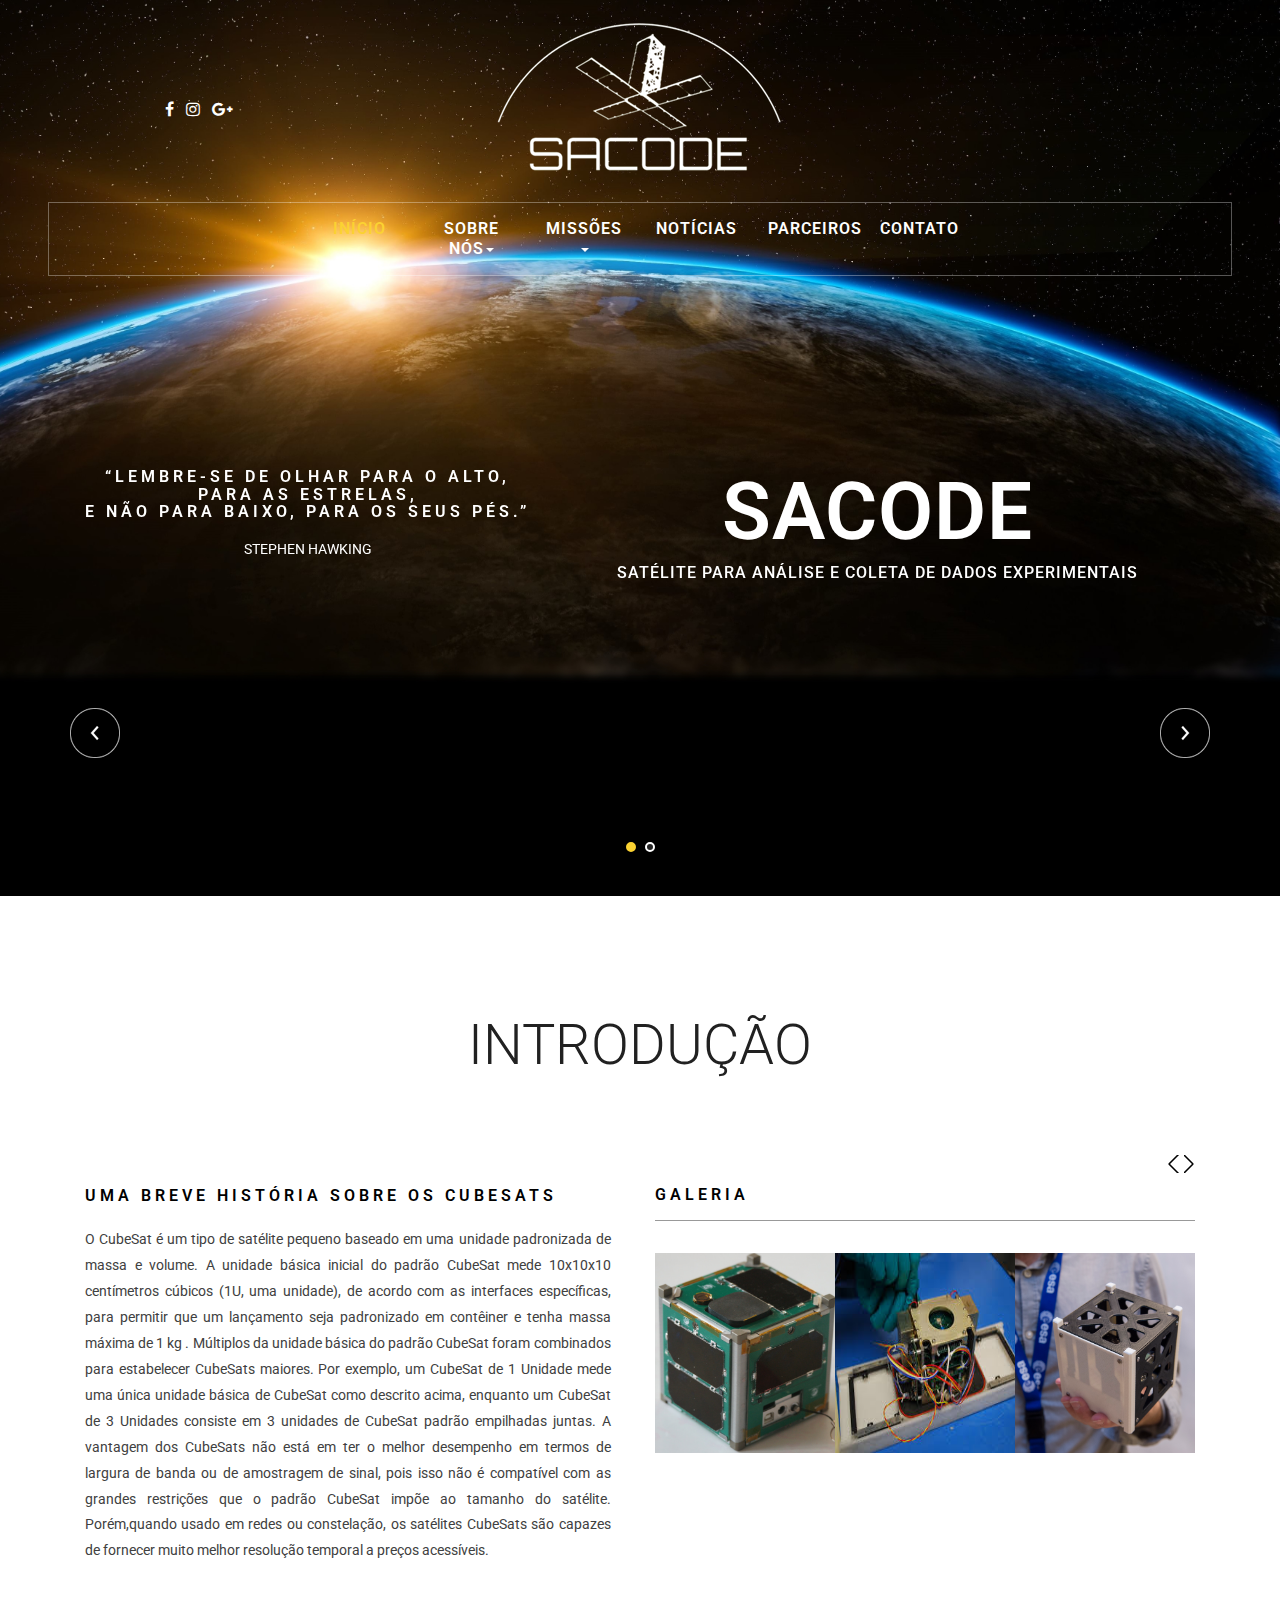
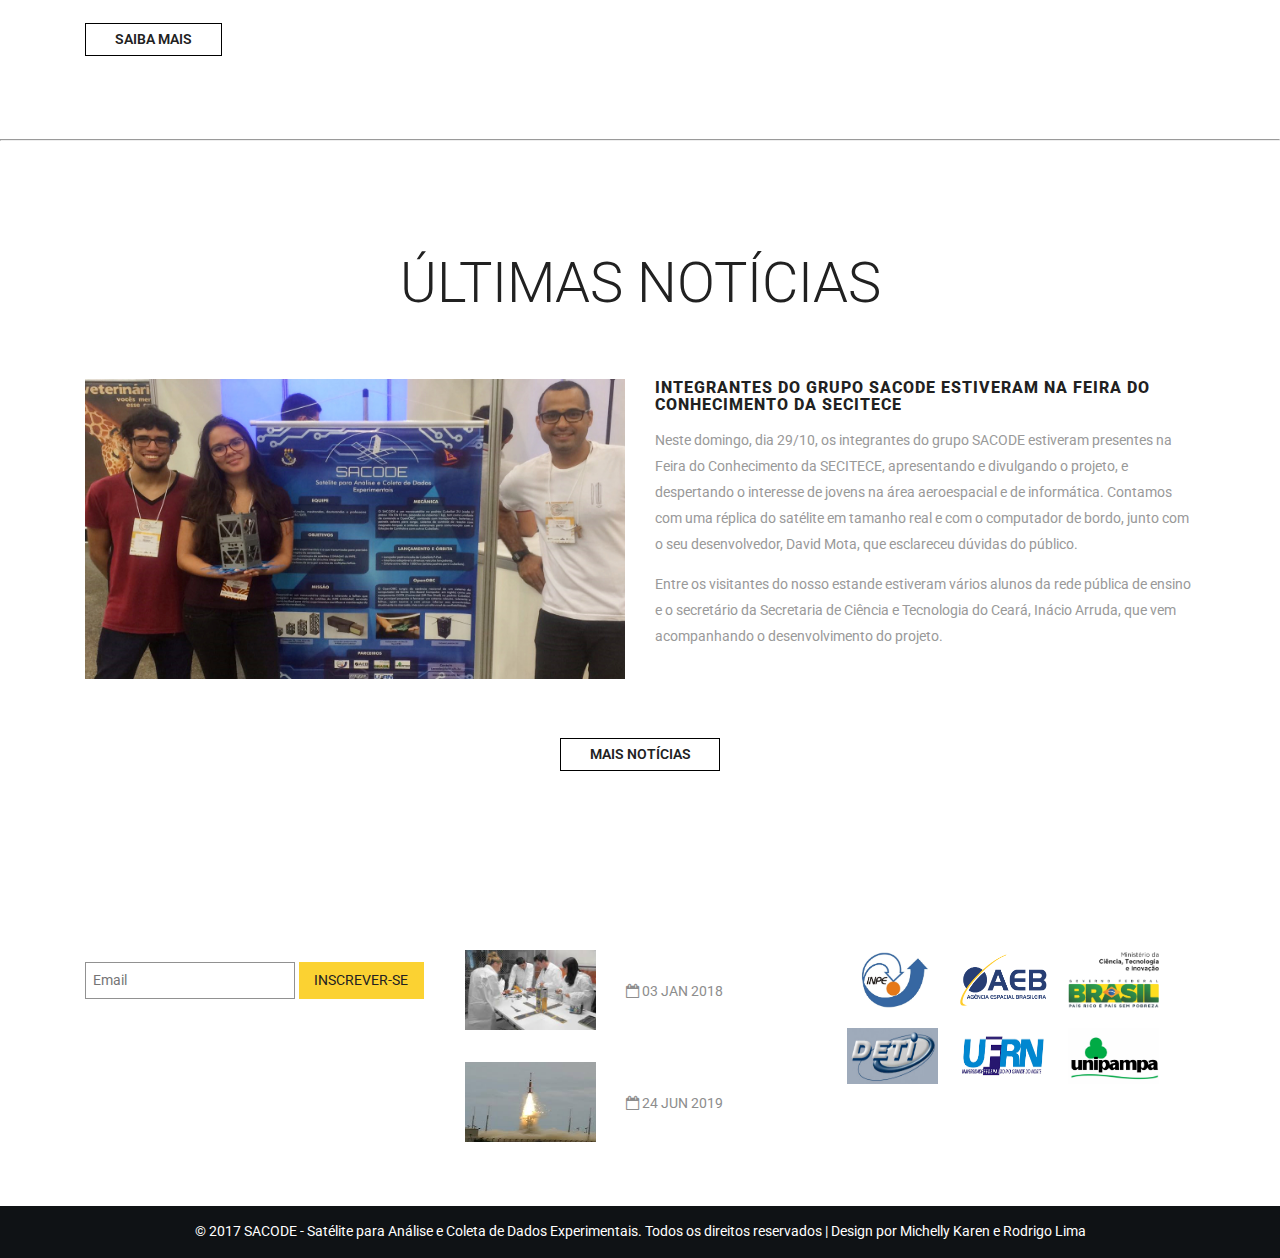
<file: SACODE/index.html>
<!DOCTYPE html>
<html lang="pt">
<head>
<!-- Google Tag Manager -->
<script>(function(w,d,s,l,i){w[l]=w[l]||[];w[l].push({'gtm.start':
new Date().getTime(),event:'gtm.js'});var f=d.getElementsByTagName(s)[0],
j=d.createElement(s),dl=l!='dataLayer'?'&l='+l:'';j.async=true;j.src=
'https://www.googletagmanager.com/gtm.js?id='+i+dl;f.parentNode.insertBefore(j,f);
})(window,document,'script','dataLayer','GTM-N66FXZ2');</script>
<!-- End Google Tag Manager -->
<script>
  (function(i,s,o,g,r,a,m){i['GoogleAnalyticsObject']=r;i[r]=i[r]||function(){
  (i[r].q=i[r].q||[]).push(arguments)},i[r].l=1*new Date();a=s.createElement(o),
  m=s.getElementsByTagName(o)[0];a.async=1;a.src=g;m.parentNode.insertBefore(a,m)
  })(window,document,'script','https://www.google-analytics.com/analytics.js','ga');

  ga('create', 'UA-104449611-1', 'auto');
  ga('send', 'pageview');

</script>
<title>SACODE - Satélite para Análise e Coleta de Dados Experimentais</title>
<link rel="icon" type="image/png" href="images/i.png" />
<meta name="viewport" content="width=device-width, initial-scale=1">
<meta charset="utf-8">
<meta name="keywords" content="SACODE, Satélite, Nano, NANOSATÉLITE, Lesc, Deti, CONASAT, NANOSAT"/>
<script type="application/-javascript"> addEventListener("load", function() { setTimeout(hideURLbar, 0); }, false); function hideURLbar(){ window.scrollTo(0,1); } </script>
<!-- bootstrap-css -->
<link href="css/bootstrap.css" rel="stylesheet" type="text/css" media="all" />
<!--// bootstrap-css -->
<!-- css -->
<link rel="stylesheet" href="css/style.css" type="text/css" media="all" />
<!--// css -->
<!-- font-awesome noticias -->
<link href="css/font-awesome.css" rel="stylesheet"> 
<!-- //font-awesome noticias -->
<link rel="stylesheet" href="css/flexslider.css" type="text/css" media="all" property="" /> 
<!-- font -->
<link href="//fonts.googleapis.com/css?family=Pacifico" rel="stylesheet">
<link href="//fonts.googleapis.com/css?family=Roboto:100,100i,300,300i,400,400i,500,500i,700,700i,900,900i" rel="stylesheet">
<!-- //font -->
<script src="js/jquery-1.11.1.min.js"></script>
<script src="js/bootstrap.js"></script>
<script type="text/javascript">
	jQuery(document).ready(function($) {
		$(".scroll").click(function(event){		
			event.preventDefault();
			$('html,body').animate({scrollTop:$(this.hash).offset().top},1000);
		});
	});
</script> 

</head>
<body>
	<!-- Google Tag Manager (noscript) -->
	<noscript><iframe src="https://www.googletagmanager.com/ns.html?id=GTM-N66FXZ2"
	height="0" width="0" style="display:none;visibility:hidden"></iframe></noscript>
	<!-- End Google Tag Manager (noscript) -->
	<div class="banner">
		<div class="header-top-grids">
			<div class="header">
					<div class="header-left">
						<div class="agileinfo-social-grids">
							<ul>
								<li><a href="https://www.facebook.com/sacode.lesc.ufc/?ref=br_rs" target="_blank"><i class="fa fa-facebook"></i></a></li>
								<li><a href="https://www.instagram.com/sacode.ufc/" target="_blank"><i class="fa fa-instagram"></i></a></li>
								<li><a href="mailto:sacode@lesc.ufc.br" target="_blank"><i class="fa fa-google-plus"></i></a></li>
								
							</ul>
						</div>
						<div class="logo">
						
								<a href="index.html"><img src="images/111.png"></a>
							
						</div>
						<div class="clearfix"> </div>
					</div>
			</div>
			<div class="top-nav">
				<div class="top-nav-info">
						<nav class="navbar navbar-default">
								<div class="navbar-header">
									<button type="button" class="navbar-toggle collapsed" data-toggle="collapse" data-target="#bs-example-navbar-collapse-1">
										<span class="sr-only">Toggle navigation</span>
										<span class="icon-bar"></span>
										<span class="icon-bar"></span>
										<span class="icon-bar"></span>
									</button>
								</div>
							
							<div class="collapse navbar-collapse" id="bs-example-navbar-collapse-1">
								<ul class="nav navbar-nav">
									<li><a class="active" href="index.html">INÍCIO</a></li>
									<li class="dropdown">
										<a href="membros.html" class="dropdown-toggle" data-hover="Pages" data-toggle="dropdown">SOBRE NÓS<b class="caret"></b></a>
										<ul class="dropdown-menu">
											<li><a href="historia.html">HISTÓRIA</a></li>
											<li><a href="membros.html">MEMBROS</a></li>
										</ul>
									</li>
									<li class="dropdown">
									<a href="missoes.html" class="dropdown-toggle" data-hover="Pages" data-toggle="dropdown">MISSÕES<b class="caret"></b></a>
										<ul class="dropdown-menu">
											<li><a href="contador.html">CONTAGEM REGRESSIVA</a></li>
											<li><a href="objetivos.html">PROJETOS</a></li>
										</ul>
									</li>
									<li><a href="noticias.html">NOTÍCIAS</a></li>
									<li><a href="parceiros.html">PARCEIROS</a></li>									
									<li><a href="contato.html">CONTATO</a></li>
								</ul>	
								<div class="clearfix"> </div>
							</div>
						</nav>		
				</div>
			</div>
		</div>
		<div class="header-bottom">
				<!-- sacode-slider -->
				<div class="sacode-slider">
					<div class="container">
						<div class="slider">
							<div class="callbacks_container">
								<ul class="rslides callbacks callbacks1" id="slider4">
									<li>	
										<div class="wthree-banner-grids">
											<div class="col-md-5 agileinfo-banner-right">
												<h5>“Lembre-se de olhar para o alto, para as estrelas, <br>e não para baixo, para os seus pés.”</h5>
												<p>Stephen Hawking</p>
											</div>
											<div class="col-md-7 agileits-banner-left">
												<h3>SACODE</h3>
												<h4>Satélite para Análise e Coleta de Dados Experimentais</h4>
											</div>
											<div class="clearfix"> </div>
										</div>
										<div class="banner-border"> </div>
									</li>
									<li>	
										<div class="wthree-banner-grids">
											<div class="col-md-5 agileinfo-banner-right">
												<h5>“Com o passar do tempo, esses artefatos se tornaram um padrão tecnológico espacial e abriram caminho para aplicações cientificas.”</h5>
												<p>Otávio Durão (Coordenador Inpe)</p>
											</div>
											<div class="col-md-7 agileits-banner-left">
												<h3>NANOSATÉLITE</h3>
												<h4>Satélite <br>na palma da mão </h4>
											</div>
											<div class="clearfix"> </div>
										</div>
										<div class="banner-border"> </div>
									</li>
								</ul>
							</div>
							<script src="js/responsiveslides.min.js"></script>
							<script>
								// You can also use "$(window).load(function() {"
								$(function () {
								  // Slideshow 4
								  $("#slider4").responsiveSlides({
									auto: true,
									pager:true,
									nav:true,
									speed: 600,
									namespace: "callbacks",
									before: function () {
									  $('.events').append("<li>before event fired.</li>");
									},
									after: function () {
									  $('.events').append("<li>after event fired.</li>");
									}
								  });
							
								});
							 </script>
							<!--banner Slider starts Here-->
						</div>
					</div>
				</div>
				<!-- //sacode-slider -->
		</div>
	</div>
	<!-- //banner -->
	<!-- historia us --> 
	<div class="historia-sacode">
		<div class="container">	
		<br>
			<div class="agileits-heading">
				<h2>Introdução</h2>
			</div>
			<br>
			<div class="historia-top-grids">
				<div class="col-md-6 s-historia-left">
					<h3>Uma breve história sobre os CubeSats</h3>
						<p align="justify" >O CubeSat é um tipo de satélite pequeno baseado em uma unidade padronizada de massa e volume.
						A unidade básica inicial do padrão CubeSat mede 10x10x10 centímetros cúbicos (1U, uma
						unidade), de acordo com as interfaces específicas, para permitir que um lançamento seja
						padronizado em contêiner e tenha massa máxima de 1 kg . Múltiplos da unidade básica do padrão
						CubeSat foram combinados para estabelecer CubeSats maiores. Por exemplo, um CubeSat de 1
						Unidade mede uma única unidade básica de CubeSat como descrito acima, enquanto um CubeSat
						de 3 Unidades consiste em 3 unidades de CubeSat padrão empilhadas juntas. 
						A vantagem dos CubeSats não está em ter o melhor desempenho
						em termos de largura de banda ou de amostragem de sinal, pois isso não é compatível
						com as grandes restrições que o padrão CubeSat impõe ao tamanho do satélite. Porém,quando usado
						em redes ou constelação, os satélites CubeSats são capazes de fornecer
						muito melhor resolução temporal a preços acessíveis.
						</p>
					<div class="sl-button">
						<a href="historia.html">Saiba Mais</a>
					</div>
				</div>


				<div class="col-md-6 agileits_updates_grid_right">
					<br>
					<h3>Galeria</h3>
					<ul id="flexiselDemo1">			
						<li>
							<img src="images/sat1.jpeg" alt=""  style="width:200px;height:200px;"/>
						</li>
						<li>
							<img src="images/sat2.jpg" alt=""  style="width:200px;height:200px;"/>
						</li>
						<li>
							<img src="images/sat6.jpg" alt="" style="width:200px;height:200px;"/>
						</li>
						<li>
							<img src="images/sat4.jpg" alt="" style="width:200px;height:200px;"/>
						</li>
						<li>
							<img src="images/sat5.jpg" alt="" style="width:200px;height:200px;"/>
						</li>
						<li>
							<img src="images/sat3.jpg" alt="" style="width:200px;height:200px;"/>
						</li>
					</ul>
					
				</div>
				<div class="clearfix"> </div>
			</div>
		</div>
	</div>
	<hr>
	<div class="services-bottom">
		<div class="container">
			<div class="agileits-heading">
				<h3>Últimas notícias</h3>
			</div>
			<div class="wthree-services-bottom-grids">
				<div class="col-md-6 wthree-services-left">
					<img src="images/n17.jpg" alt="" style="width:380x;height:300px;"/>
				</div>
				<div class="col-md-6 wthree-services-right">
					<div class="wthree-services-right-top">
						<a target="_blank" href="https://www.facebook.com/sacode.lesc.ufc/photos/pcb.448342942226431/448342868893105/?type=3">	<h4>Integrantes do grupo SACODE estiveram na Feira do Conhecimento da SECITECE</h4>
						</a>
						<p>Neste domingo, dia 29/10, os integrantes do grupo SACODE estiveram presentes na Feira do Conhecimento da SECITECE, apresentando e divulgando o projeto, e despertando o interesse de jovens na área aeroespacial e de informática. Contamos com uma réplica do satélite em tamanho real e com o computador de bordo, junto com o seu desenvolvedor, David Mota, que esclareceu dúvidas do público. </p> <p>Entre os visitantes do nosso estande estiveram vários alunos da rede pública de ensino e o secretário da Secretaria de Ciência e Tecnologia do Ceará, Inácio Arruda, que vem acompanhando o desenvolvimento do projeto.

 						</p>
					</div>
				</div>
				<div class="clearfix"> </div>
				<center><div class="sl-button">
						<a href="noticias.html">Mais Notícias</a>
				</div></center>
			</div>
		</div>
	</div>
	<!-- //services-bottom -->
	<!-- footer -->
	<footer class="jarallax">
		<div class="container">
			<div class="agile-footer-grids">
				<div class="col-md-4 agile-footer-grid">
					<h4></h4>
					<div class="agile-footer-info">
						<p> </p>
						<h5>Inscreva-se</h5>
						<form action="#" method="post">
							<input type="email" name="Email" placeholder="Email" required="">
							<input type="submit" value="Inscrever-se">
						</form>
					</div>
				</div>
				<div class="col-md-4 agile-footer-grid">
					<h4>Eventos previstos</h4>
					<div class="agile-post-grids">
						<div class="agile-post-grid">
							<div class="col-md-5 agile-post-left">
								<a href="noticias.html">
									<img src="images/Missao1.jpg" alt="" style="width:100x;height:80px;">
								</a>
							</div>
							<div class="col-md-7 agile-post-right">
								<h5><a href="noticias.html">Montagem do satélite</a></h5>
								<p><i class="fa fa-calendar-o" aria-hidden="true"></i> 03 Jan 2018</p>
							</div>
							<div class="clearfix"> </div>
						</div>
						<div class="agile-post-grid">
							<div class="col-md-5 agile-post-left">
								<a href="noticias.html">
									<img src="images/Missao2.jpg" alt="" style="width:100x;height:80px;">
								</a>
							</div>
							<div class="col-md-7 agile-post-right">
								<h5><a href="noticias.html">Lançamento</a></h5>
								<p><i class="fa fa-calendar-o" aria-hidden="true"></i> 24 Jun 2019</p>
							</div>
							<div class="clearfix"> </div>
						</div>
					</div>
				</div>
				<div class="col-md-4 agile-footer-grid">
					<h4>Principais Parceiros</h4>
					<div class="popular-grids">
						<div class="popular-grid">
							<a href="parceiros.html"><img src="images/Parceiro1.jpeg" alt="" style="width:150x;height:60px;"></a>
						</div>
						<div class="popular-grid">
							<a href="parceiros.html"><img src="images/Parceiro2.jpeg" alt="" style="width:150x;height:60px;"></a>
						</div>
						<div class="popular-grid">
							<a href="parceiros.html"><img src="images/Parceiro3.jpeg" alt="" style="width:150x;height:60px;"></a>
						</div>
						<div class="clearfix"> </div>
					</div>
					<div class="popular-grids">
						<div class="popular-grid">
							<a href="parceiros.html"><img src="images/Parceiro4.jpeg" alt="" style="width:150x;height:60px;"></a>
						</div>
						<div class="popular-grid">
							<a href="parceiros.html"><img src="images/Parceiro5.jpeg" alt="" style="width:150x;height:60px;"></a>
						</div>
						<div class="popular-grid">
							<a href="parceiros.html"><img src="images/Parceiro6.jpeg" alt="" style="width:150x;height:60px;"></a>
						</div>
						<div class="clearfix"> </div>
					</div>
				</div>
				<div class="clearfix"> </div>
			</div>
		</div>
	</footer>
	<!-- //footer -->
	<!-- copyright -->
	<div class="agileits-sacode">
		<div class="container">
			<p>© 2017 SACODE - Satélite para Análise e Coleta de Dados Experimentais. Todos os direitos reservados | Design por <a href="https://www.facebook.com/michelly.karen.com.br" target="_blank" onClick="javascript:window.open('http://facebook.com/rlima1941')"> Michelly Karen e Rodrigo Lima</a></p>
		</div>
	</div>
	<!-- //copyright -->

	<script src="js/responsiveslides.min.js"></script>
	<script src="js/jarallax.js"></script>
	<script src="js/SmoothScroll.min.js"></script>
	<script type="text/javascript">
		/* init Jarallax */
		$('.jarallax').jarallax({
			speed: 0.5,
			imgWidth: 1366,
			imgHeight: 768
		})
	</script>
	<script type="text/javascript" src="js/move-top.js"></script>
	<script type="text/javascript" src="js/easing.js"></script>
	<!-- here stars scrolling icon -->
	<script type="text/javascript">
		$(document).ready(function() {
			/*
				var defaults = {
				containerID: 'toTop', // fading element id
				containerHoverID: 'toTopHover', // fading element hover id
				scrollSpeed: 1200,
				easingType: 'linear' 
				};
			*/
								
			$().UItoTop({ easingType: 'easeOutQuart' });
								
			});
	</script>
	<!-- //here ends scrolling icon -->
	 <script type="text/javascript">
							$(window).load(function() {
								$("#flexiselDemo1").flexisel({
									visibleItems:3,
									animationSpeed: 1000,
									autoPlay: true,
									autoPlaySpeed: 3000,    		
									pauseOnHover: true,
									enableResponsiveBreakpoints: true,
									responsiveBreakpoints: { 
										portrait: { 
											changePoint:480,
											visibleItems: 1
										}, 
										landscape: { 
											changePoint:640,
											visibleItems:2
										},
										tablet: { 
											changePoint:768,
											visibleItems: 3
										}
									}
								});
								
							});
					</script>
					<script type="text/javascript" src="js/jquery.flexisel.js"></script>
</body>	
</html>
</file>
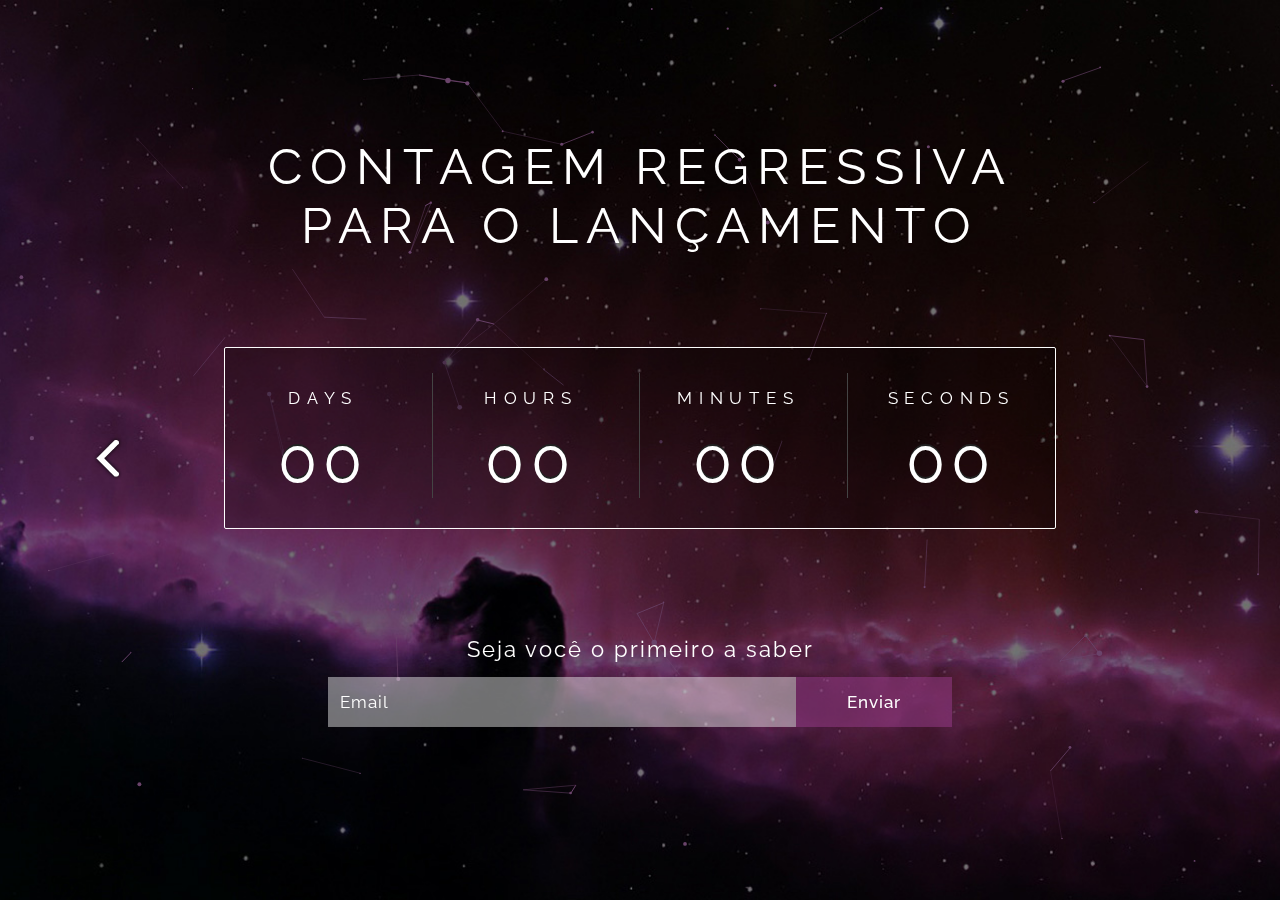
<file: SACODE/contador.html>
<!DOCTYPE html>
<!-- Html -->
<html lang="pt">
<!-- Head -->
<head>
<title>SACODE: Contagem Regressiva</title>
<link rel="icon" type="image/png" href="images/i.png" />
	<!-- Meta tags -->
		<meta name="viewport" content="width=device-width, initial-scale=1" />
		<meta http-equiv="Content-Type" content="text/html; charset=utf-8" />
		<meta name="keywords" content="Awesome Coming Soon Widget Responsive Widget, Audio and Video players, Login Form Web Template, Flat Pricing Tables, Flat Drop-Downs, Sign-Up Web Templates, Flat Web Templates, Login Sign-up Responsive Web Template, Smartphone Compatible Web Template, Free Web Designs for Nokia, Samsung, LG, Sony Ericsson, Motorola Web Design" />
		<script type="application/x-javascript"> addEventListener("load", function() { setTimeout(hideURLbar, 0); }, false); function hideURLbar(){ window.scrollTo(0,1); } </script>
	<!-- Meta tags -->
		<link href="css/cstyle.css" rel="stylesheet" type="text/css" media="all" /><!-- stylesheet -->      
		<script type="text/javascript" src="js/cjquery-2.1.4.min.js"></script><!-- Supportive-JavaScript -->
	<!--fonts-->
		<link href="//fonts.googleapis.com/css?family=Raleway:100,100i,200,200i,300,300i,400,400i,500,500i,600,600i,700,700i,800,800i,900,900i&subset=latin-ext" rel="stylesheet">
	<!--/fonts-->
</head>
<!-- //Head -->
<!-- Body -->
  <body>


	<!-- main-section -->
		<div class="container demo-1">
			<div class="content">


			
				<div id="large-header" class="large-header">
					<canvas id="myCanvas"></canvas>

					<div class="main-title">
					 	<div class="botaovoltar">
							<a href="index.html"> <img src="images/prev.png"> </a>
						</div>
						<h1>CONTAGEM REGRESSIVA PARA O LANÇAMENTO</h1>
						<div class="demo2"></div>
						<!--newsletter-->
						<div class="contador-newsletter">
						<h2>Seja você o primeiro a saber</h2>
						  <form action="#" method="post">
							<input type="email" name="email" required="" placeholder="Email" />
							<input type="submit" value="Enviar" />
							<div class="clear"></div>
						  </form>
						</div>
					<!--//newsletter-->
				
					</div>

				</div>

			</div>
		</div>
		<!-- /main-section -->
	<!-- Counter required files -->
		<link rel='stylesheet' href='css/dscountdown.css' type='text/css' media='all' />
		<script type="text/javascript" src="js/cdscountdown.min.js"></script>
		<script src="js/demo-2.js"></script>
		<script>
			jQuery(document).ready(function($){						
				$('.demo2').dsCountDown({
					endDate: new Date("July 24, 2019 23:59:00"),
					theme: 'black'
					});								
			});
		</script>
	<!-- //Counter required files -->
	<!-- particles effect -->
		<script src="js/particles.min.js"></script>
		<script>
		  window.onload = function() {
			Particles.init({
			  selector: '#myCanvas',
			  color: '#6a446b',
			  connectParticles: true,
			  minDistance: 70
			});
		  };
		</script>
	<!-- //particles effect -->
  </body>
<!-- //Body -->
</html>
<!-- //Html -->
</file>
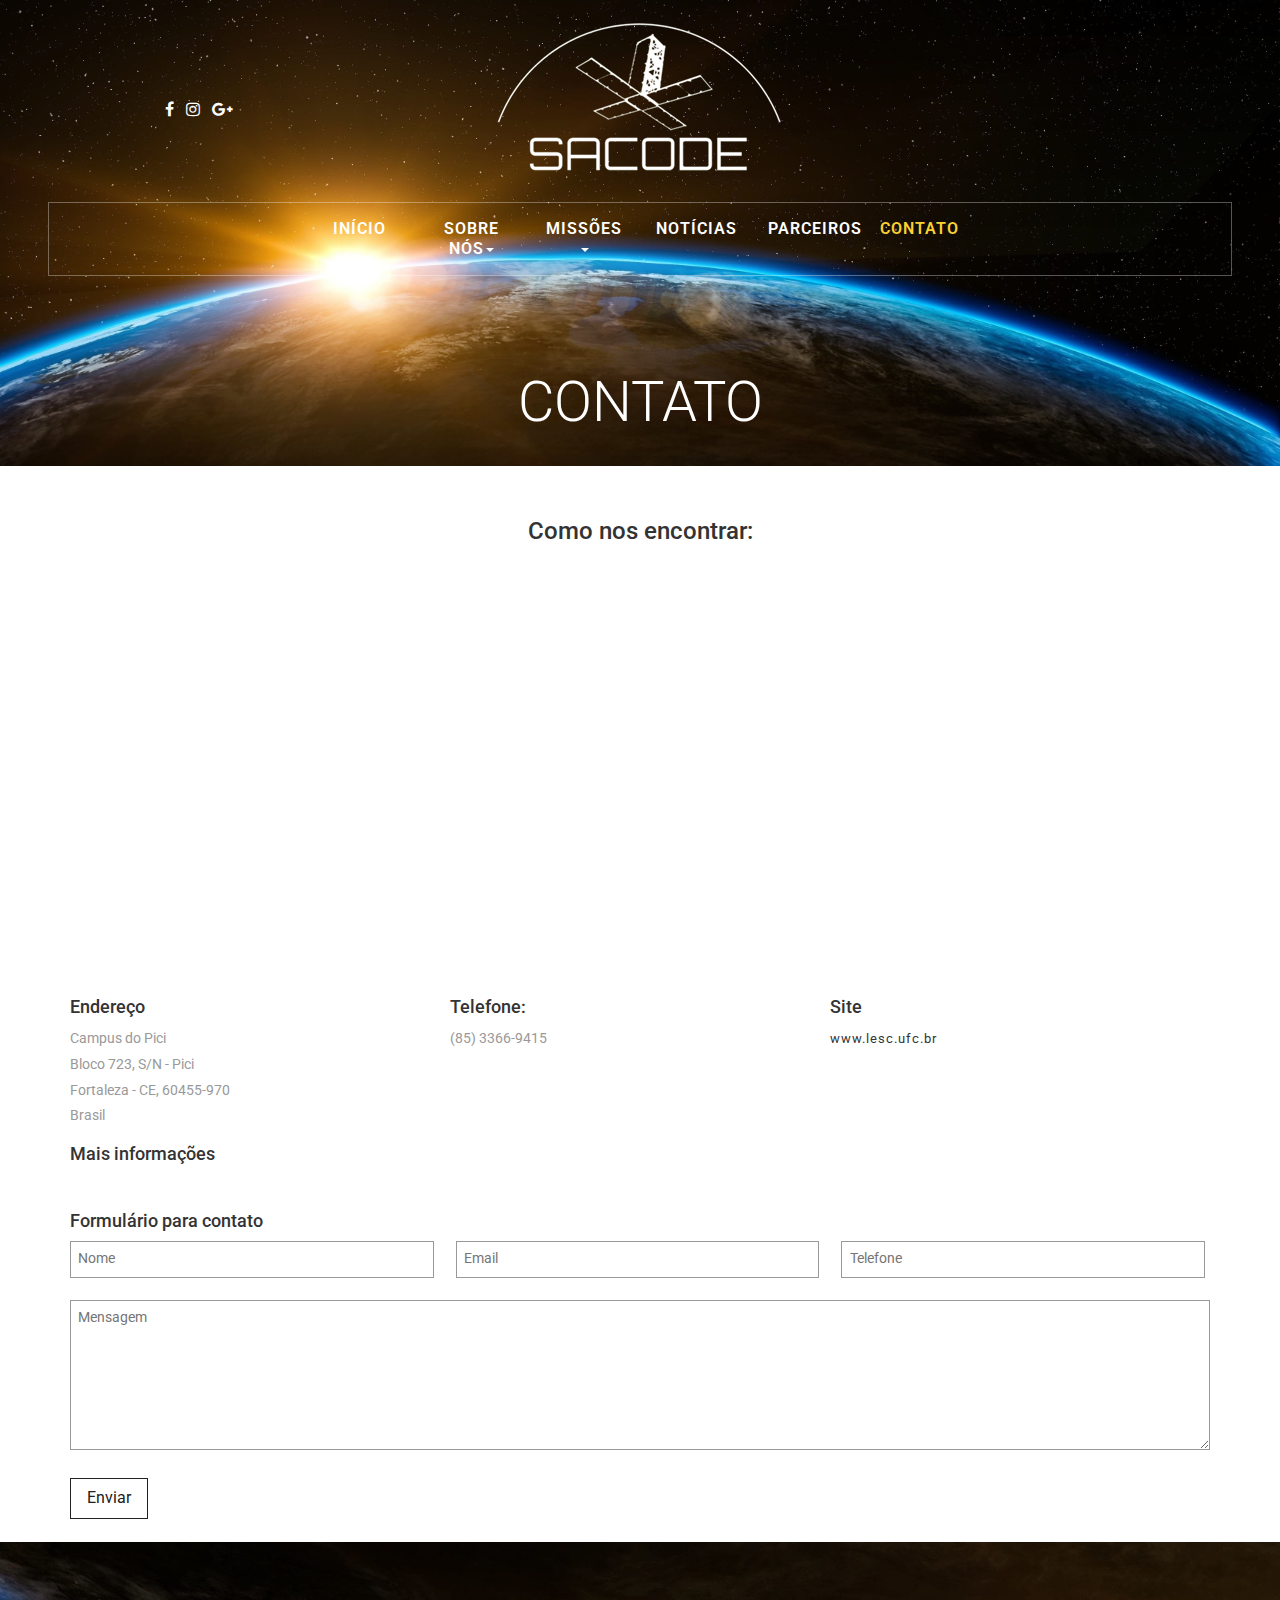
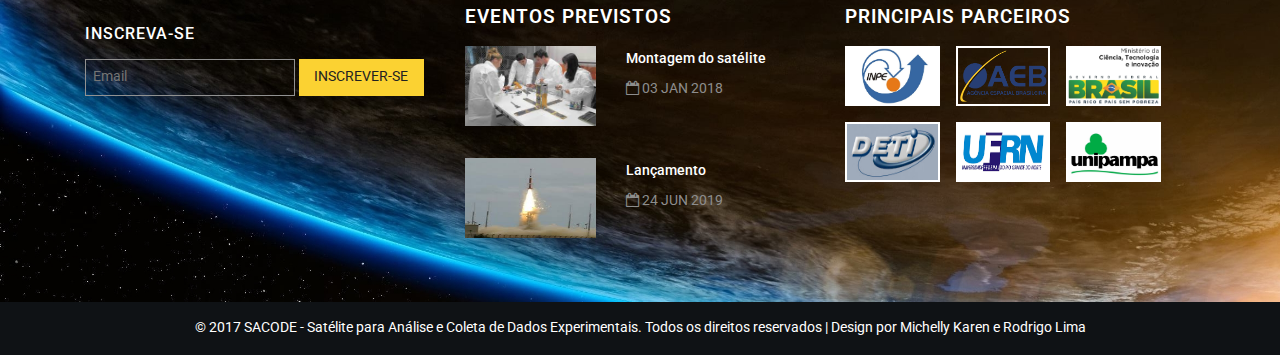
<file: SACODE/contato.html>
<!DOCTYPE html>
<html lang="pt">
<head>

<script>
  (function(i,s,o,g,r,a,m){i['GoogleAnalyticsObject']=r;i[r]=i[r]||function(){
  (i[r].q=i[r].q||[]).push(arguments)},i[r].l=1*new Date();a=s.createElement(o),
  m=s.getElementsByTagName(o)[0];a.async=1;a.src=g;m.parentNode.insertBefore(a,m)
  })(window,document,'script','https://www.google-analytics.com/analytics.js','ga');

  ga('create', 'UA-104449611-1', 'auto');
  ga('send', 'pageview');

</script>
<title>SACODE - Satélite para Análise e Coleta de Dados Experimentais</title>
<link rel="icon" type="image/png" href="images/i.png" />
<meta name="viewport" content="width=device-width, initial-scale=1">
<meta charset="utf-8">
<meta name="keywords" content="SACODE, Satélite, Nano, NANOSATÉLITE, Lesc, Deti, CONASAT, NANOSAT"/>
<script type="application/x-javascript"> addEventListener("load", function() { setTimeout(hideURLbar, 0); }, false); function hideURLbar(){ window.scrollTo(0,1); } </script>
<!-- bootstrap-css -->
<link href="css/bootstrap.css" rel="stylesheet" type="text/css" media="all" />
<!--// bootstrap-css -->
<!-- css -->
<link rel="stylesheet" href="css/style.css" type="text/css" media="all" />
<!--// css -->
<!-- font-awesome noticias -->
<link href="css/font-awesome.css" rel="stylesheet"> 
<!-- //font-awesome noticias -->
<!-- font -->
<link href="//fonts.googleapis.com/css?family=Pacifico" rel="stylesheet">
<link href="//fonts.googleapis.com/css?family=Roboto:100,100i,300,300i,400,400i,500,500i,700,700i,900,900i" rel="stylesheet">
<!-- //font -->
<script src="js/jquery-1.11.1.min.js"></script>
<script src="js/bootstrap.js"></script>
<script type="text/javascript">
	jQuery(document).ready(function($) {
		$(".scroll").click(function(event){		
			event.preventDefault();
			$('html,body').animate({scrollTop:$(this.hash).offset().top},1000);
		});
	});
</script> 

</head>
<body>
	<div class="banner">
		<div class="header-top-grids">
			<div class="header">
					<div class="header-left">
						<div class="agileinfo-social-grids">
							<ul>
								<li><a href="https://www.facebook.com/sacode.lesc.ufc/?ref=br_rs" target="_blank"><i class="fa fa-facebook"></i></a></li>
								<li><a href="https://www.instagram.com/sacode.ufc/" target="_blank"><i class="fa fa-instagram"></i></a></li>
								<li><a href="mailto:sacode@lesc.ufc.br" target="_blank"><i class="fa fa-google-plus"></i></a></li>
							</ul>
						</div>
						<div class="logo">
						
								<a href="index.html"><img src="images/111.png"></a>
							
						</div>
						
						<div class="clearfix"> </div>
					</div>
			</div>
			<div class="top-nav">
				<div class="top-nav-info">
						<nav class="navbar navbar-default">
								<div class="navbar-header">
									<button type="button" class="navbar-toggle collapsed" data-toggle="collapse" data-target="#bs-example-navbar-collapse-1">
										<span class="sr-only">Toggle navigation</span>
										<span class="icon-bar"></span>
										<span class="icon-bar"></span>
										<span class="icon-bar"></span>
									</button>
								</div>
							<!-- Collect the nav links, forms, and other content for toggling -->
							<div class="collapse navbar-collapse" id="bs-example-navbar-collapse-1">
								<ul class="nav navbar-nav">
									<li><a href="index.html">INÍCIO</a></li>
									<li class="dropdown">
										<a href="membros.html" class="dropdown-toggle" data-hover="Pages" data-toggle="dropdown">SOBRE NÓS<b class="caret"></b></a>
										<ul class="dropdown-menu">
											<li><a href="historia.html">HISTÓRIA</a></li>
											<li><a href="membros.html">MEMBROS</a></li>
										</ul>
									</li>
									<li class="dropdown">
									<a href="missoes.html" class="dropdown-toggle" data-hover="Pages" data-toggle="dropdown">MISSÕES<b class="caret"></b></a>
										<ul class="dropdown-menu">
											<li><a href="contador.html">CONTAGEM REGRESSIVA</a></li>
											<li><a href="objetivos.html">PROJETOS</a></li>
										</ul>
									</li>
									<li><a href="noticias.html">NOTÍCIAS</a></li>
									<li><a href="parceiros.html">PARCEIROS</a></li>									
									<li><a class="active" href="contato.html">CONTATO</a></li>
								</ul>	
								<div class="clearfix"> </div>
							</div>	
						</nav>		
				</div>
			</div>
		</div>

		<div class="header-bottom">
			<div class="container">
				<div class="wthree-heading">
					<h2>CONTATO</h2>
				</div>
			</div>
		</div>
	</div>
	<!-- //banner -->
	<!-- contato -->
	<div class="contato">
		<div class="container">
			<div class="map">
				<h3><center>Como nos encontrar:</center></h3>
				<iframe src="https://www.google.com/maps/embed?pb=!1m14!1m8!1m3!1d15925.197983176628!2d-38.577938!3d-3.7447964!3m2!1i1024!2i768!4f13.1!3m3!1m2!1s0x0%3A0x3d1d81477aa6093f!2sLESC+-+Laborat%C3%B3rio+de+Engenharia+de+Sistemas+de+Computa%C3%A7%C3%A3o+-+UFC!5e0!3m2!1spt-BR!2sbr!4v1496255646214" width="600" height="450" frameborder="0" style="border:0" allowfullscreen></iframe>
			</div>
			
			<div class="address">
				<div class="col-sm-4 address-grids">
					<h4>Endereço</h4>
					<ul>
						<li><p>Campus do Pici<br>
							   Bloco 723, S/N - Pici<br>
							   Fortaleza - CE, 60455-970<br>
							   Brasil
						</li>
					</ul>
				</div>
				<div class="col-sm-4 address-grids">
					<h4>Telefone:</h4>
					<p>(85) 3366-9415</p>
				</div>
				<div class="col-sm-4 address-grids">
					<h4>Site</h4>
					<p><a href="https://www.lesc.ufc.br">www.lesc.ufc.br</a></p>
				</div>
				<div class="clearfix"> </div>
			</div>
			
			<div class="contato-infom">
				<h4>Mais informações</h4>
			</div>	
			<div class="contact-form">
				<h4>Formulário para contato</h4>
				<form action="#" method="post">
					<input type="text" placeholder="Nome" required="">
					<input type="email" placeholder="Email" required="">
					<input type="text" placeholder="Telefone" required="">
					<textarea placeholder="Mensagem" required=""></textarea>
					<button class="btn1">Enviar</button>
				</form>
			</div>
		</div>
	</div><br>
	<!-- //contato -->
	<!-- footer -->
	<footer class="jarallax">
		<div class="container">
			<div class="agile-footer-grids">
				<div class="col-md-4 agile-footer-grid">
					<h4></h4>
					<div class="agile-footer-info">
						<p> </p>
						<h5>Inscreva-se</h5>
						<form action="#" method="post">
							<input type="email" name="Email" placeholder="Email" required="">
							<input type="submit" value="Inscrever-se">
						</form>
					</div>
				</div>
				<div class="col-md-4 agile-footer-grid">
					<h4>Eventos previstos</h4>
					<div class="agile-post-grids">
						<div class="agile-post-grid">
							<div class="col-md-5 agile-post-left">
								<a href="noticias.html">
									<img src="images/Missao1.jpg" alt="" style="width:100x;height:80px;">
								</a>
							</div>
							<div class="col-md-7 agile-post-right">
								<h5><a href="noticias.html">Montagem do satélite</a></h5>
								<p><i class="fa fa-calendar-o" aria-hidden="true"></i> 03 Jan 2018</p>
							</div>
							<div class="clearfix"> </div>
						</div>
						<div class="agile-post-grid">
							<div class="col-md-5 agile-post-left">
								<a href="noticias.html">
									<img src="images/Missao2.jpg" alt="" style="width:100x;height:80px;">
								</a>
							</div>
							<div class="col-md-7 agile-post-right">
								<h5><a href="noticias.html">Lançamento</a></h5>
								<p><i class="fa fa-calendar-o" aria-hidden="true"></i> 24 Jun 2019</p>
							</div>
							<div class="clearfix"> </div>
						</div>
					</div>
				</div>
				<div class="col-md-4 agile-footer-grid">
					<h4>Principais Parceiros</h4>
					<div class="popular-grids">
						<div class="popular-grid">
							<a href="parceiros.html"><img src="images/Parceiro1.jpeg" alt="" style="width:150x;height:60px;"></a>
						</div>
						<div class="popular-grid">
							<a href="parceiros.html"><img src="images/Parceiro2.jpeg" alt="" style="width:150x;height:60px;"></a>
						</div>
						<div class="popular-grid">
							<a href="parceiros.html"><img src="images/Parceiro3.jpeg" alt="" style="width:150x;height:60px;"></a>
						</div>
						<div class="clearfix"> </div>
					</div>
					<div class="popular-grids">
						<div class="popular-grid">
							<a href="parceiros.html"><img src="images/Parceiro4.jpeg" alt="" style="width:150x;height:60px;"></a>
						</div>
						<div class="popular-grid">
							<a href="parceiros.html"><img src="images/Parceiro5.jpeg" alt="" style="width:150x;height:60px;"></a>
						</div>
						<div class="popular-grid">
							<a href="parceiros.html"><img src="images/Parceiro6.jpeg" alt="" style="width:150x;height:60px;"></a>
						</div>
						<div class="clearfix"> </div>
					</div>
				</div>
				<div class="clearfix"> </div>
			</div>
		</div>
	</footer>
	<!-- //footer -->
	<!-- copyright -->
	<div class="agileits-sacode">
		<div class="container">
			<p>© 2017 SACODE - Satélite para Análise e Coleta de Dados Experimentais. Todos os direitos reservados | Design por <a>Michelly Karen e Rodrigo Lima</a></p>
		</div>
	</div>
	<!-- //copyright -->
	<script src="js/SmoothScroll.min.js"></script>
	<script type="text/javascript" src="js/move-top.js"></script>
	<script type="text/javascript" src="js/easing.js"></script>
	<!-- here stars scrolling icon -->
	<script type="text/javascript">
		$(document).ready(function() {
			/*
				var defaults = {
				containerID: 'toTop', // fading element id
				containerHoverID: 'toTopHover', // fading element hover id
				scrollSpeed: 1200,
				easingType: 'linear' 
				};
			*/
								
			$().UItoTop({ easingType: 'easeOutQuart' });
								
			});
	</script>
	<!-- //here ends scrolling icon -->
</body>	
</html>
</file>
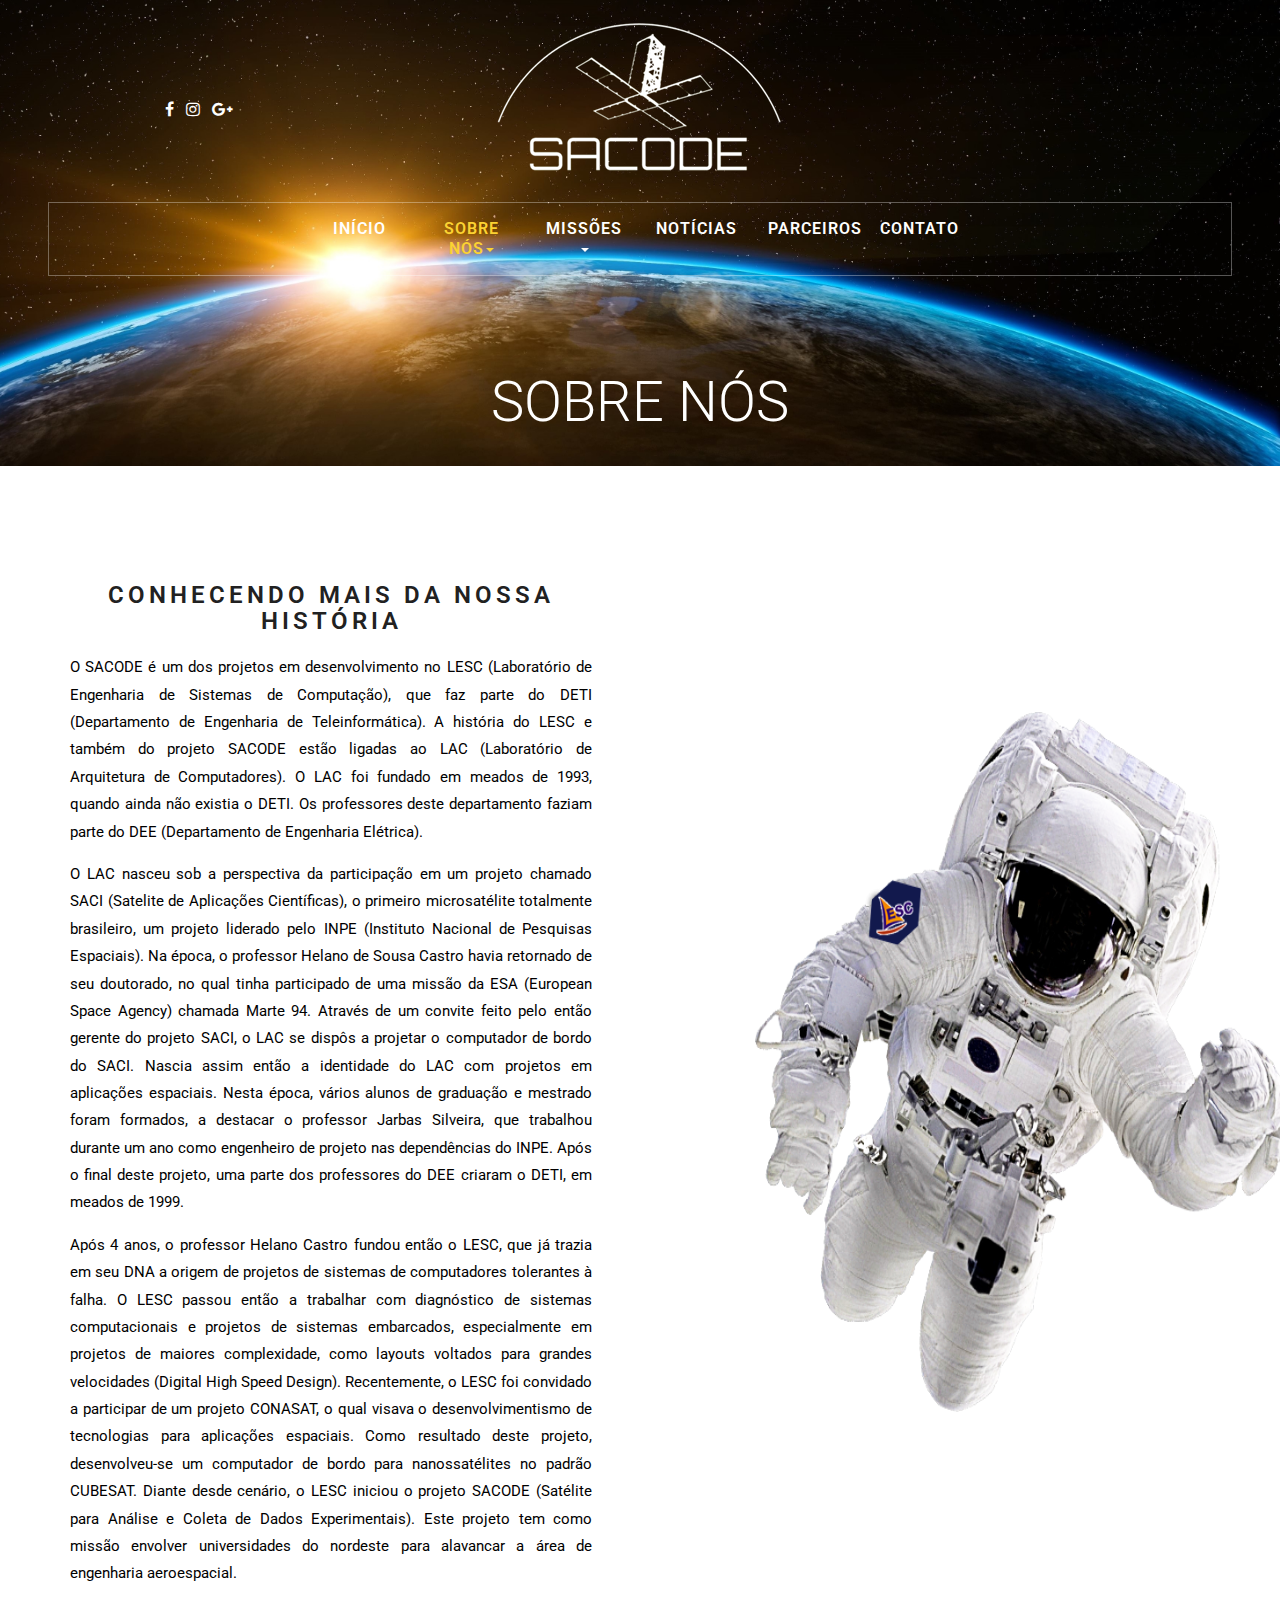
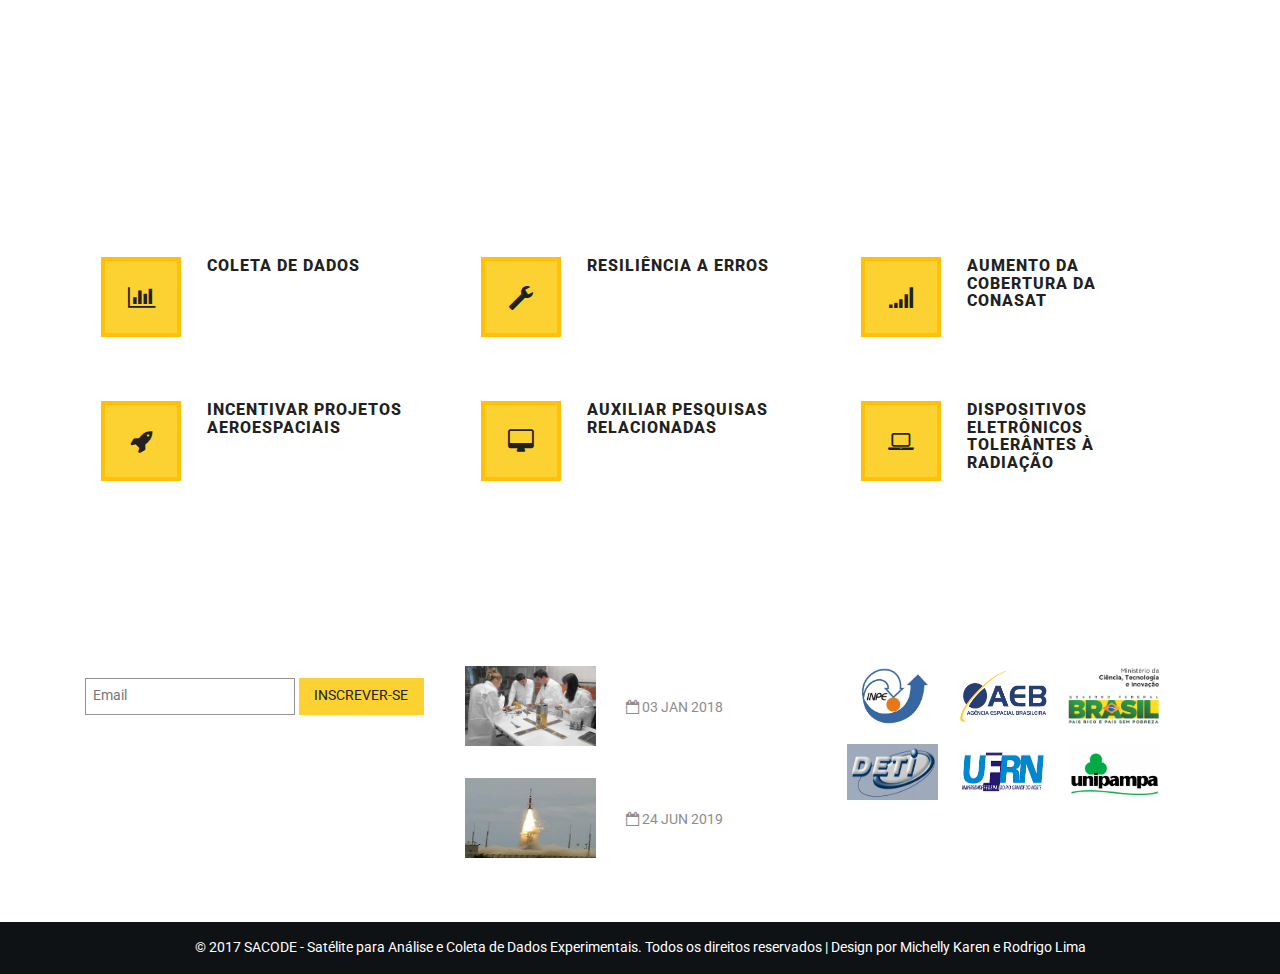
<file: SACODE/historia.html>
<!DOCTYPE html>
<html lang="pt">
<head>

<script>
  (function(i,s,o,g,r,a,m){i['GoogleAnalyticsObject']=r;i[r]=i[r]||function(){
  (i[r].q=i[r].q||[]).push(arguments)},i[r].l=1*new Date();a=s.createElement(o),
  m=s.getElementsByTagName(o)[0];a.async=1;a.src=g;m.parentNode.insertBefore(a,m)
  })(window,document,'script','https://www.google-analytics.com/analytics.js','ga');

  ga('create', 'UA-104449611-1', 'auto');
  ga('send', 'pageview');

</script>
<title>SACODE - Satélite para Análise e Coleta de Dados Experimentais</title>
<link rel="icon" type="image/png" href="images/i.png" />
<meta name="viewport" content="width=device-width, initial-scale=1">
<meta charset="utf-8">
<meta name="keywords" content="SACODE, Satélite, Nano, NANOSATÉLITE, Lesc, Deti, CONASAT, NANOSAT"/>
<script type="application/x-javascript"> addEventListener("load", function() { setTimeout(hideURLbar, 0); }, false); function hideURLbar(){ window.scrollTo(0,1); } </script>
<!-- bootstrap-css -->
<link href="css/bootstrap.css" rel="stylesheet" type="text/css" media="all" />
<!--// bootstrap-css -->
<!-- css -->
<link rel="stylesheet" href="css/style.css" type="text/css" media="all" />
<!--// css -->
<!-- font-awesome noticias -->
<link href="css/font-awesome.css" rel="stylesheet"> 
<!-- //font-awesome noticias -->
<!-- font -->
<link href="//fonts.googleapis.com/css?family=Pacifico" rel="stylesheet">
<link href="//fonts.googleapis.com/css?family=Roboto:100,100i,300,300i,400,400i,500,500i,700,700i,900,900i" rel="stylesheet">
<!-- //font -->
<script src="js/jquery-1.11.1.min.js"></script>
<script src="js/bootstrap.js"></script>
<script type="text/javascript">
	jQuery(document).ready(function($) {
		$(".scroll").click(function(event){		
			event.preventDefault();
			$('html,body').animate({scrollTop:$(this.hash).offset().top},1000);
		});
	});
</script> 

</head>
<body>
<!-- banner -->
	<div class="banner">
		<div class="header-top-grids">
			<div class="header">
					<div class="header-left">
						<div class="agileinfo-social-grids">
							<ul>
								<li><a href="https://www.facebook.com/sacode.lesc.ufc/?ref=br_rs" target="_blank"><i class="fa fa-facebook"></i></a></li>
								<li><a href="https://www.instagram.com/sacode.ufc/" target="_blank"><i class="fa fa-instagram"></i></a></li>
								<li><a href="mailto:sacode@lesc.ufc.br" target="_blank"><i class="fa fa-google-plus"></i></a></li>
							</ul>
						</div>
						<div class="logo">
						
								<a href="index.html"><img src="images/111.png"></a>
							
						</div>
						
						<div class="clearfix"> </div>
					</div>
			</div>
			<div class="top-nav">
				<div class="top-nav-info">
						<nav class="navbar navbar-default">
								<div class="navbar-header">
									<button type="button" class="navbar-toggle collapsed" data-toggle="collapse" data-target="#bs-example-navbar-collapse-1">
										<span class="sr-only">Toggle navigation</span>
										<span class="icon-bar"></span>
										<span class="icon-bar"></span>
										<span class="icon-bar"></span>
									</button>
								</div>
							<!-- Collect the nav links, forms, and other content for toggling -->
							<div class="collapse navbar-collapse" id="bs-example-navbar-collapse-1">
								<ul class="nav navbar-nav">
									<li><a href="index.html">INÍCIO</a></li>
									<li class="dropdown">
										<a class="active" href="membros.html" class="dropdown-toggle" data-hover="Pages" data-toggle="dropdown">SOBRE NÓS<b class="caret"></b></a>
										<ul class="dropdown-menu">
											<li><a href="historia.html">HISTÓRIA</a></li>
											<li><a href="membros.html">MEMBROS</a></li>
										</ul>
									</li>
									<li class="dropdown">
									<a href="missoes.html" class="dropdown-toggle" data-hover="Pages" data-toggle="dropdown">MISSÕES<b class="caret"></b></a>
										<ul class="dropdown-menu">
											<li><a href="contador.html">CONTAGEM REGRESSIVA</a></li>
											<li><a href="objetivos.html">PROJETOS</a></li>
										</ul>
									</li>
									<li><a href="noticias.html">NOTÍCIAS</a></li>
									<li><a href="parceiros.html">PARCEIROS</a></li>									
									<li><a href="contato.html">CONTATO</a></li>
								</ul>	
								<div class="clearfix"> </div>
							</div>	
						</nav>		
				</div>
			</div>
		</div>
		<div class="header-bottom">
			<div class="container">
				<div class="wthree-heading">
					<h2>SOBRE NÓS</h2>
				</div>
			</div>
		</div>
	</div>
	<!-- //banner -->
	<!-- historia -->
	<!-- courses -->
	<div class="courses">
		<div class="container"> 
			<div class="agileits_sacode_team_grids sls_courses_grids">
				<div class="col-md-6 sls_banner_bottom_left sls_courses_left">
						<div class="sls_courses_left_grid">
							<h2>Conhecendo mais da nossa história</h2>
							<p>O SACODE é um dos projetos em desenvolvimento no LESC (Laboratório de Engenharia de Sistemas de Computação), que faz parte do DETI (Departamento de Engenharia de Teleinformática). A história do LESC e também do projeto SACODE estão ligadas ao LAC (Laboratório de Arquitetura de Computadores). O LAC foi fundado em meados de 1993, quando ainda não existia o DETI. Os professores deste departamento faziam parte do DEE (Departamento de Engenharia Elétrica). </p><p>O LAC nasceu sob a perspectiva da participação em um projeto chamado SACI (Satelite de Aplicações Científicas), o primeiro microsatélite totalmente brasileiro, um projeto liderado pelo INPE (Instituto Nacional de Pesquisas Espaciais). Na época, o professor Helano de Sousa Castro havia retornado de seu doutorado, no qual tinha participado de uma missão da ESA (European Space Agency) chamada Marte 94. Através de um convite feito pelo então gerente do projeto SACI, o LAC se dispôs a projetar o computador de bordo do SACI. Nascia assim então a identidade do LAC com projetos em aplicações espaciais. Nesta época, vários alunos de graduação e mestrado foram formados, a destacar o professor Jarbas Silveira, que trabalhou durante um ano como engenheiro de projeto nas dependências do INPE. Após o final deste projeto, uma parte dos professores do DEE criaram o DETI, em meados de 1999. </p><p>Após 4 anos, o professor Helano Castro fundou então o LESC, que já trazia em seu DNA a origem de projetos de sistemas de computadores tolerantes à falha. O LESC passou então a trabalhar com diagnóstico de sistemas computacionais e projetos de sistemas embarcados, especialmente em projetos de maiores complexidade, como layouts voltados para grandes velocidades (Digital High Speed Design). Recentemente, o LESC foi convidado a participar de um projeto CONASAT, o qual visava o desenvolvimentismo de tecnologias para aplicações espaciais. Como resultado deste projeto, desenvolveu-se um computador de bordo para nanossatélites no padrão CUBESAT. Diante desde cenário, o LESC iniciou o projeto SACODE (Satélite para Análise e Coleta de Dados Experimentais). Este projeto tem como missão envolver universidades do nordeste para alavancar a área de engenharia aeroespacial.</p>
						</div>
						
						
					</div>
				</div>
				<div class="col-md-6 agileits_courses_right">
					<img src="images/astronauta.png" alt=" " class="img-responsive">
				</div>
				<div class="clearfix"> </div>
			</div>
		</div>
	</div>
	<!-- //courses -->
	<!-- features -->
	<div class="features jarallax">
		<div class="container">
			<div class="agileits-heading features-heading">
				<h3>NOSSOS OBJETIVOS</h3>
			</div>
			<div class="s_agileits_features_grids">
				<div class="col-md-4 s_agileits_features_grid">
					<div class="agileits_sacode_features_grid">
						<div class="col-xs-4 agileits_sacode_features_gridl">
							<div class="agile_feature_grid">
								<i class="fa fa-bar-chart-o" aria-hidden="true"></i>
							</div>
						</div>
						<div class="col-xs-8 agileits_sacode_features_gridr">
							<h4>COLETA DE DADOS</h4>
							<p></p>
						</div>
						<div class="clearfix"> </div>
					</div>
				</div>
				<div class="col-md-4 s_agileits_features_grid">
					<div class="agileits_sacode_features_grid">
						<div class="col-xs-4 agileits_sacode_features_gridl">
							<div class="agile_feature_grid">
								<i class="glyphicon glyphicon-wrench" aria-hidden="true"></i>
							</div>
						</div>
						<div class="col-xs-8 agileits_sacode_features_gridr">
							<h4>RESILIÊNCIA A ERROS</h4>
							<p></p>
						</div>
						<div class="clearfix"> </div>
					</div>
				</div>
				<div class="col-md-4 s_agileits_features_grid">
					<div class="agileits_sacode_features_grid">
						<div class="col-xs-4 agileits_sacode_features_gridl">
							<div class="agile_feature_grid">
								<i class="fa fa-signal" aria-hidden="true"></i>
							</div>
						</div>
						<div class="col-xs-8 agileits_sacode_features_gridr">
							<h4>AUMENTO DA COBERTURA DA CONASAT</h4>
							<p></p>
						</div>
						<div class="clearfix"> </div>
					</div>
				</div>
				<div class="col-md-4 s_agileits_features_grid">
					<div class="agileits_sacode_features_grid">
						<div class="col-xs-4 agileits_sacode_features_gridl">
							<div class="agile_feature_grid">
								<i class="fa fa-rocket" aria-hidden="true"></i>
							</div>
						</div>
						<div class="col-xs-8 agileits_sacode_features_gridr">
							<h4>INCENTIVAR PROJETOS AEROESPACIAIS</h4>
							<p></p>
						</div>
						<div class="clearfix"> </div>
					</div>
				</div>
				<div class="col-md-4 s_agileits_features_grid">
					<div class="agileits_sacode_features_grid">
						<div class="col-xs-4 agileits_sacode_features_gridl">
							<div class="agile_feature_grid">
								<i class="fa fa-desktop" aria-hidden="true"></i>
							</div>
						</div>
						<div class="col-xs-8 agileits_sacode_features_gridr">
							<h4>AUXILIAR PESQUISAS RELACIONADAS</h4>
							<p></p>
						</div>
						<div class="clearfix"> </div>
					</div>
				</div>
				<div class="col-md-4 s_agileits_features_grid">
					<div class="agileits_sacode_features_grid">
						<div class="col-xs-4 agileits_sacode_features_gridl">
							<div class="agile_feature_grid">
								<i class="fa fa-laptop" aria-hidden="true"></i>
							</div>
						</div>
						<div class="col-xs-8 agileits_sacode_features_gridr">
							<h4>DISPOSITIVOS ELETRÔNICOS TOLERÂNTES À RADIAÇÃO</h4>
							<p></p>
						</div>
						<div class="clearfix"> </div>
					</div>
				</div>
				<div class="clearfix"> </div>
			</div>
		</div>
	</div>
	<!-- //features -->
	<!-- team -->
	<!-- //team -->
	<!-- //historia -->
	
	<!-- footer -->
	<footer class="jarallax">
		<div class="container">
			<div class="agile-footer-grids">
				<div class="col-md-4 agile-footer-grid">
					<h4> </h4>
					<div class="agile-footer-info">
						<p> </p>
						<h5>Inscreva-se</h5>
						<form action="#" method="post">
							<input type="email" name="Email" placeholder="Email" required="">
							<input type="submit" value="Inscrever-se">
						</form>
					</div>
				</div>
				<div class="col-md-4 agile-footer-grid">
					<h4>Eventos previstos</h4>
					<div class="agile-post-grids">
						<div class="agile-post-grid">
							<div class="col-md-5 agile-post-left">
								<a href="#">
									<img src="images/Missao1.jpg" alt="" style="width:100x;height:80px;">
								</a>
							</div>
							<div class="col-md-7 agile-post-right">
								<h5><a href="noticias.html">Montagem do satélite</a></h5>
								<p><i class="fa fa-calendar-o" aria-hidden="true"></i> 03 Jan 2018</p>
							</div>
							<div class="clearfix"> </div>
						</div>
						<div class="agile-post-grid">
							<div class="col-md-5 agile-post-left">
								<a href="#">
									<img src="images/Missao2.jpg" alt="" style="width:100x;height:80px;">
								</a>
							</div>
							<div class="col-md-7 agile-post-right">
								<h5><a href="#">Lançamento</a></h5>
								<p><i class="fa fa-calendar-o" aria-hidden="true"></i> 24 Jun 2019</p>
							</div>
							<div class="clearfix"> </div>
						</div>
					</div>
				</div>
				<div class="col-md-4 agile-footer-grid">
					<h4>Principais Parceiros</h4>
					<div class="popular-grids">
						<div class="popular-grid">
							<a href="parceiros.html"><img src="images/Parceiro1.jpeg" alt="" style="width:150x;height:60px;"></a>
						</div>
						<div class="popular-grid">
							<a href="parceiros.html"><img src="images/Parceiro2.jpeg" alt="" style="width:150x;height:60px;"></a>
						</div>
						<div class="popular-grid">
							<a href="parceiros.html"><img src="images/Parceiro3.jpeg" alt="" style="width:150x;height:60px;"></a>
						</div>
						<div class="clearfix"> </div>
					</div>
					<div class="popular-grids">
						<div class="popular-grid">
							<a href="parceiros.html"><img src="images/Parceiro4.jpeg" alt="" style="width:150x;height:60px;"></a>
						</div>
						<div class="popular-grid">
							<a href="parceiros.html"><img src="images/Parceiro5.jpeg" alt="" style="width:150x;height:60px;"></a>
						</div>
						<div class="popular-grid">
							<a href="parceiros.html"><img src="images/Parceiro6.jpeg" alt="" style="width:150x;height:60px;"></a>
						</div>
						<div class="clearfix"> </div>
					</div>
				</div>
				<div class="clearfix"> </div>
			</div>
		</div>
	</footer>
	<!-- //footer -->
	<!-- copyright -->
	<div class="agileits-sacode">
		<div class="container">
			<p>© 2017 SACODE - Satélite para Análise e Coleta de Dados Experimentais. Todos os direitos reservados | Design por <a>Michelly Karen e Rodrigo Lima</a></p>
		</div>
	</div>
	<!-- //copyright -->
	<script src="js/jarallax.js"></script>
	<script src="js/SmoothScroll.min.js"></script>
	<script type="text/javascript">
		/* init Jarallax */
		$('.jarallax').jarallax({
			speed: 0.5,
			imgWidth: 1366,
			imgHeight: 768
		})
	</script>
	<script type="text/javascript" src="js/move-top.js"></script>
	<script type="text/javascript" src="js/easing.js"></script>
	<!-- here stars scrolling icon -->
	<script type="text/javascript">
		$(document).ready(function() {
			/*
				var defaults = {
				containerID: 'toTop', // fading element id
				containerHoverID: 'toTopHover', // fading element hover id
				scrollSpeed: 1200,
				easingType: 'linear' 
				};
			*/
								
			$().UItoTop({ easingType: 'easeOutQuart' });
								
			});
	</script>
	<!-- //here ends scrolling icon -->
</body>	
</html>
</file>
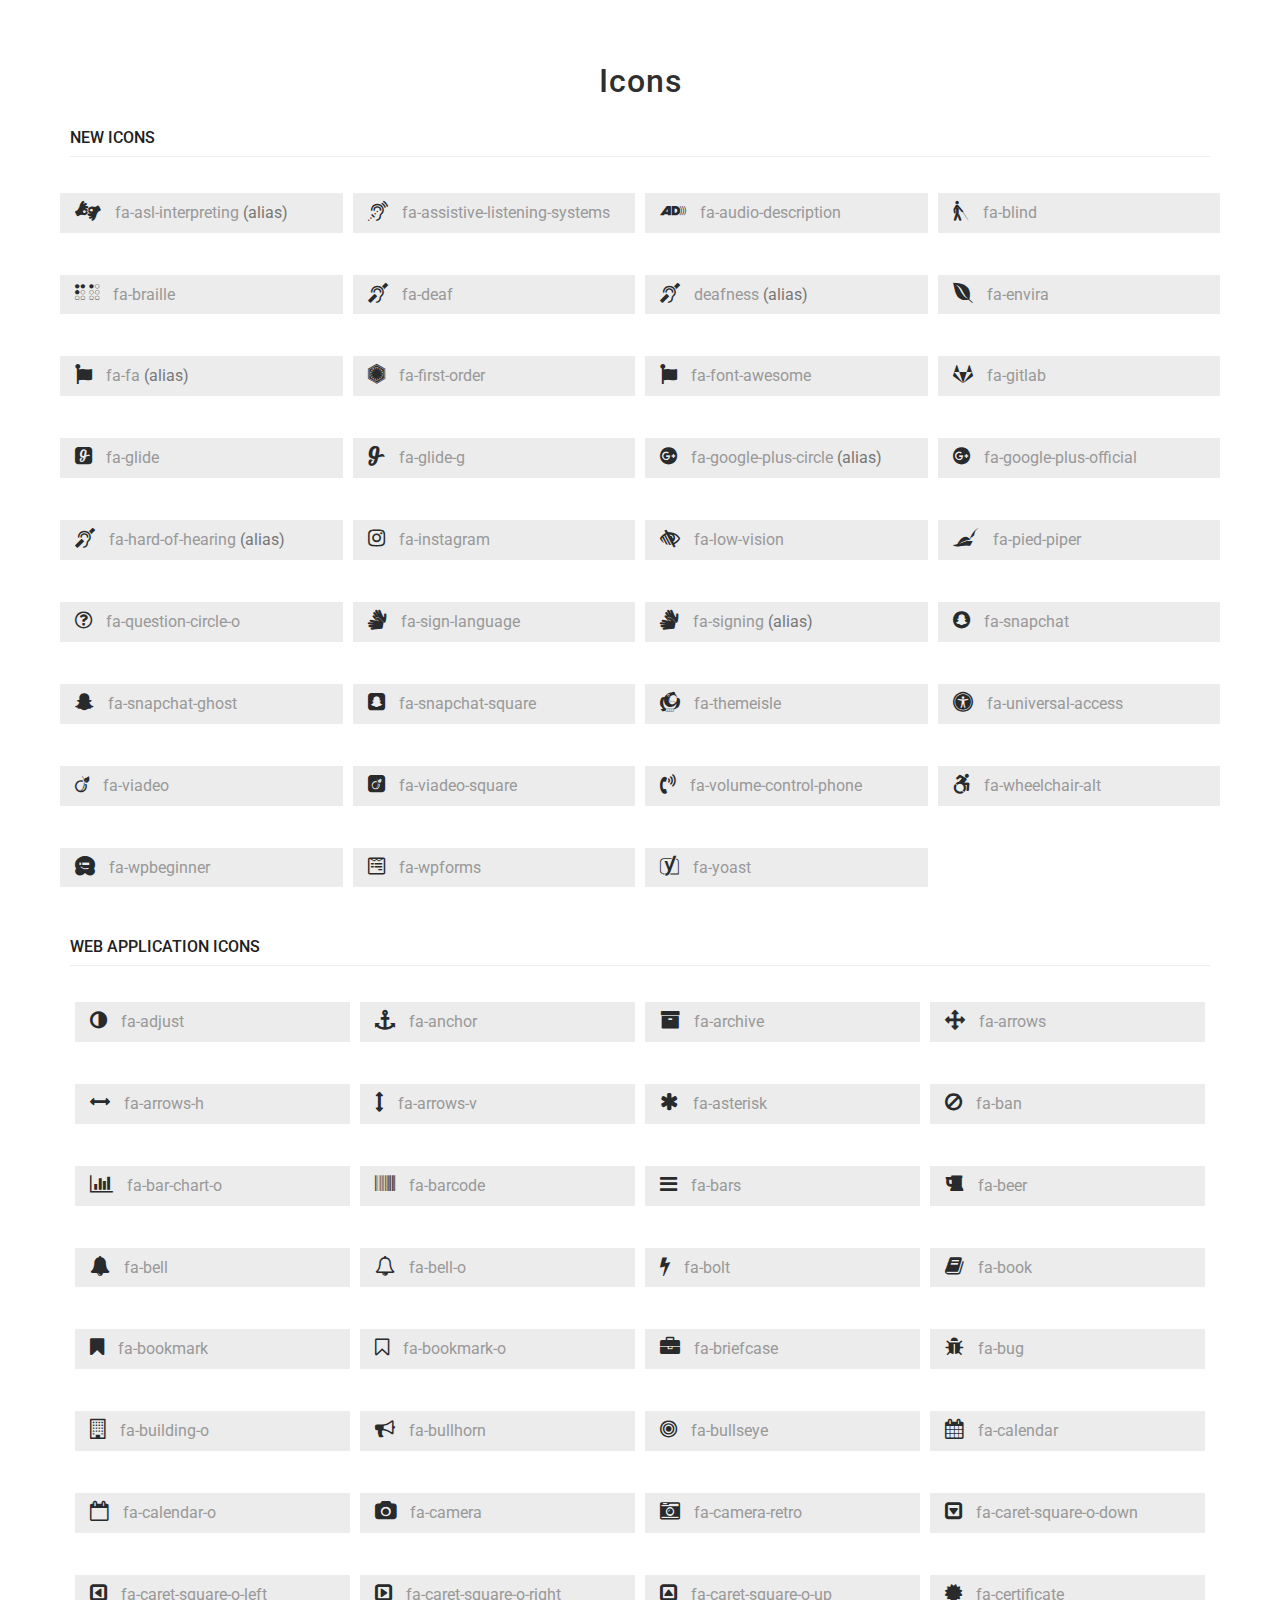
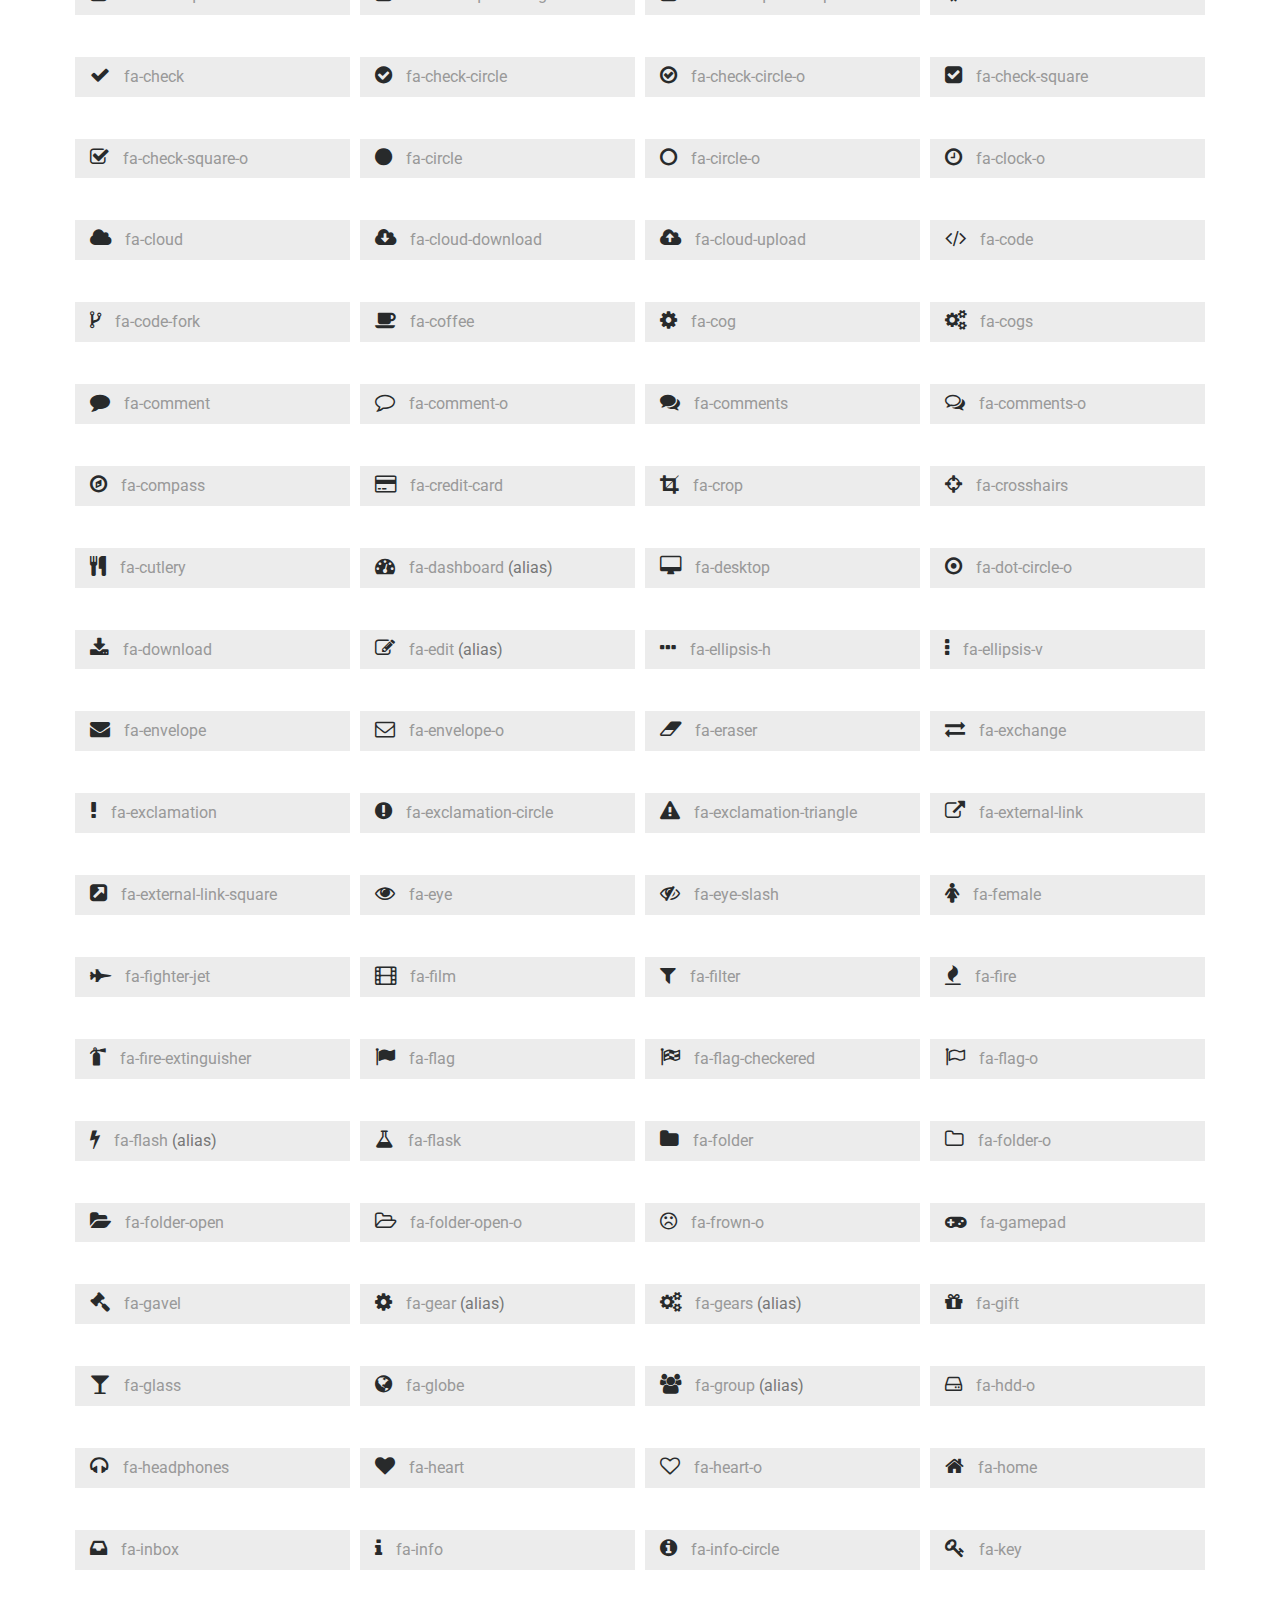
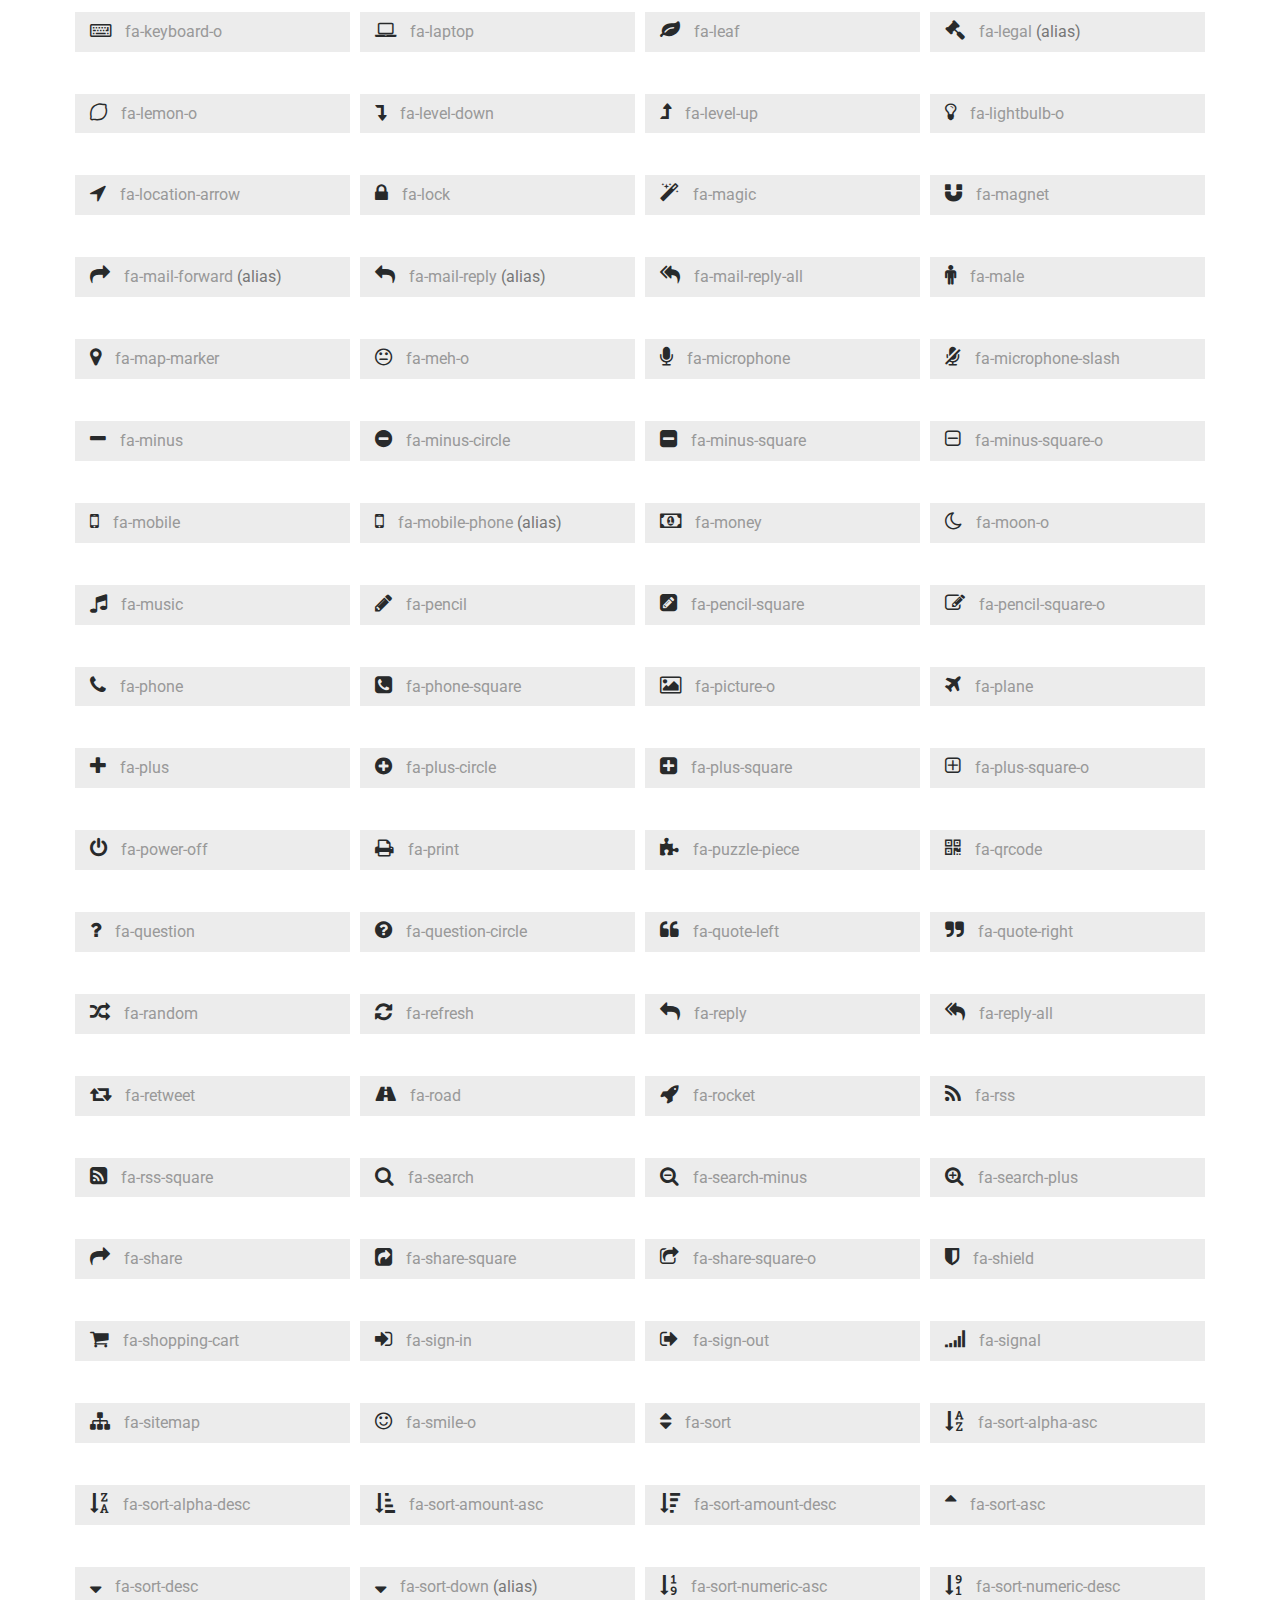
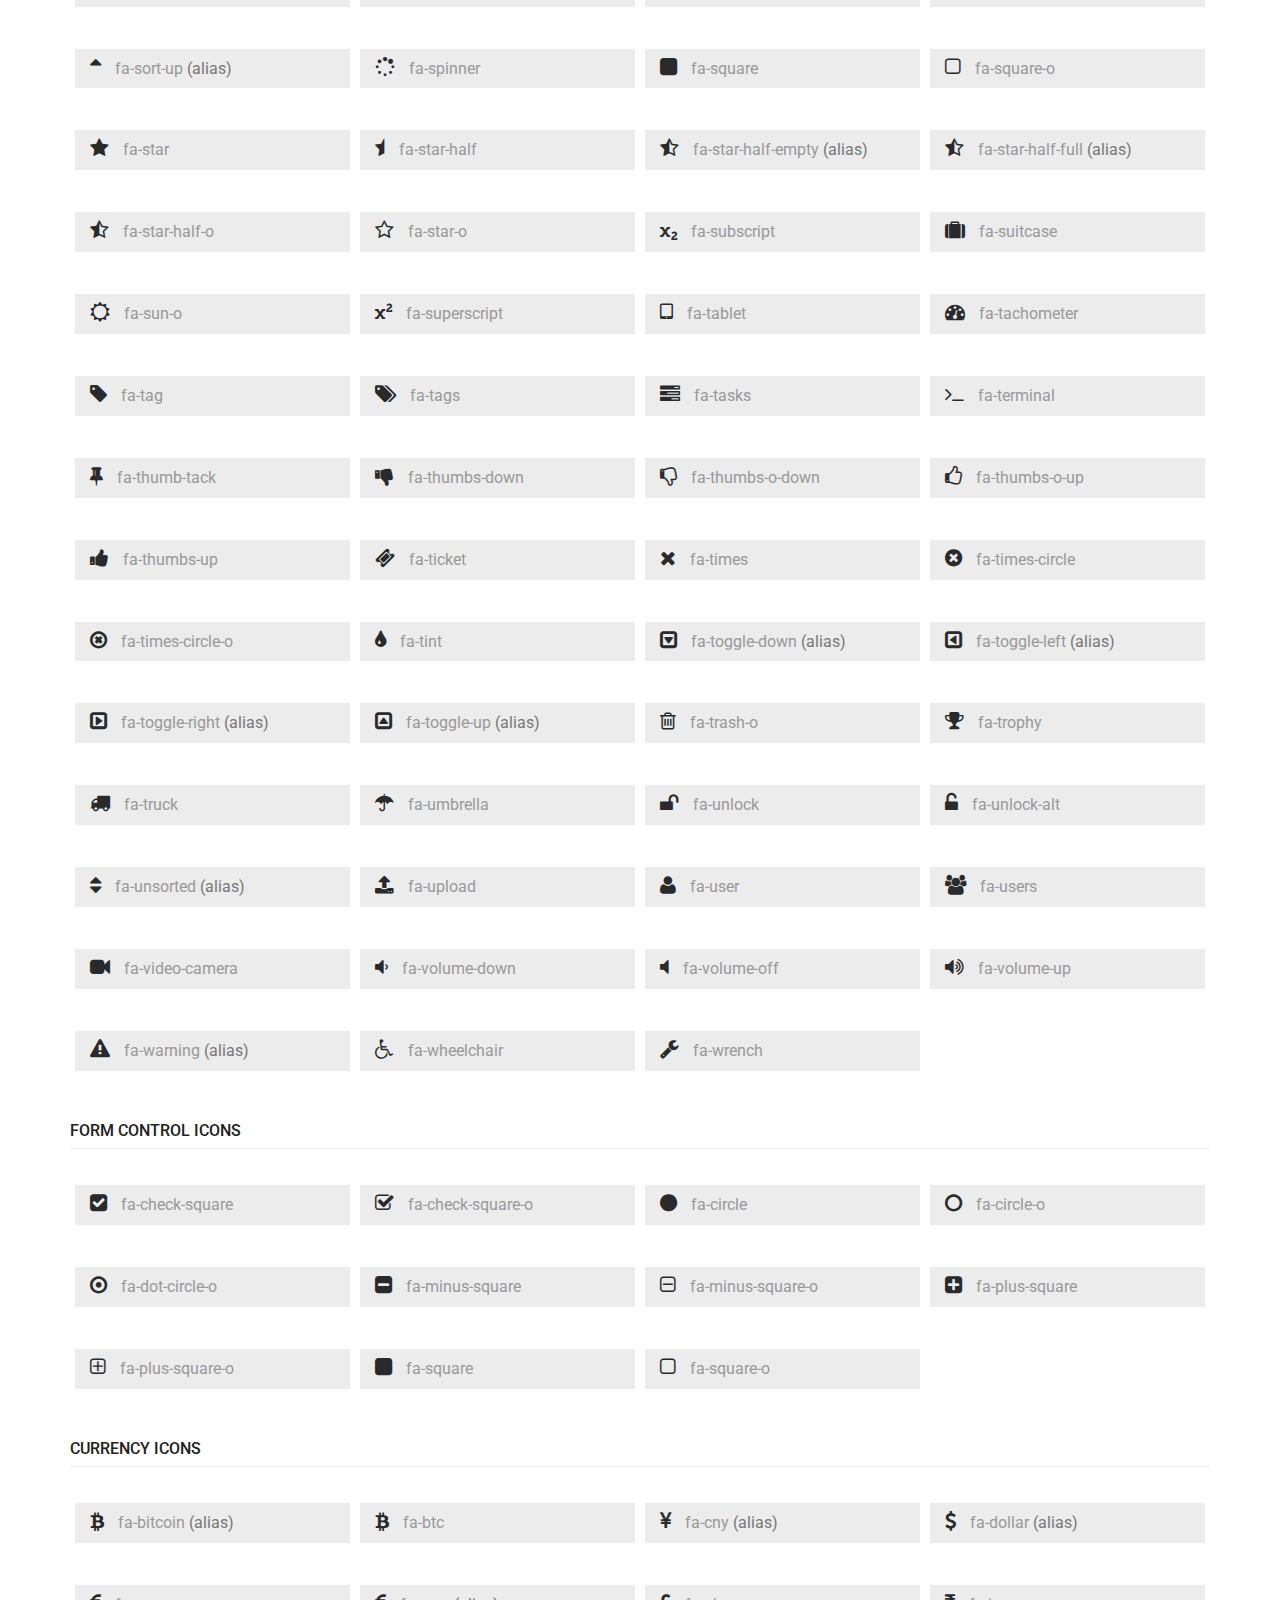
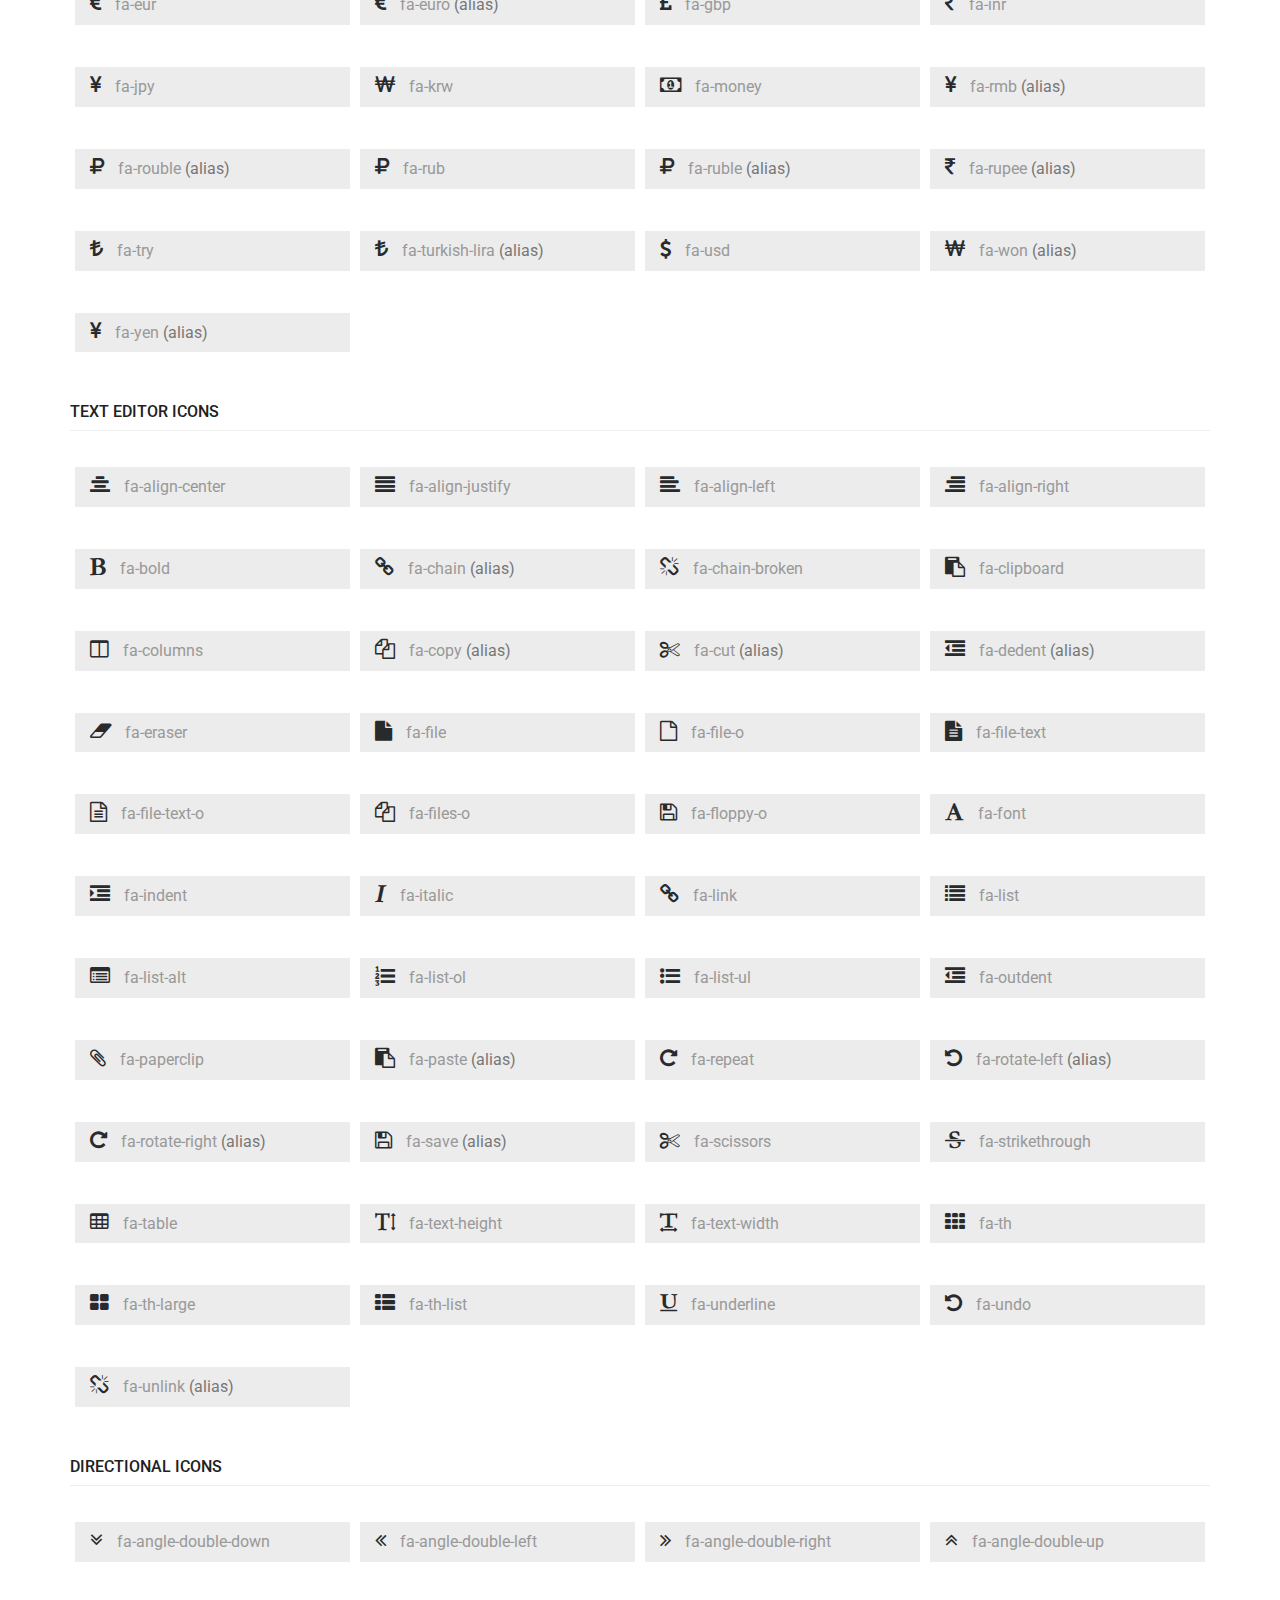
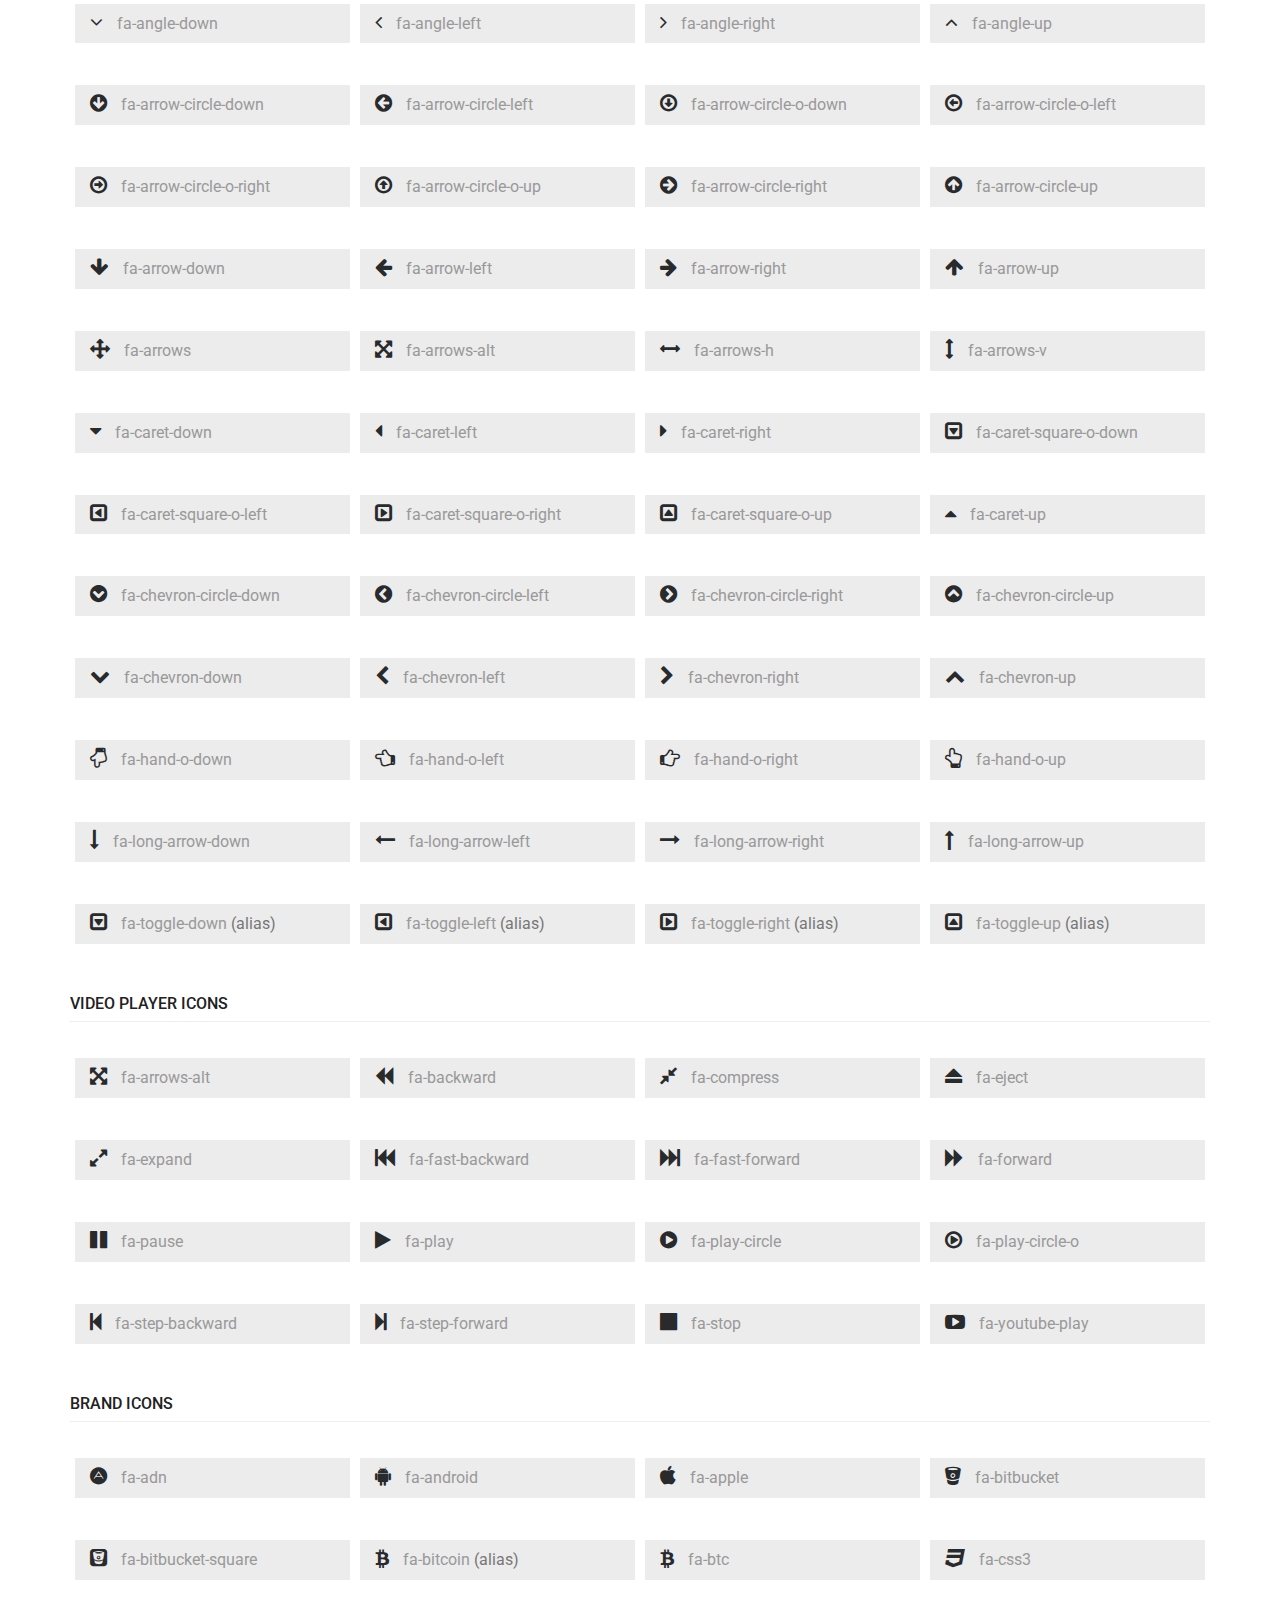
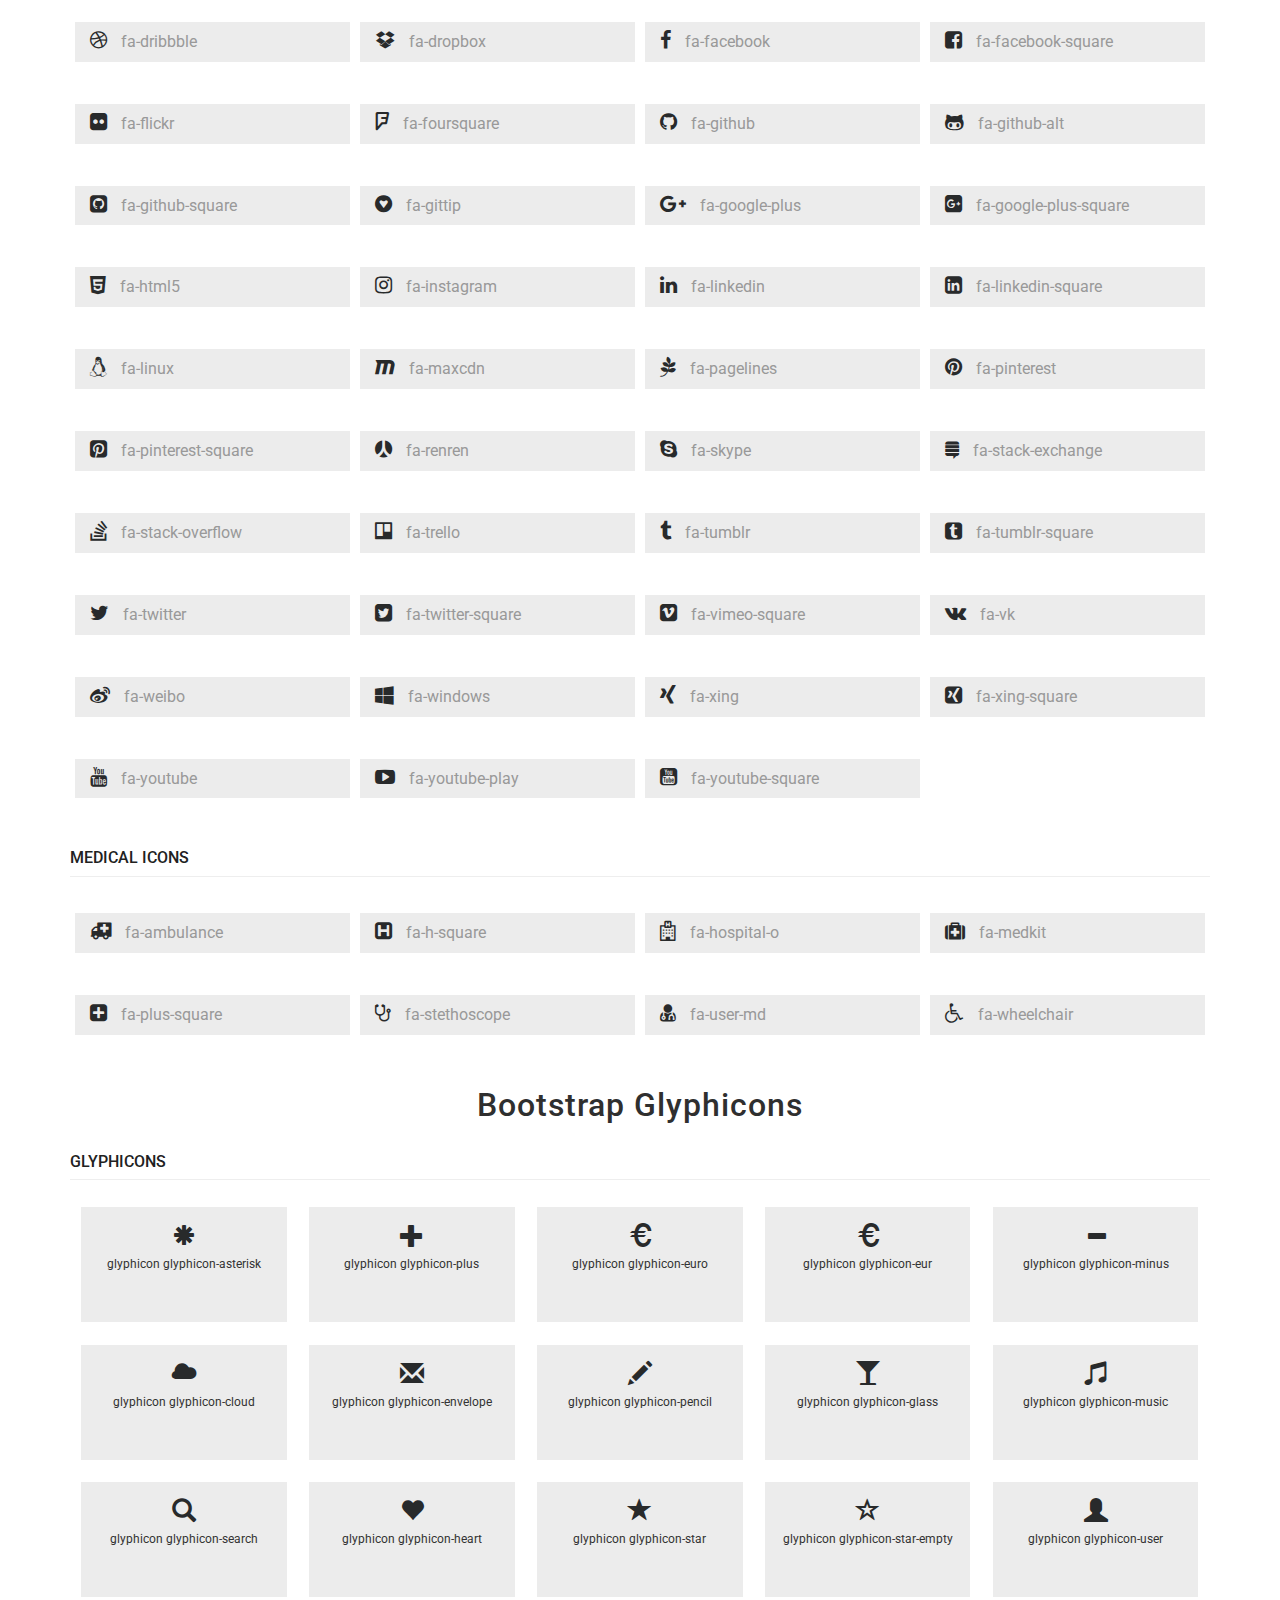
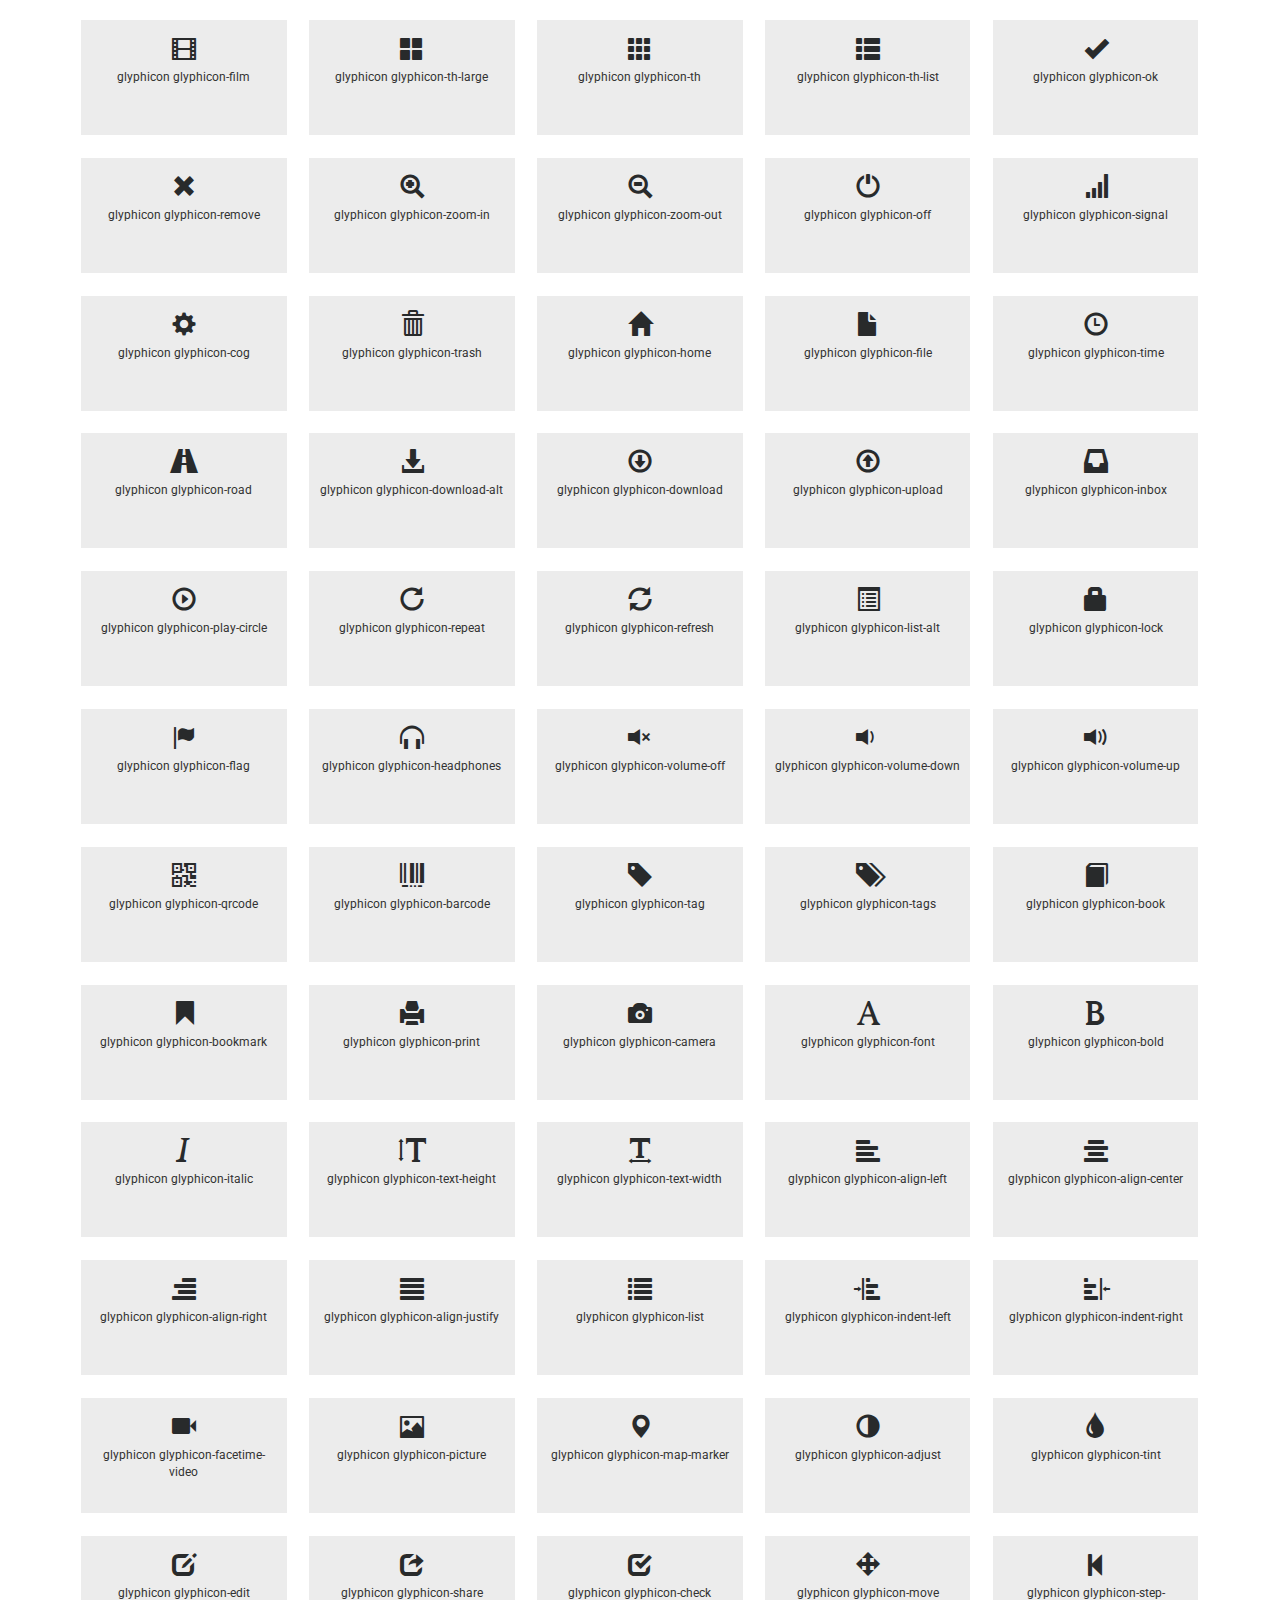
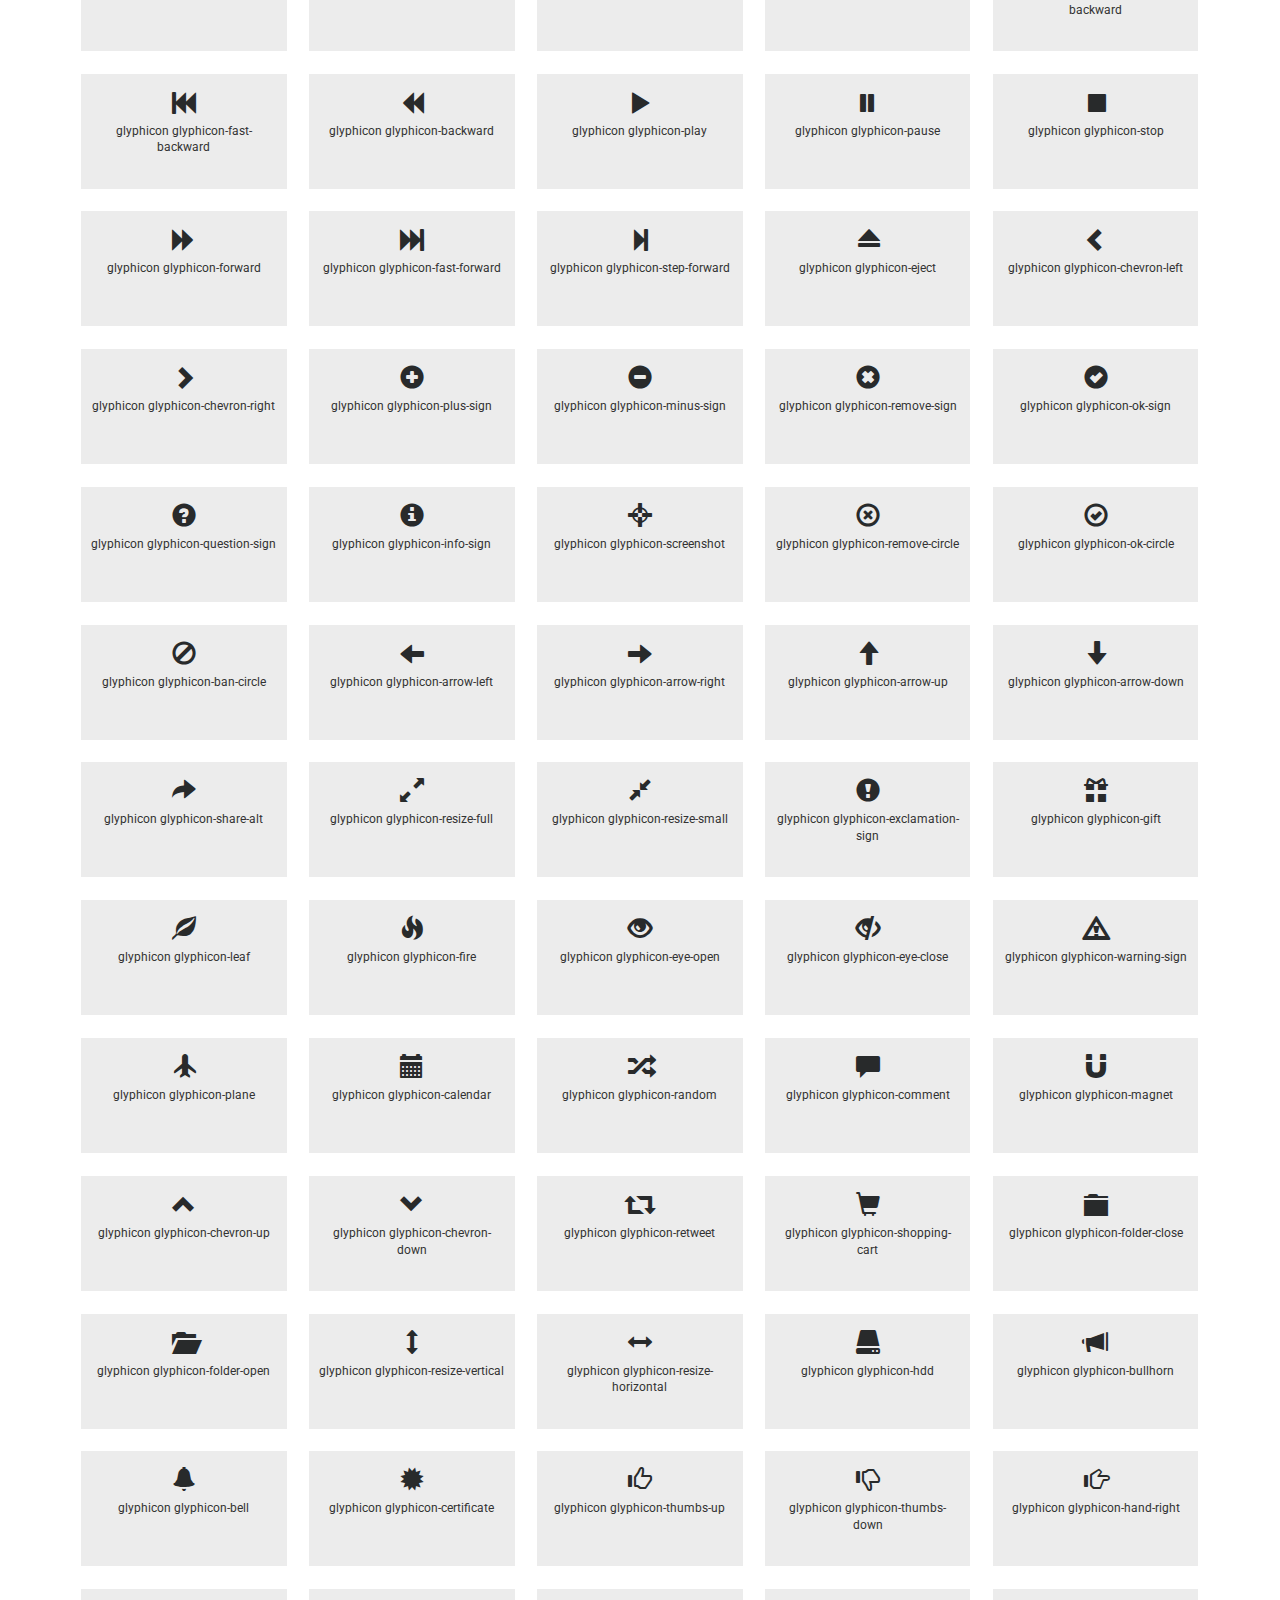
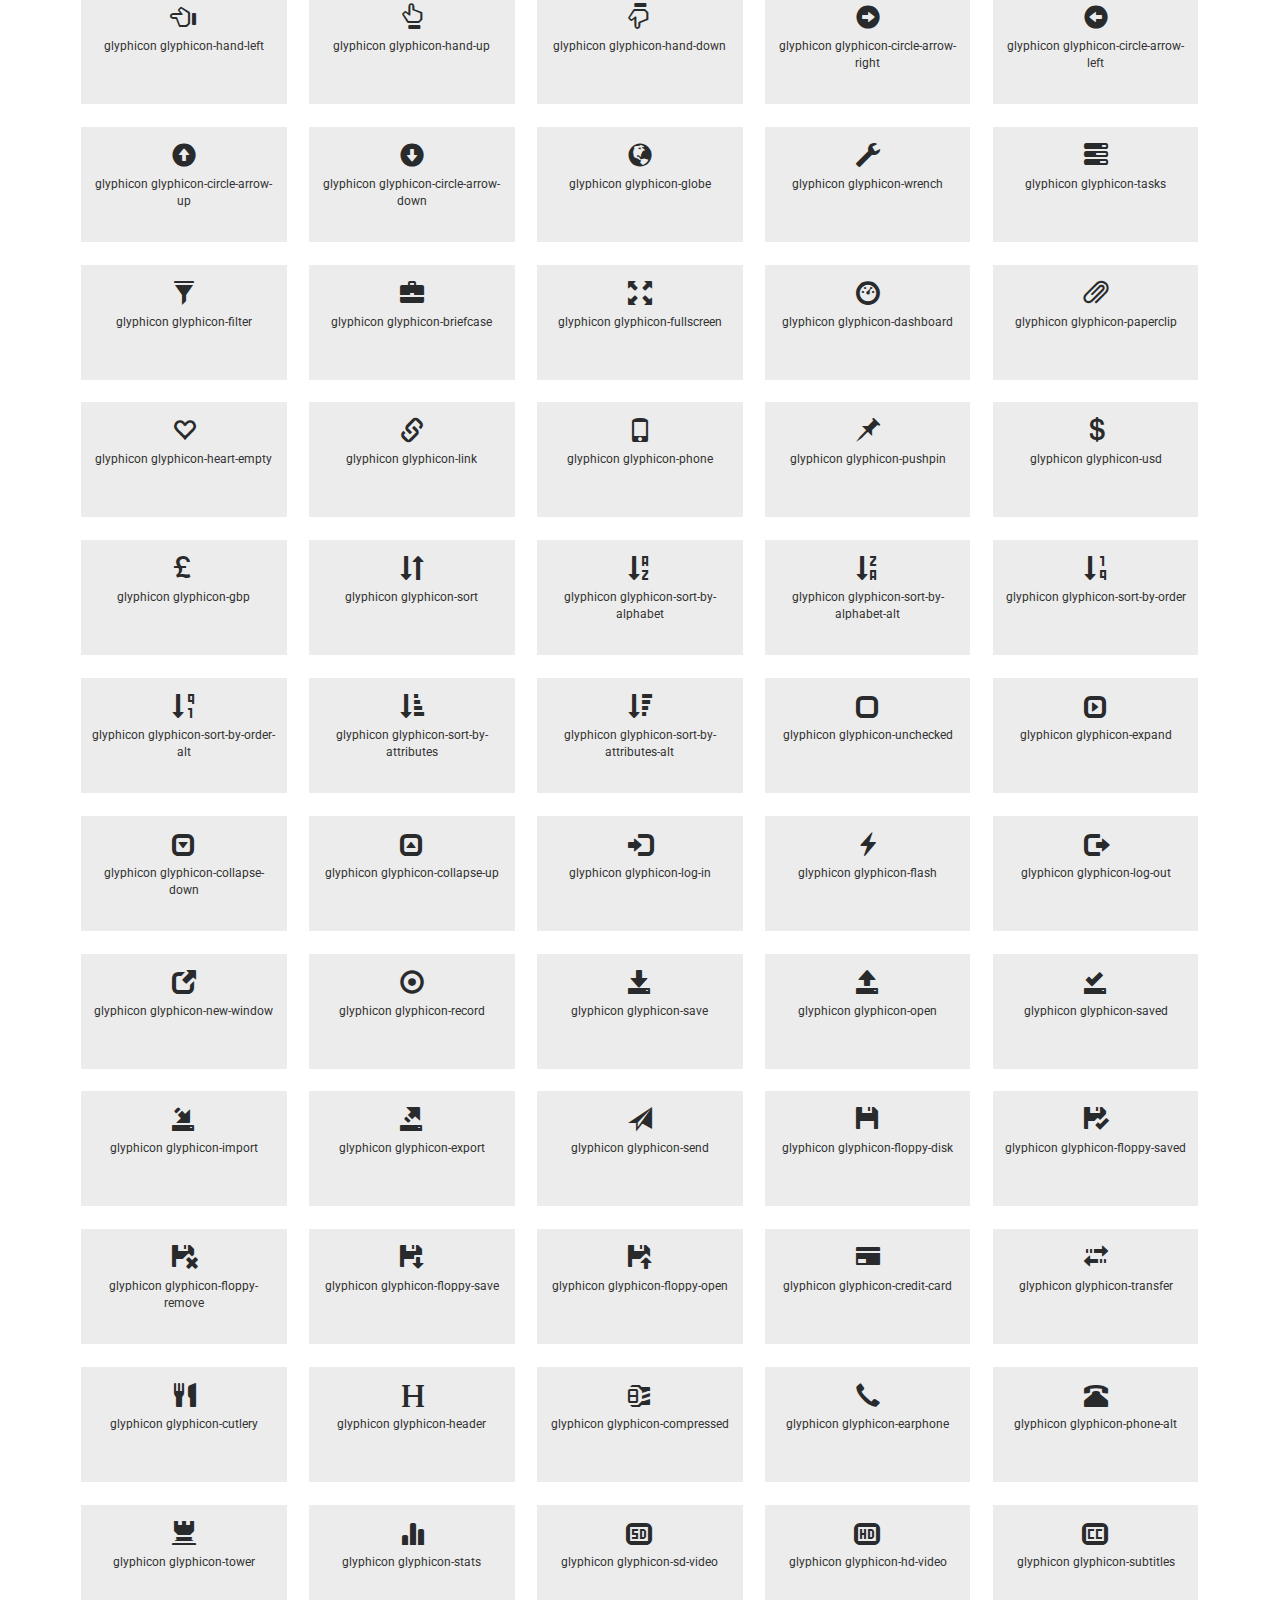
<file: SACODE/icons.html>
<!DOCTYPE html>
<html lang="pt">
<head>
<title></title>
<meta name="viewport" content="width=device-width, initial-scale=1">
<meta charset="utf-8">
<meta name="keywords" content="Work Ability Responsive web template, Bootstrap Web Templates, Flat Web Templates, Android Compatible web template, 
Smartphone Compatible web template, free webdesigns for Nokia, Samsung, LG, SonyEricsson, Motorola web design" />
<script type="application/x-javascript"> addEventListener("load", function() { setTimeout(hideURLbar, 0); }, false); function hideURLbar(){ window.scrollTo(0,1); } </script>
<!-- bootstrap-css -->
<link href="css/bootstrap.css" rel="stylesheet" type="text/css" media="all" />
<!--// bootstrap-css -->
<!-- css -->
<link rel="stylesheet" href="css/style.css" type="text/css" media="all" />
<!--// css -->
<!-- font-awesome icons -->
<link href="css/font-awesome.css" rel="stylesheet"> 
<!-- //font-awesome icons -->
<!-- font -->
<link href="//fonts.googleapis.com/css?family=Pacifico" rel="stylesheet">
<link href="//fonts.googleapis.com/css?family=Roboto:100,100i,300,300i,400,400i,500,500i,700,700i,900,900i" rel="stylesheet">
<!-- //font -->
<script src="js/jquery-1.11.1.min.js"></script>
<script src="js/bootstrap.js"></script>
<script type="text/javascript">
	jQuery(document).ready(function($) {
		$(".scroll").click(function(event){		
			event.preventDefault();
			$('html,body').animate({scrollTop:$(this.hash).offset().top},1000);
		});
	});
</script> 

</head>
<body>
	<!-- banner -->
	
	<!-- //banner -->
	<!-- icons -->
	<div class="codes icons main-grid-border">
		<div class="container"> 
			<div class="grid_3 grid_4 w3_agileits_icons_page">
						<div class="icons">
							<h3 class="agileits-icons-title">Icons</h3>
							 <section id="new">
								  <h3 class="page-header page-header icon-subheading">New Icons </h3>							  

								  <div class="row fontawesome-icon-list">
									
									
									  <div class="icon-box col-md-3 col-sm-4"><a class="agile-icon" href="#"><i class="fa fa-asl-interpreting" aria-hidden="true"></i> fa-asl-interpreting <span class="text-muted">(alias)</span></a></div>
									
									  <div class="icon-box col-md-3 col-sm-4"><a class="agile-icon" href="#"><i class="fa fa-assistive-listening-systems" aria-hidden="true"></i> fa-assistive-listening-systems</a></div>
									
									  <div class="icon-box col-md-3 col-sm-4"><a class="agile-icon" href="#"><i class="fa fa-audio-description" aria-hidden="true"></i> fa-audio-description</a></div>
									
									  <div class="icon-box col-md-3 col-sm-4"><a class="agile-icon" href="#"><i class="fa fa-blind" aria-hidden="true"></i> fa-blind</a></div>
									
									  <div class="icon-box col-md-3 col-sm-4"><a class="agile-icon" href="#"><i class="fa fa-braille" aria-hidden="true"></i> fa-braille</a></div>
									
									  <div class="icon-box col-md-3 col-sm-4"><a class="agile-icon" href="#"><i class="fa fa-deaf" aria-hidden="true"></i> fa-deaf</a></div>
									
									  <div class="icon-box col-md-3 col-sm-4"><a class="agile-icon" href="#"><i class="fa fa-deafness" aria-hidden="true"></i> deafness <span class="text-muted">(alias)</span></a></div>
									
									  <div class="icon-box col-md-3 col-sm-4"><a class="agile-icon" href="#"><i class="fa fa-envira" aria-hidden="true"></i> fa-envira</a></div>
									
									  <div class="icon-box col-md-3 col-sm-4"><a class="agile-icon" href="#"><i class="fa fa-fa" aria-hidden="true"></i> fa-fa <span class="text-muted">(alias)</span></a></div>
									
									  <div class="icon-box col-md-3 col-sm-4"><a class="agile-icon" href="#"><i class="fa fa-first-order" aria-hidden="true"></i> fa-first-order</a></div>
									
									  <div class="icon-box col-md-3 col-sm-4"><a class="agile-icon" href="#"><i class="fa fa-font-awesome" aria-hidden="true"></i> fa-font-awesome</a></div>
									
									  <div class="icon-box col-md-3 col-sm-4"><a class="agile-icon" href="#"><i class="fa fa-gitlab" aria-hidden="true"></i> fa-gitlab</a></div>
									
									  <div class="icon-box col-md-3 col-sm-4"><a class="agile-icon" href="#"><i class="fa fa-glide" aria-hidden="true"></i> fa-glide</a></div>
									
									  <div class="icon-box col-md-3 col-sm-4"><a class="agile-icon" href="#"><i class="fa fa-glide-g" aria-hidden="true"></i> fa-glide-g</a></div>
									
									  <div class="icon-box col-md-3 col-sm-4"><a class="agile-icon" href="#"><i class="fa fa-google-plus-circle" aria-hidden="true"></i> fa-google-plus-circle <span class="text-muted">(alias)</span></a></div>
									
									  <div class="icon-box col-md-3 col-sm-4"><a class="agile-icon" href="#"><i class="fa fa-google-plus-official" aria-hidden="true"></i> fa-google-plus-official</a></div>
									
									  <div class="icon-box col-md-3 col-sm-4"><a class="agile-icon" href="#"><i class="fa fa-hard-of-hearing" aria-hidden="true"></i> fa-hard-of-hearing <span class="text-muted">(alias)</span></a></div>
									
									  <div class="icon-box col-md-3 col-sm-4"><a class="agile-icon" href="#"><i class="fa fa-instagram" aria-hidden="true"></i> fa-instagram</a></div>
									
									  <div class="icon-box col-md-3 col-sm-4"><a class="agile-icon" href="#"><i class="fa fa-low-vision" aria-hidden="true"></i> fa-low-vision</a></div>
									
									  <div class="icon-box col-md-3 col-sm-4"><a class="agile-icon" href="#"><i class="fa fa-pied-piper" aria-hidden="true"></i> fa-pied-piper</a></div>
									
									  <div class="icon-box col-md-3 col-sm-4"><a class="agile-icon" href="#"><i class="fa fa-question-circle-o" aria-hidden="true"></i> fa-question-circle-o</a></div>
									
									  <div class="icon-box col-md-3 col-sm-4"><a class="agile-icon" href="#"><i class="fa fa-sign-language" aria-hidden="true"></i> fa-sign-language</a></div>
									
									  <div class="icon-box col-md-3 col-sm-4"><a class="agile-icon" href="#"><i class="fa fa-signing" aria-hidden="true"></i> fa-signing <span class="text-muted">(alias)</span></a></div>
									
									  <div class="icon-box col-md-3 col-sm-4"><a class="agile-icon" href="#"><i class="fa fa-snapchat" aria-hidden="true"></i> fa-snapchat</a></div>
									
									  <div class="icon-box col-md-3 col-sm-4"><a class="agile-icon" href="#"><i class="fa fa-snapchat-ghost" aria-hidden="true"></i> fa-snapchat-ghost</a></div>
									
									  <div class="icon-box col-md-3 col-sm-4"><a class="agile-icon" href="#"><i class="fa fa-snapchat-square" aria-hidden="true"></i> fa-snapchat-square</a></div>
									
									  <div class="icon-box col-md-3 col-sm-4"><a class="agile-icon" href="#"><i class="fa fa-themeisle" aria-hidden="true"></i> fa-themeisle</a></div>
									
									  <div class="icon-box col-md-3 col-sm-4"><a class="agile-icon" href="#"><i class="fa fa-universal-access" aria-hidden="true"></i> fa-universal-access</a></div>
									
									  <div class="icon-box col-md-3 col-sm-4"><a class="agile-icon" href="#"><i class="fa fa-viadeo" aria-hidden="true"></i> fa-viadeo</a></div>
									
									  <div class="icon-box col-md-3 col-sm-4"><a class="agile-icon" href="#"><i class="fa fa-viadeo-square" aria-hidden="true"></i> fa-viadeo-square</a></div>
									
									  <div class="icon-box col-md-3 col-sm-4"><a class="agile-icon" href="#"><i class="fa fa-volume-control-phone" aria-hidden="true"></i> fa-volume-control-phone</a></div>
									
									  <div class="icon-box col-md-3 col-sm-4"><a class="agile-icon" href="#"><i class="fa fa-wheelchair-alt" aria-hidden="true"></i> fa-wheelchair-alt</a></div>
									
									  <div class="icon-box col-md-3 col-sm-4"><a class="agile-icon" href="#"><i class="fa fa-wpbeginner" aria-hidden="true"></i> fa-wpbeginner</a></div>
									
									  <div class="icon-box col-md-3 col-sm-4"><a class="agile-icon" href="#"><i class="fa fa-wpforms" aria-hidden="true"></i> fa-wpforms</a></div>
									
									  <div class="icon-box col-md-3 col-sm-4"><a class="agile-icon" href="#"><i class="fa fa-yoast" aria-hidden="true"></i> fa-yoast</a></div>
									
								  </div>

								</section>
							<div class="section group">
									<div class="box"> 
										<div class="title ">
											<h3 class="page-header icon-subheading">Web Application Icons</h3>
										</div>
										<div class="box_content"> 
											<div class="fontawesome-icon-list"> 
												<div class="icon-box col-md-3 col-sm-4"><a class="agile-icon" href="#"><i class="fa fa-adjust"></i> fa-adjust</a></div>
										
												<div class="icon-box col-md-3 col-sm-4"><a class="agile-icon" href="#"><i class="fa fa-anchor"></i> fa-anchor</a></div>
										
												<div class="icon-box col-md-3 col-sm-4"><a class="agile-icon" href="#"><i class="fa fa-archive"></i> fa-archive</a></div>
										
												<div class="icon-box col-md-3 col-sm-4"><a class="agile-icon" href="#"><i class="fa fa-arrows"></i> fa-arrows</a></div>
										
												<div class="icon-box col-md-3 col-sm-4"><a class="agile-icon" href="#"><i class="fa fa-arrows-h"></i> fa-arrows-h</a></div>
										
												<div class="icon-box col-md-3 col-sm-4"><a class="agile-icon" href="#"><i class="fa fa-arrows-v"></i> fa-arrows-v</a></div>
										
												<div class="icon-box col-md-3 col-sm-4"><a class="agile-icon" href="#"><i class="fa fa-asterisk"></i> fa-asterisk</a></div>
										
												<div class="icon-box col-md-3 col-sm-4"><a class="agile-icon" href="#"><i class="fa fa-ban"></i> fa-ban</a></div>
										
												<div class="icon-box col-md-3 col-sm-4"><a class="agile-icon" href="#"><i class="fa fa-bar-chart-o"></i> fa-bar-chart-o</a></div>
										
												<div class="icon-box col-md-3 col-sm-4"><a class="agile-icon" href="#"><i class="fa fa-barcode"></i> fa-barcode</a></div>
										
												<div class="icon-box col-md-3 col-sm-4"><a class="agile-icon" href="#"><i class="fa fa-bars"></i> fa-bars</a></div>
										
												<div class="icon-box col-md-3 col-sm-4"><a class="agile-icon" href="#"><i class="fa fa-beer"></i> fa-beer</a></div>
										
												<div class="icon-box col-md-3 col-sm-4"><a class="agile-icon" href="#"><i class="fa fa-bell"></i> fa-bell</a></div>
										
												<div class="icon-box col-md-3 col-sm-4"><a class="agile-icon" href="#"><i class="fa fa-bell-o"></i> fa-bell-o</a></div>
										
												<div class="icon-box col-md-3 col-sm-4"><a class="agile-icon" href="#"><i class="fa fa-bolt"></i> fa-bolt</a></div>
										
												<div class="icon-box col-md-3 col-sm-4"><a class="agile-icon" href="#"><i class="fa fa-book"></i> fa-book</a></div>
										
												<div class="icon-box col-md-3 col-sm-4"><a class="agile-icon" href="#"><i class="fa fa-bookmark"></i> fa-bookmark</a></div>
										
												<div class="icon-box col-md-3 col-sm-4"><a class="agile-icon" href="#"><i class="fa fa-bookmark-o"></i> fa-bookmark-o</a></div>
										
												<div class="icon-box col-md-3 col-sm-4"><a class="agile-icon" href="#"><i class="fa fa-briefcase"></i> fa-briefcase</a></div>
										
												<div class="icon-box col-md-3 col-sm-4"><a class="agile-icon" href="#"><i class="fa fa-bug"></i> fa-bug</a></div>
										
												<div class="icon-box col-md-3 col-sm-4"><a class="agile-icon" href="#"><i class="fa fa-building-o"></i> fa-building-o</a></div>
										
												<div class="icon-box col-md-3 col-sm-4"><a class="agile-icon" href="#"><i class="fa fa-bullhorn"></i> fa-bullhorn</a></div>
										
												<div class="icon-box col-md-3 col-sm-4"><a class="agile-icon" href="#"><i class="fa fa-bullseye"></i> fa-bullseye</a></div>
										
												<div class="icon-box col-md-3 col-sm-4"><a class="agile-icon" href="#"><i class="fa fa-calendar"></i> fa-calendar</a></div>
										
												<div class="icon-box col-md-3 col-sm-4"><a class="agile-icon" href="#"><i class="fa fa-calendar-o"></i> fa-calendar-o</a></div>
										
												<div class="icon-box col-md-3 col-sm-4"><a class="agile-icon" href="#"><i class="fa fa-camera"></i> fa-camera</a></div>
										
												<div class="icon-box col-md-3 col-sm-4"><a class="agile-icon" href="#"><i class="fa fa-camera-retro"></i> fa-camera-retro</a></div>
										
												<div class="icon-box col-md-3 col-sm-4"><a class="agile-icon" href="#"><i class="fa fa-caret-square-o-down"></i> fa-caret-square-o-down</a></div>
										
												<div class="icon-box col-md-3 col-sm-4"><a class="agile-icon" href="#"><i class="fa fa-caret-square-o-left"></i> fa-caret-square-o-left</a></div>
										
												<div class="icon-box col-md-3 col-sm-4"><a class="agile-icon" href="#"><i class="fa fa-caret-square-o-right"></i> fa-caret-square-o-right</a></div>
										
												<div class="icon-box col-md-3 col-sm-4"><a class="agile-icon" href="#"><i class="fa fa-caret-square-o-up"></i> fa-caret-square-o-up</a></div>
										
												<div class="icon-box col-md-3 col-sm-4"><a class="agile-icon" href="#"><i class="fa fa-certificate"></i> fa-certificate</a></div>
										
												<div class="icon-box col-md-3 col-sm-4"><a class="agile-icon" href="#"><i class="fa fa-check"></i> fa-check</a></div>
										
												<div class="icon-box col-md-3 col-sm-4"><a class="agile-icon" href="#"><i class="fa fa-check-circle"></i> fa-check-circle</a></div>
										
												<div class="icon-box col-md-3 col-sm-4"><a class="agile-icon" href="#"><i class="fa fa-check-circle-o"></i> fa-check-circle-o</a></div>
										
												<div class="icon-box col-md-3 col-sm-4"><a class="agile-icon" href="#"><i class="fa fa-check-square"></i> fa-check-square</a></div>
										
												<div class="icon-box col-md-3 col-sm-4"><a class="agile-icon" href="#"><i class="fa fa-check-square-o"></i> fa-check-square-o</a></div>
										
												<div class="icon-box col-md-3 col-sm-4"><a class="agile-icon" href="#"><i class="fa fa-circle"></i> fa-circle</a></div>
										
												<div class="icon-box col-md-3 col-sm-4"><a class="agile-icon" href="#"><i class="fa fa-circle-o"></i> fa-circle-o</a></div>
										
												<div class="icon-box col-md-3 col-sm-4"><a class="agile-icon" href="#"><i class="fa fa-clock-o"></i> fa-clock-o</a></div>
										
												<div class="icon-box col-md-3 col-sm-4"><a class="agile-icon" href="#"><i class="fa fa-cloud"></i> fa-cloud</a></div>
										
												<div class="icon-box col-md-3 col-sm-4"><a class="agile-icon" href="#"><i class="fa fa-cloud-download"></i> fa-cloud-download</a></div>
										
												<div class="icon-box col-md-3 col-sm-4"><a class="agile-icon" href="#"><i class="fa fa-cloud-upload"></i> fa-cloud-upload</a></div>
										
												<div class="icon-box col-md-3 col-sm-4"><a class="agile-icon" href="#"><i class="fa fa-code"></i> fa-code</a></div>
										
												<div class="icon-box col-md-3 col-sm-4"><a class="agile-icon" href="#"><i class="fa fa-code-fork"></i> fa-code-fork</a></div>
										
												<div class="icon-box col-md-3 col-sm-4"><a class="agile-icon" href="#"><i class="fa fa-coffee"></i> fa-coffee</a></div>
										
												<div class="icon-box col-md-3 col-sm-4"><a class="agile-icon" href="#"><i class="fa fa-cog"></i> fa-cog</a></div>
										
												<div class="icon-box col-md-3 col-sm-4"><a class="agile-icon" href="#"><i class="fa fa-cogs"></i> fa-cogs</a></div>
										
												<div class="icon-box col-md-3 col-sm-4"><a class="agile-icon" href="#"><i class="fa fa-comment"></i> fa-comment</a></div>
										
												<div class="icon-box col-md-3 col-sm-4"><a class="agile-icon" href="#"><i class="fa fa-comment-o"></i> fa-comment-o</a></div>
										
												<div class="icon-box col-md-3 col-sm-4"><a class="agile-icon" href="#"><i class="fa fa-comments"></i> fa-comments</a></div>
										
												<div class="icon-box col-md-3 col-sm-4"><a class="agile-icon" href="#"><i class="fa fa-comments-o"></i> fa-comments-o</a></div>
										
												<div class="icon-box col-md-3 col-sm-4"><a class="agile-icon" href="#"><i class="fa fa-compass"></i> fa-compass</a></div>
										
												<div class="icon-box col-md-3 col-sm-4"><a class="agile-icon" href="#"><i class="fa fa-credit-card"></i> fa-credit-card</a></div>
										
												<div class="icon-box col-md-3 col-sm-4"><a class="agile-icon" href="#"><i class="fa fa-crop"></i> fa-crop</a></div>
										
												<div class="icon-box col-md-3 col-sm-4"><a class="agile-icon" href="#"><i class="fa fa-crosshairs"></i> fa-crosshairs</a></div>
										
												<div class="icon-box col-md-3 col-sm-4"><a class="agile-icon" href="#"><i class="fa fa-cutlery"></i> fa-cutlery</a></div>
										
												<div class="icon-box col-md-3 col-sm-4"><a class="agile-icon" href="#"><i class="fa fa-dashboard"></i> fa-dashboard <span class="text-muted">(alias)</span></a></div>
										
												<div class="icon-box col-md-3 col-sm-4"><a class="agile-icon" href="#"><i class="fa fa-desktop"></i> fa-desktop</a></div>
										
												<div class="icon-box col-md-3 col-sm-4"><a class="agile-icon" href="#"><i class="fa fa-dot-circle-o"></i> fa-dot-circle-o</a></div>
										
												<div class="icon-box col-md-3 col-sm-4"><a class="agile-icon" href="#"><i class="fa fa-download"></i> fa-download</a></div>
										
												<div class="icon-box col-md-3 col-sm-4"><a class="agile-icon" href="#"><i class="fa fa-edit"></i> fa-edit <span class="text-muted">(alias)</span></a></div>
										
												<div class="icon-box col-md-3 col-sm-4"><a class="agile-icon" href="#"><i class="fa fa-ellipsis-h"></i> fa-ellipsis-h</a></div>
										
												<div class="icon-box col-md-3 col-sm-4"><a class="agile-icon" href="#"><i class="fa fa-ellipsis-v"></i> fa-ellipsis-v</a></div>
										
												<div class="icon-box col-md-3 col-sm-4"><a class="agile-icon" href="#"><i class="fa fa-envelope"></i> fa-envelope</a></div>
										
												<div class="icon-box col-md-3 col-sm-4"><a class="agile-icon" href="#"><i class="fa fa-envelope-o"></i> fa-envelope-o</a></div>
										
												<div class="icon-box col-md-3 col-sm-4"><a class="agile-icon" href="#"><i class="fa fa-eraser"></i> fa-eraser</a></div>
										
												<div class="icon-box col-md-3 col-sm-4"><a class="agile-icon" href="#"><i class="fa fa-exchange"></i> fa-exchange</a></div>
										
												<div class="icon-box col-md-3 col-sm-4"><a class="agile-icon" href="#"><i class="fa fa-exclamation"></i> fa-exclamation</a></div>
										
												<div class="icon-box col-md-3 col-sm-4"><a class="agile-icon" href="#"><i class="fa fa-exclamation-circle"></i> fa-exclamation-circle</a></div>
										
												<div class="icon-box col-md-3 col-sm-4"><a class="agile-icon" href="#"><i class="fa fa-exclamation-triangle"></i> fa-exclamation-triangle</a></div>
										
												<div class="icon-box col-md-3 col-sm-4"><a class="agile-icon" href="#"><i class="fa fa-external-link"></i> fa-external-link</a></div>
										
												<div class="icon-box col-md-3 col-sm-4"><a class="agile-icon" href="#"><i class="fa fa-external-link-square"></i> fa-external-link-square</a></div>
										
												<div class="icon-box col-md-3 col-sm-4"><a class="agile-icon" href="#"><i class="fa fa-eye"></i> fa-eye</a></div>
										
												<div class="icon-box col-md-3 col-sm-4"><a class="agile-icon" href="#"><i class="fa fa-eye-slash"></i> fa-eye-slash</a></div>
										
												<div class="icon-box col-md-3 col-sm-4"><a class="agile-icon" href="#"><i class="fa fa-female"></i> fa-female</a></div>
										
												<div class="icon-box col-md-3 col-sm-4"><a class="agile-icon" href="#"><i class="fa fa-fighter-jet"></i> fa-fighter-jet</a></div>
										
												<div class="icon-box col-md-3 col-sm-4"><a class="agile-icon" href="#"><i class="fa fa-film"></i> fa-film</a></div>
										
												<div class="icon-box col-md-3 col-sm-4"><a class="agile-icon" href="#"><i class="fa fa-filter"></i> fa-filter</a></div>
										
												<div class="icon-box col-md-3 col-sm-4"><a class="agile-icon" href="#"><i class="fa fa-fire"></i> fa-fire</a></div>
										
												<div class="icon-box col-md-3 col-sm-4"><a class="agile-icon" href="#"><i class="fa fa-fire-extinguisher"></i> fa-fire-extinguisher</a></div>
										
												<div class="icon-box col-md-3 col-sm-4"><a class="agile-icon" href="#"><i class="fa fa-flag"></i> fa-flag</a></div>
										
												<div class="icon-box col-md-3 col-sm-4"><a class="agile-icon" href="#"><i class="fa fa-flag-checkered"></i> fa-flag-checkered</a></div>
										
												<div class="icon-box col-md-3 col-sm-4"><a class="agile-icon" href="#"><i class="fa fa-flag-o"></i> fa-flag-o</a></div>
										
												<div class="icon-box col-md-3 col-sm-4"><a class="agile-icon" href="#"><i class="fa fa-flash"></i> fa-flash <span class="text-muted">(alias)</span></a></div>
										
												<div class="icon-box col-md-3 col-sm-4"><a class="agile-icon" href="#"><i class="fa fa-flask"></i> fa-flask</a></div>
										
												<div class="icon-box col-md-3 col-sm-4"><a class="agile-icon" href="#"><i class="fa fa-folder"></i> fa-folder</a></div>
										
												<div class="icon-box col-md-3 col-sm-4"><a class="agile-icon" href="#"><i class="fa fa-folder-o"></i> fa-folder-o</a></div>
										
												<div class="icon-box col-md-3 col-sm-4"><a class="agile-icon" href="#"><i class="fa fa-folder-open"></i> fa-folder-open</a></div>
										
												<div class="icon-box col-md-3 col-sm-4"><a class="agile-icon" href="#"><i class="fa fa-folder-open-o"></i> fa-folder-open-o</a></div>
										
												<div class="icon-box col-md-3 col-sm-4"><a class="agile-icon" href="#"><i class="fa fa-frown-o"></i> fa-frown-o</a></div>
										
												<div class="icon-box col-md-3 col-sm-4"><a class="agile-icon" href="#"><i class="fa fa-gamepad"></i> fa-gamepad</a></div>
										
												<div class="icon-box col-md-3 col-sm-4"><a class="agile-icon" href="#"><i class="fa fa-gavel"></i> fa-gavel</a></div>
										
												<div class="icon-box col-md-3 col-sm-4"><a class="agile-icon" href="#"><i class="fa fa-gear"></i> fa-gear <span class="text-muted">(alias)</span></a></div>
										
												<div class="icon-box col-md-3 col-sm-4"><a class="agile-icon" href="#"><i class="fa fa-gears"></i> fa-gears <span class="text-muted">(alias)</span></a></div>
										
												<div class="icon-box col-md-3 col-sm-4"><a class="agile-icon" href="#"><i class="fa fa-gift"></i> fa-gift</a></div>
										
												<div class="icon-box col-md-3 col-sm-4"><a class="agile-icon" href="#"><i class="fa fa-glass"></i> fa-glass</a></div>
										
												<div class="icon-box col-md-3 col-sm-4"><a class="agile-icon" href="#"><i class="fa fa-globe"></i> fa-globe</a></div>
										
												<div class="icon-box col-md-3 col-sm-4"><a class="agile-icon" href="#"><i class="fa fa-group"></i> fa-group <span class="text-muted">(alias)</span></a></div>
										
												<div class="icon-box col-md-3 col-sm-4"><a class="agile-icon" href="#"><i class="fa fa-hdd-o"></i> fa-hdd-o</a></div>
										
												<div class="icon-box col-md-3 col-sm-4"><a class="agile-icon" href="#"><i class="fa fa-headphones"></i> fa-headphones</a></div>
										
												<div class="icon-box col-md-3 col-sm-4"><a class="agile-icon" href="#"><i class="fa fa-heart"></i> fa-heart</a></div>
										
												<div class="icon-box col-md-3 col-sm-4"><a class="agile-icon" href="#"><i class="fa fa-heart-o"></i> fa-heart-o</a></div>
										
												<div class="icon-box col-md-3 col-sm-4"><a class="agile-icon" href="#"><i class="fa fa-home"></i> fa-home</a></div>
										
												<div class="icon-box col-md-3 col-sm-4"><a class="agile-icon" href="#"><i class="fa fa-inbox"></i> fa-inbox</a></div>
										
												<div class="icon-box col-md-3 col-sm-4"><a class="agile-icon" href="#"><i class="fa fa-info"></i> fa-info</a></div>
										
												<div class="icon-box col-md-3 col-sm-4"><a class="agile-icon" href="#info-circle"><i class="fa fa-info-circle"></i> fa-info-circle</a></div>
										
												<div class="icon-box col-md-3 col-sm-4"><a class="agile-icon" href="#key"><i class="fa fa-key"></i> fa-key</a></div>
										
												<div class="icon-box col-md-3 col-sm-4"><a class="agile-icon" href="#keyboard-o"><i class="fa fa-keyboard-o"></i> fa-keyboard-o</a></div>
										
												<div class="icon-box col-md-3 col-sm-4"><a class="agile-icon" href="#laptop"><i class="fa fa-laptop"></i> fa-laptop</a></div>
										
												<div class="icon-box col-md-3 col-sm-4"><a class="agile-icon" href="#leaf"><i class="fa fa-leaf"></i> fa-leaf</a></div>
										
												<div class="icon-box col-md-3 col-sm-4"><a class="agile-icon" href="#gavel"><i class="fa fa-legal"></i> fa-legal <span class="text-muted">(alias)</span></a></div>
										
												<div class="icon-box col-md-3 col-sm-4"><a class="agile-icon" href="#lemon-o"><i class="fa fa-lemon-o"></i> fa-lemon-o</a></div>
										
												<div class="icon-box col-md-3 col-sm-4"><a class="agile-icon" href="#level-down"><i class="fa fa-level-down"></i> fa-level-down</a></div>
										
												<div class="icon-box col-md-3 col-sm-4"><a class="agile-icon" href="#level-up"><i class="fa fa-level-up"></i> fa-level-up</a></div>
										
												<div class="icon-box col-md-3 col-sm-4"><a class="agile-icon" href="#lightbulb-o"><i class="fa fa-lightbulb-o"></i> fa-lightbulb-o</a></div>
										
												<div class="icon-box col-md-3 col-sm-4"><a class="agile-icon" href="#location-arrow"><i class="fa fa-location-arrow"></i> fa-location-arrow</a></div>
										
												<div class="icon-box col-md-3 col-sm-4"><a class="agile-icon" href="#lock"><i class="fa fa-lock"></i> fa-lock</a></div>
										
												<div class="icon-box col-md-3 col-sm-4"><a class="agile-icon" href="#magic"><i class="fa fa-magic"></i> fa-magic</a></div>
										
												<div class="icon-box col-md-3 col-sm-4"><a class="agile-icon" href="#magnet"><i class="fa fa-magnet"></i> fa-magnet</a></div>
										
												<div class="icon-box col-md-3 col-sm-4"><a class="agile-icon" href="#share"><i class="fa fa-mail-forward"></i> fa-mail-forward <span class="text-muted">(alias)</span></a></div>
										
												<div class="icon-box col-md-3 col-sm-4"><a class="agile-icon" href="#reply"><i class="fa fa-mail-reply"></i> fa-mail-reply <span class="text-muted">(alias)</span></a></div>
										
												<div class="icon-box col-md-3 col-sm-4"><a class="agile-icon" href="#mail-reply-all"><i class="fa fa-mail-reply-all"></i> fa-mail-reply-all</a></div>
										
												<div class="icon-box col-md-3 col-sm-4"><a class="agile-icon" href="#male"><i class="fa fa-male"></i> fa-male</a></div>
										
												<div class="icon-box col-md-3 col-sm-4"><a class="agile-icon" href="#map-marker"><i class="fa fa-map-marker"></i> fa-map-marker</a></div>
										
												<div class="icon-box col-md-3 col-sm-4"><a class="agile-icon" href="#meh-o"><i class="fa fa-meh-o"></i> fa-meh-o</a></div>
										
												<div class="icon-box col-md-3 col-sm-4"><a class="agile-icon" href="#microphone"><i class="fa fa-microphone"></i> fa-microphone</a></div>
										
												<div class="icon-box col-md-3 col-sm-4"><a class="agile-icon" href="#microphone-slash"><i class="fa fa-microphone-slash"></i> fa-microphone-slash</a></div>
										
												<div class="icon-box col-md-3 col-sm-4"><a class="agile-icon" href="#minus"><i class="fa fa-minus"></i> fa-minus</a></div>
										
												<div class="icon-box col-md-3 col-sm-4"><a class="agile-icon" href="#minus-circle"><i class="fa fa-minus-circle"></i> fa-minus-circle</a></div>
										
												<div class="icon-box col-md-3 col-sm-4"><a class="agile-icon" href="#minus-square"><i class="fa fa-minus-square"></i> fa-minus-square</a></div>
										
												<div class="icon-box col-md-3 col-sm-4"><a class="agile-icon" href="#minus-square-o"><i class="fa fa-minus-square-o"></i> fa-minus-square-o</a></div>
										
												<div class="icon-box col-md-3 col-sm-4"><a class="agile-icon" href="#mobile"><i class="fa fa-mobile"></i> fa-mobile</a></div>
										
												<div class="icon-box col-md-3 col-sm-4"><a class="agile-icon" href="#mobile"><i class="fa fa-mobile-phone"></i> fa-mobile-phone <span class="text-muted">(alias)</span></a></div>
										
												<div class="icon-box col-md-3 col-sm-4"><a class="agile-icon" href="#money"><i class="fa fa-money"></i> fa-money</a></div>
										
												<div class="icon-box col-md-3 col-sm-4"><a class="agile-icon" href="#moon-o"><i class="fa fa-moon-o"></i> fa-moon-o</a></div>
										
												<div class="icon-box col-md-3 col-sm-4"><a class="agile-icon" href="#music"><i class="fa fa-music"></i> fa-music</a></div>
										
												<div class="icon-box col-md-3 col-sm-4"><a class="agile-icon" href="#pencil"><i class="fa fa-pencil"></i> fa-pencil</a></div>
										
												<div class="icon-box col-md-3 col-sm-4"><a class="agile-icon" href="#pencil-square"><i class="fa fa-pencil-square"></i> fa-pencil-square</a></div>
										
												<div class="icon-box col-md-3 col-sm-4"><a class="agile-icon" href="#pencil-square-o"><i class="fa fa-pencil-square-o"></i> fa-pencil-square-o</a></div>
										
												<div class="icon-box col-md-3 col-sm-4"><a class="agile-icon" href="#phone"><i class="fa fa-phone"></i> fa-phone</a></div>
										
												<div class="icon-box col-md-3 col-sm-4"><a class="agile-icon" href="#phone-square"><i class="fa fa-phone-square"></i> fa-phone-square</a></div>
										
												<div class="icon-box col-md-3 col-sm-4"><a class="agile-icon" href="#picture-o"><i class="fa fa-picture-o"></i> fa-picture-o</a></div>
										
												<div class="icon-box col-md-3 col-sm-4"><a class="agile-icon" href="#plane"><i class="fa fa-plane"></i> fa-plane</a></div>
										
												<div class="icon-box col-md-3 col-sm-4"><a class="agile-icon" href="#plus"><i class="fa fa-plus"></i> fa-plus</a></div>
										
												<div class="icon-box col-md-3 col-sm-4"><a class="agile-icon" href="#plus-circle"><i class="fa fa-plus-circle"></i> fa-plus-circle</a></div>
										
												<div class="icon-box col-md-3 col-sm-4"><a class="agile-icon" href="#plus-square"><i class="fa fa-plus-square"></i> fa-plus-square</a></div>
										
												<div class="icon-box col-md-3 col-sm-4"><a class="agile-icon" href="#plus-square-o"><i class="fa fa-plus-square-o"></i> fa-plus-square-o</a></div>
										
												<div class="icon-box col-md-3 col-sm-4"><a class="agile-icon" href="#power-off"><i class="fa fa-power-off"></i> fa-power-off</a></div>
										
												<div class="icon-box col-md-3 col-sm-4"><a class="agile-icon" href="#print"><i class="fa fa-print"></i> fa-print</a></div>
										
												<div class="icon-box col-md-3 col-sm-4"><a class="agile-icon" href="#puzzle-piece"><i class="fa fa-puzzle-piece"></i> fa-puzzle-piece</a></div>
										
												<div class="icon-box col-md-3 col-sm-4"><a class="agile-icon" href="#qrcode"><i class="fa fa-qrcode"></i> fa-qrcode</a></div>
										
												<div class="icon-box col-md-3 col-sm-4"><a class="agile-icon" href="#question"><i class="fa fa-question"></i> fa-question</a></div>
										
												<div class="icon-box col-md-3 col-sm-4"><a class="agile-icon" href="#question-circle"><i class="fa fa-question-circle"></i> fa-question-circle</a></div>
										
												<div class="icon-box col-md-3 col-sm-4"><a class="agile-icon" href="#quote-left"><i class="fa fa-quote-left"></i> fa-quote-left</a></div>
										
												<div class="icon-box col-md-3 col-sm-4"><a class="agile-icon" href="#quote-right"><i class="fa fa-quote-right"></i> fa-quote-right</a></div>
										
												<div class="icon-box col-md-3 col-sm-4"><a class="agile-icon" href="#random"><i class="fa fa-random"></i> fa-random</a></div>
										
												<div class="icon-box col-md-3 col-sm-4"><a class="agile-icon" href="#refresh"><i class="fa fa-refresh"></i> fa-refresh</a></div>
										
												<div class="icon-box col-md-3 col-sm-4"><a class="agile-icon" href="#reply"><i class="fa fa-reply"></i> fa-reply</a></div>
										
												<div class="icon-box col-md-3 col-sm-4"><a class="agile-icon" href="#reply-all"><i class="fa fa-reply-all"></i> fa-reply-all</a></div>
										
												<div class="icon-box col-md-3 col-sm-4"><a class="agile-icon" href="#retweet"><i class="fa fa-retweet"></i> fa-retweet</a></div>
										
												<div class="icon-box col-md-3 col-sm-4"><a class="agile-icon" href="#road"><i class="fa fa-road"></i> fa-road</a></div>
										
												<div class="icon-box col-md-3 col-sm-4"><a class="agile-icon" href="#rocket"><i class="fa fa-rocket"></i> fa-rocket</a></div>
										
												<div class="icon-box col-md-3 col-sm-4"><a class="agile-icon" href="#rss"><i class="fa fa-rss"></i> fa-rss</a></div>
										
												<div class="icon-box col-md-3 col-sm-4"><a class="agile-icon" href="#rss-square"><i class="fa fa-rss-square"></i> fa-rss-square</a></div>
										
												<div class="icon-box col-md-3 col-sm-4"><a class="agile-icon" href="#search"><i class="fa fa-search"></i> fa-search</a></div>
										
												<div class="icon-box col-md-3 col-sm-4"><a class="agile-icon" href="#search-minus"><i class="fa fa-search-minus"></i> fa-search-minus</a></div>
										
												<div class="icon-box col-md-3 col-sm-4"><a class="agile-icon" href="#search-plus"><i class="fa fa-search-plus"></i> fa-search-plus</a></div>
										
												<div class="icon-box col-md-3 col-sm-4"><a class="agile-icon" href="#share"><i class="fa fa-share"></i> fa-share</a></div>
										
												<div class="icon-box col-md-3 col-sm-4"><a class="agile-icon" href="#share-square"><i class="fa fa-share-square"></i> fa-share-square</a></div>
										
												<div class="icon-box col-md-3 col-sm-4"><a class="agile-icon" href="#share-square-o"><i class="fa fa-share-square-o"></i> fa-share-square-o</a></div>
										
												<div class="icon-box col-md-3 col-sm-4"><a class="agile-icon" href="#shield"><i class="fa fa-shield"></i> fa-shield</a></div>
										
												<div class="icon-box col-md-3 col-sm-4"><a class="agile-icon" href="#shopping-cart"><i class="fa fa-shopping-cart"></i> fa-shopping-cart</a></div>
										
												<div class="icon-box col-md-3 col-sm-4"><a class="agile-icon" href="#sign-in"><i class="fa fa-sign-in"></i> fa-sign-in</a></div>
										
												<div class="icon-box col-md-3 col-sm-4"><a class="agile-icon" href="#sign-out"><i class="fa fa-sign-out"></i> fa-sign-out</a></div>
										
												<div class="icon-box col-md-3 col-sm-4"><a class="agile-icon" href="#signal"><i class="fa fa-signal"></i> fa-signal</a></div>
										
												<div class="icon-box col-md-3 col-sm-4"><a class="agile-icon" href="#sitemap"><i class="fa fa-sitemap"></i> fa-sitemap</a></div>
										
												<div class="icon-box col-md-3 col-sm-4"><a class="agile-icon" href="#smile-o"><i class="fa fa-smile-o"></i> fa-smile-o</a></div>
										
												<div class="icon-box col-md-3 col-sm-4"><a class="agile-icon" href="#sort"><i class="fa fa-sort"></i> fa-sort</a></div>
										
												<div class="icon-box col-md-3 col-sm-4"><a class="agile-icon" href="#sort-alpha-asc"><i class="fa fa-sort-alpha-asc"></i> fa-sort-alpha-asc</a></div>
										
												<div class="icon-box col-md-3 col-sm-4"><a class="agile-icon" href="#sort-alpha-desc"><i class="fa fa-sort-alpha-desc"></i> fa-sort-alpha-desc</a></div>
										
												<div class="icon-box col-md-3 col-sm-4"><a class="agile-icon" href="#sort-amount-asc"><i class="fa fa-sort-amount-asc"></i> fa-sort-amount-asc</a></div>
										
												<div class="icon-box col-md-3 col-sm-4"><a class="agile-icon" href="#sort-amount-desc"><i class="fa fa-sort-amount-desc"></i> fa-sort-amount-desc</a></div>
										
												<div class="icon-box col-md-3 col-sm-4"><a class="agile-icon" href="#sort-asc"><i class="fa fa-sort-asc"></i> fa-sort-asc</a></div>
										
												<div class="icon-box col-md-3 col-sm-4"><a class="agile-icon" href="#sort-desc"><i class="fa fa-sort-desc"></i> fa-sort-desc</a></div>
										
												<div class="icon-box col-md-3 col-sm-4"><a class="agile-icon" href="#sort-asc"><i class="fa fa-sort-down"></i> fa-sort-down <span class="text-muted">(alias)</span></a></div>
										
												<div class="icon-box col-md-3 col-sm-4"><a class="agile-icon" href="#sort-numeric-asc"><i class="fa fa-sort-numeric-asc"></i> fa-sort-numeric-asc</a></div>
										
												<div class="icon-box col-md-3 col-sm-4"><a class="agile-icon" href="#sort-numeric-desc"><i class="fa fa-sort-numeric-desc"></i> fa-sort-numeric-desc</a></div>
										
												<div class="icon-box col-md-3 col-sm-4"><a class="agile-icon" href="#sort-desc"><i class="fa fa-sort-up"></i> fa-sort-up <span class="text-muted">(alias)</span></a></div>
										
												<div class="icon-box col-md-3 col-sm-4"><a class="agile-icon" href="#spinner"><i class="fa fa-spinner"></i> fa-spinner</a></div>
										
												<div class="icon-box col-md-3 col-sm-4"><a class="agile-icon" href="#square"><i class="fa fa-square"></i> fa-square</a></div>
										
												<div class="icon-box col-md-3 col-sm-4"><a class="agile-icon" href="#square-o"><i class="fa fa-square-o"></i> fa-square-o</a></div>
										
												<div class="icon-box col-md-3 col-sm-4"><a class="agile-icon" href="#star"><i class="fa fa-star"></i> fa-star</a></div>
										
												<div class="icon-box col-md-3 col-sm-4"><a class="agile-icon" href="#star-half"><i class="fa fa-star-half"></i> fa-star-half</a></div>
										
												<div class="icon-box col-md-3 col-sm-4"><a class="agile-icon" href="#star-half-o"><i class="fa fa-star-half-empty"></i> fa-star-half-empty <span class="text-muted">(alias)</span></a></div>
										
												<div class="icon-box col-md-3 col-sm-4"><a class="agile-icon" href="#star-half-o"><i class="fa fa-star-half-full"></i> fa-star-half-full <span class="text-muted">(alias)</span></a></div>
										
												<div class="icon-box col-md-3 col-sm-4"><a class="agile-icon" href="#star-half-o"><i class="fa fa-star-half-o"></i> fa-star-half-o</a></div>
										
												<div class="icon-box col-md-3 col-sm-4"><a class="agile-icon" href="#star-o"><i class="fa fa-star-o"></i> fa-star-o</a></div>
										
												<div class="icon-box col-md-3 col-sm-4"><a class="agile-icon" href="#subscript"><i class="fa fa-subscript"></i> fa-subscript</a></div>
										
												<div class="icon-box col-md-3 col-sm-4"><a class="agile-icon" href="#suitcase"><i class="fa fa-suitcase"></i> fa-suitcase</a></div>
										
												<div class="icon-box col-md-3 col-sm-4"><a class="agile-icon" href="#sun-o"><i class="fa fa-sun-o"></i> fa-sun-o</a></div>
										
												<div class="icon-box col-md-3 col-sm-4"><a class="agile-icon" href="#superscript"><i class="fa fa-superscript"></i> fa-superscript</a></div>
										
												<div class="icon-box col-md-3 col-sm-4"><a class="agile-icon" href="#tablet"><i class="fa fa-tablet"></i> fa-tablet</a></div>
										
												<div class="icon-box col-md-3 col-sm-4"><a class="agile-icon" href="#tachometer"><i class="fa fa-tachometer"></i> fa-tachometer</a></div>
										
												<div class="icon-box col-md-3 col-sm-4"><a class="agile-icon" href="#tag"><i class="fa fa-tag"></i> fa-tag</a></div>
										
												<div class="icon-box col-md-3 col-sm-4"><a class="agile-icon" href="#tags"><i class="fa fa-tags"></i> fa-tags</a></div>
										
												<div class="icon-box col-md-3 col-sm-4"><a class="agile-icon" href="#tasks"><i class="fa fa-tasks"></i> fa-tasks</a></div>
										
												<div class="icon-box col-md-3 col-sm-4"><a class="agile-icon" href="#terminal"><i class="fa fa-terminal"></i> fa-terminal</a></div>
										
												<div class="icon-box col-md-3 col-sm-4"><a class="agile-icon" href="#thumb-tack"><i class="fa fa-thumb-tack"></i> fa-thumb-tack</a></div>
										
												<div class="icon-box col-md-3 col-sm-4"><a class="agile-icon" href="#thumbs-down"><i class="fa fa-thumbs-down"></i> fa-thumbs-down</a></div>
										
												<div class="icon-box col-md-3 col-sm-4"><a class="agile-icon" href="#thumbs-o-down"><i class="fa fa-thumbs-o-down"></i> fa-thumbs-o-down</a></div>
										
												<div class="icon-box col-md-3 col-sm-4"><a class="agile-icon" href="#thumbs-o-up"><i class="fa fa-thumbs-o-up"></i> fa-thumbs-o-up</a></div>
										
												<div class="icon-box col-md-3 col-sm-4"><a class="agile-icon" href="#thumbs-up"><i class="fa fa-thumbs-up"></i> fa-thumbs-up</a></div>
										
												<div class="icon-box col-md-3 col-sm-4"><a class="agile-icon" href="#ticket"><i class="fa fa-ticket"></i> fa-ticket</a></div>
										
												<div class="icon-box col-md-3 col-sm-4"><a class="agile-icon" href="#times"><i class="fa fa-times"></i> fa-times</a></div>
										
												<div class="icon-box col-md-3 col-sm-4"><a class="agile-icon" href="#times-circle"><i class="fa fa-times-circle"></i> fa-times-circle</a></div>
										
												<div class="icon-box col-md-3 col-sm-4"><a class="agile-icon" href="#times-circle-o"><i class="fa fa-times-circle-o"></i> fa-times-circle-o</a></div>
										
												<div class="icon-box col-md-3 col-sm-4"><a class="agile-icon" href="#tint"><i class="fa fa-tint"></i> fa-tint</a></div>
										
												<div class="icon-box col-md-3 col-sm-4"><a class="agile-icon" href="#caret-square-o-down"><i class="fa fa-toggle-down"></i> fa-toggle-down <span class="text-muted">(alias)</span></a></div>
										
												<div class="icon-box col-md-3 col-sm-4"><a class="agile-icon" href="#caret-square-o-left"><i class="fa fa-toggle-left"></i> fa-toggle-left <span class="text-muted">(alias)</span></a></div>
										
												<div class="icon-box col-md-3 col-sm-4"><a class="agile-icon" href="#caret-square-o-right"><i class="fa fa-toggle-right"></i> fa-toggle-right <span class="text-muted">(alias)</span></a></div>
										
												<div class="icon-box col-md-3 col-sm-4"><a class="agile-icon" href="#caret-square-o-up"><i class="fa fa-toggle-up"></i> fa-toggle-up <span class="text-muted">(alias)</span></a></div>
										
												<div class="icon-box col-md-3 col-sm-4"><a class="agile-icon" href="#trash-o"><i class="fa fa-trash-o"></i> fa-trash-o</a></div>
										
												<div class="icon-box col-md-3 col-sm-4"><a class="agile-icon" href="#trophy"><i class="fa fa-trophy"></i> fa-trophy</a></div>
										
												<div class="icon-box col-md-3 col-sm-4"><a class="agile-icon" href="#truck"><i class="fa fa-truck"></i> fa-truck</a></div>
										
												<div class="icon-box col-md-3 col-sm-4"><a class="agile-icon" href="#umbrella"><i class="fa fa-umbrella"></i> fa-umbrella</a></div>
										
												<div class="icon-box col-md-3 col-sm-4"><a class="agile-icon" href="#unlock"><i class="fa fa-unlock"></i> fa-unlock</a></div>
										
												<div class="icon-box col-md-3 col-sm-4"><a class="agile-icon" href="#unlock-alt"><i class="fa fa-unlock-alt"></i> fa-unlock-alt</a></div>
										
												<div class="icon-box col-md-3 col-sm-4"><a class="agile-icon" href="#sort"><i class="fa fa-unsorted"></i> fa-unsorted <span class="text-muted">(alias)</span></a></div>
										
												<div class="icon-box col-md-3 col-sm-4"><a class="agile-icon" href="#upload"><i class="fa fa-upload"></i> fa-upload</a></div>
										
												<div class="icon-box col-md-3 col-sm-4"><a class="agile-icon" href="#user"><i class="fa fa-user"></i> fa-user</a></div>
										
												<div class="icon-box col-md-3 col-sm-4"><a class="agile-icon" href="#users"><i class="fa fa-users"></i> fa-users</a></div>
										
												<div class="icon-box col-md-3 col-sm-4"><a class="agile-icon" href="#video-camera"><i class="fa fa-video-camera"></i> fa-video-camera</a></div>
										
												<div class="icon-box col-md-3 col-sm-4"><a class="agile-icon" href="#volume-down"><i class="fa fa-volume-down"></i> fa-volume-down</a></div>
										
												<div class="icon-box col-md-3 col-sm-4"><a class="agile-icon" href="#volume-off"><i class="fa fa-volume-off"></i> fa-volume-off</a></div>
										
												<div class="icon-box col-md-3 col-sm-4"><a class="agile-icon" href="#volume-up"><i class="fa fa-volume-up"></i> fa-volume-up</a></div>
										
												<div class="icon-box col-md-3 col-sm-4"><a class="agile-icon" href="#exclamation-triangle"><i class="fa fa-warning"></i> fa-warning <span class="text-muted">(alias)</span></a></div>
										
												<div class="icon-box col-md-3 col-sm-4"><a class="agile-icon" href="#wheelchair"><i class="fa fa-wheelchair"></i> fa-wheelchair</a></div>
										
												<div class="icon-box col-md-3 col-sm-4"><a class="agile-icon" href="#wrench"><i class="fa fa-wrench"></i> fa-wrench</a></div>
												<div class="clearfix"></div>
											</div> 
											<div class="title margin-top">
												<h3 class="page-header icon-subheading">Form Control Icons</h3>
											</div>
											<div class="box_content">
												<div class="fontawesome-icon-list"> 
													<div class="icon-box col-md-3 col-sm-4"><a class="agile-icon" href="#check-square"><i class="fa fa-check-square"></i> fa-check-square</a></div>
									
													<div class="icon-box col-md-3 col-sm-4"><a class="agile-icon" href="#check-square-o"><i class="fa fa-check-square-o"></i> fa-check-square-o</a></div>
									
													<div class="icon-box col-md-3 col-sm-4"><a class="agile-icon" href="#circle"><i class="fa fa-circle"></i> fa-circle</a></div>
									
													<div class="icon-box col-md-3 col-sm-4"><a class="agile-icon" href="#circle-o"><i class="fa fa-circle-o"></i> fa-circle-o</a></div>
									
													<div class="icon-box col-md-3 col-sm-4"><a class="agile-icon" href="#dot-circle-o"><i class="fa fa-dot-circle-o"></i> fa-dot-circle-o</a></div>
									
													<div class="icon-box col-md-3 col-sm-4"><a class="agile-icon" href="#minus-square"><i class="fa fa-minus-square"></i> fa-minus-square</a></div>
									
													<div class="icon-box col-md-3 col-sm-4"><a class="agile-icon" href="#minus-square-o"><i class="fa fa-minus-square-o"></i> fa-minus-square-o</a></div>
									
													<div class="icon-box col-md-3 col-sm-4"><a class="agile-icon" href="#plus-square"><i class="fa fa-plus-square"></i> fa-plus-square</a></div>
									
													<div class="icon-box col-md-3 col-sm-4"><a class="agile-icon" href="#plus-square-o"><i class="fa fa-plus-square-o"></i> fa-plus-square-o</a></div>
									
													<div class="icon-box col-md-3 col-sm-4"><a class="agile-icon" href="#square"><i class="fa fa-square"></i> fa-square</a></div>
									
													<div class="icon-box col-md-3 col-sm-4"><a class="agile-icon" href="#square-o"><i class="fa fa-square-o"></i> fa-square-o</a></div>
													<div class="clearfix"></div>
												</div>
											</div> 
											<div class="title  margin-top">
												<h3 class="page-header icon-subheading">Currency Icons</h3>
											</div>
											<div class="box_content">
												<div class="fontawesome-icon-list">
													<div class="icon-box col-md-3 col-sm-4"><a class="agile-icon" href="#btc"><i class="fa fa-bitcoin"></i> fa-bitcoin <span class="text-muted">(alias)</span></a></div>
									
													<div class="icon-box col-md-3 col-sm-4"><a class="agile-icon" href="#btc"><i class="fa fa-btc"></i> fa-btc</a></div>
									
													<div class="icon-box col-md-3 col-sm-4"><a class="agile-icon" href="#jpy"><i class="fa fa-cny"></i> fa-cny <span class="text-muted">(alias)</span></a></div>
									
													<div class="icon-box col-md-3 col-sm-4"><a class="agile-icon" href="#usd"><i class="fa fa-dollar"></i> fa-dollar <span class="text-muted">(alias)</span></a></div>
									
													<div class="icon-box col-md-3 col-sm-4"><a class="agile-icon" href="#eur"><i class="fa fa-eur"></i> fa-eur</a></div>
									
													<div class="icon-box col-md-3 col-sm-4"><a class="agile-icon" href="#eur"><i class="fa fa-euro"></i> fa-euro <span class="text-muted">(alias)</span></a></div>
									
													<div class="icon-box col-md-3 col-sm-4"><a class="agile-icon" href="#gbp"><i class="fa fa-gbp"></i> fa-gbp</a></div>
									
													<div class="icon-box col-md-3 col-sm-4"><a class="agile-icon" href="#inr"><i class="fa fa-inr"></i> fa-inr</a></div>
									
													<div class="icon-box col-md-3 col-sm-4"><a class="agile-icon" href="#jpy"><i class="fa fa-jpy"></i> fa-jpy</a></div>
									
													<div class="icon-box col-md-3 col-sm-4"><a class="agile-icon" href="#krw"><i class="fa fa-krw"></i> fa-krw</a></div>
									
													<div class="icon-box col-md-3 col-sm-4"><a class="agile-icon" href="#money"><i class="fa fa-money"></i> fa-money</a></div>
									
													<div class="icon-box col-md-3 col-sm-4"><a class="agile-icon" href="#jpy"><i class="fa fa-rmb"></i> fa-rmb <span class="text-muted">(alias)</span></a></div>
									
													<div class="icon-box col-md-3 col-sm-4"><a class="agile-icon" href="#rub"><i class="fa fa-rouble"></i> fa-rouble <span class="text-muted">(alias)</span></a></div>
									
													<div class="icon-box col-md-3 col-sm-4"><a class="agile-icon" href="#rub"><i class="fa fa-rub"></i> fa-rub</a></div>
									
													<div class="icon-box col-md-3 col-sm-4"><a class="agile-icon" href="#rub"><i class="fa fa-ruble"></i> fa-ruble <span class="text-muted">(alias)</span></a></div>
									
													<div class="icon-box col-md-3 col-sm-4"><a class="agile-icon" href="#inr"><i class="fa fa-rupee"></i> fa-rupee <span class="text-muted">(alias)</span></a></div>
									
													<div class="icon-box col-md-3 col-sm-4"><a class="agile-icon" href="#try"><i class="fa fa-try"></i> fa-try</a></div>
									
													<div class="icon-box col-md-3 col-sm-4"><a class="agile-icon" href="#try"><i class="fa fa-turkish-lira"></i> fa-turkish-lira <span class="text-muted">(alias)</span></a></div>
									
													<div class="icon-box col-md-3 col-sm-4"><a class="agile-icon" href="#usd"><i class="fa fa-usd"></i> fa-usd</a></div>
									
													<div class="icon-box col-md-3 col-sm-4"><a class="agile-icon" href="#krw"><i class="fa fa-won"></i> fa-won <span class="text-muted">(alias)</span></a></div>
									
													<div class="icon-box col-md-3 col-sm-4"><a class="agile-icon" href="#jpy"><i class="fa fa-yen"></i> fa-yen <span class="text-muted">(alias)</span></a></div>
													<div class="clearfix"></div>
												</div>
											</div> 
											<div class="title margin-top">
												 <h3 class="page-header icon-subheading">Text Editor Icons</h3>
											</div>
											<div class="box_content">
												<div class="fontawesome-icon-list">
													<div class="icon-box col-md-3 col-sm-4"><a class="agile-icon" href="#align-center"><i class="fa fa-align-center"></i> fa-align-center</a></div>
									
													<div class="icon-box col-md-3 col-sm-4"><a class="agile-icon" href="#align-justify"><i class="fa fa-align-justify"></i> fa-align-justify</a></div>
									
													<div class="icon-box col-md-3 col-sm-4"><a class="agile-icon" href="#align-left"><i class="fa fa-align-left"></i> fa-align-left</a></div>
									
													<div class="icon-box col-md-3 col-sm-4"><a class="agile-icon" href="#align-right"><i class="fa fa-align-right"></i> fa-align-right</a></div>
									
													<div class="icon-box col-md-3 col-sm-4"><a class="agile-icon" href="#bold"><i class="fa fa-bold"></i> fa-bold</a></div>
									
													<div class="icon-box col-md-3 col-sm-4"><a class="agile-icon" href="#link"><i class="fa fa-chain"></i> fa-chain <span class="text-muted">(alias)</span></a></div>
									
													<div class="icon-box col-md-3 col-sm-4"><a class="agile-icon" href="#chain-broken"><i class="fa fa-chain-broken"></i> fa-chain-broken</a></div>
									
													<div class="icon-box col-md-3 col-sm-4"><a class="agile-icon" href="#clipboard"><i class="fa fa-clipboard"></i> fa-clipboard</a></div>
									
													<div class="icon-box col-md-3 col-sm-4"><a class="agile-icon" href="#columns"><i class="fa fa-columns"></i> fa-columns</a></div>
									
													<div class="icon-box col-md-3 col-sm-4"><a class="agile-icon" href="#files-o"><i class="fa fa-copy"></i> fa-copy <span class="text-muted">(alias)</span></a></div>
									
													<div class="icon-box col-md-3 col-sm-4"><a class="agile-icon" href="#scissors"><i class="fa fa-cut"></i> fa-cut <span class="text-muted">(alias)</span></a></div>
									
													<div class="icon-box col-md-3 col-sm-4"><a class="agile-icon" href="#outdent"><i class="fa fa-dedent"></i> fa-dedent <span class="text-muted">(alias)</span></a></div>
									
													<div class="icon-box col-md-3 col-sm-4"><a class="agile-icon" href="#eraser"><i class="fa fa-eraser"></i> fa-eraser</a></div>
									
													<div class="icon-box col-md-3 col-sm-4"><a class="agile-icon" href="#file"><i class="fa fa-file"></i> fa-file</a></div>
									
													<div class="icon-box col-md-3 col-sm-4"><a class="agile-icon" href="#file-o"><i class="fa fa-file-o"></i> fa-file-o</a></div>
									
													<div class="icon-box col-md-3 col-sm-4"><a class="agile-icon" href="#file-text"><i class="fa fa-file-text"></i> fa-file-text</a></div>
									
													<div class="icon-box col-md-3 col-sm-4"><a class="agile-icon" href="#file-text-o"><i class="fa fa-file-text-o"></i> fa-file-text-o</a></div>
									
													<div class="icon-box col-md-3 col-sm-4"><a class="agile-icon" href="#files-o"><i class="fa fa-files-o"></i> fa-files-o</a></div>
									
													<div class="icon-box col-md-3 col-sm-4"><a class="agile-icon" href="#floppy-o"><i class="fa fa-floppy-o"></i> fa-floppy-o</a></div>
									
													<div class="icon-box col-md-3 col-sm-4"><a class="agile-icon" href="#font"><i class="fa fa-font"></i> fa-font</a></div>
									
													<div class="icon-box col-md-3 col-sm-4"><a class="agile-icon" href="#indent"><i class="fa fa-indent"></i> fa-indent</a></div>
									
													<div class="icon-box col-md-3 col-sm-4"><a class="agile-icon" href="#italic"><i class="fa fa-italic"></i> fa-italic</a></div>
									
													<div class="icon-box col-md-3 col-sm-4"><a class="agile-icon" href="#link"><i class="fa fa-link"></i> fa-link</a></div>
									
													<div class="icon-box col-md-3 col-sm-4"><a class="agile-icon" href="#list"><i class="fa fa-list"></i> fa-list</a></div>
									
													<div class="icon-box col-md-3 col-sm-4"><a class="agile-icon" href="#list-alt"><i class="fa fa-list-alt"></i> fa-list-alt</a></div>
									
													<div class="icon-box col-md-3 col-sm-4"><a class="agile-icon" href="#list-ol"><i class="fa fa-list-ol"></i> fa-list-ol</a></div>
									
													<div class="icon-box col-md-3 col-sm-4"><a class="agile-icon" href="#list-ul"><i class="fa fa-list-ul"></i> fa-list-ul</a></div>
									
													<div class="icon-box col-md-3 col-sm-4"><a class="agile-icon" href="#outdent"><i class="fa fa-outdent"></i> fa-outdent</a></div>
									
													<div class="icon-box col-md-3 col-sm-4"><a class="agile-icon" href="#paperclip"><i class="fa fa-paperclip"></i> fa-paperclip</a></div>
									
													<div class="icon-box col-md-3 col-sm-4"><a class="agile-icon" href="#clipboard"><i class="fa fa-paste"></i> fa-paste <span class="text-muted">(alias)</span></a></div>
									
													<div class="icon-box col-md-3 col-sm-4"><a class="agile-icon" href="#repeat"><i class="fa fa-repeat"></i> fa-repeat</a></div>
									
													<div class="icon-box col-md-3 col-sm-4"><a class="agile-icon" href="#undo"><i class="fa fa-rotate-left"></i> fa-rotate-left <span class="text-muted">(alias)</span></a></div>
									
													<div class="icon-box col-md-3 col-sm-4"><a class="agile-icon" href="#repeat"><i class="fa fa-rotate-right"></i> fa-rotate-right <span class="text-muted">(alias)</span></a></div>
									
													<div class="icon-box col-md-3 col-sm-4"><a class="agile-icon" href="#floppy-o"><i class="fa fa-save"></i> fa-save <span class="text-muted">(alias)</span></a></div>
									
													<div class="icon-box col-md-3 col-sm-4"><a class="agile-icon" href="#scissors"><i class="fa fa-scissors"></i> fa-scissors</a></div>
									
													<div class="icon-box col-md-3 col-sm-4"><a class="agile-icon" href="#strikethrough"><i class="fa fa-strikethrough"></i> fa-strikethrough</a></div>
									
													<div class="icon-box col-md-3 col-sm-4"><a class="agile-icon" href="#table"><i class="fa fa-table"></i> fa-table</a></div>
									
													<div class="icon-box col-md-3 col-sm-4"><a class="agile-icon" href="#text-height"><i class="fa fa-text-height"></i> fa-text-height</a></div>
									
													<div class="icon-box col-md-3 col-sm-4"><a class="agile-icon" href="#text-width"><i class="fa fa-text-width"></i> fa-text-width</a></div>
									
													<div class="icon-box col-md-3 col-sm-4"><a class="agile-icon" href="#th"><i class="fa fa-th"></i> fa-th</a></div>
									
													<div class="icon-box col-md-3 col-sm-4"><a class="agile-icon" href="#th-large"><i class="fa fa-th-large"></i> fa-th-large</a></div>
									
													<div class="icon-box col-md-3 col-sm-4"><a class="agile-icon" href="#th-list"><i class="fa fa-th-list"></i> fa-th-list</a></div>
									
													<div class="icon-box col-md-3 col-sm-4"><a class="agile-icon" href="#underline"><i class="fa fa-underline"></i> fa-underline</a></div>
									
													<div class="icon-box col-md-3 col-sm-4"><a class="agile-icon" href="#undo"><i class="fa fa-undo"></i> fa-undo</a></div>
									
													<div class="icon-box col-md-3 col-sm-4"><a class="agile-icon" href="#chain-broken"><i class="fa fa-unlink"></i> fa-unlink <span class="text-muted">(alias)</span></a></div>
													<div class="clearfix"></div>
												</div>
											</div> 
											<div class="title margin-top">
												<h3 class="page-header icon-subheading">Directional Icons</h3>
											</div>
											<div class="box_content">
												<div class="fontawesome-icon-list">
													<div class="icon-box col-md-3 col-sm-4"><a class="agile-icon" href="#angle-double-down"><i class="fa fa-angle-double-down"></i> fa-angle-double-down</a></div>
									
													<div class="icon-box col-md-3 col-sm-4"><a class="agile-icon" href="#angle-double-left"><i class="fa fa-angle-double-left"></i> fa-angle-double-left</a></div>
									
													<div class="icon-box col-md-3 col-sm-4"><a class="agile-icon" href="#angle-double-right"><i class="fa fa-angle-double-right"></i> fa-angle-double-right</a></div>
									
													<div class="icon-box col-md-3 col-sm-4"><a class="agile-icon" href="#angle-double-up"><i class="fa fa-angle-double-up"></i> fa-angle-double-up</a></div>
									
													<div class="icon-box col-md-3 col-sm-4"><a class="agile-icon" href="#angle-down"><i class="fa fa-angle-down"></i> fa-angle-down</a></div>
									
													<div class="icon-box col-md-3 col-sm-4"><a class="agile-icon" href="#angle-left"><i class="fa fa-angle-left"></i> fa-angle-left</a></div>
									
													<div class="icon-box col-md-3 col-sm-4"><a class="agile-icon" href="#angle-right"><i class="fa fa-angle-right"></i> fa-angle-right</a></div>
									
													<div class="icon-box col-md-3 col-sm-4"><a class="agile-icon" href="#angle-up"><i class="fa fa-angle-up"></i> fa-angle-up</a></div>
									
													<div class="icon-box col-md-3 col-sm-4"><a class="agile-icon" href="#arrow-circle-down"><i class="fa fa-arrow-circle-down"></i> fa-arrow-circle-down</a></div>
									
													<div class="icon-box col-md-3 col-sm-4"><a class="agile-icon" href="#arrow-circle-left"><i class="fa fa-arrow-circle-left"></i> fa-arrow-circle-left</a></div>
									
													<div class="icon-box col-md-3 col-sm-4"><a class="agile-icon" href="#arrow-circle-o-down"><i class="fa fa-arrow-circle-o-down"></i> fa-arrow-circle-o-down</a></div>
									
													<div class="icon-box col-md-3 col-sm-4"><a class="agile-icon" href="#arrow-circle-o-left"><i class="fa fa-arrow-circle-o-left"></i> fa-arrow-circle-o-left</a></div>
									
													<div class="icon-box col-md-3 col-sm-4"><a class="agile-icon" href="#arrow-circle-o-right"><i class="fa fa-arrow-circle-o-right"></i> fa-arrow-circle-o-right</a></div>
									
													<div class="icon-box col-md-3 col-sm-4"><a class="agile-icon" href="#arrow-circle-o-up"><i class="fa fa-arrow-circle-o-up"></i> fa-arrow-circle-o-up</a></div>
									
													<div class="icon-box col-md-3 col-sm-4"><a class="agile-icon" href="#arrow-circle-right"><i class="fa fa-arrow-circle-right"></i> fa-arrow-circle-right</a></div>
									
													<div class="icon-box col-md-3 col-sm-4"><a class="agile-icon" href="#arrow-circle-up"><i class="fa fa-arrow-circle-up"></i> fa-arrow-circle-up</a></div>
									
													<div class="icon-box col-md-3 col-sm-4"><a class="agile-icon" href="#arrow-down"><i class="fa fa-arrow-down"></i> fa-arrow-down</a></div>
									
													<div class="icon-box col-md-3 col-sm-4"><a class="agile-icon" href="#arrow-left"><i class="fa fa-arrow-left"></i> fa-arrow-left</a></div>
									
													<div class="icon-box col-md-3 col-sm-4"><a class="agile-icon" href="#arrow-right"><i class="fa fa-arrow-right"></i> fa-arrow-right</a></div>
									
													<div class="icon-box col-md-3 col-sm-4"><a class="agile-icon" href="#arrow-up"><i class="fa fa-arrow-up"></i> fa-arrow-up</a></div>
									
													<div class="icon-box col-md-3 col-sm-4"><a class="agile-icon" href="#arrows"><i class="fa fa-arrows"></i> fa-arrows</a></div>
									
													<div class="icon-box col-md-3 col-sm-4"><a class="agile-icon" href="#arrows-alt"><i class="fa fa-arrows-alt"></i> fa-arrows-alt</a></div>
									
													<div class="icon-box col-md-3 col-sm-4"><a class="agile-icon" href="#arrows-h"><i class="fa fa-arrows-h"></i> fa-arrows-h</a></div>
									
													<div class="icon-box col-md-3 col-sm-4"><a class="agile-icon" href="#arrows-v"><i class="fa fa-arrows-v"></i> fa-arrows-v</a></div>
									
													<div class="icon-box col-md-3 col-sm-4"><a class="agile-icon" href="#caret-down"><i class="fa fa-caret-down"></i> fa-caret-down</a></div>
									
													<div class="icon-box col-md-3 col-sm-4"><a class="agile-icon" href="#caret-left"><i class="fa fa-caret-left"></i> fa-caret-left</a></div>
									
													<div class="icon-box col-md-3 col-sm-4"><a class="agile-icon" href="#caret-right"><i class="fa fa-caret-right"></i> fa-caret-right</a></div>
									
													<div class="icon-box col-md-3 col-sm-4"><a class="agile-icon" href="#caret-square-o-down"><i class="fa fa-caret-square-o-down"></i> fa-caret-square-o-down</a></div>
									
													<div class="icon-box col-md-3 col-sm-4"><a class="agile-icon" href="#caret-square-o-left"><i class="fa fa-caret-square-o-left"></i> fa-caret-square-o-left</a></div>
									
													<div class="icon-box col-md-3 col-sm-4"><a class="agile-icon" href="#caret-square-o-right"><i class="fa fa-caret-square-o-right"></i> fa-caret-square-o-right</a></div>
									
													<div class="icon-box col-md-3 col-sm-4"><a class="agile-icon" href="#caret-square-o-up"><i class="fa fa-caret-square-o-up"></i> fa-caret-square-o-up</a></div>
									
													<div class="icon-box col-md-3 col-sm-4"><a class="agile-icon" href="#caret-up"><i class="fa fa-caret-up"></i> fa-caret-up</a></div>
									
													<div class="icon-box col-md-3 col-sm-4"><a class="agile-icon" href="#chevron-circle-down"><i class="fa fa-chevron-circle-down"></i> fa-chevron-circle-down</a></div>
									
													<div class="icon-box col-md-3 col-sm-4"><a class="agile-icon" href="#chevron-circle-left"><i class="fa fa-chevron-circle-left"></i> fa-chevron-circle-left</a></div>
									
													<div class="icon-box col-md-3 col-sm-4"><a class="agile-icon" href="#chevron-circle-right"><i class="fa fa-chevron-circle-right"></i> fa-chevron-circle-right</a></div>
									
													<div class="icon-box col-md-3 col-sm-4"><a class="agile-icon" href="#chevron-circle-up"><i class="fa fa-chevron-circle-up"></i> fa-chevron-circle-up</a></div>
									
													<div class="icon-box col-md-3 col-sm-4"><a class="agile-icon" href="#chevron-down"><i class="fa fa-chevron-down"></i> fa-chevron-down</a></div>
									
													<div class="icon-box col-md-3 col-sm-4"><a class="agile-icon" href="#chevron-left"><i class="fa fa-chevron-left"></i> fa-chevron-left</a></div>
									
													<div class="icon-box col-md-3 col-sm-4"><a class="agile-icon" href="#chevron-right"><i class="fa fa-chevron-right"></i> fa-chevron-right</a></div>
									
													<div class="icon-box col-md-3 col-sm-4"><a class="agile-icon" href="#chevron-up"><i class="fa fa-chevron-up"></i> fa-chevron-up</a></div>
									
													<div class="icon-box col-md-3 col-sm-4"><a class="agile-icon" href="#hand-o-down"><i class="fa fa-hand-o-down"></i> fa-hand-o-down</a></div>
									
													<div class="icon-box col-md-3 col-sm-4"><a class="agile-icon" href="#hand-o-left"><i class="fa fa-hand-o-left"></i> fa-hand-o-left</a></div>
									
													<div class="icon-box col-md-3 col-sm-4"><a class="agile-icon" href="#hand-o-right"><i class="fa fa-hand-o-right"></i> fa-hand-o-right</a></div>
									
													<div class="icon-box col-md-3 col-sm-4"><a class="agile-icon" href="#hand-o-up"><i class="fa fa-hand-o-up"></i> fa-hand-o-up</a></div>
									
													<div class="icon-box col-md-3 col-sm-4"><a class="agile-icon" href="#long-arrow-down"><i class="fa fa-long-arrow-down"></i> fa-long-arrow-down</a></div>
									
													<div class="icon-box col-md-3 col-sm-4"><a class="agile-icon" href="#long-arrow-left"><i class="fa fa-long-arrow-left"></i> fa-long-arrow-left</a></div>
									
													<div class="icon-box col-md-3 col-sm-4"><a class="agile-icon" href="#long-arrow-right"><i class="fa fa-long-arrow-right"></i> fa-long-arrow-right</a></div>
									
													<div class="icon-box col-md-3 col-sm-4"><a class="agile-icon" href="#long-arrow-up"><i class="fa fa-long-arrow-up"></i> fa-long-arrow-up</a></div>
									
													<div class="icon-box col-md-3 col-sm-4"><a class="agile-icon" href="#caret-square-o-down"><i class="fa fa-toggle-down"></i> fa-toggle-down <span class="text-muted">(alias)</span></a></div>
									
													<div class="icon-box col-md-3 col-sm-4"><a class="agile-icon" href="#caret-square-o-left"><i class="fa fa-toggle-left"></i> fa-toggle-left <span class="text-muted">(alias)</span></a></div>
									
													<div class="icon-box col-md-3 col-sm-4"><a class="agile-icon" href="#caret-square-o-right"><i class="fa fa-toggle-right"></i> fa-toggle-right <span class="text-muted">(alias)</span></a></div>
									
													<div class="icon-box col-md-3 col-sm-4"><a class="agile-icon" href="#caret-square-o-up"><i class="fa fa-toggle-up"></i> fa-toggle-up <span class="text-muted">(alias)</span></a></div>
													<div class="clearfix"></div>
												</div>
											</div>	
										   
											<div class="title margin-top">
												 <h3 class="page-header icon-subheading">Video Player Icons</h3>
											</div>
										   <div class="box_content">
											<div class="fontawesome-icon-list">
													<div class="icon-box col-md-3 col-sm-4"><a class="agile-icon" href="#arrows-alt"><i class="fa fa-arrows-alt"></i> fa-arrows-alt</a></div>
									
													<div class="icon-box col-md-3 col-sm-4"><a class="agile-icon" href="#backward"><i class="fa fa-backward"></i> fa-backward</a></div>
									
													<div class="icon-box col-md-3 col-sm-4"><a class="agile-icon" href="#compress"><i class="fa fa-compress"></i> fa-compress</a></div>
									
													<div class="icon-box col-md-3 col-sm-4"><a class="agile-icon" href="#eject"><i class="fa fa-eject"></i> fa-eject</a></div>
									
													<div class="icon-box col-md-3 col-sm-4"><a class="agile-icon" href="#expand"><i class="fa fa-expand"></i> fa-expand</a></div>
									
													<div class="icon-box col-md-3 col-sm-4"><a class="agile-icon" href="#fast-backward"><i class="fa fa-fast-backward"></i> fa-fast-backward</a></div>
									
													<div class="icon-box col-md-3 col-sm-4"><a class="agile-icon" href="#fast-forward"><i class="fa fa-fast-forward"></i> fa-fast-forward</a></div>
									
													<div class="icon-box col-md-3 col-sm-4"><a class="agile-icon" href="#forward"><i class="fa fa-forward"></i> fa-forward</a></div>
									
													<div class="icon-box col-md-3 col-sm-4"><a class="agile-icon" href="#pause"><i class="fa fa-pause"></i> fa-pause</a></div>
									
													<div class="icon-box col-md-3 col-sm-4"><a class="agile-icon" href="#play"><i class="fa fa-play"></i> fa-play</a></div>
									
													<div class="icon-box col-md-3 col-sm-4"><a class="agile-icon" href="#play-circle"><i class="fa fa-play-circle"></i> fa-play-circle</a></div>
									
													<div class="icon-box col-md-3 col-sm-4"><a class="agile-icon" href="#play-circle-o"><i class="fa fa-play-circle-o"></i> fa-play-circle-o</a></div>
									
													<div class="icon-box col-md-3 col-sm-4"><a class="agile-icon" href="#step-backward"><i class="fa fa-step-backward"></i> fa-step-backward</a></div>
									
													<div class="icon-box col-md-3 col-sm-4"><a class="agile-icon" href="#step-forward"><i class="fa fa-step-forward"></i> fa-step-forward</a></div>
									
													<div class="icon-box col-md-3 col-sm-4"><a class="agile-icon" href="#stop"><i class="fa fa-stop"></i> fa-stop</a></div>
									
													<div class="icon-box col-md-3 col-sm-4"><a class="agile-icon" href="#youtube-play"><i class="fa fa-youtube-play"></i> fa-youtube-play</a></div>
													<div class="clearfix"></div>
												</div>
											</div> 
											<div class="title margin-top">
												<h3 class="page-header icon-subheading">Brand Icons</h3>
											</div>
											<div class="box_content">
												<div class="fontawesome-icon-list">
													<div class="icon-box col-md-3 col-sm-4"><a class="agile-icon" href="#adn"><i class="fa fa-adn"></i> fa-adn</a></div>
									
													<div class="icon-box col-md-3 col-sm-4"><a class="agile-icon" href="#android"><i class="fa fa-android"></i> fa-android</a></div>
									
													<div class="icon-box col-md-3 col-sm-4"><a class="agile-icon" href="#apple"><i class="fa fa-apple"></i> fa-apple</a></div>
									
													<div class="icon-box col-md-3 col-sm-4"><a class="agile-icon" href="#bitbucket"><i class="fa fa-bitbucket"></i> fa-bitbucket</a></div>
									
													<div class="icon-box col-md-3 col-sm-4"><a class="agile-icon" href="#bitbucket-square"><i class="fa fa-bitbucket-square"></i> fa-bitbucket-square</a></div>
									
													<div class="icon-box col-md-3 col-sm-4"><a class="agile-icon" href="#btc"><i class="fa fa-bitcoin"></i> fa-bitcoin <span class="text-muted">(alias)</span></a></div>
									
													<div class="icon-box col-md-3 col-sm-4"><a class="agile-icon" href="#btc"><i class="fa fa-btc"></i> fa-btc</a></div>
									
													<div class="icon-box col-md-3 col-sm-4"><a class="agile-icon" href="#css3"><i class="fa fa-css3"></i> fa-css3</a></div>
									
													<div class="icon-box col-md-3 col-sm-4"><a class="agile-icon" href="#dribbble"><i class="fa fa-dribbble"></i> fa-dribbble</a></div>
									
													<div class="icon-box col-md-3 col-sm-4"><a class="agile-icon" href="#dropbox"><i class="fa fa-dropbox"></i> fa-dropbox</a></div>
									
													<div class="icon-box col-md-3 col-sm-4"><a class="agile-icon" href="#facebook"><i class="fa fa-facebook"></i> fa-facebook</a></div>
									
													<div class="icon-box col-md-3 col-sm-4"><a class="agile-icon" href="#facebook-square"><i class="fa fa-facebook-square"></i> fa-facebook-square</a></div>
									
													<div class="icon-box col-md-3 col-sm-4"><a class="agile-icon" href="#flickr"><i class="fa fa-flickr"></i> fa-flickr</a></div>
									
													<div class="icon-box col-md-3 col-sm-4"><a class="agile-icon" href="#foursquare"><i class="fa fa-foursquare"></i> fa-foursquare</a></div>
									
													<div class="icon-box col-md-3 col-sm-4"><a class="agile-icon" href="#github"><i class="fa fa-github"></i> fa-github</a></div>
									
													<div class="icon-box col-md-3 col-sm-4"><a class="agile-icon" href="#github-alt"><i class="fa fa-github-alt"></i> fa-github-alt</a></div>
									
													<div class="icon-box col-md-3 col-sm-4"><a class="agile-icon" href="#github-square"><i class="fa fa-github-square"></i> fa-github-square</a></div>
									
													<div class="icon-box col-md-3 col-sm-4"><a class="agile-icon" href="#gittip"><i class="fa fa-gittip"></i> fa-gittip</a></div>
									
													<div class="icon-box col-md-3 col-sm-4"><a class="agile-icon" href="#google-plus"><i class="fa fa-google-plus"></i> fa-google-plus</a></div>
									
													<div class="icon-box col-md-3 col-sm-4"><a class="agile-icon" href="#google-plus-square"><i class="fa fa-google-plus-square"></i> fa-google-plus-square</a></div>
									
													<div class="icon-box col-md-3 col-sm-4"><a class="agile-icon" href="#html5"><i class="fa fa-html5"></i> fa-html5</a></div>
									
													<div class="icon-box col-md-3 col-sm-4"><a class="agile-icon" href="#instagram"><i class="fa fa-instagram"></i> fa-instagram</a></div>
									
													<div class="icon-box col-md-3 col-sm-4"><a class="agile-icon" href="#linkedin"><i class="fa fa-linkedin"></i> fa-linkedin</a></div>
									
													<div class="icon-box col-md-3 col-sm-4"><a class="agile-icon" href="#linkedin-square"><i class="fa fa-linkedin-square"></i> fa-linkedin-square</a></div>
									
													<div class="icon-box col-md-3 col-sm-4"><a class="agile-icon" href="#linux"><i class="fa fa-linux"></i> fa-linux</a></div>
									
													<div class="icon-box col-md-3 col-sm-4"><a class="agile-icon" href="#maxcdn"><i class="fa fa-maxcdn"></i> fa-maxcdn</a></div>
									
													<div class="icon-box col-md-3 col-sm-4"><a class="agile-icon" href="#pagelines"><i class="fa fa-pagelines"></i> fa-pagelines</a></div>
									
													<div class="icon-box col-md-3 col-sm-4"><a class="agile-icon" href="#pinterest"><i class="fa fa-pinterest"></i> fa-pinterest</a></div>
									
													<div class="icon-box col-md-3 col-sm-4"><a class="agile-icon" href="#pinterest-square"><i class="fa fa-pinterest-square"></i> fa-pinterest-square</a></div>
									
													<div class="icon-box col-md-3 col-sm-4"><a class="agile-icon" href="#renren"><i class="fa fa-renren"></i> fa-renren</a></div>
									
													<div class="icon-box col-md-3 col-sm-4"><a class="agile-icon" href="#skype"><i class="fa fa-skype"></i> fa-skype</a></div>
									
													<div class="icon-box col-md-3 col-sm-4"><a class="agile-icon" href="#stack-exchange"><i class="fa fa-stack-exchange"></i> fa-stack-exchange</a></div>
									
													<div class="icon-box col-md-3 col-sm-4"><a class="agile-icon" href="#stack-overflow"><i class="fa fa-stack-overflow"></i> fa-stack-overflow</a></div>
									
													<div class="icon-box col-md-3 col-sm-4"><a class="agile-icon" href="#trello"><i class="fa fa-trello"></i> fa-trello</a></div>
									
													<div class="icon-box col-md-3 col-sm-4"><a class="agile-icon" href="#tumblr"><i class="fa fa-tumblr"></i> fa-tumblr</a></div>
									
													<div class="icon-box col-md-3 col-sm-4"><a class="agile-icon" href="#tumblr-square"><i class="fa fa-tumblr-square"></i> fa-tumblr-square</a></div>
									
													<div class="icon-box col-md-3 col-sm-4"><a class="agile-icon" href="#twitter"><i class="fa fa-twitter"></i> fa-twitter</a></div>
									
													<div class="icon-box col-md-3 col-sm-4"><a class="agile-icon" href="#twitter-square"><i class="fa fa-twitter-square"></i> fa-twitter-square</a></div>
									
													<div class="icon-box col-md-3 col-sm-4"><a class="agile-icon" href="#vimeo-square"><i class="fa fa-vimeo-square"></i> fa-vimeo-square</a></div>
									
													<div class="icon-box col-md-3 col-sm-4"><a class="agile-icon" href="#vk"><i class="fa fa-vk"></i> fa-vk</a></div>
									
													<div class="icon-box col-md-3 col-sm-4"><a class="agile-icon" href="#weibo"><i class="fa fa-weibo"></i> fa-weibo</a></div>
									
													<div class="icon-box col-md-3 col-sm-4"><a class="agile-icon" href="#windows"><i class="fa fa-windows"></i> fa-windows</a></div>
									
													<div class="icon-box col-md-3 col-sm-4"><a class="agile-icon" href="#xing"><i class="fa fa-xing"></i> fa-xing</a></div>
									
													<div class="icon-box col-md-3 col-sm-4"><a class="agile-icon" href="#xing-square"><i class="fa fa-xing-square"></i> fa-xing-square</a></div>
									
													<div class="icon-box col-md-3 col-sm-4"><a class="agile-icon" href="#youtube"><i class="fa fa-youtube"></i> fa-youtube</a></div>
									
													<div class="icon-box col-md-3 col-sm-4"><a class="agile-icon" href="#youtube-play"><i class="fa fa-youtube-play"></i> fa-youtube-play</a></div>
									
													<div class="icon-box col-md-3 col-sm-4"><a class="agile-icon" href="#youtube-square"><i class="fa fa-youtube-square"></i> fa-youtube-square</a></div>
													<div class="clearfix"></div>
												</div>
											</div> 
											<div class="title margin-top">
												<h3 class="page-header icon-subheading">Medical Icons</h3>
											</div>
											<div class="box_content">
												<div class="fontawesome-icon-list">
													<div class="icon-box col-md-3 col-sm-4"><a class="agile-icon" href="#ambulance"><i class="fa fa-ambulance"></i> fa-ambulance</a></div>
									
													<div class="icon-box col-md-3 col-sm-4"><a class="agile-icon" href="#h-square"><i class="fa fa-h-square"></i> fa-h-square</a></div>
									
													<div class="icon-box col-md-3 col-sm-4"><a class="agile-icon" href="#hospital-o"><i class="fa fa-hospital-o"></i> fa-hospital-o</a></div>
									
													<div class="icon-box col-md-3 col-sm-4"><a class="agile-icon" href="#medkit"><i class="fa fa-medkit"></i> fa-medkit</a></div>
									
													<div class="icon-box col-md-3 col-sm-4"><a class="agile-icon" href="#plus-square"><i class="fa fa-plus-square"></i> fa-plus-square</a></div>
									
													<div class="icon-box col-md-3 col-sm-4"><a class="agile-icon" href="#stethoscope"><i class="fa fa-stethoscope"></i> fa-stethoscope</a></div>
									
													<div class="icon-box col-md-3 col-sm-4"><a class="agile-icon" href="#user-md"><i class="fa fa-user-md"></i> fa-user-md</a></div>
									
													<div class="icon-box col-md-3 col-sm-4"><a class="agile-icon" href="#wheelchair"><i class="fa fa-wheelchair"></i> fa-wheelchair</a></div>
													<div class="clearfix"></div>
												</div>
											</div>   
										</div>
									</div>
							</div> 
						</div>
					</div>
					<div class="grid_3 grid_4">
						<h3 class="agileits-icons-title">Bootstrap Glyphicons</h3>
						<h3 class="page-header icon-subheading">Glyphicons</h3>
						<div class="bs-glyphicons"> 
						<ul class="bs-glyphicons-list"> 
						<li> <span class="glyphicon glyphicon-asterisk" aria-hidden="true"></span> <span class="glyphicon-class">glyphicon glyphicon-asterisk</span> </li> 
						<li> <span class="glyphicon glyphicon-plus" aria-hidden="true"></span> <span class="glyphicon-class">glyphicon glyphicon-plus</span> </li> 
						<li> <span class="glyphicon glyphicon-euro" aria-hidden="true"></span> <span class="glyphicon-class">glyphicon glyphicon-euro</span> </li> 
						<li> <span class="glyphicon glyphicon-eur" aria-hidden="true"></span> <span class="glyphicon-class">glyphicon glyphicon-eur</span> </li>
						<li> <span class="glyphicon glyphicon-minus" aria-hidden="true"></span> <span class="glyphicon-class">glyphicon glyphicon-minus</span> </li> <li> <span class="glyphicon glyphicon-cloud" aria-hidden="true"></span> <span class="glyphicon-class">glyphicon glyphicon-cloud</span> </li> <li> <span class="glyphicon glyphicon-envelope" aria-hidden="true"></span> <span class="glyphicon-class">glyphicon glyphicon-envelope</span> </li> <li> <span class="glyphicon glyphicon-pencil" aria-hidden="true"></span> <span class="glyphicon-class">glyphicon glyphicon-pencil</span> </li> <li> <span class="glyphicon glyphicon-glass" aria-hidden="true"></span> <span class="glyphicon-class">glyphicon glyphicon-glass</span> </li> <li> <span class="glyphicon glyphicon-music" aria-hidden="true"></span> <span class="glyphicon-class">glyphicon glyphicon-music</span> </li> <li> <span class="glyphicon glyphicon-search" aria-hidden="true"></span> <span class="glyphicon-class">glyphicon glyphicon-search</span> </li> <li> <span class="glyphicon glyphicon-heart" aria-hidden="true"></span> <span class="glyphicon-class">glyphicon glyphicon-heart</span> </li> <li> <span class="glyphicon glyphicon-star" aria-hidden="true"></span> <span class="glyphicon-class">glyphicon glyphicon-star</span> </li> <li> <span class="glyphicon glyphicon-star-empty" aria-hidden="true"></span> <span class="glyphicon-class">glyphicon glyphicon-star-empty</span> </li> <li> <span class="glyphicon glyphicon-user" aria-hidden="true"></span> <span class="glyphicon-class">glyphicon glyphicon-user</span> </li> <li> <span class="glyphicon glyphicon-film" aria-hidden="true"></span> <span class="glyphicon-class">glyphicon glyphicon-film</span> </li> <li> <span class="glyphicon glyphicon-th-large" aria-hidden="true"></span> <span class="glyphicon-class">glyphicon glyphicon-th-large</span> </li> <li> <span class="glyphicon glyphicon-th" aria-hidden="true"></span> <span class="glyphicon-class">glyphicon glyphicon-th</span> </li> <li> <span class="glyphicon glyphicon-th-list" aria-hidden="true"></span> <span class="glyphicon-class">glyphicon glyphicon-th-list</span> </li> <li> <span class="glyphicon glyphicon-ok" aria-hidden="true"></span> <span class="glyphicon-class">glyphicon glyphicon-ok</span> </li> <li> <span class="glyphicon glyphicon-remove" aria-hidden="true"></span> <span class="glyphicon-class">glyphicon glyphicon-remove</span> </li> <li> <span class="glyphicon glyphicon-zoom-in" aria-hidden="true"></span> <span class="glyphicon-class">glyphicon glyphicon-zoom-in</span> </li> <li> <span class="glyphicon glyphicon-zoom-out" aria-hidden="true"></span> <span class="glyphicon-class">glyphicon glyphicon-zoom-out</span> </li> <li> <span class="glyphicon glyphicon-off" aria-hidden="true"></span> <span class="glyphicon-class">glyphicon glyphicon-off</span> </li> <li> <span class="glyphicon glyphicon-signal" aria-hidden="true"></span> <span class="glyphicon-class">glyphicon glyphicon-signal</span> </li> <li> <span class="glyphicon glyphicon-cog" aria-hidden="true"></span> <span class="glyphicon-class">glyphicon glyphicon-cog</span> </li> <li> <span class="glyphicon glyphicon-trash" aria-hidden="true"></span> <span class="glyphicon-class">glyphicon glyphicon-trash</span> </li> <li> <span class="glyphicon glyphicon-home" aria-hidden="true"></span> <span class="glyphicon-class">glyphicon glyphicon-home</span> </li> <li> <span class="glyphicon glyphicon-file" aria-hidden="true"></span> <span class="glyphicon-class">glyphicon glyphicon-file</span> </li> <li> <span class="glyphicon glyphicon-time" aria-hidden="true"></span> <span class="glyphicon-class">glyphicon glyphicon-time</span> </li> <li> <span class="glyphicon glyphicon-road" aria-hidden="true"></span> <span class="glyphicon-class">glyphicon glyphicon-road</span> </li> <li> <span class="glyphicon glyphicon-download-alt" aria-hidden="true"></span> <span class="glyphicon-class">glyphicon glyphicon-download-alt</span> </li> <li> <span class="glyphicon glyphicon-download" aria-hidden="true"></span> <span class="glyphicon-class">glyphicon glyphicon-download</span> </li> <li> <span class="glyphicon glyphicon-upload" aria-hidden="true"></span> <span class="glyphicon-class">glyphicon glyphicon-upload</span> </li> <li> <span class="glyphicon glyphicon-inbox" aria-hidden="true"></span> <span class="glyphicon-class">glyphicon glyphicon-inbox</span> </li> <li> <span class="glyphicon glyphicon-play-circle" aria-hidden="true"></span> <span class="glyphicon-class">glyphicon glyphicon-play-circle</span> </li> <li> <span class="glyphicon glyphicon-repeat" aria-hidden="true"></span> <span class="glyphicon-class">glyphicon glyphicon-repeat</span> </li> <li> <span class="glyphicon glyphicon-refresh" aria-hidden="true"></span> <span class="glyphicon-class">glyphicon glyphicon-refresh</span> </li> <li> <span class="glyphicon glyphicon-list-alt" aria-hidden="true"></span> <span class="glyphicon-class">glyphicon glyphicon-list-alt</span> </li> <li> <span class="glyphicon glyphicon-lock" aria-hidden="true"></span> <span class="glyphicon-class">glyphicon glyphicon-lock</span> </li> <li> <span class="glyphicon glyphicon-flag" aria-hidden="true"></span> <span class="glyphicon-class">glyphicon glyphicon-flag</span> </li> <li> <span class="glyphicon glyphicon-headphones" aria-hidden="true"></span> <span class="glyphicon-class">glyphicon glyphicon-headphones</span> </li> <li> <span class="glyphicon glyphicon-volume-off" aria-hidden="true"></span> <span class="glyphicon-class">glyphicon glyphicon-volume-off</span> </li> <li> <span class="glyphicon glyphicon-volume-down" aria-hidden="true"></span> <span class="glyphicon-class">glyphicon glyphicon-volume-down</span> </li> <li> <span class="glyphicon glyphicon-volume-up" aria-hidden="true"></span> <span class="glyphicon-class">glyphicon glyphicon-volume-up</span> </li> <li> <span class="glyphicon glyphicon-qrcode" aria-hidden="true"></span> <span class="glyphicon-class">glyphicon glyphicon-qrcode</span> </li> <li> <span class="glyphicon glyphicon-barcode" aria-hidden="true"></span> <span class="glyphicon-class">glyphicon glyphicon-barcode</span> </li> <li> <span class="glyphicon glyphicon-tag" aria-hidden="true"></span> <span class="glyphicon-class">glyphicon glyphicon-tag</span> </li> <li> <span class="glyphicon glyphicon-tags" aria-hidden="true"></span> <span class="glyphicon-class">glyphicon glyphicon-tags</span> </li> <li> <span class="glyphicon glyphicon-book" aria-hidden="true"></span> <span class="glyphicon-class">glyphicon glyphicon-book</span> </li> <li> <span class="glyphicon glyphicon-bookmark" aria-hidden="true"></span> <span class="glyphicon-class">glyphicon glyphicon-bookmark</span> </li> <li> <span class="glyphicon glyphicon-print" aria-hidden="true"></span> <span class="glyphicon-class">glyphicon glyphicon-print</span> </li> <li> <span class="glyphicon glyphicon-camera" aria-hidden="true"></span> <span class="glyphicon-class">glyphicon glyphicon-camera</span> </li> <li> <span class="glyphicon glyphicon-font" aria-hidden="true"></span> <span class="glyphicon-class">glyphicon glyphicon-font</span> </li> <li> <span class="glyphicon glyphicon-bold" aria-hidden="true"></span> <span class="glyphicon-class">glyphicon glyphicon-bold</span> </li> <li> <span class="glyphicon glyphicon-italic" aria-hidden="true"></span> <span class="glyphicon-class">glyphicon glyphicon-italic</span> </li> <li> <span class="glyphicon glyphicon-text-height" aria-hidden="true"></span> <span class="glyphicon-class">glyphicon glyphicon-text-height</span> </li> <li> <span class="glyphicon glyphicon-text-width" aria-hidden="true"></span> <span class="glyphicon-class">glyphicon glyphicon-text-width</span> </li> <li> <span class="glyphicon glyphicon-align-left" aria-hidden="true"></span> <span class="glyphicon-class">glyphicon glyphicon-align-left</span> </li> <li> <span class="glyphicon glyphicon-align-center" aria-hidden="true"></span> <span class="glyphicon-class">glyphicon glyphicon-align-center</span> </li> <li> <span class="glyphicon glyphicon-align-right" aria-hidden="true"></span> <span class="glyphicon-class">glyphicon glyphicon-align-right</span> </li> <li> <span class="glyphicon glyphicon-align-justify" aria-hidden="true"></span> <span class="glyphicon-class">glyphicon glyphicon-align-justify</span> </li> <li> <span class="glyphicon glyphicon-list" aria-hidden="true"></span> <span class="glyphicon-class">glyphicon glyphicon-list</span> </li> <li> <span class="glyphicon glyphicon-indent-left" aria-hidden="true"></span> <span class="glyphicon-class">glyphicon glyphicon-indent-left</span> </li> <li> <span class="glyphicon glyphicon-indent-right" aria-hidden="true"></span> <span class="glyphicon-class">glyphicon glyphicon-indent-right</span> </li> <li> <span class="glyphicon glyphicon-facetime-video" aria-hidden="true"></span> <span class="glyphicon-class">glyphicon glyphicon-facetime-video</span> </li> <li> <span class="glyphicon glyphicon-picture" aria-hidden="true"></span> <span class="glyphicon-class">glyphicon glyphicon-picture</span> </li> <li> <span class="glyphicon glyphicon-map-marker" aria-hidden="true"></span> <span class="glyphicon-class">glyphicon glyphicon-map-marker</span> </li> <li> <span class="glyphicon glyphicon-adjust" aria-hidden="true"></span> <span class="glyphicon-class">glyphicon glyphicon-adjust</span> </li> <li> <span class="glyphicon glyphicon-tint" aria-hidden="true"></span> <span class="glyphicon-class">glyphicon glyphicon-tint</span> </li> <li> <span class="glyphicon glyphicon-edit" aria-hidden="true"></span> <span class="glyphicon-class">glyphicon glyphicon-edit</span> </li> <li> <span class="glyphicon glyphicon-share" aria-hidden="true"></span> <span class="glyphicon-class">glyphicon glyphicon-share</span> </li> <li> <span class="glyphicon glyphicon-check" aria-hidden="true"></span> <span class="glyphicon-class">glyphicon glyphicon-check</span> </li> <li> <span class="glyphicon glyphicon-move" aria-hidden="true"></span> <span class="glyphicon-class">glyphicon glyphicon-move</span> </li> <li> <span class="glyphicon glyphicon-step-backward" aria-hidden="true"></span> <span class="glyphicon-class">glyphicon glyphicon-step-backward</span> </li> <li> <span class="glyphicon glyphicon-fast-backward" aria-hidden="true"></span> <span class="glyphicon-class">glyphicon glyphicon-fast-backward</span> </li> <li> <span class="glyphicon glyphicon-backward" aria-hidden="true"></span> <span class="glyphicon-class">glyphicon glyphicon-backward</span> </li> <li> <span class="glyphicon glyphicon-play" aria-hidden="true"></span> <span class="glyphicon-class">glyphicon glyphicon-play</span> </li> <li> <span class="glyphicon glyphicon-pause" aria-hidden="true"></span> <span class="glyphicon-class">glyphicon glyphicon-pause</span> </li> <li> <span class="glyphicon glyphicon-stop" aria-hidden="true"></span> <span class="glyphicon-class">glyphicon glyphicon-stop</span> </li> <li> <span class="glyphicon glyphicon-forward" aria-hidden="true"></span> <span class="glyphicon-class">glyphicon glyphicon-forward</span> </li> <li> <span class="glyphicon glyphicon-fast-forward" aria-hidden="true"></span> <span class="glyphicon-class">glyphicon glyphicon-fast-forward</span> </li> <li> <span class="glyphicon glyphicon-step-forward" aria-hidden="true"></span> <span class="glyphicon-class">glyphicon glyphicon-step-forward</span> </li> <li> <span class="glyphicon glyphicon-eject" aria-hidden="true"></span> <span class="glyphicon-class">glyphicon glyphicon-eject</span> </li> <li> <span class="glyphicon glyphicon-chevron-left" aria-hidden="true"></span> <span class="glyphicon-class">glyphicon glyphicon-chevron-left</span> </li> <li> <span class="glyphicon glyphicon-chevron-right" aria-hidden="true"></span> <span class="glyphicon-class">glyphicon glyphicon-chevron-right</span> </li> <li> <span class="glyphicon glyphicon-plus-sign" aria-hidden="true"></span> <span class="glyphicon-class">glyphicon glyphicon-plus-sign</span> </li> <li> <span class="glyphicon glyphicon-minus-sign" aria-hidden="true"></span> <span class="glyphicon-class">glyphicon glyphicon-minus-sign</span> </li> <li> <span class="glyphicon glyphicon-remove-sign" aria-hidden="true"></span> <span class="glyphicon-class">glyphicon glyphicon-remove-sign</span> </li> <li> <span class="glyphicon glyphicon-ok-sign" aria-hidden="true"></span> <span class="glyphicon-class">glyphicon glyphicon-ok-sign</span> </li> <li> <span class="glyphicon glyphicon-question-sign" aria-hidden="true"></span> <span class="glyphicon-class">glyphicon glyphicon-question-sign</span> </li> <li> <span class="glyphicon glyphicon-info-sign" aria-hidden="true"></span> <span class="glyphicon-class">glyphicon glyphicon-info-sign</span> </li> <li> <span class="glyphicon glyphicon-screenshot" aria-hidden="true"></span> <span class="glyphicon-class">glyphicon glyphicon-screenshot</span> </li> <li> <span class="glyphicon glyphicon-remove-circle" aria-hidden="true"></span> <span class="glyphicon-class">glyphicon glyphicon-remove-circle</span> </li> <li> <span class="glyphicon glyphicon-ok-circle" aria-hidden="true"></span> <span class="glyphicon-class">glyphicon glyphicon-ok-circle</span> </li> <li> <span class="glyphicon glyphicon-ban-circle" aria-hidden="true"></span> <span class="glyphicon-class">glyphicon glyphicon-ban-circle</span> </li> <li> <span class="glyphicon glyphicon-arrow-left" aria-hidden="true"></span> <span class="glyphicon-class">glyphicon glyphicon-arrow-left</span> </li> <li> <span class="glyphicon glyphicon-arrow-right" aria-hidden="true"></span> <span class="glyphicon-class">glyphicon glyphicon-arrow-right</span> </li> <li> <span class="glyphicon glyphicon-arrow-up" aria-hidden="true"></span> <span class="glyphicon-class">glyphicon glyphicon-arrow-up</span> </li> <li> <span class="glyphicon glyphicon-arrow-down" aria-hidden="true"></span> <span class="glyphicon-class">glyphicon glyphicon-arrow-down</span> </li> <li> <span class="glyphicon glyphicon-share-alt" aria-hidden="true"></span> <span class="glyphicon-class">glyphicon glyphicon-share-alt</span> </li> <li> <span class="glyphicon glyphicon-resize-full" aria-hidden="true"></span> <span class="glyphicon-class">glyphicon glyphicon-resize-full</span> </li> <li> <span class="glyphicon glyphicon-resize-small" aria-hidden="true"></span> <span class="glyphicon-class">glyphicon glyphicon-resize-small</span> </li> <li> <span class="glyphicon glyphicon-exclamation-sign" aria-hidden="true"></span> <span class="glyphicon-class">glyphicon glyphicon-exclamation-sign</span> </li> <li> <span class="glyphicon glyphicon-gift" aria-hidden="true"></span> <span class="glyphicon-class">glyphicon glyphicon-gift</span> </li> <li> <span class="glyphicon glyphicon-leaf" aria-hidden="true"></span> <span class="glyphicon-class">glyphicon glyphicon-leaf</span> </li> <li> <span class="glyphicon glyphicon-fire" aria-hidden="true"></span> <span class="glyphicon-class">glyphicon glyphicon-fire</span> </li> <li> <span class="glyphicon glyphicon-eye-open" aria-hidden="true"></span> <span class="glyphicon-class">glyphicon glyphicon-eye-open</span> </li> <li> <span class="glyphicon glyphicon-eye-close" aria-hidden="true"></span> <span class="glyphicon-class">glyphicon glyphicon-eye-close</span> </li> <li> <span class="glyphicon glyphicon-warning-sign" aria-hidden="true"></span> <span class="glyphicon-class">glyphicon glyphicon-warning-sign</span> </li> <li> <span class="glyphicon glyphicon-plane" aria-hidden="true"></span> <span class="glyphicon-class">glyphicon glyphicon-plane</span> </li> <li> <span class="glyphicon glyphicon-calendar" aria-hidden="true"></span> <span class="glyphicon-class">glyphicon glyphicon-calendar</span> </li> <li> <span class="glyphicon glyphicon-random" aria-hidden="true"></span> <span class="glyphicon-class">glyphicon glyphicon-random</span> </li> <li> <span class="glyphicon glyphicon-comment" aria-hidden="true"></span> <span class="glyphicon-class">glyphicon glyphicon-comment</span> </li> <li> <span class="glyphicon glyphicon-magnet" aria-hidden="true"></span> <span class="glyphicon-class">glyphicon glyphicon-magnet</span> </li> <li> <span class="glyphicon glyphicon-chevron-up" aria-hidden="true"></span> <span class="glyphicon-class">glyphicon glyphicon-chevron-up</span> </li> <li> <span class="glyphicon glyphicon-chevron-down" aria-hidden="true"></span> <span class="glyphicon-class">glyphicon glyphicon-chevron-down</span> </li> <li> <span class="glyphicon glyphicon-retweet" aria-hidden="true"></span> <span class="glyphicon-class">glyphicon glyphicon-retweet</span> </li> <li> <span class="glyphicon glyphicon-shopping-cart" aria-hidden="true"></span> <span class="glyphicon-class">glyphicon glyphicon-shopping-cart</span> </li> <li> <span class="glyphicon glyphicon-folder-close" aria-hidden="true"></span> <span class="glyphicon-class">glyphicon glyphicon-folder-close</span> </li> <li> <span class="glyphicon glyphicon-folder-open" aria-hidden="true"></span> <span class="glyphicon-class">glyphicon glyphicon-folder-open</span> </li> <li> <span class="glyphicon glyphicon-resize-vertical" aria-hidden="true"></span> <span class="glyphicon-class">glyphicon glyphicon-resize-vertical</span> </li> <li> <span class="glyphicon glyphicon-resize-horizontal" aria-hidden="true"></span> <span class="glyphicon-class">glyphicon glyphicon-resize-horizontal</span> </li> <li> <span class="glyphicon glyphicon-hdd" aria-hidden="true"></span> <span class="glyphicon-class">glyphicon glyphicon-hdd</span> </li> <li> <span class="glyphicon glyphicon-bullhorn" aria-hidden="true"></span> <span class="glyphicon-class">glyphicon glyphicon-bullhorn</span> </li> <li> <span class="glyphicon glyphicon-bell" aria-hidden="true"></span> <span class="glyphicon-class">glyphicon glyphicon-bell</span> </li> <li> <span class="glyphicon glyphicon-certificate" aria-hidden="true"></span> <span class="glyphicon-class">glyphicon glyphicon-certificate</span> </li> <li> <span class="glyphicon glyphicon-thumbs-up" aria-hidden="true"></span> <span class="glyphicon-class">glyphicon glyphicon-thumbs-up</span> </li> <li> <span class="glyphicon glyphicon-thumbs-down" aria-hidden="true"></span> <span class="glyphicon-class">glyphicon glyphicon-thumbs-down</span> </li> <li> <span class="glyphicon glyphicon-hand-right" aria-hidden="true"></span> <span class="glyphicon-class">glyphicon glyphicon-hand-right</span> </li> <li> <span class="glyphicon glyphicon-hand-left" aria-hidden="true"></span> <span class="glyphicon-class">glyphicon glyphicon-hand-left</span> </li> <li> <span class="glyphicon glyphicon-hand-up" aria-hidden="true"></span> <span class="glyphicon-class">glyphicon glyphicon-hand-up</span> </li> <li> <span class="glyphicon glyphicon-hand-down" aria-hidden="true"></span> <span class="glyphicon-class">glyphicon glyphicon-hand-down</span> </li> <li> <span class="glyphicon glyphicon-circle-arrow-right" aria-hidden="true"></span> <span class="glyphicon-class">glyphicon glyphicon-circle-arrow-right</span> </li> <li> <span class="glyphicon glyphicon-circle-arrow-left" aria-hidden="true"></span> <span class="glyphicon-class">glyphicon glyphicon-circle-arrow-left</span> </li> <li> <span class="glyphicon glyphicon-circle-arrow-up" aria-hidden="true"></span> <span class="glyphicon-class">glyphicon glyphicon-circle-arrow-up</span> </li> <li> <span class="glyphicon glyphicon-circle-arrow-down" aria-hidden="true"></span> <span class="glyphicon-class">glyphicon glyphicon-circle-arrow-down</span> </li> <li> <span class="glyphicon glyphicon-globe" aria-hidden="true"></span> <span class="glyphicon-class">glyphicon glyphicon-globe</span> </li> <li> <span class="glyphicon glyphicon-wrench" aria-hidden="true"></span> <span class="glyphicon-class">glyphicon glyphicon-wrench</span> </li> <li> <span class="glyphicon glyphicon-tasks" aria-hidden="true"></span> <span class="glyphicon-class">glyphicon glyphicon-tasks</span> </li> <li> <span class="glyphicon glyphicon-filter" aria-hidden="true"></span> <span class="glyphicon-class">glyphicon glyphicon-filter</span> </li> <li> <span class="glyphicon glyphicon-briefcase" aria-hidden="true"></span> <span class="glyphicon-class">glyphicon glyphicon-briefcase</span> </li> <li> <span class="glyphicon glyphicon-fullscreen" aria-hidden="true"></span> <span class="glyphicon-class">glyphicon glyphicon-fullscreen</span> </li> <li> <span class="glyphicon glyphicon-dashboard" aria-hidden="true"></span> <span class="glyphicon-class">glyphicon glyphicon-dashboard</span> </li> <li> <span class="glyphicon glyphicon-paperclip" aria-hidden="true"></span> <span class="glyphicon-class">glyphicon glyphicon-paperclip</span> </li> <li> <span class="glyphicon glyphicon-heart-empty" aria-hidden="true"></span> <span class="glyphicon-class">glyphicon glyphicon-heart-empty</span> </li> <li> <span class="glyphicon glyphicon-link" aria-hidden="true"></span> <span class="glyphicon-class">glyphicon glyphicon-link</span> </li> <li> <span class="glyphicon glyphicon-phone" aria-hidden="true"></span> <span class="glyphicon-class">glyphicon glyphicon-phone</span> </li> <li> <span class="glyphicon glyphicon-pushpin" aria-hidden="true"></span> <span class="glyphicon-class">glyphicon glyphicon-pushpin</span> </li> <li> <span class="glyphicon glyphicon-usd" aria-hidden="true"></span> <span class="glyphicon-class">glyphicon glyphicon-usd</span> </li> <li> <span class="glyphicon glyphicon-gbp" aria-hidden="true"></span> <span class="glyphicon-class">glyphicon glyphicon-gbp</span> </li> <li> <span class="glyphicon glyphicon-sort" aria-hidden="true"></span> <span class="glyphicon-class">glyphicon glyphicon-sort</span> </li> <li> <span class="glyphicon glyphicon-sort-by-alphabet" aria-hidden="true"></span> <span class="glyphicon-class">glyphicon glyphicon-sort-by-alphabet</span> </li> <li> <span class="glyphicon glyphicon-sort-by-alphabet-alt" aria-hidden="true"></span> <span class="glyphicon-class">glyphicon glyphicon-sort-by-alphabet-alt</span> </li> <li> <span class="glyphicon glyphicon-sort-by-order" aria-hidden="true"></span> <span class="glyphicon-class">glyphicon glyphicon-sort-by-order</span> </li> <li> <span class="glyphicon glyphicon-sort-by-order-alt" aria-hidden="true"></span> <span class="glyphicon-class">glyphicon glyphicon-sort-by-order-alt</span> </li> <li> <span class="glyphicon glyphicon-sort-by-attributes" aria-hidden="true"></span> <span class="glyphicon-class">glyphicon glyphicon-sort-by-attributes</span> </li> <li> <span class="glyphicon glyphicon-sort-by-attributes-alt" aria-hidden="true"></span> <span class="glyphicon-class">glyphicon glyphicon-sort-by-attributes-alt</span> </li> <li> <span class="glyphicon glyphicon-unchecked" aria-hidden="true"></span> <span class="glyphicon-class">glyphicon glyphicon-unchecked</span> </li> <li> <span class="glyphicon glyphicon-expand" aria-hidden="true"></span> <span class="glyphicon-class">glyphicon glyphicon-expand</span> </li> <li> <span class="glyphicon glyphicon-collapse-down" aria-hidden="true"></span> <span class="glyphicon-class">glyphicon glyphicon-collapse-down</span> </li> <li> <span class="glyphicon glyphicon-collapse-up" aria-hidden="true"></span> <span class="glyphicon-class">glyphicon glyphicon-collapse-up</span> </li> <li> <span class="glyphicon glyphicon-log-in" aria-hidden="true"></span> <span class="glyphicon-class">glyphicon glyphicon-log-in</span> </li> <li> <span class="glyphicon glyphicon-flash" aria-hidden="true"></span> <span class="glyphicon-class">glyphicon glyphicon-flash</span> </li> <li> <span class="glyphicon glyphicon-log-out" aria-hidden="true"></span> <span class="glyphicon-class">glyphicon glyphicon-log-out</span> </li> <li> <span class="glyphicon glyphicon-new-window" aria-hidden="true"></span> <span class="glyphicon-class">glyphicon glyphicon-new-window</span> </li> <li> <span class="glyphicon glyphicon-record" aria-hidden="true"></span> <span class="glyphicon-class">glyphicon glyphicon-record</span> </li> <li> <span class="glyphicon glyphicon-save" aria-hidden="true"></span> <span class="glyphicon-class">glyphicon glyphicon-save</span> </li> <li> <span class="glyphicon glyphicon-open" aria-hidden="true"></span> <span class="glyphicon-class">glyphicon glyphicon-open</span> </li> <li> <span class="glyphicon glyphicon-saved" aria-hidden="true"></span> <span class="glyphicon-class">glyphicon glyphicon-saved</span> </li> <li> <span class="glyphicon glyphicon-import" aria-hidden="true"></span> <span class="glyphicon-class">glyphicon glyphicon-import</span> </li> <li> <span class="glyphicon glyphicon-export" aria-hidden="true"></span> <span class="glyphicon-class">glyphicon glyphicon-export</span> </li> <li> <span class="glyphicon glyphicon-send" aria-hidden="true"></span> <span class="glyphicon-class">glyphicon glyphicon-send</span> </li> <li> <span class="glyphicon glyphicon-floppy-disk" aria-hidden="true"></span> <span class="glyphicon-class">glyphicon glyphicon-floppy-disk</span> </li> <li> <span class="glyphicon glyphicon-floppy-saved" aria-hidden="true"></span> <span class="glyphicon-class">glyphicon glyphicon-floppy-saved</span> </li> <li> <span class="glyphicon glyphicon-floppy-remove" aria-hidden="true"></span> <span class="glyphicon-class">glyphicon glyphicon-floppy-remove</span> </li> <li> <span class="glyphicon glyphicon-floppy-save" aria-hidden="true"></span> <span class="glyphicon-class">glyphicon glyphicon-floppy-save</span> </li> <li> <span class="glyphicon glyphicon-floppy-open" aria-hidden="true"></span> <span class="glyphicon-class">glyphicon glyphicon-floppy-open</span> </li> <li> <span class="glyphicon glyphicon-credit-card" aria-hidden="true"></span> <span class="glyphicon-class">glyphicon glyphicon-credit-card</span> </li> <li> <span class="glyphicon glyphicon-transfer" aria-hidden="true"></span> <span class="glyphicon-class">glyphicon glyphicon-transfer</span> </li> <li> <span class="glyphicon glyphicon-cutlery" aria-hidden="true"></span> <span class="glyphicon-class">glyphicon glyphicon-cutlery</span> </li> <li> <span class="glyphicon glyphicon-header" aria-hidden="true"></span> <span class="glyphicon-class">glyphicon glyphicon-header</span> </li> <li> <span class="glyphicon glyphicon-compressed" aria-hidden="true"></span> <span class="glyphicon-class">glyphicon glyphicon-compressed</span> </li> <li> <span class="glyphicon glyphicon-earphone" aria-hidden="true"></span> <span class="glyphicon-class">glyphicon glyphicon-earphone</span> </li> <li> <span class="glyphicon glyphicon-phone-alt" aria-hidden="true"></span> <span class="glyphicon-class">glyphicon glyphicon-phone-alt</span> </li> <li> <span class="glyphicon glyphicon-tower" aria-hidden="true"></span> <span class="glyphicon-class">glyphicon glyphicon-tower</span> </li> <li> <span class="glyphicon glyphicon-stats" aria-hidden="true"></span> <span class="glyphicon-class">glyphicon glyphicon-stats</span> </li> <li> <span class="glyphicon glyphicon-sd-video" aria-hidden="true"></span> <span class="glyphicon-class">glyphicon glyphicon-sd-video</span> </li> <li> <span class="glyphicon glyphicon-hd-video" aria-hidden="true"></span> <span class="glyphicon-class">glyphicon glyphicon-hd-video</span> </li> <li> <span class="glyphicon glyphicon-subtitles" aria-hidden="true"></span> <span class="glyphicon-class">glyphicon glyphicon-subtitles</span> </li> <li> <span class="glyphicon glyphicon-sound-stereo" aria-hidden="true"></span> <span class="glyphicon-class">glyphicon glyphicon-sound-stereo</span> </li> <li> <span class="glyphicon glyphicon-sound-dolby" aria-hidden="true"></span> <span class="glyphicon-class">glyphicon glyphicon-sound-dolby</span> </li> <li> <span class="glyphicon glyphicon-sound-5-1" aria-hidden="true"></span> <span class="glyphicon-class">glyphicon glyphicon-sound-5-1</span> </li> <li> <span class="glyphicon glyphicon-sound-6-1" aria-hidden="true"></span> <span class="glyphicon-class">glyphicon glyphicon-sound-6-1</span> </li> <li> <span class="glyphicon glyphicon-sound-7-1" aria-hidden="true"></span> <span class="glyphicon-class">glyphicon glyphicon-sound-7-1</span> </li> <li> <span class="glyphicon glyphicon-copyright-mark" aria-hidden="true"></span> <span class="glyphicon-class">glyphicon glyphicon-copyright-mark</span> </li> <li> <span class="glyphicon glyphicon-registration-mark" aria-hidden="true"></span> <span class="glyphicon-class">glyphicon glyphicon-registration-mark</span> </li> <li> <span class="glyphicon glyphicon-cloud-download" aria-hidden="true"></span> <span class="glyphicon-class">glyphicon glyphicon-cloud-download</span> </li> <li> <span class="glyphicon glyphicon-cloud-upload" aria-hidden="true"></span> <span class="glyphicon-class">glyphicon glyphicon-cloud-upload</span> </li> <li> <span class="glyphicon glyphicon-tree-conifer" aria-hidden="true"></span> <span class="glyphicon-class">glyphicon glyphicon-tree-conifer</span> </li> <li> <span class="glyphicon glyphicon-tree-deciduous" aria-hidden="true"></span> <span class="glyphicon-class">glyphicon glyphicon-tree-deciduous</span> </li> <li> <span class="glyphicon glyphicon-cd" aria-hidden="true"></span> <span class="glyphicon-class">glyphicon glyphicon-cd</span> </li> <li> <span class="glyphicon glyphicon-save-file" aria-hidden="true"></span> <span class="glyphicon-class">glyphicon glyphicon-save-file</span> </li> <li> <span class="glyphicon glyphicon-open-file" aria-hidden="true"></span> <span class="glyphicon-class">glyphicon glyphicon-open-file</span> </li> <li> <span class="glyphicon glyphicon-level-up" aria-hidden="true"></span> <span class="glyphicon-class">glyphicon glyphicon-level-up</span> </li> <li> <span class="glyphicon glyphicon-copy" aria-hidden="true"></span> <span class="glyphicon-class">glyphicon glyphicon-copy</span> </li> <li> <span class="glyphicon glyphicon-paste" aria-hidden="true"></span> <span class="glyphicon-class">glyphicon glyphicon-paste</span> </li> <li> <span class="glyphicon glyphicon-alert" aria-hidden="true"></span> <span class="glyphicon-class">glyphicon glyphicon-alert</span> </li> <li> <span class="glyphicon glyphicon-equalizer" aria-hidden="true"></span> <span class="glyphicon-class">glyphicon glyphicon-equalizer</span> </li> <li> <span class="glyphicon glyphicon-king" aria-hidden="true"></span> <span class="glyphicon-class">glyphicon glyphicon-king</span> </li> <li> <span class="glyphicon glyphicon-queen" aria-hidden="true"></span> <span class="glyphicon-class">glyphicon glyphicon-queen</span> </li> <li> <span class="glyphicon glyphicon-pawn" aria-hidden="true"></span> <span class="glyphicon-class">glyphicon glyphicon-pawn</span> </li> <li> <span class="glyphicon glyphicon-bishop" aria-hidden="true"></span> <span class="glyphicon-class">glyphicon glyphicon-bishop</span> </li> <li> <span class="glyphicon glyphicon-knight" aria-hidden="true"></span> <span class="glyphicon-class">glyphicon glyphicon-knight</span> </li> <li> <span class="glyphicon glyphicon-baby-formula" aria-hidden="true"></span> <span class="glyphicon-class">glyphicon glyphicon-baby-formula</span> </li> <li> <span class="glyphicon glyphicon-tent" aria-hidden="true"></span> <span class="glyphicon-class">glyphicon glyphicon-tent</span> </li> <li> <span class="glyphicon glyphicon-blackboard" aria-hidden="true"></span> <span class="glyphicon-class">glyphicon glyphicon-blackboard</span> </li> <li> <span class="glyphicon glyphicon-bed" aria-hidden="true"></span> <span class="glyphicon-class">glyphicon glyphicon-bed</span> </li> <li> <span class="glyphicon glyphicon-apple" aria-hidden="true"></span> <span class="glyphicon-class">glyphicon glyphicon-apple</span> </li> <li> <span class="glyphicon glyphicon-erase" aria-hidden="true"></span> <span class="glyphicon-class">glyphicon glyphicon-erase</span> </li> <li> <span class="glyphicon glyphicon-hourglass" aria-hidden="true"></span> <span class="glyphicon-class">glyphicon glyphicon-hourglass</span> </li> <li> <span class="glyphicon glyphicon-lamp" aria-hidden="true"></span> <span class="glyphicon-class">glyphicon glyphicon-lamp</span> </li> <li> <span class="glyphicon glyphicon-duplicate" aria-hidden="true"></span> <span class="glyphicon-class">glyphicon glyphicon-duplicate</span> </li> <li> <span class="glyphicon glyphicon-piggy-bank" aria-hidden="true"></span> <span class="glyphicon-class">glyphicon glyphicon-piggy-bank</span> </li> <li> <span class="glyphicon glyphicon-scissors" aria-hidden="true"></span> <span class="glyphicon-class">glyphicon glyphicon-scissors</span> </li> <li> <span class="glyphicon glyphicon-bitcoin" aria-hidden="true"></span> <span class="glyphicon-class">glyphicon glyphicon-bitcoin</span> </li> <li> <span class="glyphicon glyphicon-btc" aria-hidden="true"></span> <span class="glyphicon-class">glyphicon glyphicon-btc</span> </li> <li> <span class="glyphicon glyphicon-xbt" aria-hidden="true"></span> <span class="glyphicon-class">glyphicon glyphicon-xbt</span> </li> <li> <span class="glyphicon glyphicon-yen" aria-hidden="true"></span> <span class="glyphicon-class">glyphicon glyphicon-yen</span> </li> <li> <span class="glyphicon glyphicon-jpy" aria-hidden="true"></span> <span class="glyphicon-class">glyphicon glyphicon-jpy</span> </li> <li> <span class="glyphicon glyphicon-ruble" aria-hidden="true"></span> <span class="glyphicon-class">glyphicon glyphicon-ruble</span> </li> <li> <span class="glyphicon glyphicon-rub" aria-hidden="true"></span> <span class="glyphicon-class">glyphicon glyphicon-rub</span> </li> <li> <span class="glyphicon glyphicon-scale" aria-hidden="true"></span> <span class="glyphicon-class">glyphicon glyphicon-scale</span> </li> <li> <span class="glyphicon glyphicon-ice-lolly" aria-hidden="true"></span> <span class="glyphicon-class">glyphicon glyphicon-ice-lolly</span> </li> <li> <span class="glyphicon glyphicon-ice-lolly-tasted" aria-hidden="true"></span> <span class="glyphicon-class">glyphicon glyphicon-ice-lolly-tasted</span> </li> <li> <span class="glyphicon glyphicon-education" aria-hidden="true"></span> <span class="glyphicon-class">glyphicon glyphicon-education</span> </li> <li> <span class="glyphicon glyphicon-option-horizontal" aria-hidden="true"></span> <span class="glyphicon-class">glyphicon glyphicon-option-horizontal</span> </li> <li> <span class="glyphicon glyphicon-option-vertical" aria-hidden="true"></span> <span class="glyphicon-class">glyphicon glyphicon-option-vertical</span> </li> <li> <span class="glyphicon glyphicon-menu-hamburger" aria-hidden="true"></span> <span class="glyphicon-class">glyphicon glyphicon-menu-hamburger</span> </li> <li> <span class="glyphicon glyphicon-modal-window" aria-hidden="true"></span> <span class="glyphicon-class">glyphicon glyphicon-modal-window</span> </li> <li> <span class="glyphicon glyphicon-oil" aria-hidden="true"></span> <span class="glyphicon-class">glyphicon glyphicon-oil</span> </li> <li> <span class="glyphicon glyphicon-grain" aria-hidden="true"></span> <span class="glyphicon-class">glyphicon glyphicon-grain</span> </li> <li> <span class="glyphicon glyphicon-sunglasses" aria-hidden="true"></span> <span class="glyphicon-class">glyphicon glyphicon-sunglasses</span> </li> <li> <span class="glyphicon glyphicon-text-size" aria-hidden="true"></span> <span class="glyphicon-class">glyphicon glyphicon-text-size</span> </li> <li> <span class="glyphicon glyphicon-text-color" aria-hidden="true"></span> <span class="glyphicon-class">glyphicon glyphicon-text-color</span> </li> <li> <span class="glyphicon glyphicon-text-background" aria-hidden="true"></span> <span class="glyphicon-class">glyphicon glyphicon-text-background</span> </li> <li> <span class="glyphicon glyphicon-object-align-top" aria-hidden="true"></span> <span class="glyphicon-class">glyphicon glyphicon-object-align-top</span> </li> <li> <span class="glyphicon glyphicon-object-align-bottom" aria-hidden="true"></span> <span class="glyphicon-class">glyphicon glyphicon-object-align-bottom</span> </li> <li> <span class="glyphicon glyphicon-object-align-horizontal" aria-hidden="true"></span> <span class="glyphicon-class">glyphicon glyphicon-object-align-horizontal</span> </li> <li> <span class="glyphicon glyphicon-object-align-left" aria-hidden="true"></span> <span class="glyphicon-class">glyphicon glyphicon-object-align-left</span> </li> <li> <span class="glyphicon glyphicon-object-align-vertical" aria-hidden="true"></span> <span class="glyphicon-class">glyphicon glyphicon-object-align-vertical</span> </li> <li> <span class="glyphicon glyphicon-object-align-right" aria-hidden="true"></span> <span class="glyphicon-class">glyphicon glyphicon-object-align-right</span> </li> <li> <span class="glyphicon glyphicon-triangle-right" aria-hidden="true"></span> <span class="glyphicon-class">glyphicon glyphicon-triangle-right</span> </li> <li> <span class="glyphicon glyphicon-triangle-left" aria-hidden="true"></span> <span class="glyphicon-class">glyphicon glyphicon-triangle-left</span> </li> <li> <span class="glyphicon glyphicon-triangle-bottom" aria-hidden="true"></span> <span class="glyphicon-class">glyphicon glyphicon-triangle-bottom</span> </li> <li> <span class="glyphicon glyphicon-triangle-top" aria-hidden="true"></span> <span class="glyphicon-class">glyphicon glyphicon-triangle-top</span> </li> <li> <span class="glyphicon glyphicon-console" aria-hidden="true"></span> <span class="glyphicon-class">glyphicon glyphicon-console</span> </li> <li> <span class="glyphicon glyphicon-superscript" aria-hidden="true"></span> <span class="glyphicon-class">glyphicon glyphicon-superscript</span> </li> <li> <span class="glyphicon glyphicon-subscript" aria-hidden="true"></span> <span class="glyphicon-class">glyphicon glyphicon-subscript</span> </li> <li> <span class="glyphicon glyphicon-menu-left" aria-hidden="true"></span> <span class="glyphicon-class">glyphicon glyphicon-menu-left</span> </li> <li> <span class="glyphicon glyphicon-menu-right" aria-hidden="true"></span> <span class="glyphicon-class">glyphicon glyphicon-menu-right</span> </li> <li> <span class="glyphicon glyphicon-menu-down" aria-hidden="true"></span> <span class="glyphicon-class">glyphicon glyphicon-menu-down</span> </li> <li> <span class="glyphicon glyphicon-menu-up" aria-hidden="true"></span> <span class="glyphicon-class">glyphicon glyphicon-menu-up</span> </li> 
						<div class="clearfix"> </div>
						</ul> </div>
						
					</div>

		</div>	
	</div>
	<!-- //icons -->
	
	
	<!-- copyright -->
	<div class="agileits-w3layouts">
		<div class="container">
			<p>© 2017 Work Ability. All rights reserved.</p>
		</div>
	</div>
	<!-- //copyright -->
	<script src="js/SmoothScroll.min.js"></script>
	<script type="text/javascript" src="js/move-top.js"></script>
	<script type="text/javascript" src="js/easing.js"></script>
	<!-- here stars scrolling icon -->
	<script type="text/javascript">
		$(document).ready(function() {
			/*
				var defaults = {
				containerID: 'toTop', // fading element id
				containerHoverID: 'toTopHover', // fading element hover id
				scrollSpeed: 1200,
				easingType: 'linear' 
				};
			*/
								
			$().UItoTop({ easingType: 'easeOutQuart' });
								
			});
	</script>
	<!-- //here ends scrolling icon -->
</body>	
</html>
</file>
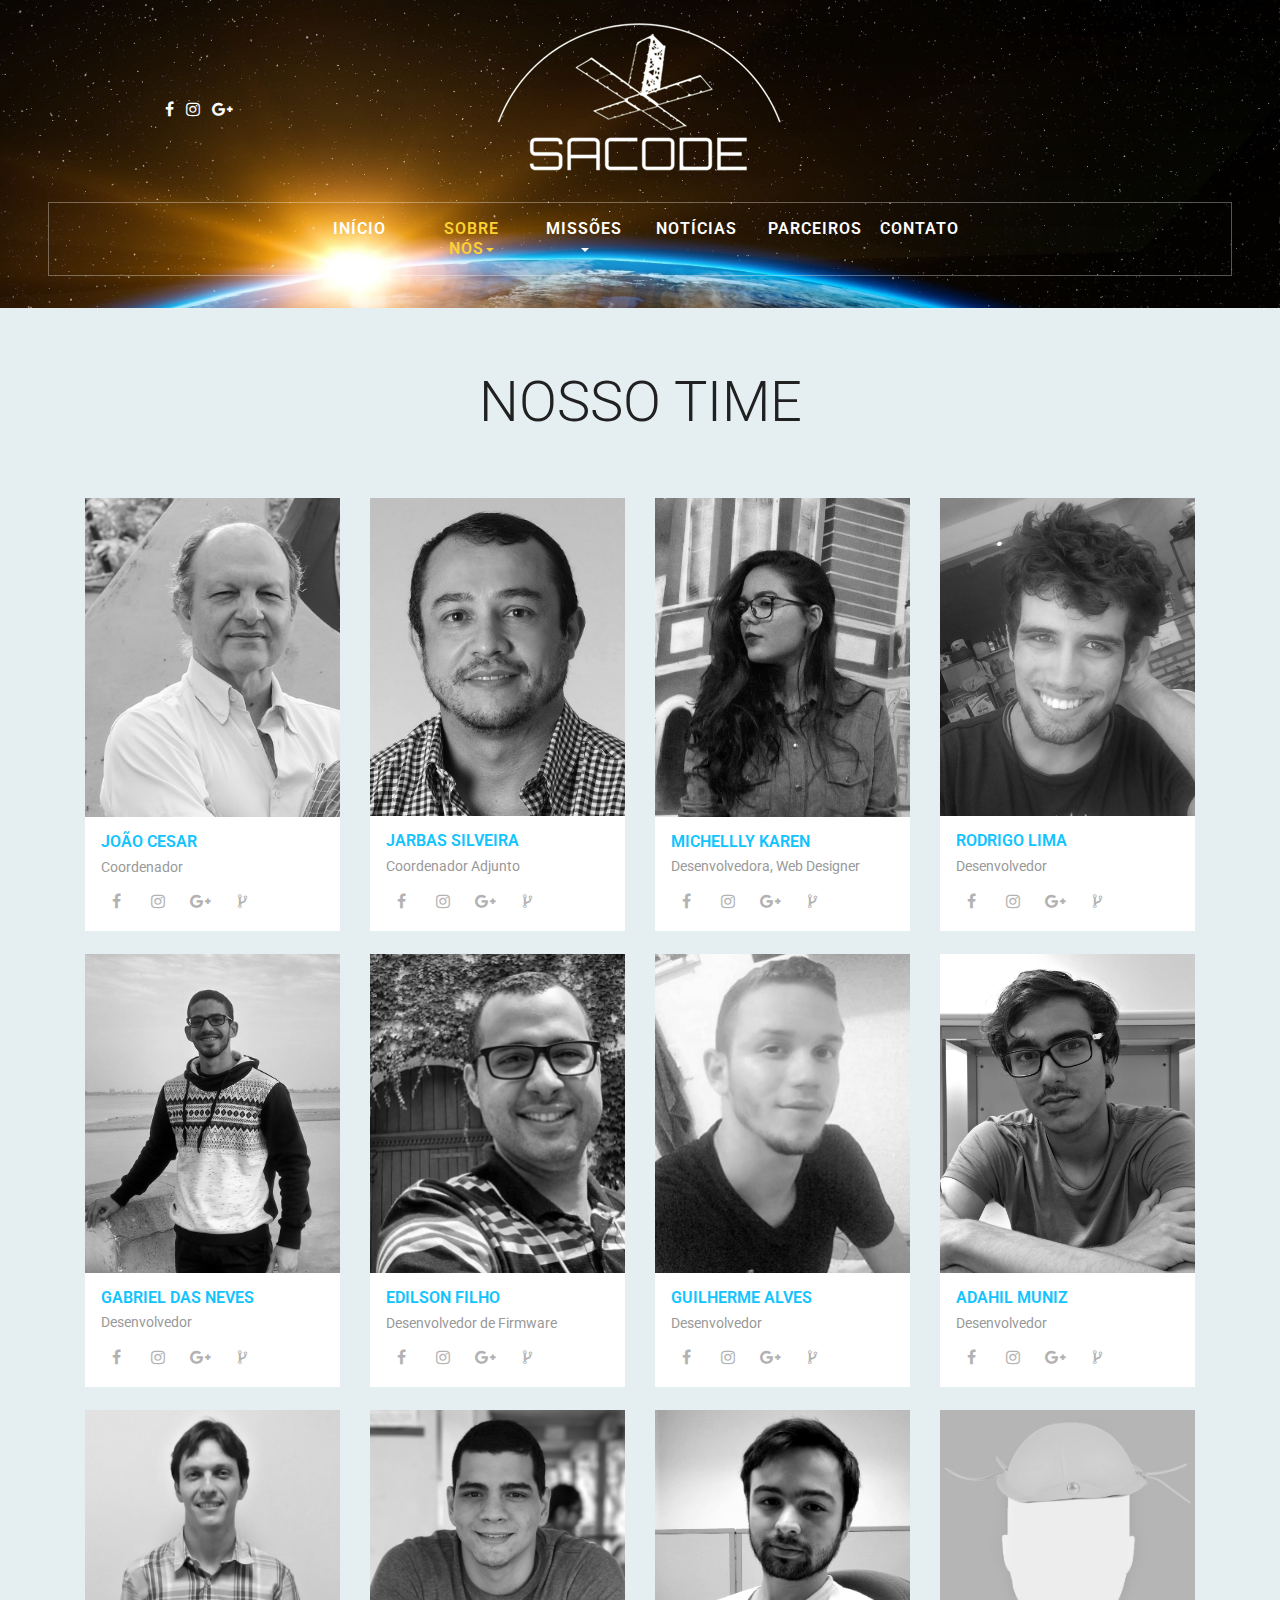
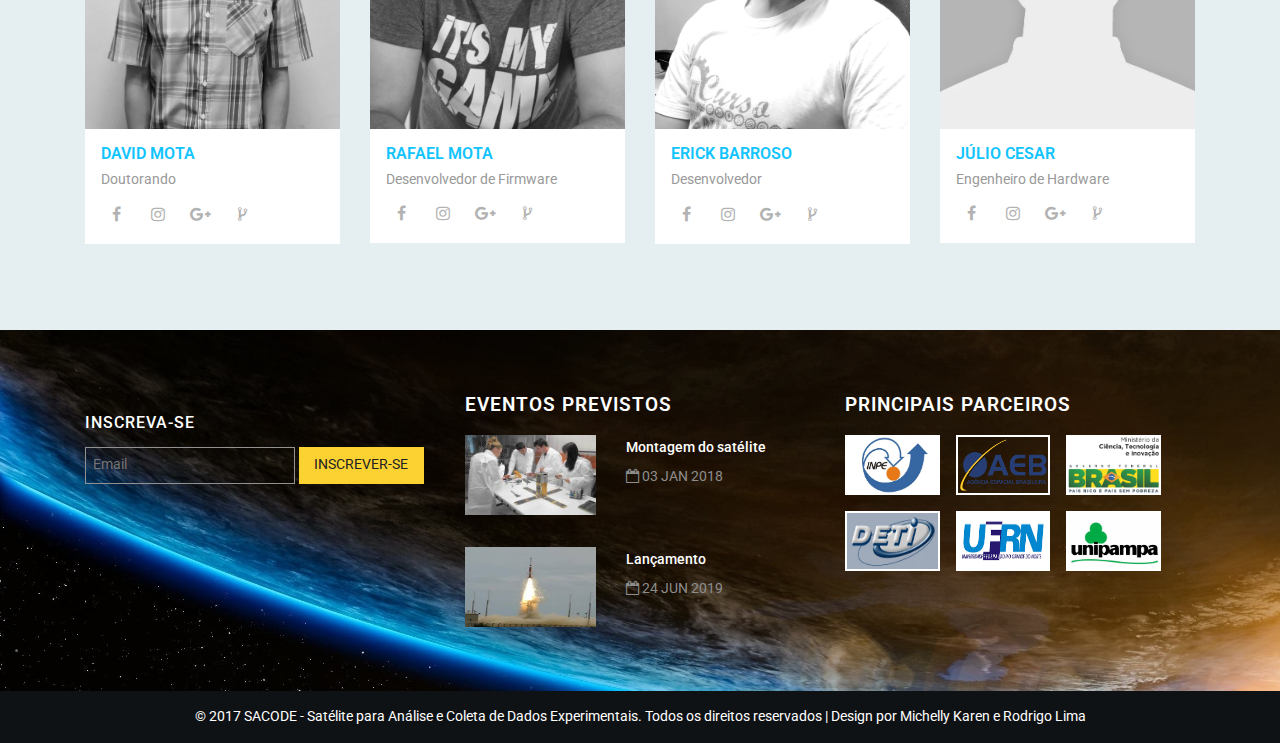
<file: SACODE/membros.html>
<!DOCTYPE html>
<html lang="pt">
<head>

<script>
  (function(i,s,o,g,r,a,m){i['GoogleAnalyticsObject']=r;i[r]=i[r]||function(){
  (i[r].q=i[r].q||[]).push(arguments)},i[r].l=1*new Date();a=s.createElement(o),
  m=s.getElementsByTagName(o)[0];a.async=1;a.src=g;m.parentNode.insertBefore(a,m)
  })(window,document,'script','https://www.google-analytics.com/analytics.js','ga');

  ga('create', 'UA-104449611-1', 'auto');
  ga('send', 'pageview');

</script>
<title>SACODE - Satélite para Análise e Coleta de Dados Experimentais</title>
<link rel="icon" type="image/png" href="images/i.png" />
<meta name="viewport" content="width=device-width, initial-scale=1">
<meta charset="utf-8">
<meta name="keywords" content="SACODE, Satélite, Nano, NANOSATÉLITE, Lesc, Deti, CONASAT, NANOSAT"/>
<script type="application/x-javascript"> addEventListener("load", function() { setTimeout(hideURLbar, 0); }, false); function hideURLbar(){ window.scrollTo(0,1); } </script>
<!-- bootstrap-css -->
<link href="css/bootstrap.css" rel="stylesheet" type="text/css" media="all" />
<!--// bootstrap-css -->
<!-- css -->
<link rel="stylesheet" href="css/style.css" type="text/css" media="all" />
<!--// css -->
<!-- font-awesome noticias -->
<link href="css/font-awesome.css" rel="stylesheet"> 
<!-- //font-awesome noticias -->
<!-- font -->
<link href="//fonts.googleapis.com/css?family=Pacifico" rel="stylesheet">
<link href="//fonts.googleapis.com/css?family=Roboto:100,100i,300,300i,400,400i,500,500i,700,700i,900,900i" rel="stylesheet">
<!-- //font -->
<script src="js/jquery-1.11.1.min.js"></script>
<script src="js/bootstrap.js"></script>
<script type="text/javascript">
	jQuery(document).ready(function($) {
		$(".scroll").click(function(event){		
			event.preventDefault();
			$('html,body').animate({scrollTop:$(this.hash).offset().top},1000);
		});
	});
</script> 

</head>
<body>
<div class="banner">
		<div class="header-top-grids">
			<div class="header">
					<div class="header-left">
						<div class="agileinfo-social-grids">
							<ul>
								<li><a href="https://www.facebook.com/sacode.lesc.ufc/?ref=br_rs" target="_blank"><i class="fa fa-facebook"></i></a></li>
								<li><a href="https://www.instagram.com/sacode.ufc/" target="_blank"><i class="fa fa-instagram"></i></a></li>
								<li><a href="mailto:sacode@lesc.ufc.br" target="_blank"><i class="fa fa-google-plus"></i></a></li>
							</ul>
						</div>
						<div class="logo">
						
								<a href="index.html"><img src="images/111.png"></a>
							
						</div>
						<div class="clearfix"> </div>
					</div>
			</div>
			<div class="top-nav">
				<div class="top-nav-info">
						<nav class="navbar navbar-default">
								<div class="navbar-header">
									<button type="button" class="navbar-toggle collapsed" data-toggle="collapse" data-target="#bs-example-navbar-collapse-1">
										<span class="sr-only">Toggle navigation</span>
										<span class="icon-bar"></span>
										<span class="icon-bar"></span>
										<span class="icon-bar"></span>
									</button>
								</div>
							<!-- Collect the nav links, forms, and other content for toggling -->
							<div class="collapse navbar-collapse" id="bs-example-navbar-collapse-1">
								<ul class="nav navbar-nav">
									<li><a href="index.html">INÍCIO</a></li>
									<li class="dropdown">
										<a class="active" href="membros.html" class="dropdown-toggle" data-hover="Pages" data-toggle="dropdown">SOBRE NÓS<b class="caret"></b></a>
										<ul class="dropdown-menu">
											<li><a href="historia.html">HISTÓRIA</a></li>
											<li><a href="membros.html">MEMBROS</a></li>
										</ul>
									</li>
									<li class="dropdown">
									<a href="missoes.html" class="dropdown-toggle" data-hover="Pages" data-toggle="dropdown">MISSÕES<b class="caret"></b></a>
										<ul class="dropdown-menu">
											<li><a href="contador.html">CONTAGEM REGRESSIVA</a></li>
											<li><a href="objetivos.html">PROJETOS</a></li>
										</ul>
									</li>
									<li><a href="noticias.html">NOTÍCIAS</a></li>
									<li><a href="parceiros.html">PARCEIROS</a></li>									
									<li><a href="contato.html">CONTATO</a></li>
								</ul>	
								<div class="clearfix"> </div>
							</div>
						</nav>		
				</div>
			</div>
		</div>

		
		</div>
	</div>
	<!-- //banner -->
	<!-- typography -->
	<div class="team" id="team">
		<div class="container">
			<div class="agileits-heading">
				<h3>NOSSO TIME</h3>
			</div>

			<div class="agileinfo-team-grids">

	
				<div class="col-md-3 wthree-team-grid ">
					<div class="threed">
						<img src="images/t15.jpg" alt="" class="img-membros">
					
						<div class="wthree-team-grid-info">
							<h4>JOÃO CESAR</h4>
							<p>Coordenador</p>
							<div class="team-social-grids">
								<ul>
									<li><a href="#"><i class="fa fa-facebook"></i></a></li>
									<li><a href="#"><i class="fa fa-instagram"></i></a></li>
									<li><a href="mailto:joao.mota@pq.cnpq.br" target="_blank" ><i class="fa fa-google-plus"></i></a></li>
									<li><a href="http://lattes.cnpq.br/3534665149331526" ><i class="fa fa-code-fork"></i></a></li>
								</ul>
							</div>
						</div>
					</div>
				</div>
				
			</div>

				<div class="col-md-3 wthree-team-grid">
					<div class="threed">
						<img src="images/t8.jpg" alt=""  class="img-membros">
						<div class="wthree-team-grid-info">
							<h4>JARBAS SILVEIRA</h4>
							<p>Coordenador Adjunto</p>
							<div class="team-social-grids">
								<ul>
									<li><a href="#" ><i class="fa fa-facebook"></i></a></li>
									<li><a href="#" ><i class="fa fa-instagram"></i></a></li>
									<li><a href="mailto:jarbassilveira@gmail.com" target="_blank"><i class="fa fa-google-plus"></i></a></li>
									<li><a href="http://lattes.cnpq.br/0406937598151848" target="_blank"><i class="fa fa-code-fork"></i></a></li>
								</ul>
							</div>
						</div>
					</div>	
				</div>					

				<div class="col-md-3 wthree-team-grid">
					<div class="threed">
						<img src="images/t1.jpg" alt="" class="img-membros">
						<div class="wthree-team-grid-info">
							<h4>MICHELLLY KAREN</h4>
							<p>Desenvolvedora, Web Designer</p>
							<div class="team-social-grids">
								<ul>
									<li><a href="https://www.facebook.com/michelly.karen.com.br" target="_blank"><i class="fa fa-facebook"></i></a></li>
									<li><a href="https://www.instagram.com/_michellyk/" target="_blank"><i class="fa fa-instagram"></i></a></li>
									<li><a href="mailto:michellykaren15@gmail.com" target="_blank"><i class="fa fa-google-plus"></i></a></li>
									<li><a href="https://www.linkedin.com/in/michelly-karen-952264b1/" target="_blank"><i class="fa fa-code-fork"></i></a></li>
								</ul>
							</div>
						</div>
					</div>	
				</div>	

				<div class="col-md-3 wthree-team-grid">
					<div class="threed">
						<img src="images/t9.jpg" alt="" class="img-membros">
						<div class="wthree-team-grid-info">
							<h4>RODRIGO LIMA</h4>
							<p>Desenvolvedor</p>
							<div class="team-social-grids">
								<ul>
									<li><a href="https://www.facebook.com/rlima1941"><i class="fa fa-facebook"></i></a></li>
									<li><a href="https://www.instagram.com/rodrigo_1941/"><i class="fa fa-instagram"></i></a></li>
									<li><a href="mailto:rlima9592@gmail.com"><i class="fa fa-google-plus"></i></a></li>
									<li><a href="http://lattes.cnpq.br/9365050048499790"><i class="fa fa-code-fork"></i></a></li>
								</ul>
							</div>
						</div>
					</div>	
				</div>	
				
				<div class="clearfix"> </div>
				<br> 

				<!-- -------------------end line 1------------------------ -->

				<div class="col-md-3 wthree-team-grid">
					<div class="threed">
						<img src="images/t4.jpg" alt="" class="img-membros">
						<div class="wthree-team-grid-info">
							<h4>GABRIEL DAS NEVES</h4>
							<p>Desenvolvedor</p>
							<div class="team-social-grids">
								<ul>
									<li><a href="https://www.facebook.com/gabriel.neves.9693" target="_blank"><i class="fa fa-facebook"></i></a></li>
									<li><a href="https://www.instagram.com/gabrieldasneves94/?hl=en" target="_blank"><i class="fa fa-instagram"></i></a></li>
									<li><a href="mailto:galvesdasneves@gmail.com" target="_blank"><i class="fa fa-google-plus"></i></a></li>
									<li><a href="https://www.linkedin.com/in/gabriel-alves-das-neves-19009b13b/" target="_blank"><i class="fa fa-code-fork"></i></a></li>
								</ul>
							</div>
						</div>
					</div>	
				</div>

				<div class="col-md-3 wthree-team-grid">
					<div class="threed">
						<img src="images/t5.jpg" alt="" class="img-membros">
						<div class="wthree-team-grid-info">
							<h4>EDILSON FILHO</h4>
							<p>Desenvolvedor de Firmware</p>
							<div class="team-social-grids">
								<ul>
									<li><a href="https://www.facebook.com/edilson.silva.96558?ref=br_rs" target="_blank"><i class="fa fa-facebook"></i></a></li>
									<li><a href="https://www.instagram.com/edilsonfilhosh/" target="_blank"><i class="fa fa-instagram"></i></a></li>
									<li><a href="mailto:edilsonfilhosh@gmail.com" target="_blank"><i class="fa fa-google-plus"></i></a></li>
									<li><a href="http://lattes.cnpq.br/3222974341657135" target="_blank"><i class="fa fa-code-fork"></i></a></li>
								</ul>
							</div>
						</div>
					</div>	
				</div>

				<div class="col-md-3 wthree-team-grid">
					<div class="threed">
						<img src="images/t7.jpg" alt="" class="img-membros">
						<div class="wthree-team-grid-info">
							<h4>GUILHERME ALVES</h4>
							<p>Desenvolvedor</p>
							<div class="team-social-grids">
								<ul>
									<li><a href="https://www.facebook.com/guilherme.alves.9" target="_blank"><i class="fa fa-facebook"></i></a></li>
									<li><a href="https://www.instagram.com/guilherme_alves16/" target="_blank"><i class="fa fa-instagram"></i></a></li>
									<li><a href="#" ><i class="fa fa-google-plus"></i></a></li>
									<li><a href="#" ><i class="fa fa-code-fork"></i></a></li>
								</ul>
							</div>
						</div>
					</div>	
				</div>
				
				<div class="col-md-3 wthree-team-grid">
					<div class="threed">
						<img src="images/t13.jpg" alt="" class="img-membros">
						<div class="wthree-team-grid-info">
							<h4>ADAHIL MUNIZ</h4>
							<p>Desenvolvedor</p>
							<div class="team-social-grids">
								<ul>
									<li><a href="#"><i class="fa fa-facebook"></i></a></li>
									<li><a href="#"><i class="fa fa-instagram"></i></a></li>
									<li><a href="mailto:adahilmuniz@hotmail.com"><i class="fa fa-google-plus"></i></a></li>
									<li><a href="http://lattes.cnpq.br/1574064435164611" target="_blank"><i class="fa fa-code-fork"></i></a></li>
								</ul>
							</div>
						</div>
					</div>	
				</div>

				<div class="clearfix"> </div>
				<br>

				<!-- -------------------end line 2------------------------ -->

				<div class="col-md-3 wthree-team-grid">
					<div class="threed">
						<img src="images/t10.jpg" alt="" class="img-membros">
						<div class="wthree-team-grid-info">
							<h4>DAVID MOTA</h4>
							<p>Doutorando</p>
							<div class="team-social-grids">
								<ul>
									<li><a href="#"><i class="fa fa-facebook"></i></a></li>
									<li><a href="#"><i class="fa fa-instagram"></i></a></li>
									<li><a href="mailto:davidfmmota@gmail.com" target="_blank"><i class="fa fa-google-plus"></i></a></li>
									<li><a href="http://lattes.cnpq.br/4412176691506301" target="_blank"><i class="fa fa-code-fork"></i></a></li>
								</ul>
							</div>
						</div>
					</div>	
				</div>

				<div class="col-md-3 wthree-team-grid">
					<div class="threed">
						<img src="images/t11.jpg" alt="" class="img-membros">
						<div class="wthree-team-grid-info">
							<h4>RAFAEL MOTA</h4>
							<p>Desenvolvedor de Firmware </p>
							<div class="team-social-grids">
								<ul>
									<li><a href="#"><i class="fa fa-facebook"></i></a></li>
									<li><a href="#"><i class="fa fa-instagram"></i></a></li>
									<li><a href="mailto:rafaelmota@lesc.ufc.br" target="_blank"><i class="fa fa-google-plus"></i></a></li>
									<li><a href="http://lattes.cnpq.br/5418890997535346" target="_blank"><i class="fa fa-code-fork"></i></a></li>
								</ul>
							</div>
						</div>
					</div>	
				</div>

				<div class="col-md-3 wthree-team-grid">
					<div class="threed">
						<img src="images/t16.jpg" alt="" class="img-membros">
						<div class="wthree-team-grid-info">
							<h4>ERICK BARROSO</h4>
							<p>Desenvolvedor</p>
							<div class="team-social-grids">
								<ul>
									<li><a href="https://www.facebook.com/erick.barroso.10" target="blank"><i class="fa fa-facebook"></i></a></li>
									<li><a href="https://www.instagram.com/erick_souza98/" target="blank"><i class="fa fa-instagram"></i></a></li>
									<li><a href="mailto:erickbarroso09@gmail.com" target="_blank" ><i class="fa fa-google-plus"></i></a></li>
									<li><a href="#" ><i class="fa fa-code-fork"></i></a></li>
								</ul>
							</div>
						</div>
					</div>	
				</div>
				

				<div class="col-md-3 wthree-team-grid">
					<div class="threed">
						<img src="images/t12.jpg" alt="" class="img-membros">
						<div class="wthree-team-grid-info">
							<h4>JÚLIO CESAR</h4>
							<p>Engenheiro de Hardware</p>
							<div class="team-social-grids">
								<ul>
									<li><a href="#"><i class="fa fa-facebook"></i></a></li>
									<li><a href="#"><i class="fa fa-instagram"></i></a></li>
									<li><a href="mailto:juliocesarsaf@gmail.com" target="_blank" ><i class="fa fa-google-plus"></i></a></li>
									<li><a href="http://lattes.cnpq.br/006306292660606" ><i class="fa fa-code-fork"></i></a></li>
								</ul>
							</div>
						</div>
					</div>	
				</div>

				<div class="clearfix"> </div>

				<br>

				<!-- -------------------end line 3------------------------ -->

			</div>
		</div>
	</div>
<!-- footer -->
<!-- footer -->
	<footer class="jarallax">
		<div class="container">
			<div class="agile-footer-grids">
				<div class="col-md-4 agile-footer-grid">
					<h4> </h4>
					<div class="agile-footer-info">
						<p> </p>
						<h5>Inscreva-se</h5>
						<form action="#" method="post">
							<input type="email" name="Email" placeholder="Email" required="">
							<input type="submit" value="Inscrever-se">
						</form>
					</div>
				</div>
				<div class="col-md-4 agile-footer-grid">
					<h4>Eventos previstos</h4>
					<div class="agile-post-grids">
						<div class="agile-post-grid">
							<div class="col-md-5 agile-post-left">
								<a href="noticias.html">
									<img src="images/Missao1.jpg" alt="" style="width:100x;height:80px;">
								</a>
							</div>
							<div class="col-md-7 agile-post-right">
								<h5><a href="noticias.html">Montagem do satélite</a></h5>
								<p><i class="fa fa-calendar-o" aria-hidden="true"></i> 03 Jan 2018</p>
							</div>
							<div class="clearfix"> </div>
						</div>
						<div class="agile-post-grid">
							<div class="col-md-5 agile-post-left">
								<a href="noticias.html">
									<img src="images/Missao2.jpg" alt="" style="width:100x;height:80px;">
								</a>
							</div>
							<div class="col-md-7 agile-post-right">
								<h5><a href="noticias.html">Lançamento</a></h5>
								<p><i class="fa fa-calendar-o" aria-hidden="true"></i> 24 Jun 2019</p>
							</div>
							<div class="clearfix"> </div>
						</div>
					</div>
				</div>
				<div class="col-md-4 agile-footer-grid">
					<h4>Principais Parceiros</h4>
					<div class="popular-grids">
						<div class="popular-grid">
							<a href="parceiros.html"><img src="images/Parceiro1.jpeg" alt="" style="width:150x;height:60px;"></a>
						</div>
						<div class="popular-grid">
							<a href="parceiros.html"><img src="images/Parceiro2.jpeg" alt="" style="width:150x;height:60px;"></a>
						</div>
						<div class="popular-grid">
							<a href="parceiros.html"><img src="images/Parceiro3.jpeg" alt="" style="width:150x;height:60px;"></a>
						</div>
						<div class="clearfix"> </div>
					</div>
					<div class="popular-grids">
						<div class="popular-grid">
							<a href="parceiros.html"><img src="images/Parceiro4.jpeg" alt="" style="width:150x;height:60px;"></a>
						</div>
						<div class="popular-grid">
							<a href="parceiros.html"><img src="images/Parceiro5.jpeg" alt="" style="width:150x;height:60px;"></a>
						</div>
						<div class="popular-grid">
							<a href="parceiros.html"><img src="images/Parceiro6.jpeg" alt="" style="width:150x;height:60px;"></a>
						</div>
						<div class="clearfix"> </div>
					</div>
				</div>
				<div class="clearfix"> </div>
			</div>
		</div>
	</footer>
	<!-- //footer -->
	<!-- copyright -->
	<div class="agileits-sacode">
		<div class="container">
			<p>© 2017 SACODE - Satélite para Análise e Coleta de Dados Experimentais. Todos os direitos reservados | Design por <a>Michelly Karen e Rodrigo Lima</a></p>
		</div>
	</div>
	<!-- //copyright -->
	<script src="js/SmoothScroll.min.js"></script>
	<script type="text/javascript" src="js/move-top.js"></script>
	<script type="text/javascript" src="js/easing.js"></script>
	<!-- here stars scrolling icon -->
	<script type="text/javascript">
		$(document).ready(function() {
			/*
				var defaults = {
				containerID: 'toTop', // fading element id
				containerHoverID: 'toTopHover', // fading element hover id
				scrollSpeed: 1200,
				easingType: 'linear' 
				};
			*/
								
			$().UItoTop({ easingType: 'easeOutQuart' });
								
			});
	</script>
	<!-- //here ends scrolling icon -->
</body>	
</html>
</file>
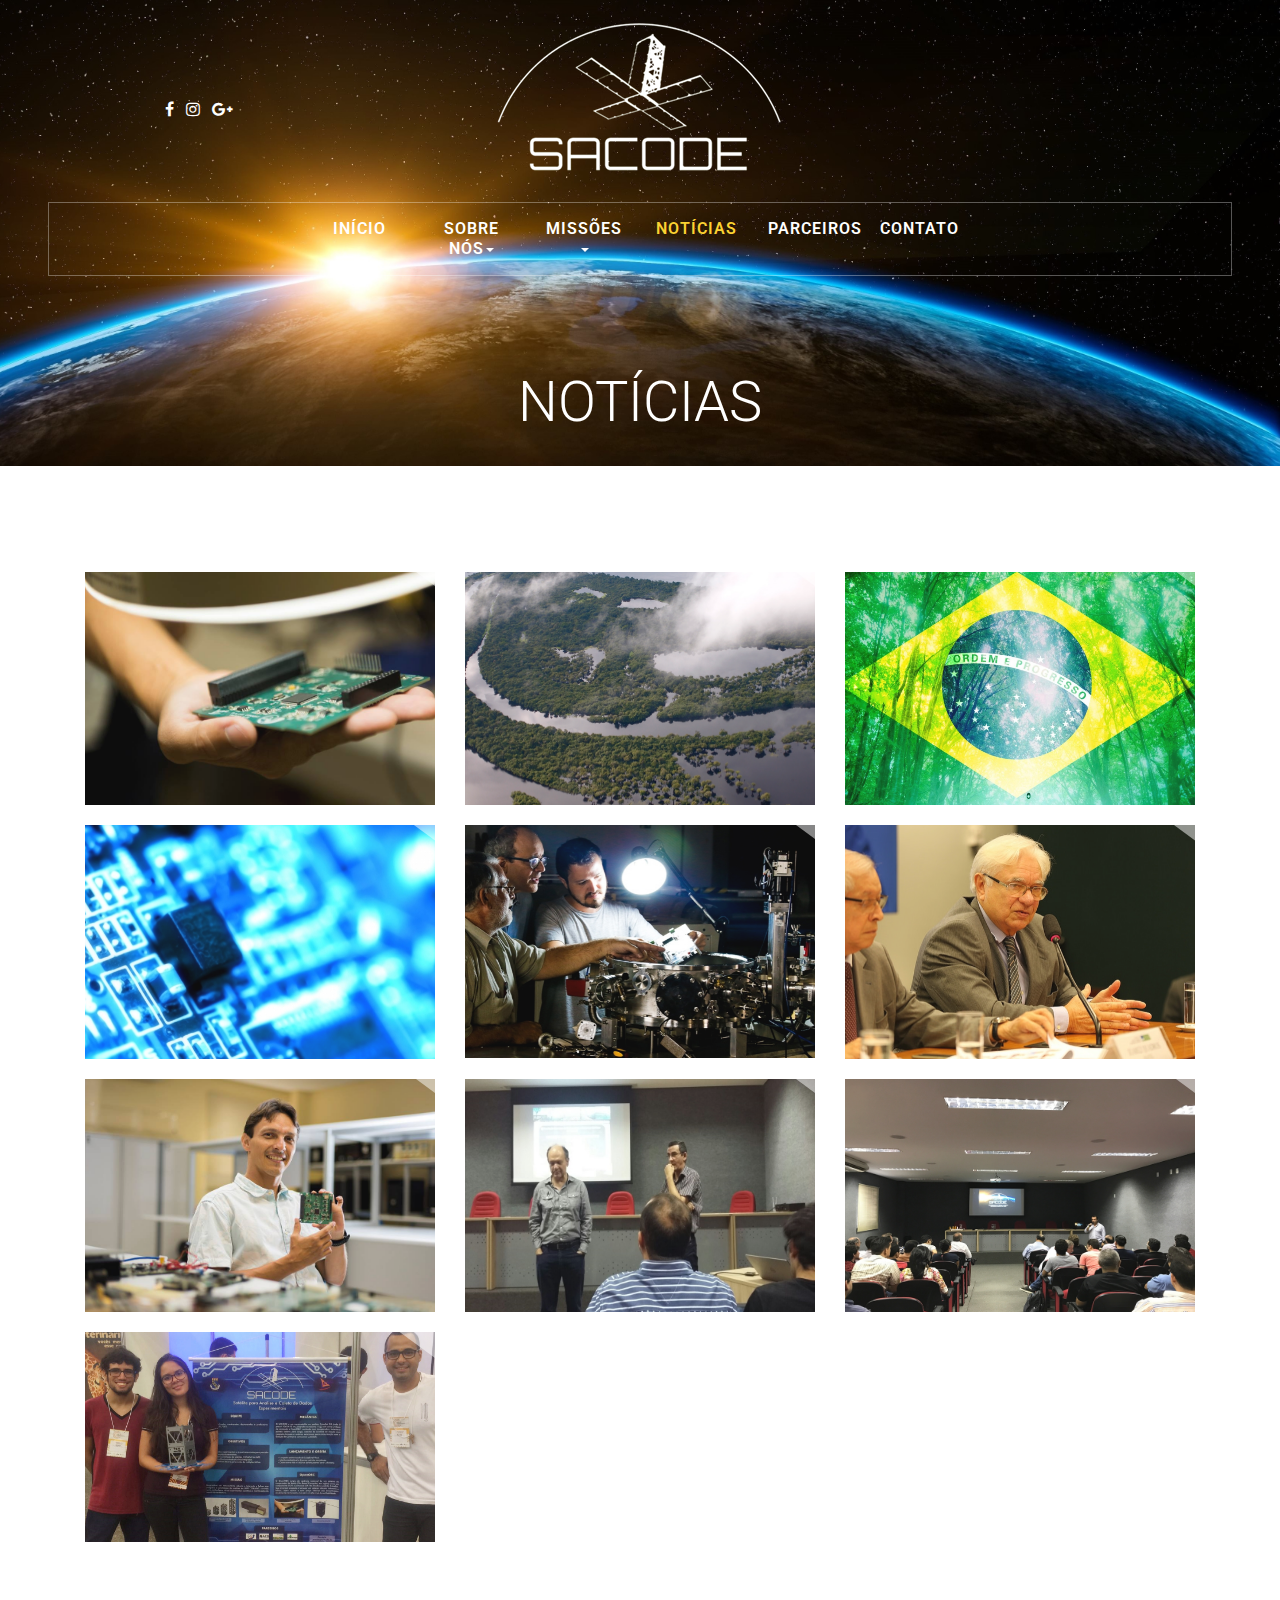
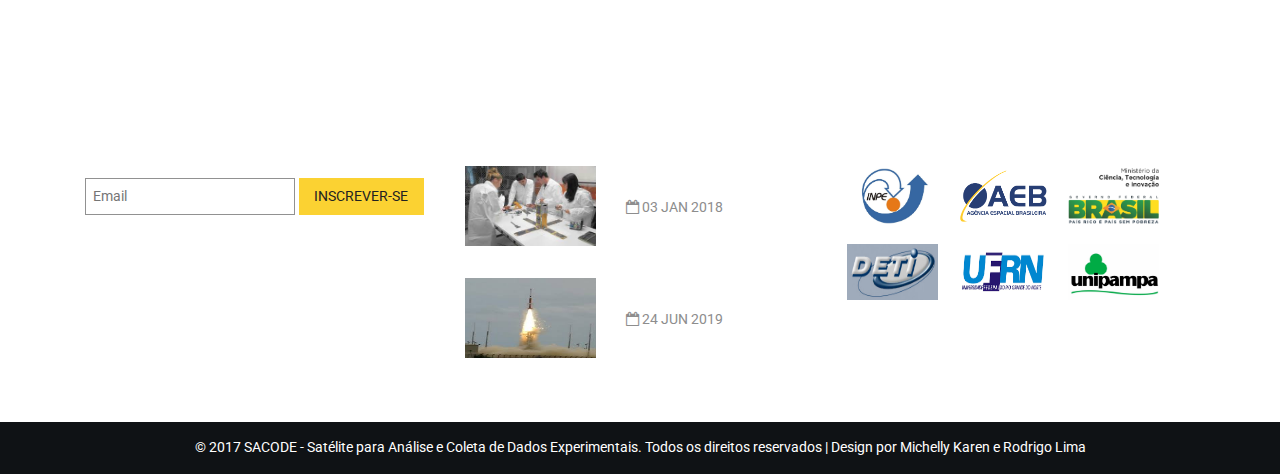
<file: SACODE/noticias.html>
<!DOCTYPE html>
<html lang="pt">
<head>
<title>SACODE - Satélite para Análise e Coleta de Dados Experimentais</title>
<link rel="icon" type="image/png" href="images/i.png" />
<meta name="viewport" content="width=device-width, initial-scale=1">
<meta charset="utf-8">

<meta name="keywords" content="SACODE, Satélite, Nano, NANOSATÉLITE, Lesc, Deti, CONASAT, NANOSAT"/>
<script type="application/x-javascript"> addEventListener("load", function() { setTimeout(hideURLbar, 0); }, false); function hideURLbar(){ window.scrollTo(0,1); } </script>
<!-- bootstrap-css -->
<link href="css/bootstrap.css" rel="stylesheet" type="text/css" media="all" />
<!--// bootstrap-css -->
<!-- css -->
<link rel="stylesheet" href="css/style.css" type="text/css" media="all" />
<!--// css -->
<!-- font-awesome noticias -->
<link href="css/font-awesome.css" rel="stylesheet"> 
<!-- //font-awesome noticias -->
<link rel="stylesheet" href="css/lightbox.css">
<!-- font -->
<link href="//fonts.googleapis.com/css?family=Pacifico" rel="stylesheet">
<link href="//fonts.googleapis.com/css?family=Roboto:100,100i,300,300i,400,400i,500,500i,700,700i,900,900i" rel="stylesheet">
<!-- //font -->
<script src="js/jquery-1.11.1.min.js"></script>
<script src="js/bootstrap.js"></script>
<script type="text/javascript">
	jQuery(document).ready(function($) {
		$(".scroll").click(function(event){		
			event.preventDefault();
			$('html,body').animate({scrollTop:$(this.hash).offset().top},1000);
		});
	});
</script> 

</head>
<body>
	<div class="banner">
		<div class="header-top-grids">
			<div class="header">
					<div class="header-left">
						<div class="agileinfo-social-grids">
							<ul>
								<li><a href="https://www.facebook.com/sacode.lesc.ufc/?ref=br_rs" target="_blank"><i class="fa fa-facebook"></i></a></li>
								<li><a href="https://www.instagram.com/sacode.ufc/" target="_blank"><i class="fa fa-instagram"></i></a></li>
								<li><a href="mailto:sacode@lesc.ufc.br" target="_blank"><i class="fa fa-google-plus"></i></a></li>
							</ul>
						</div>
						<div class="logo">
						
								<a href="index.html"><img src="images/111.png"></a>
							
						</div>
						
						<div class="clearfix"> </div>
					</div>
			</div>
			<div class="top-nav">
				<div class="top-nav-info">
						<nav class="navbar navbar-default">
								<div class="navbar-header">
									<button type="button" class="navbar-toggle collapsed" data-toggle="collapse" data-target="#bs-example-navbar-collapse-1">
										<span class="sr-only">Toggle navigation</span>
										<span class="icon-bar"></span>
										<span class="icon-bar"></span>
										<span class="icon-bar"></span>
									</button>
								</div>
							<!-- Collect the nav links, forms, and other content for toggling -->
							<div class="collapse navbar-collapse" id="bs-example-navbar-collapse-1">
								<ul class="nav navbar-nav">
									<li><a href="index.html">INÍCIO</a></li>
									<li class="dropdown">
										<a href="membros.html" class="dropdown-toggle" data-hover="Pages" data-toggle="dropdown">SOBRE NÓS<b class="caret"></b></a>
										<ul class="dropdown-menu">
											<li><a href="historia.html">HISTÓRIA</a></li>
											<li><a href="membros.html">MEMBROS</a></li>
										</ul>
									</li>
									<li class="dropdown">
									<a href="missoes.html" class="dropdown-toggle" data-hover="Pages" data-toggle="dropdown">MISSÕES<b class="caret"></b></a>
										<ul class="dropdown-menu">
											<li><a href="contador.html">CONTAGEM REGRESSIVA</a></li>
											<li><a href="objetivos.html">PROJETOS</a></li>
										</ul>
									</li>
									<li><a class="active" href="noticias.html">NOTÍCIAS</a></li>
									<li><a href="parceiros.html">PARCEIROS</a></li>									
									<li><a href="contato.html">CONTATO</a></li>
								</ul>	
								<div class="clearfix"> </div>
							</div>	
						</nav>		
				</div>
			</div>
		</div>

		<div class="header-bottom">
			<div class="container">
				<div class="wthree-heading">
					<h2>NOTÍCIAS</h2>
				</div>
			</div>
		</div>
	</div>
	<!-- //banner -->
	<!-- noticias -->
	<div class="noticias">
		<div class="container">
			<div class="noticias-grids">
					<div class="col-md-4 noticias-grid">
						<div class="grid">
							<figure class="effect-apollo">
								<a class="example-image-link" target="_blank" href="http://www.inpe.br/noticias/noticia.php?Cod_Noticia=4412"  data-title="Texto da notícia 1.">
									<img src="images/n00.jpg" alt="" />
									<figcaption>
										<p>Universidade constrói computador de bordo para nanossatélite em parceria com o INPE</p>
									</figcaption>
								</a>
							</figure>
						</div>
					</div>
					<div class="col-md-4 noticias-grid">
						<div class="grid">
							<figure class="effect-apollo">
								<a class="example-image-link" target="_blank" href="http://www.mcti.gov.br/noticia/-/asset_publisher/epbV0pr6eIS0/content/inpe-vai-usar-computador-de-bordo-feito-em-universidade-para-monitorar-meio-ambiente;jsessionid=FBC184FBF674952C8FCB3A727714FE3D.rima" data-title="Texto da notícia 2.">
									<img src="images/n0.jpg" alt="" />
									<figcaption>
										<p>Inpe vai usar computador de bordo feito em universidade para monitorar meio ambiente</p>
									</figcaption>	
								</a>
							</figure>
						</div>
					</div>
					<div class="col-md-4 noticias-grid">
						<div class="grid">
							<figure class="effect-apollo">
								<a class="example-image-link" target="_blank" href="http://www.brasil.gov.br/ciencia-e-tecnologia/2017/04/inpe-vai-usar-computador-de-bordo-para-monitorar-meio-ambiente"  data-title="Texto da notícia 3.">
									<img src="images/n2.jpg" alt="" />
									<figcaption>
										<p>Inpe vai usar computador de bordo para monitorar meio ambiente</p>
									</figcaption>		
								</a>
							</figure>
						</div>
					</div>
					<div class="col-md-4 noticias-grid">
						<div class="grid">
							<figure class="effect-apollo">
								<a class="example-image-link" target="_blank" href="http://www.inovacaotecnologica.com.br/noticias/noticia.php?artigo=brasileiros-constroem-computador-bordo-nanossatelites-codigo-aberto&id=010110170330#.WTGO8dy1uUk"  data-title="Texto da notícia 4">
									<img src="images/n3.jpg" alt="" />
									<figcaption>
										<p>Brasileiros constroem computador de bordo para nanossatélites em código aberto</p>
									</figcaption>	
								</a>
							</figure>
						</div>
					</div>
					<div class="col-md-4 noticias-grid">
						<div class="grid">
							<figure class="effect-apollo">
								<a class="example-image-link" target="_blank" href="http://jornal.usp.br/ciencias/tecnologia/cientistas-verificam-efeitos-de-raios-cosmicos-em-pecas-de-satelites/"  data-title="Texto da notícia 5">
									<img src="images/n4.jpg" alt="" />
									<figcaption>
										<p>Cientistas verificam efeitos de raios cósmicos em peças de satélites</p>
									</figcaption>	
								</a>
							</figure>
						</div>
					</div>
					<div class="col-md-4 noticias-grid">
						<div class="grid">
							<figure class="effect-apollo">
								<a class="example-image-link" target="_blank" href="http://www.aeb.gov.br/2017/04/" data-title="Texto da notícia 6">
									<img src="images/n5.jpg" alt="" />
									<figcaption>
										<p>Deputados lançam Frente Parlamentar para Modernização da Base de Alcântara</p>
									</figcaption>		
								</a>
							</figure>
						</div>
					</div>
					<div class="col-md-4 noticias-grid">
						<div class="grid">
							<figure class="effect-apollo">
								<a class="example-image-link" target="_blank" href="http://en.calameo.com/read/002883978a2880d2185a1" data-title="Texto da notícia 7">
									<img src="images/n6.jpg" alt="" />
									<figcaption>
										<p>Open OBC, um computador de bordo de baixo custo para nanossatélites</p>
									</figcaption>		
								</a>
							</figure>
						</div>
					</div>
					<div class="col-md-4 noticias-grid">
						<div class="grid">
							<figure class="effect-apollo">
								<a class="example-image-link" target="_blank" href="https://www.facebook.com/sacode.lesc.ufc/photos/a.428555047538554.1073741828.421487501578642/428554990871893/?type=3" data-title="Texto da notícia 7">
									<img src="images/n7.jpeg" alt="" />
									<figcaption>
										<p>Presidente da FUNCEME visita LESC e fala sobre possível parceria</p>
									</figcaption>		
								</a>
							</figure>
						</div>
					</div>
					<div class="col-md-4 noticias-grid">
						<div class="grid">
							<figure class="effect-apollo">
								<a class="example-image-link" target="_blank" href="https://www.facebook.com/sacode.lesc.ufc/photos/a.428555047538554.1073741828.421487501578642/446980375696021/?type=3" data-title="Texto da notícia 8">
									<img src="images/spaceday.jpeg" alt="" />
									<figcaption>
										<p>SpaceDay no LESC</p>
									</figcaption>		
								</a>
							</figure>
						</div>
					</div>
					<div class="col-md-4 noticias-grid">
						<div class="grid">
							<figure class="effect-apollo">
								<a class="example-image-link" target="_blank" href="https://www.facebook.com/sacode.lesc.ufc/photos/pcb.448342942226431/448342868893105/?type=3" data-title="Texto da notícia 9">
									<img src="images/n17.jpg" alt="" />
									<figcaption>
										<p>Integrantes do grupo SACODE estiveram na Feira do Conhecimento da SECITECE</p>
									</figcaption>		
								</a>
							</figure>
						</div>
					</div>
					<div class="clearfix"> </div>
					<br>
					<br>
					
					<script src="js/lightbox-plus-jquery.min.js"> </script>
			</div>
		</div>
	</div>
	<!-- //noticias -->

	<!-- footer -->
	<footer class="jarallax">
		<div class="container">
			<div class="agile-footer-grids">
				<div class="col-md-4 agile-footer-grid">
					<h4> </h4>
					<div class="agile-footer-info">
						<p> </p>
						<h5>Inscreva-se</h5>
						<form action="#" method="post">
							<input type="email" name="Email" placeholder="Email" required="">
							<input type="submit" value="Inscrever-se">
						</form>
					</div>
				</div>
				<div class="col-md-4 agile-footer-grid">
					<h4>Eventos previstos</h4>
					<div class="agile-post-grids">
						<div class="agile-post-grid">
							<div class="col-md-5 agile-post-left">
								<a href="noticias.html">
									<img src="images/Missao1.jpg" alt="" style="width:100x;height:80px;">
								</a>
							</div>
							<div class="col-md-7 agile-post-right">
								<h5><a href="noticias.html">Montagem do satélite</a></h5>
								<p><i class="fa fa-calendar-o" aria-hidden="true"></i> 03 Jan 2018</p>
							</div>
							<div class="clearfix"> </div>
						</div>
						<div class="agile-post-grid">
							<div class="col-md-5 agile-post-left">
								<a href="noticias.html">
									<img src="images/Missao2.jpg" alt="" style="width:100x;height:80px;">
								</a>
							</div>
							<div class="col-md-7 agile-post-right">
								<h5><a href="noticias.html">Lançamento</a></h5>
								<p><i class="fa fa-calendar-o" aria-hidden="true"></i> 24 Jun 2019</p>
							</div>
							<div class="clearfix"> </div>
						</div>
					</div>
				</div>
				<div class="col-md-4 agile-footer-grid">
					<h4>Principais Parceiros</h4>
					<div class="popular-grids">
						<div class="popular-grid">
							<a href="parceiros.html"><img src="images/Parceiro1.jpeg" alt="" style="width:150x;height:60px;"></a>
						</div>
						<div class="popular-grid">
							<a href="parceiros.html"><img src="images/Parceiro2.jpeg" alt="" style="width:150x;height:60px;"></a>
						</div>
						<div class="popular-grid">
							<a href="parceiros.html"><img src="images/Parceiro3.jpeg" alt="" style="width:150x;height:60px;"></a>
						</div>
						<div class="clearfix"> </div>
					</div>
					<div class="popular-grids">
						<div class="popular-grid">
							<a href="parceiros.html"><img src="images/Parceiro4.jpeg" alt="" style="width:150x;height:60px;"></a>
						</div>
						<div class="popular-grid">
							<a href="parceiros.html"><img src="images/Parceiro5.jpeg" alt="" style="width:150x;height:60px;"></a>
						</div>
						<div class="popular-grid">
							<a href="parceiros.html"><img src="images/Parceiro6.jpeg" alt="" style="width:150x;height:60px;"></a>
						</div>
						<div class="clearfix"> </div>
					</div>
				</div>
				<div class="clearfix"> </div>
			</div>
		</div>
	</footer>
	<!-- //footer -->
	<!-- copyright -->
	<div class="agileits-sacode">
		<div class="container">
			<p>© 2017 SACODE - Satélite para Análise e Coleta de Dados Experimentais. Todos os direitos reservados | Design por <a>Michelly Karen e Rodrigo Lima</a></p>
		</div>
	</div>
	<!-- //copyright -->
	<script src="js/jarallax.js"></script>
	<script src="js/SmoothScroll.min.js"></script>
	<script type="text/javascript">
		/* init Jarallax */
		$('.jarallax').jarallax({
			speed: 0.5,
			imgWidth: 1366,
			imgHeight: 768
		})
	</script>
	<script type="text/javascript" src="js/move-top.js"></script>
	<script type="text/javascript" src="js/easing.js"></script>
	<!-- here stars scrolling icon -->
	<script type="text/javascript">
		$(document).ready(function() {
			/*
				var defaults = {
				containerID: 'toTop', // fading element id
				containerHoverID: 'toTopHover', // fading element hover id
				scrollSpeed: 1200,
				easingType: 'linear' 
				};
			*/
								
			$().UItoTop({ easingType: 'easeOutQuart' });
								
			});
	</script>
	<!-- //here ends scrolling icon -->
</body>	
</html>
</file>
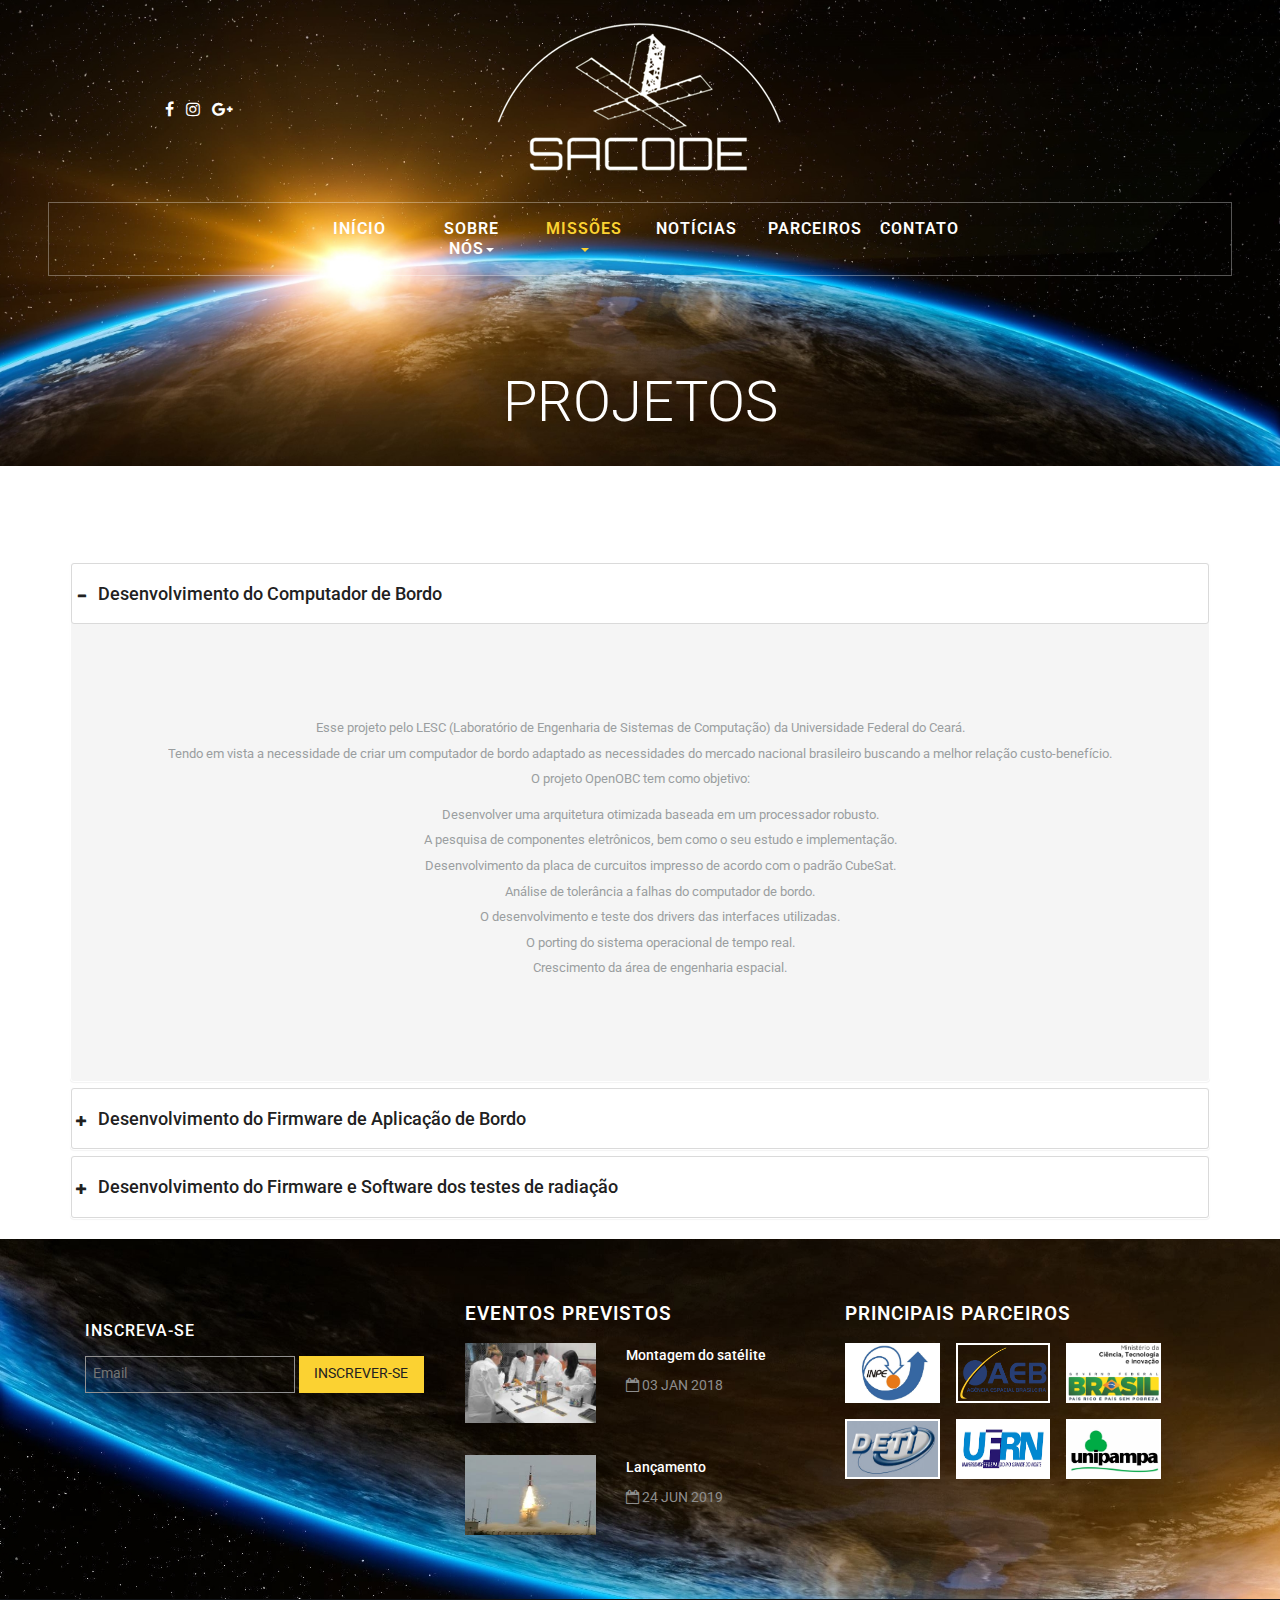
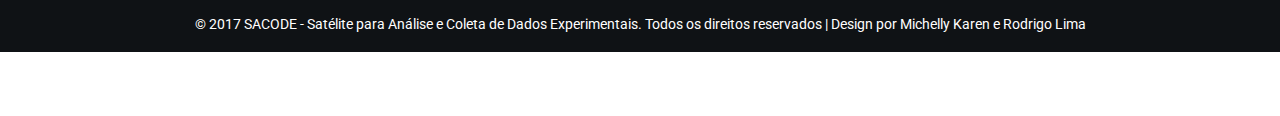
<file: SACODE/objetivos.html>
<!DOCTYPE html>
<html lang="pt">
<head>

<script>
  (function(i,s,o,g,r,a,m){i['GoogleAnalyticsObject']=r;i[r]=i[r]||function(){
  (i[r].q=i[r].q||[]).push(arguments)},i[r].l=1*new Date();a=s.createElement(o),
  m=s.getElementsByTagName(o)[0];a.async=1;a.src=g;m.parentNode.insertBefore(a,m)
  })(window,document,'script','https://www.google-analytics.com/analytics.js','ga');

  ga('create', 'UA-104449611-1', 'auto');
  ga('send', 'pageview');

</script>
<title>SACODE - Satélite para Análise e Coleta de Dados Experimentais</title>
<link rel="icon" type="image/png" href="images/i.png" />
<meta name="viewport" content="width=device-width, initial-scale=1">
<meta charset="utf-8">
<meta name="keywords" content="SACODE, Satélite, Nano, NANOSATÉLITE, Lesc, Deti, CONASAT, NANOSAT"/>
<script type="application/x-javascript"> addEventListener("load", function() { setTimeout(hideURLbar, 0); }, false); function hideURLbar(){ window.scrollTo(0,1); } </script>
<!-- bootstrap-css -->
<link href="css/bootstrap.css" rel="stylesheet" type="text/css" media="all" />
<!--// bootstrap-css -->
<!-- css -->
<link rel="stylesheet" href="css/style.css" type="text/css" media="all" />
<!--// css -->
<!-- font-awesome noticias -->
<link href="css/font-awesome.css" rel="stylesheet"> 
<!-- //font-awesome noticias -->
<!-- font -->
<link href="//fonts.googleapis.com/css?family=Pacifico" rel="stylesheet">
<link href="//fonts.googleapis.com/css?family=Roboto:100,100i,300,300i,400,400i,500,500i,700,700i,900,900i" rel="stylesheet">
<!-- //font -->
<script src="js/jquery-1.11.1.min.js"></script>
<script src="js/bootstrap.js"></script>
<script type="text/javascript">
	jQuery(document).ready(function($) {
		$(".scroll").click(function(event){		
			event.preventDefault();
			$('html,body').animate({scrollTop:$(this.hash).offset().top},1000);
		});
	});
</script> 

</head>
<body>
	<div class="banner">
		<div class="header-top-grids">
			<div class="header">
					<div class="header-left">
						<div class="agileinfo-social-grids">
							<ul>
								<li><a href="https://www.facebook.com/sacode.lesc.ufc/?ref=br_rs" target="_blank"><i class="fa fa-facebook"></i></a></li>
								<li><a href="https://www.instagram.com/sacode.ufc/" target="_blank"><i class="fa fa-instagram"></i></a></li>
								<li><a href="mailto:sacode@lesc.ufc.br" target="_blank"><i class="fa fa-google-plus"></i></a></li>
							</ul>
						</div>
						<div class="logo">
						
								<a href="index.html"><img src="images/111.png"></a>
							
						</div>
						
						<div class="clearfix"> </div>
					</div>
			</div>
			<div class="top-nav">
				<div class="top-nav-info">
						<nav class="navbar navbar-default">
								<div class="navbar-header">
									<button type="button" class="navbar-toggle collapsed" data-toggle="collapse" data-target="#bs-example-navbar-collapse-1">
										<span class="sr-only">Toggle navigation</span>
										<span class="icon-bar"></span>
										<span class="icon-bar"></span>
										<span class="icon-bar"></span>
									</button>
								</div>
							<!-- Collect the nav links, forms, and other content for toggling -->
							<div class="collapse navbar-collapse" id="bs-example-navbar-collapse-1">
								<ul class="nav navbar-nav">
									<li><a href="index.html">INÍCIO</a></li>
									<li class="dropdown">
										<a href="membros.html" class="dropdown-toggle" data-hover="Pages" data-toggle="dropdown">SOBRE NÓS<b class="caret"></b></a>
										<ul class="dropdown-menu">
											<li><a href="historia.html">HISTÓRIA</a></li>
											<li><a href="membros.html">MEMBROS</a></li>
										</ul>
									</li>
									<li class="dropdown">
									<a class="active" href="missoes.html" class="dropdown-toggle" data-hover="Pages" data-toggle="dropdown">MISSÕES<b class="caret"></b></a>
										<ul class="dropdown-menu">
											<li><a href="contador.html">CONTAGEM REGRESSIVA</a></li>
											<li><a href="objetivos.html">PROJETOS</a></li>
										</ul>
									</li>
									<li><a href="noticias.html">NOTÍCIAS</a></li>
									<li><a href="parceiros.html">PARCEIROS</a></li>									
									<li><a href="contato.html">CONTATO</a></li>
								</ul>	
								<div class="clearfix"> </div>
							</div>	
						</nav>		
				</div>
			</div>
		</div>

		<div class="header-bottom">
			<div class="container">
				<div class="wthree-heading">
					<h2>projetos</h2>
				</div>
			</div>
		</div>
	</div>
	<!-- //banner -->
		<div class="parceiros">
		<!-- container -->
		<div class="container">
			<div class="panel-group" id="accordion" role="tablist" aria-multiselectable="true">
					  <div class="panel panel-default">
						<div class="panel-heading" role="tab" id="headingOne">
						  <h4 class="panel-title asd">
							<h4 class="pa_italic" role="button" data-toggle="collapse" data-parent="#accordion" href="#collapseOne" aria-expanded="false" aria-controls="collapseOne">
							  <span class="glyphicon glyphicon-plus" aria-hidden="true"></span><i class="glyphicon glyphicon-minus" aria-hidden="true"></i>Desenvolvimento do Computador de Bordo
							</h4>
						  </h4>
						</div>
						<div id="collapseOne" class="panel-collapse collapse in" role="tabpanel" aria-labelledby="headingOne">
						  <div class="panel-body ">
							<p>Esse projeto pelo LESC (Laboratório de Engenharia de Sistemas de Computação) da Universidade Federal do Ceará.<br>
							Tendo em vista a necessidade de criar um computador de bordo adaptado as necessidades do mercado nacional brasileiro buscando a melhor relação custo-benefício. <br>
							O projeto OpenOBC tem como objetivo: 
								<ul class="nullpoint">
									<li>Desenvolver uma arquitetura otimizada baseada em um processador robusto.</li>
									<li>A pesquisa de componentes eletrônicos, bem como o seu estudo e implementação.</li>
									<li>Desenvolvimento da placa de curcuitos impresso de acordo com o padrão CubeSat.</li>
									<li>Análise de tolerância a falhas do computador de bordo.</li>
									<li>O desenvolvimento e teste dos drivers das interfaces utilizadas.</li>
									<li>O porting do sistema operacional de tempo real.</li>
									<li>Crescimento da área de engenharia espacial. </li>
								</ul>
							</p>

						  </div>
						</div>
					  </div>
					  <div class="panel panel-default">
						<div class="panel-heading" role="tab" id="headingTwo">
						  <h4 class="panel-title asd">
							<h4 class="pa_italic collapsed" role="button" data-toggle="collapse" data-parent="#accordion" href="#collapseTwo" aria-expanded="false" aria-controls="collapseTwo">
							  <span class="glyphicon glyphicon-plus" aria-hidden="true"></span><i class="glyphicon glyphicon-minus" aria-hidden="true"></i>Desenvolvimento do Firmware de Aplicação de Bordo
							</h4>
						  </h4>
						</div>
						<div id="collapseTwo" class="panel-collapse collapse" role="tabpanel" aria-labelledby="headingTwo">
						   <div class="panel-body ">
							<p> Para assegurar que a placa desenvolvida irá operar corretamente nas condições as quais ela será submetida no espaço,<br>
							é necessário um Firmware robusto e capaz de corrigir os eventuais erros que possam ser induzidos nos dados,<br>
							bem como erros induzidos no próprios software embarcado.<br>
							Além disso, ele precisa coordenar a comunicação em tempo real entre os diversos componentes eletrônicos do satélite,<br>além de controlar a navegação e posicionamento. 
							</p>

						  </div>
						</div>
					  </div>
					  <div class="panel panel-default">
						<div class="panel-heading" role="tab" id="headingThree">
						  <h4 class="panel-title asd">
							<h4 class="pa_italic collapsed" role="button" data-toggle="collapse" data-parent="#accordion" href="#collapseThree" aria-expanded="false" aria-controls="collapseThree">
							  <span class="glyphicon glyphicon-plus" aria-hidden="true"></span><i class="glyphicon glyphicon-minus" aria-hidden="true"></i>Desenvolvimento do Firmware e Software dos testes de radiação
							</h4>
						  </h4>
						</div>
						<div id="collapseThree" class="panel-collapse collapse" role="tabpanel" aria-labelledby="headingThree">
						   <div class="panel-body">
							<p> Para estudar o comportamento do OpenOBC quando for submetido às condições adversas que encontrará em órbita,<br>
							é imprescindível a realização de testes em ambientes controlados e, para obter e interpletar os resultados,<br>
							foi necessário desenvolver um software especializado, que é crucial para o sucesso da missão, pois ele permitirá<br>
							a correção de falhas encontradas ainda em solo, economizando tempo e materiais.  
							</p>
						  </div>
						</div>
					  </div>
				</div>
		<!-- //container -->
	</div>
	<!-- //parceiros -->
<!-- footer -->
	<footer class="jarallax">
		<div class="container">
			<div class="agile-footer-grids">
				<div class="col-md-4 agile-footer-grid">
					<h4> </h4>
					<div class="agile-footer-info">
						<p> </p>
						<h5>Inscreva-se</h5>
						<form action="#" method="post">
							<input type="email" name="Email" placeholder="Email" required="">
							<input type="submit" value="Inscrever-se">
						</form>
					</div>
				</div>
				<div class="col-md-4 agile-footer-grid">
					<h4>Eventos previstos</h4>
					<div class="agile-post-grids">
						<div class="agile-post-grid">
							<div class="col-md-5 agile-post-left">
								<a href="noticias.html">
									<img src="images/Missao1.jpg" alt="" style="width:100x;height:80px;">
								</a>
							</div>
							<div class="col-md-7 agile-post-right">
								<h5><a href="noticias.html">Montagem do satélite</a></h5>
								<p><i class="fa fa-calendar-o" aria-hidden="true"></i> 03 Jan 2018</p>
							</div>
							<div class="clearfix"> </div>
						</div>
						<div class="agile-post-grid">
							<div class="col-md-5 agile-post-left">
								<a href="noticias.html">
									<img src="images/Missao2.jpg" alt="" style="width:100x;height:80px;">
								</a>
							</div>
							<div class="col-md-7 agile-post-right">
								<h5><a href="noticias.html">Lançamento</a></h5>
								<p><i class="fa fa-calendar-o" aria-hidden="true"></i> 24 Jun 2019</p>
							</div>
							<div class="clearfix"> </div>
						</div>
					</div>
				</div>
				<div class="col-md-4 agile-footer-grid">
					<h4>Principais Parceiros</h4>
					<div class="popular-grids">
						<div class="popular-grid">
							<a href="parceiros.html"><img src="images/Parceiro1.jpeg" alt="" style="width:150x;height:60px;"></a>
						</div>
						<div class="popular-grid">
							<a href="parceiros.html"><img src="images/Parceiro2.jpeg" alt="" style="width:150x;height:60px;"></a>
						</div>
						<div class="popular-grid">
							<a href="parceiros.html"><img src="images/Parceiro3.jpeg" alt="" style="width:150x;height:60px;"></a>
						</div>
						<div class="clearfix"> </div>
					</div>
					<div class="popular-grids">
						<div class="popular-grid">
							<a href="parceiros.html"><img src="images/Parceiro4.jpeg" alt="" style="width:150x;height:60px;"></a>
						</div>
						<div class="popular-grid">
							<a href="parceiros.html"><img src="images/Parceiro5.jpeg" alt="" style="width:150x;height:60px;"></a>
						</div>
						<div class="popular-grid">
							<a href="parceiros.html"><img src="images/Parceiro6.jpeg" alt="" style="width:150x;height:60px;"></a>
						</div>
						<div class="clearfix"> </div>
					</div>
				</div>
				<div class="clearfix"> </div>
			</div>
		</div>
	</footer>
	<!-- //footer -->
	<!-- copyright -->
	<div class="agileits-sacode">
		<div class="container">
			<p>© 2017 SACODE - Satélite para Análise e Coleta de Dados Experimentais. Todos os direitos reservados | Design por <a>Michelly Karen e Rodrigo Lima</a></p>
		</div>
	</div>
	<!-- //copyright -->
	<script src="js/SmoothScroll.min.js"></script>
	<script type="text/javascript" src="js/move-top.js"></script>
	<script type="text/javascript" src="js/easing.js"></script>
	<!-- here stars scrolling icon -->
	<script type="text/javascript">
		$(document).ready(function() {
			/*
				var defaults = {
				containerID: 'toTop', // fading element id
				containerHoverID: 'toTopHover', // fading element hover id
				scrollSpeed: 1200,
				easingType: 'linear' 
				};
			*/
								
			$().UItoTop({ easingType: 'easeOutQuart' });
								
			});
	</script>
	<!-- //here ends scrolling icon -->
</body>	
</html>
</file>
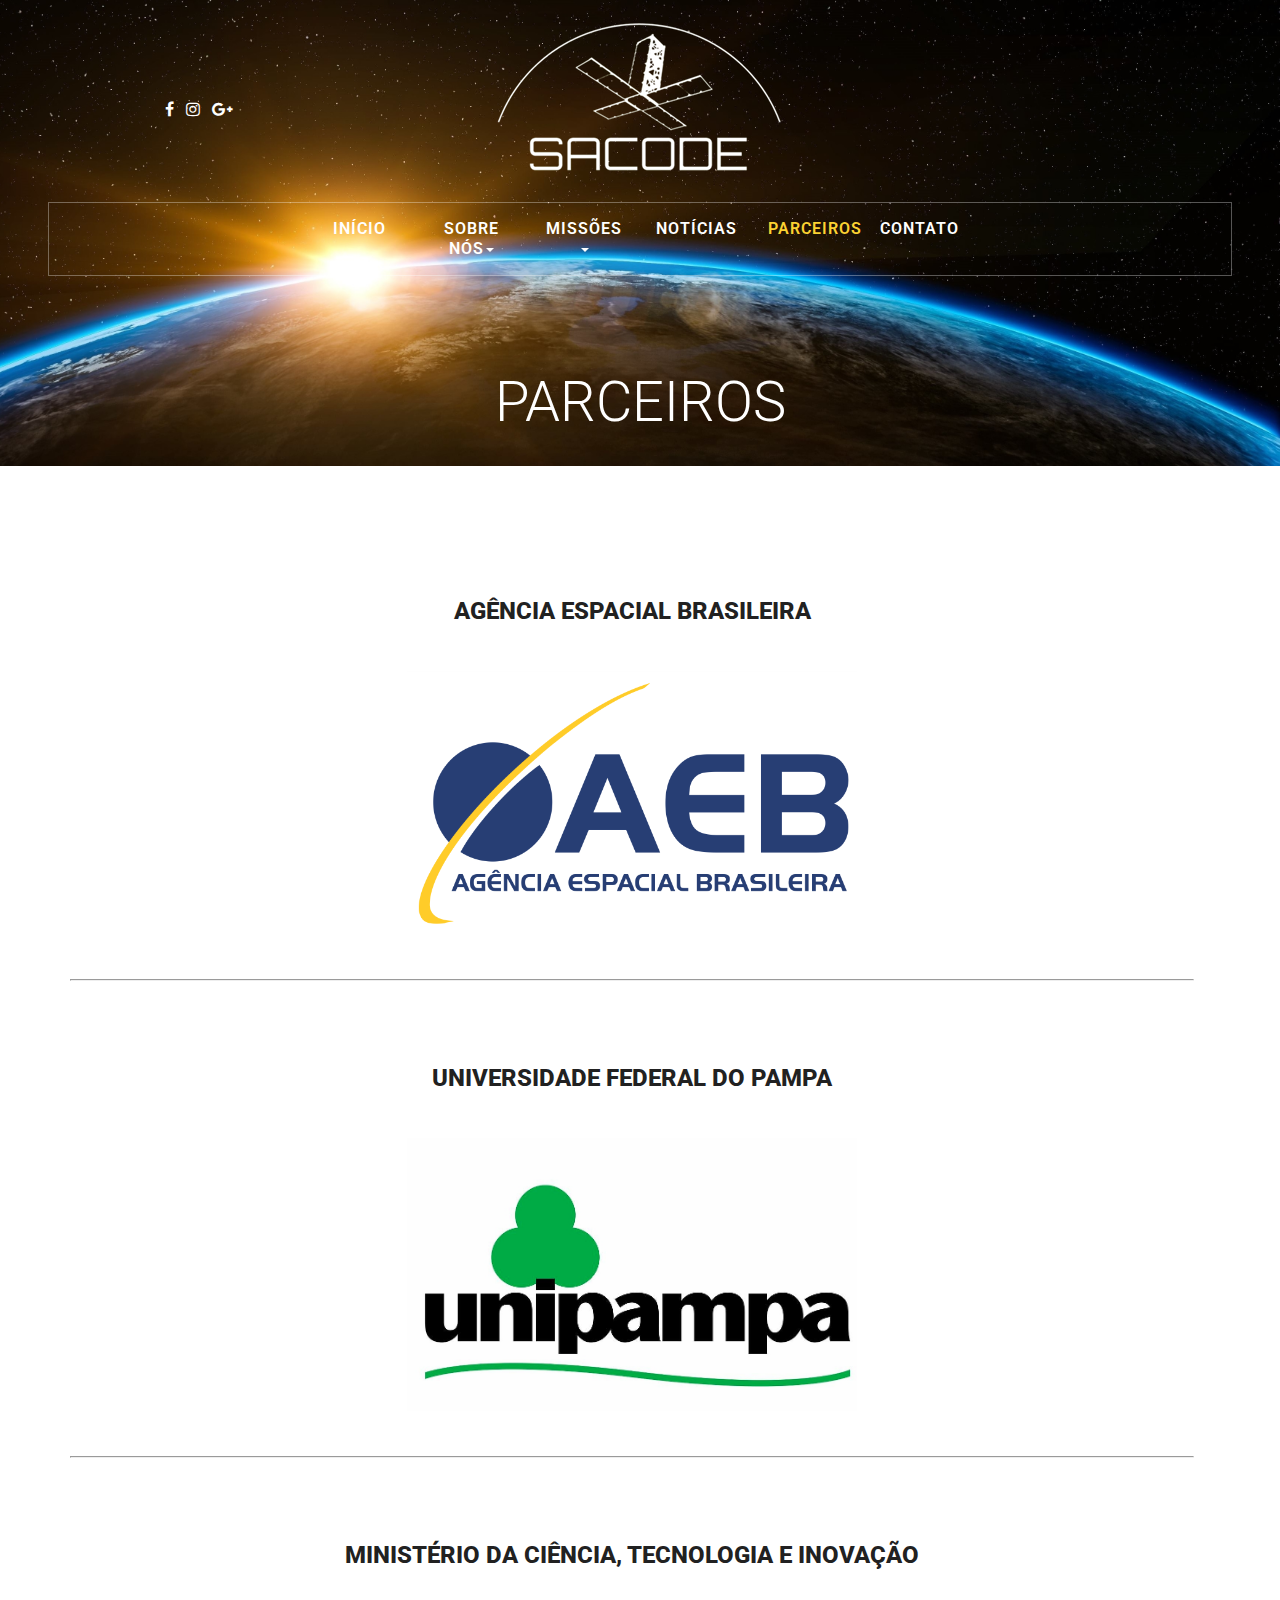
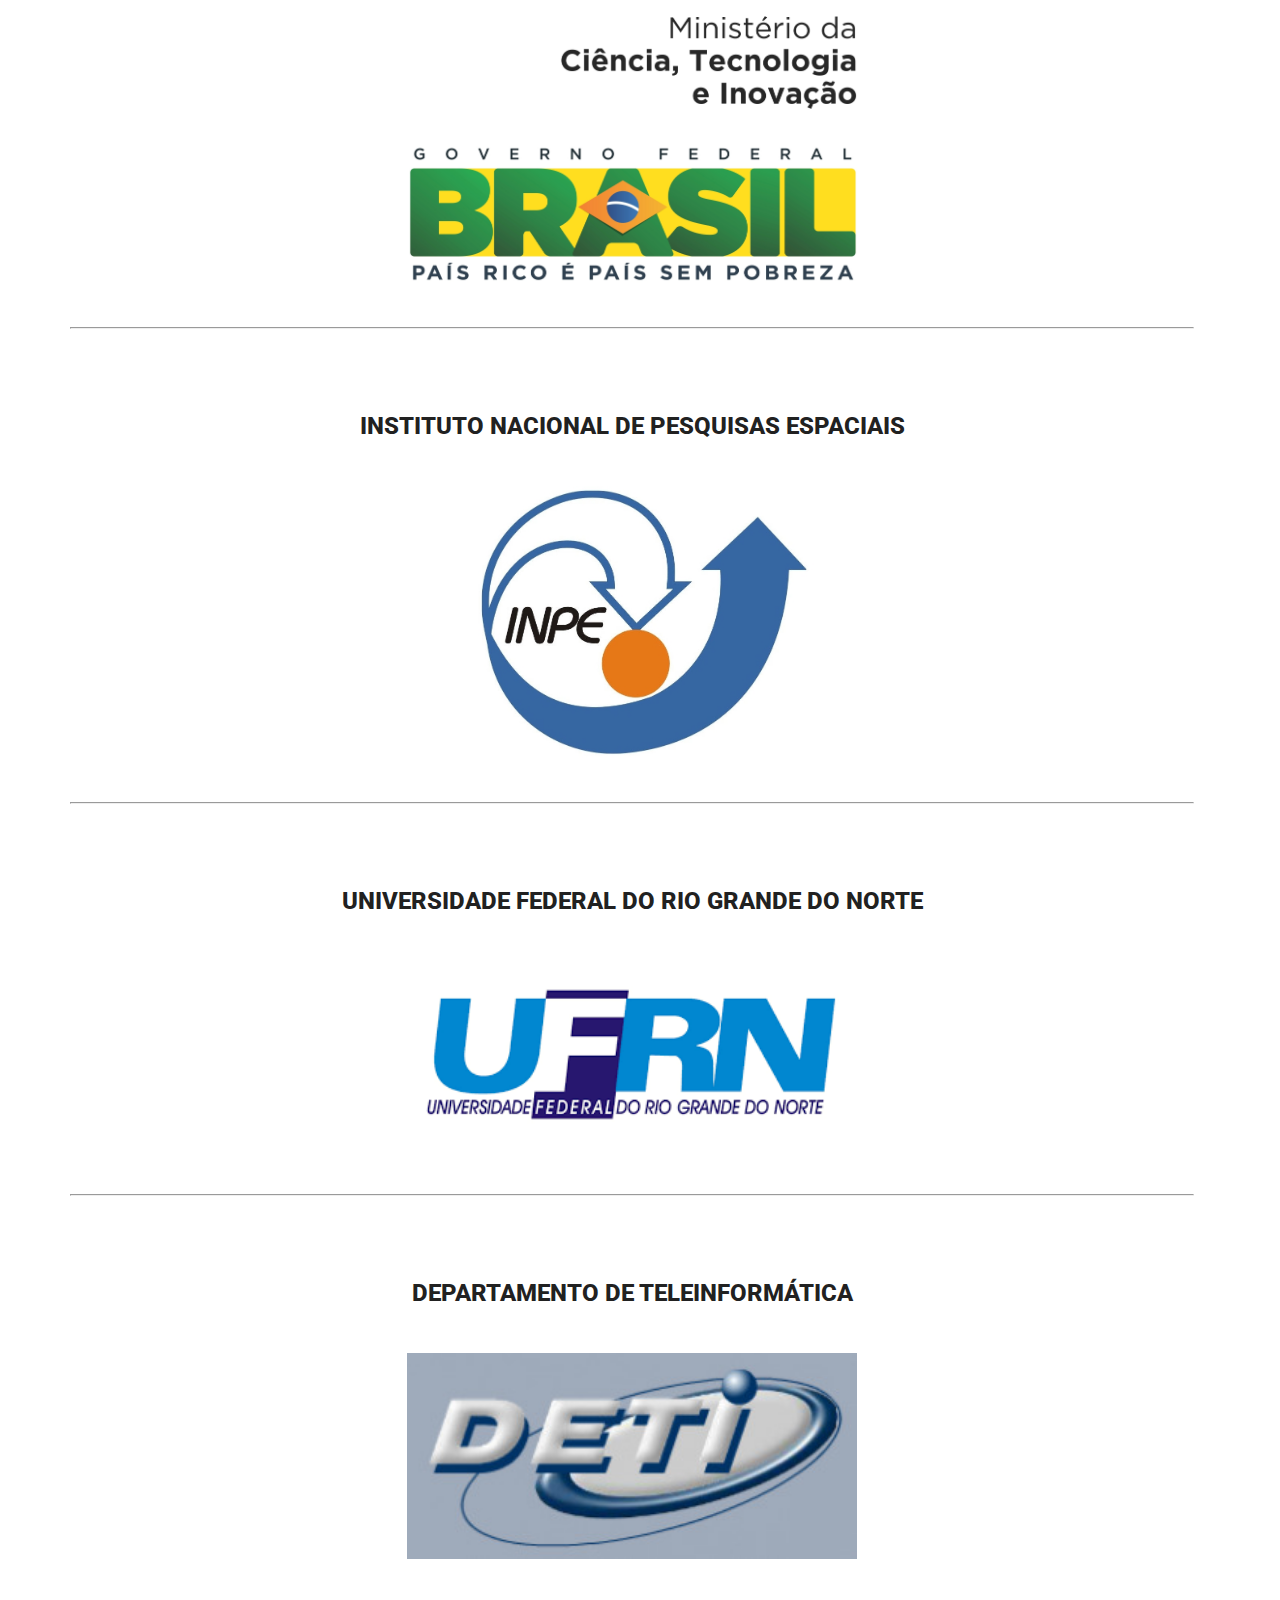
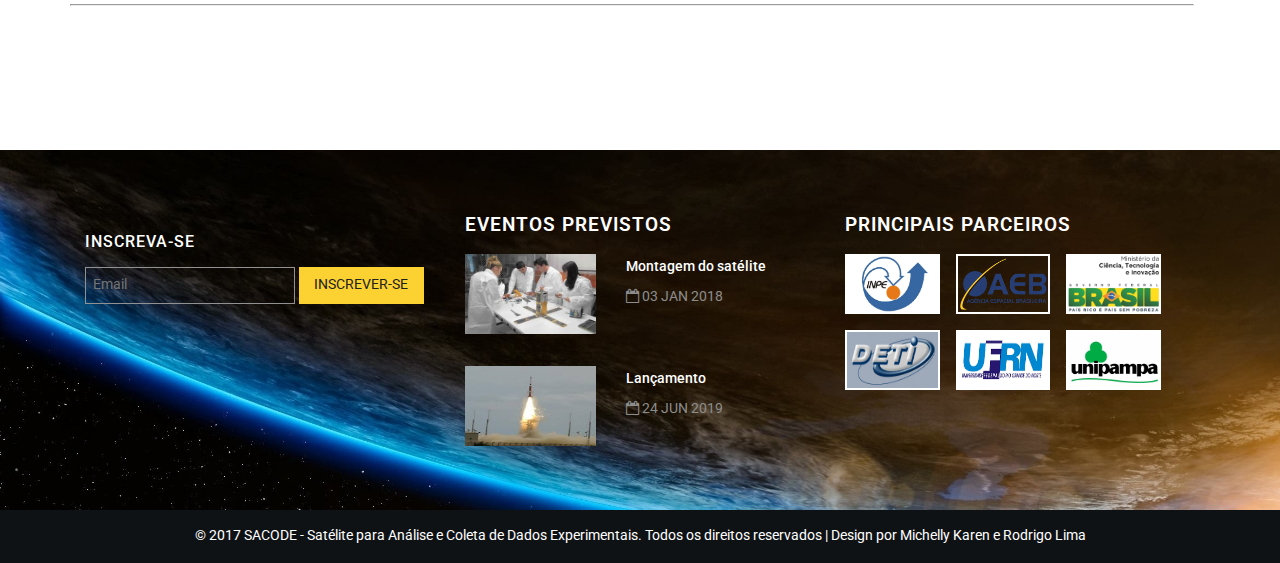
<file: SACODE/parceiros.html>
<!DOCTYPE html>
<html lang="pt">
<head>

<script>
  (function(i,s,o,g,r,a,m){i['GoogleAnalyticsObject']=r;i[r]=i[r]||function(){
  (i[r].q=i[r].q||[]).push(arguments)},i[r].l=1*new Date();a=s.createElement(o),
  m=s.getElementsByTagName(o)[0];a.async=1;a.src=g;m.parentNode.insertBefore(a,m)
  })(window,document,'script','https://www.google-analytics.com/analytics.js','ga');

  ga('create', 'UA-104449611-1', 'auto');
  ga('send', 'pageview');

</script>
<title>SACODE - Satélite para Análise e Coleta de Dados Experimentais</title>
<link rel="icon" type="image/png" href="images/i.png" />
<meta name="viewport" content="width=device-width, initial-scale=1">
<meta charset="utf-8">
<meta name="keywords" content="SACODE, Satélite, Nano, NANOSATÉLITE, Lesc, Deti, CONASAT, NANOSAT"/>
<script type="application/x-javascript"> addEventListener("load", function() { setTimeout(hideURLbar, 0); }, false); function hideURLbar(){ window.scrollTo(0,1); } </script>
<!-- bootstrap-css -->
<link href="css/bootstrap.css" rel="stylesheet" type="text/css" media="all" />
<!--// bootstrap-css -->
<!-- css -->
<link rel="stylesheet" href="css/style.css" type="text/css" media="all" />
<!--// css -->
<!-- font-awesome noticias -->
<link href="css/font-awesome.css" rel="stylesheet"> 
<!-- //font-awesome noticias -->
<!-- font -->
<link href="//fonts.googleapis.com/css?family=Pacifico" rel="stylesheet">
<link href="//fonts.googleapis.com/css?family=Roboto:100,100i,300,300i,400,400i,500,500i,700,700i,900,900i" rel="stylesheet">
<!-- //font -->
<script src="js/jquery-1.11.1.min.js"></script>
<script src="js/bootstrap.js"></script>
<script type="text/javascript">
	jQuery(document).ready(function($) {
		$(".scroll").click(function(event){		
			event.preventDefault();
			$('html,body').animate({scrollTop:$(this.hash).offset().top},1000);
		});
	});
</script> 

</head>
<body>
	<div class="banner">
		<div class="header-top-grids">
			<div class="header">
					<div class="header-left">
						<div class="agileinfo-social-grids">
							<ul>
								<li><a href="https://www.facebook.com/sacode.lesc.ufc/?ref=br_rs" target="_blank"><i class="fa fa-facebook"></i></a></li>
								<li><a href="https://www.instagram.com/sacode.ufc/" target="_blank"><i class="fa fa-instagram"></i></a></li>
								<li><a href="mailto:sacode@lesc.ufc.br" target="_blank"><i class="fa fa-google-plus"></i></a></li>
							</ul>
						</div>
						<div class="logo">
						
								<a href="index.html"><img src="images/111.png"></a>
							
						</div>
						
						<div class="clearfix"> </div>
					</div>
			</div>
			<div class="top-nav">
				<div class="top-nav-info">
						<nav class="navbar navbar-default">
								<div class="navbar-header">
									<button type="button" class="navbar-toggle collapsed" data-toggle="collapse" data-target="#bs-example-navbar-collapse-1">
										<span class="sr-only">Toggle navigation</span>
										<span class="icon-bar"></span>
										<span class="icon-bar"></span>
										<span class="icon-bar"></span>
									</button>
								</div>
							<!-- Collect the nav links, forms, and other content for toggling -->
							<div class="collapse navbar-collapse" id="bs-example-navbar-collapse-1">
								<ul class="nav navbar-nav">
									<li><a href="index.html">INÍCIO</a></li>
									<li class="dropdown">
										<a href="membros.html" class="dropdown-toggle" data-hover="Pages" data-toggle="dropdown">SOBRE NÓS<b class="caret"></b></a>
										<ul class="dropdown-menu">
											<li><a href="historia.html">HISTÓRIA</a></li>
											<li><a href="membros.html">MEMBROS</a></li>
										</ul>
									</li>
									<li class="dropdown">
									<a href="missoes.html" class="dropdown-toggle" data-hover="Pages" data-toggle="dropdown">MISSÕES<b class="caret"></b></a>
										<ul class="dropdown-menu">
											<li><a href="contador.html">CONTAGEM REGRESSIVA</a></li>
											<li><a href="objetivos.html">PROJETOS</a></li>
										</ul>
									</li>
									<li><a href="noticias.html">NOTÍCIAS</a></li>
									<li><a class="active" href="parceiros.html">PARCEIROS</a></li>									
									<li><a href="contato.html">CONTATO</a></li>
								</ul>	
								<div class="clearfix"> </div>
							</div>
						</nav>		
				</div>
			</div>
		</div>

		<div class="header-bottom">
			<div class="container">
				<div class="wthree-heading">
					<h2>parceiros</h2>
				</div>
			</div>
		</div>
	</div>
	<!-- //banner -->
		<div class="parceiros">
		<!-- container -->
		<div class="container">

			<div class="parceiros-top-grids">
				<div class=" parceiros-top-left-grid">
					<div class="left-parceiros">

						<div class="parceiros-left">
							<div class="parceiros-left-left">
								<div class="parceiros-left-right">
									<a href="http://www.aeb.gov.br/" target="_blank">Agência Espacial Brasileira</a>
								</div>
								<br>
								<a href="http://www.aeb.gov.br/" target="_blank"><img src="images/Parceiro2.jpeg" alt="" /></a>
								
							<p>  </p>
							<hr>
							</div>
							<div class="clearfix"> </div>
						</div>

						<div class="parceiros-left">
							<div class="parceiros-left-left">
								<div class="parceiros-left-right" >
									<a href="http://novoportal.unipampa.edu.br/novoportal/" target="_blank" >UNIVERSIDADE FEDERAL DO PAMPA</a>
								</div>
								<br>
								<a href="http://novoportal.unipampa.edu.br/novoportal/" target="_blank"><img src="images/Parceiro6.jpeg" alt="" /></a>
							
							<p> </p>
							<hr>
							</div>

							<div class="clearfix"> </div>
						</div>
						


						<div class="parceiros-left">
							<div class="parceiros-left-left">
								<div class="parceiros-left-right">
									<a href="http://www.mcti.gov.br/" target="_blank" >Ministério da Ciência, Tecnologia e Inovação</a>
								</div>
								<br>
								<a href="http://www.mcti.gov.br/" target="_blank"><img src="images/Parceiro3.jpeg" alt="" /></a>
								
							<p></p>
							<hr>
							</div>
							<div class="clearfix"> </div>
						</div>

						<div class="parceiros-left">
							<div class="parceiros-left-left">
								<div class="parceiros-left-right">
									<a href="http://www.inpe.br/" target="_blank">Instituto Nacional de Pesquisas Espaciais</a>
								</div>
								<br>
								<a href="http://www.inpe.br/" target="_blank"><img src="images/Parceiro1.jpeg" alt="" /></a>
							<p></p>
							<hr>
							</div>
							<div class="clearfix"> </div>
						</div>

						

						<div class="parceiros-left">
							<div class="parceiros-left-left">
								<div class="parceiros-left-right">
									<a href="https://ufrj.br/" target="_blank">Universidade Federal do Rio Grande do Norte</a>
								</div>
								<br>
								<a href="https://ufrj.br/" target="_blank"><img src="images/Parceiro5.jpeg" alt="" /></a>
							
							<p></p>
							<hr>
							</div>
							<div class="clearfix"> </div>
						</div>

						<div class="parceiros-left">
							<div class="parceiros-left-left">
								<div class="parceiros-left-right">
									<a href="single.html">DEPARTAMENTO DE TELEINFORMÁTICA</a>
								</div>
								<br>
								<a href="single.html"><img src="images/Parceiro4.jpeg" alt="" /></a>
								
							<p></p>
							<hr>

							</div>
							<div class="clearfix"> </div>
						</div>

					</div>
				</div>
				
				<div class="clearfix"> </div>
			</div>
		</div>
		<!-- //container -->
	</div>
	<!-- //parceiros -->
<!-- footer -->
	<footer class="jarallax">
		<div class="container">
			<div class="agile-footer-grids">
				<div class="col-md-4 agile-footer-grid">
					<h4> </h4>
					<div class="agile-footer-info">
						<p> </p>
						<h5>Inscreva-se</h5>
						<form action="#" method="post">
							<input type="email" name="Email" placeholder="Email" required="">
							<input type="submit" value="Inscrever-se">
						</form>
					</div>
				</div>
				<div class="col-md-4 agile-footer-grid">
					<h4>Eventos previstos</h4>
					<div class="agile-post-grids">
						<div class="agile-post-grid">
							<div class="col-md-5 agile-post-left">
								<a href="noticias.html">
									<img src="images/Missao1.jpg" alt="" style="width:100x;height:80px;">
								</a>
							</div>
							<div class="col-md-7 agile-post-right">
								<h5><a href="noticias.html">Montagem do satélite</a></h5>
								<p><i class="fa fa-calendar-o" aria-hidden="true"></i> 03 Jan 2018</p>
							</div>
							<div class="clearfix"> </div>
						</div>
						<div class="agile-post-grid">
							<div class="col-md-5 agile-post-left">
								<a href="noticias.html">
									<img src="images/Missao2.jpg" alt="" style="width:100x;height:80px;">
								</a>
							</div>
							<div class="col-md-7 agile-post-right">
								<h5><a href="noticias.html">Lançamento</a></h5>
								<p><i class="fa fa-calendar-o" aria-hidden="true"></i> 24 Jun 2019</p>
							</div>
							<div class="clearfix"> </div>
						</div>
					</div>
				</div>
				<div class="col-md-4 agile-footer-grid">
					<h4>Principais Parceiros</h4>
					<div class="popular-grids">
						<div class="popular-grid">
							<a href="parceiros.html"><img src="images/Parceiro1.jpeg" alt="" style="width:150x;height:60px;"></a>
						</div>
						<div class="popular-grid">
							<a href="parceiros.html"><img src="images/Parceiro2.jpeg" alt="" style="width:150x;height:60px;"></a>
						</div>
						<div class="popular-grid">
							<a href="parceiros.html"><img src="images/Parceiro3.jpeg" alt="" style="width:150x;height:60px;"></a>
						</div>
						<div class="clearfix"> </div>
					</div>
					<div class="popular-grids">
						<div class="popular-grid">
							<a href="parceiros.html"><img src="images/Parceiro4.jpeg" alt="" style="width:150x;height:60px;"></a>
						</div>
						<div class="popular-grid">
							<a href="parceiros.html"><img src="images/Parceiro5.jpeg" alt="" style="width:150x;height:60px;"></a>
						</div>
						<div class="popular-grid">
							<a href="parceiros.html"><img src="images/Parceiro6.jpeg" alt="" style="width:150x;height:60px;"></a>
						</div>
						<div class="clearfix"> </div>
					</div>
				</div>
				<div class="clearfix"> </div>
			</div>
		</div>
	</footer>
	<!-- //footer -->
	<!-- copyright -->
	<div class="agileits-sacode">
		<div class="container">
			<p>© 2017 SACODE - Satélite para Análise e Coleta de Dados Experimentais. Todos os direitos reservados | Design por <a>Michelly Karen e Rodrigo Lima</a></p>
		</div>
	</div>
	<!-- //copyright -->
	<script src="js/SmoothScroll.min.js"></script>
	<script type="text/javascript" src="js/move-top.js"></script>
	<script type="text/javascript" src="js/easing.js"></script>
	<!-- here stars scrolling icon -->
	<script type="text/javascript">
		$(document).ready(function() {
			/*
				var defaults = {
				containerID: 'toTop', // fading element id
				containerHoverID: 'toTopHover', // fading element hover id
				scrollSpeed: 1200,
				easingType: 'linear' 
				};
			*/
								
			$().UItoTop({ easingType: 'easeOutQuart' });
								
			});
	</script>
	<!-- //here ends scrolling icon -->
</body>	
</html>
</file>
<file: SACODE/css/style.css>
body a {
  transition: 0.5s all;
  -webkit-transition: 0.5s all;
  -o-transition: 0.5s all;
  -moz-transition: 0.5s all;
  -ms-transition: 0.5s all;
}
html, body{
    font-size: 100%;
	font-family: 'Roboto', sans-serif;
}
body{
	background:#FFFFFF; 
}
hr { 
    display: block;
    margin-top: 0.5em;
    margin-bottom: 3em;
    margin-left: auto;
    margin-right: auto;
    border-style: inset;
    border-width: 1px;
}
/*-- banner --*/
.banner{
	background:url(../images/2.jpg) no-repeat 0px 0px;
	background-size:cover;
    position: relative;
    margin: 0 0;
}
/*-- header-left --*/
.header-top-grids {
    padding: 1em;
}
.header {

    padding: 4em 0;
    border-bottom: none;
}
.header-left{
    text-align: center;
}
.header-bottom{
    position: relative;
    margin: 2em 0;
    
}
.agileinfo-social-grids{
    margin: 1.2em 0 0 0;
    float: left;
    width: 30%;
}
.agileinfo-social-grids ul {
    padding: 0;
    margin: 0;
}
.agileinfo-social-grids ul li {
    display: inline-block;
    margin: 0 .5em 0 0;
}
.agileinfo-social-grids ul li a {
    color: #FFFFFF;
    text-align: center;
}
.agileinfo-social-grids ul li a i.fa{
    font-size: 1em;
    color: #ffffff;
    background: none;
    transition: 0.5s all;
    -webkit-transition: 0.5s all;
    -moz-transition: 0.5s all;
    -o-transition: 0.5s all;
    -ms-transition: 0.5s all;
}
.agileinfo-social-grids ul li a i.fa.fa-facebook:hover {
    color: #3b5998;
}
.agileinfo-social-grids ul li a i.fa.fa-instagram:hover{
	color: #c13584;
}
.agileinfo-social-grids ul li a i.fa.fa-google-plus:hover{
	color: #f26522;
}
.agileinfo-social-grids ul li a i.fa.fa-code-fork:hover{
	color: #45668e;
}
.logo{
    float:relative;
    width:70%;
    height: 40px;
}
.logo a img {
    margin-top: -75px;
}
.logo h1 a {
    color: #fbd232;
    font-size: 1.3em;
    text-decoration: none;
    text-transform: uppercase;
}
.logo h1 a span{
    color: #ffffff !important;
    font-weight: 100;
    font-family: 'Roboto', sans-serif;
}
.address-info-text{
	float:left;
	width:30%;
}
.address-info-text p{
    color: #FFFFFF;
    font-size: .9em;
    margin: 1.2em 0 0 0;
}
/*-- //header-left --*/
/*-- top-nav --*/
.top-nav-info {
    padding: 0 15em;
}
.top-nav{
    margin: 1em 2em;
    border: solid 1px rgba(255, 255, 255, 0.33)
}
.top-nav ul{
    padding: 0;
    margin: 0;
}
.top-nav ul li{
    display: inline-block;
    float: left;
    width: 16.66%;
}
.top-nav ul li:nth-child(6){
	margin-right:0;
}
ul.nav.navbar-nav {
    float: none;
    text-align: center;
    background: none;
}
.navbar-default{
    background: none;
    border: none;
    margin: 0;
}
.navbar {
    min-height: 0;
}
.navbar-default .navbar-nav > .open > a, .navbar-default .navbar-nav > .open > a:hover, .navbar-default .navbar-nav > .open > a:focus {
    background: none;
    box-shadow: 1px 0px 0px 0px rgba(72, 72, 72, 0);
    outline: none;
}
.top-nav ul li a{
    color: #ffffff !important;
    font-size: 1em;
    margin: 0;
    text-decoration: none;
    padding: 1em;
    font-weight: 600;
    letter-spacing: 1px;
}
.top-nav ul li a.list-border{
	border-left: none;
}
.top-nav ul li a:hover{
    color: #fbd232 !important;
}
.top-nav ul li a.active{
    color: #fbd232 !important;
    background: none;
}
ul.dropdown-menu {
    background: #fbd232;
    box-shadow: 0 0 0;
    border: none;
    margin: 0;
    top: 3.8em;
    left: 0px;
    min-width: 173px;
}
ul.dropdown-menu li{
	width:100% !important;
}
.dropdown-menu > li > a {
    display: block;
    padding: .5em 1em !important;
    text-align: center;
    clear: both;
    margin: .2em 0 !important;
    font-weight: normal;
    line-height: 1.42857143;
    color: #FFF !important;
    border: none !important;
}
.dropdown-menu > li > a:hover, .dropdown-menu > li > a:focus {
    background: #FFFFFF;
}
.dropdown-submenu {
    position: relative;
}

.dropdown-submenu>.dropdown-menu {
    top: 0;
    left: 103%;
    margin-top: -6px;
    margin-left: -1px;
    -webkit-border-radius: 0 6px 6px 6px;
    -moz-border-radius: 0 6px 6px;
    border-radius: 0 6px 6px 6px;
}

.dropdown-submenu:hover>.dropdown-menu {
    display: block;
}

.dropdown-submenu>a:after {
    display: block;
    content: " ";
    float: right;
    width: 0;
    height: 0;
    border-color: transparent;
    border-width: 5px 0 5px 5px;
    margin-top: 5px;
    margin-right: -10px;
}

.dropdown-submenu:hover>a:after {
    border-left-color: #fff;
}

.dropdown-submenu.pull-left {
    float: none;
}

.dropdown-submenu.pull-left>.dropdown-menu {
    left: -100%;
    margin-left: 10px;
    -webkit-border-radius: 6px 0 6px 6px;
    -moz-border-radius: 6px 0 6px 6px;
    border-radius: 6px 0 6px 6px;
}
/*-- //top-nav --*/
/*-- sacode-slider --*/
.sacode-slider {

    position: relative;
    padding: 8em 0;
    margin: 2em 0;
}
/*--slider--*/
#slider2,
#slider3 {
  box-shadow: none;
  -moz-box-shadow: none;
  -webkit-box-shadow: none;
  margin: 0 auto;
}
.rslides_tabs li:first-child {
  margin-left: 0;
}
.rslides_tabs .rslides_here a {
  background: rgba(255,255,255,.1);
  color: #fff;
  font-weight: bold;
}
.events {
  list-style: none;
}
.callbacks_container {
  position: relative;
  float: left;
  width: 100%;
  height: 300px;
}
.callbacks {
  position: relative;
  list-style: none;
  overflow: hidden;
  width: 100%;
  padding: 0;
  margin: 0;
}
.callbacks li {
  position: absolute;
  width: 100%;
}
.callbacks img {
  position: relative;
  z-index: 1;
  height: auto;
  border: 0;
}
.callbacks .caption {
	display: block;
	position: absolute;
	z-index: 2;
	font-size: 20px;
	text-shadow: none;
	color: #fff;
	left: 0;
	right: 0;
	padding: 10px 20px;
	margin: 0;
	max-width: none;
	top: 10%;
	text-align: center;
}
.callbacks_nav {
	position: absolute;
    -webkit-tap-highlight-color: rgba(0,0,0,0);
    bottom: 10px;
    left: 0;
    z-index: 3;
    text-indent: -9999px;
    overflow: hidden;
    text-decoration: none;
    width: 50px;
    height: 50px;
    background: transparent url(../images/arrows.png) no-repeat left top;
}
.callbacks_nav.next {
	left: auto;
    background-position: right top;
    right: 0;
 }
 .callbacks_nav.prev {
	right: auto;
	background-position:left top;
	left: 0;
}
#slider3-pager a {
  display: inline-block;
}
#slider3-pager span{
  float: left;
}
#slider3-pager span{
	width:100px;
	height:15px;
	background:#fff;
	display:inline-block;
	border-radius:30em;
	opacity:0.6;
}
#slider3-pager .rslides_here a {
  background: #FFF;
  border-radius:30em;
  opacity:1;
}
#slider3-pager a {
  padding: 0;
}
#slider3-pager li{
	display:inline-block;
}
.rslides {
  position: relative;
  list-style: none;
  overflow: hidden;
  width: 100%;
  padding: 0;
}
.rslides li {
  -webkit-backface-visibility: hidden;
  position: absolute;
  display:none;
  width: 100%;
  left: 0;
  top: 0;
}
.rslides li{
  position: relative;
  display: block;
  float: left;
}
.rslides img {
  height: auto;
  border: 0;
  }
.callbacks_tabs{
	list-style: none;
    position: absolute;
    top: 120%;
    left: 48%;
    padding: 0;
    margin: 0;
    display: block;
    z-index: 999;
}
.slider-top span{
	font-weight:600;
}
.callbacks_tabs li{
    display: inline-block;
    margin: 0;
}
/*----*/
.callbacks_tabs a{
 visibility: hidden;
}
.callbacks_tabs a:after {
    content: "\f111";
    font-size: 0;
    font-family: FontAwesome;
    visibility: visible;
    display: block;
    height: 10px;
    width: 10px;
    display: inline-block;
	background: rgba(255, 255, 255, 0.14);
    border: 2px solid #ffffff;
    border-radius: 50%;
    -webkit-border-radius: 50%;
    -o-border-radius: 50%;
    -moz-border-radius: 50%;
    -ms-border-radius: 50%;
}
.callbacks_here a:after{
    background: #fbd232;
    border: 2px solid #fbd232;
}
/*-- //slider --*/
.agileits-banner-left {
    text-align: center;
}
.agileits-banner-left h3{
    color: #FFFFFF;
    font-size: 5em;
    margin: 0;
    letter-spacing: 1px;
    font-weight: 600;
    text-transform: uppercase;
}
.agileits-banner-left h4{
	color: #FFFFFF;
    font-size: 1em;
    letter-spacing: 1px;
    margin: .5em 0 0 0;
    text-transform: uppercase;
}
.agileinfo-banner-right{
    position: relative;
	text-align:center;

}
.agileinfo-banner-right h5{
    position: relative;
    color: #FFFFFF;
    font-size: 1em;
    margin: 0 0 1em 0;
    font-weight: 600;
    letter-spacing: 4px;
    text-transform: uppercase;
}
.agileinfo-banner-right p{
    color: #FFFFFF;
    font-size: .9em;
    line-height: 1.8em;
    margin: 0 auto;
    width: 75%;
    text-transform: uppercase;
}
.banner-border{
    height: auto; 
    width: 14%;
    margin: 6em auto 2em;
}
.s-button {
	margin: 0;
    padding: 1em;
    z-index: 1;
    text-align: center;	
}
.s-button a {
    color: #FFFFFF;
    font-size: .9em;
    padding: .5em 1em;
    border: solid 1px #FFFFFF;
    text-decoration: none;
    margin: 0;
    background: none;
    text-transform: uppercase;
}
.s-button a:hover{
    background: #fbd232;
    border: solid 1px #fbd232;
	color:#212121;
}
.s-button a:focus{
	outline:none;
}
/*-- //sacode-slider --*/
/*-- historia --*/
.historia-sacode,.services,.services-bottom,.testimonials,footer,.courses,.features,.team,.noticias,.codes,.typography,.parceiros,.contact{
	padding:4em 0;
}
.agileits-heading h2,.agileits-heading h3,.wthree-heading h2{
    color: #212121;
    font-size: 3.5em;
    margin: 0;
    text-align: center;
    text-transform: uppercase;
    font-weight: 300;
}
.historia-top-grids,.services-grids,.wthree-services-bottom-grids,.wthree_testimonial_grids,.s_agileits_features_grids,.agileinfo-team-grids{
    margin: 4em 0 0 0;
}
.img-membros{
    /*opacidade*/
 opacity:auto;
 -moz-opacity: 0.75;
 filter: alpha(opacity=75);
 -webkit-filter: opacity(0.75);
 /*filtro P/B*/ 
 filter: gray; /* IE6-9 */
 -webkit-filter: grayscale(100%); /* Chrome 19+ & Safari 6+ */
 /*qualidade*/
 image-rendering: auto;
}
.img-membros:hover {
 opacity:auto;
 -moz-opacity: 1;
 filter: alpha(opacity=100);
 -webkit-filter: opacity(1);
 filter: none; /* Firefox 10+ */
 -webkit-filter: grayscale(0%); /* Chrome 19+ & Safari 6+ */
 image-rendering: auto;
 box-shadow: inset 0 0 0 25px #53a7ea;
}


.threed:hover
{
       box-shadow:
                2px 2px #53a7ea,
                2px 2px #53a7ea,
                3px 3px #53a7ea;
        -webkit-transform: translateX(-3px);
        transform: translateX(-5px);
}



.s-historia-left h3 {
    color: #000000;
    font-size: 1em;
    text-transform: uppercase;
    font-weight: 600;
    letter-spacing: 4px;
    margin: 1.45em auto;
}
.s-historia-left p {
    color: #404040;
    font-size: .9em;
    line-height: 1.8em;
    margin: 1em 1em 0 0;
}
.s-historia-left p span {
    display: block;
    margin: 1em 0;
}
.sl-button {
    margin: 4em 0 1em 0;
}
.sl-button a {
    color: #212121;
    font-size: .9em;
    text-decoration: none;
    padding: .5em 2em;
    background: none;
    text-transform: uppercase;
    font-weight: 600;
    text-align: center;
    border: solid 1px #000000;
}
.sl-button a:hover {
	background: #fbd232;
    border: solid 1px #fbd232;
    color: #212121;
}

.img-responsive{
    margin: 150px 10px 10px 100px;
    
    width:200px;
    height:700px;

}
ul.resp-tabs-list {
    margin: 0 auto;
    text-align: center;
	float:none;
}
.historia-bottom-agile{
	position:relative;
}

.agileits_updates_grid_right h3 {
    margin-bottom: 1em !important;
    color: #000000;
    font-size: 1em;
    text-transform: uppercase;
    font-weight: 600;
    letter-spacing: 4px;
    margin: 0;
}
/*--flexisel--*/
.flex-slider{	
	background:#222227;
	padding: 70px 0 165px 0;
}
.opportunity{
	background:#28282e;
	margin:0px 20px;
	padding:80px 0;
	position:relative;
}
#flexiselDemo1,#flexiselDemo2 {
	display: none;
}
.nbs-flexisel-container {
	position: relative;
	max-width: 100%;
	padding:2em 0;
    border-top: 1px solid #999;
}
.nbs-flexisel-ul {
	position: relative;
	width: 9999px;
	margin: 0px;
	padding: 0px;
	list-style-type: none;
	text-align: center;
}
.nbs-flexisel-inner {
	overflow: hidden;
	margin: 0px auto;
}
.nbs-flexisel-item {
	float: left;
	margin:0;
	padding:0;
	position: relative;
	line-height: 0px;
}
.nbs-flexisel-item > img {
	position: relative;
}
/*---- Nav ---*/
.nbs-flexisel-nav-left, .nbs-flexisel-nav-right {
	width: 11px;
    height: 18px;
	position: absolute;
	cursor: pointer;
	z-index: 100;
}
.nbs-flexisel-nav-left {
	left: 95%;
    top: -25% !important;
    background: url(../images/left-arrow2.png) no-repeat -6px;
}
.nbs-flexisel-nav-right {
	right: 0%;
    top: -25% !important;
    background: url(../images/right-arrow2.png) no-repeat -8px ;
}
/*--//flexisel--*/
.pa_italic i {
    left: -1em;
	font-size: 11px;
}
.pa_italic span {
    display: none;
}
.collapsed span {
    display: inline-block;
    left: -1em;
	font-size: 11px;
}
.collapsed i {
    display: none;
}
.panel-heading {
    padding:10px 15px;
}
.panel-title {
	font-size: 1em;
    color: #212121;
    text-transform: capitalize;
    text-decoration: none;
}
.panel-title a{
	text-decoration:none;
}
.panel-default {
    border-color: #FFF;
	background: #f5f5f5;
}
.panel-default > .panel-heading {
    border: solid 1px #dadada;
    color: #212121;
    background-color: #fff;
    border-radius: 3px;
}
.panel-body {
    padding: 7em 3em 7em;
    font-size: .8em;
    line-height: 2em;
    color: #41494c;
    opacity:0.5;
    text-align: center;
}

.nullpoint{
    list-style-type: none;
}

.panel-body:visited , .panel-body:hover{
    transition:all 1s ease;
    padding: 7em 3em 7em;
    opacity:1;
    -webkit-transform: scale(1.16);
    -ms-transform: scale(1.16);
    transform: scale(1.16);
    

}
a.pa_italic label {
    cursor: pointer;
	font-weight:500;
}
a.pa_italic:focus {
    outline: none;
    text-decoration: none;
}
.panel-default > .panel-heading + .panel-collapse > .panel-body {
    border-top-color: transparent;
}
/*-- //historia --*/
/*-- services --*/
.services{
    background: url(../images/1.jpg) no-repeat 0px 0px;
    background-size: cover;
}
.services h3{
	color:#FFFFFF;
}
.wthree-services-grid{
	text-align:center;
}
.wthree-services-icon i.fa{
    font-size: 2em;
    padding: 1.3em;
    width: 120px;
    height: 120px;
    color: #ffffff;
    background: none;
    border: solid 2px #ffffff;
    border-width: 2px;
    border-radius: 50%;
    -webkit-border-radius: 50%;
    -moz-border-radius: 50%;
    -ms-border-radius: 50%;
    -o-border-radius: 50%;
    transition: 0.5s all;
    -webkit-transition: 0.5s all;
    -o-transition: 0.5s all;
    -moz-transition: 0.5s all;
    -ms-transition: 0.5s all;
}
.wthree-services-info h5{
    color: #fbd232;
    font-size: 1em;
    text-transform: uppercase;
    font-weight: 600;
    letter-spacing: 4px;
    margin: 1em 0;
    transition: 0.5s all;
    -webkit-transition: 0.5s all;
    -o-transition: 0.5s all;
    -moz-transition: 0.5s all;
    -ms-transition: 0.5s all;
}
.wthree-services-info p{
	color:#808489;
	font-size:.9em;
	line-height:1.8em;
	margin:0;
	transition: 0.5s all;
	-webkit-transition: 0.5s all;
	-o-transition: 0.5s all;
	-moz-transition: 0.5s all;
	-ms-transition: 0.5s all;
}
.wthree-services-grid:hover .wthree-services-icon i.fa{
    background: #fbd232;
    border: solid 2px #fbd232;
    color: #212121;
}
.wthree-services-grid:hover .wthree-services-info h5{
	color:#FFFFFF;
}
.wthree-services-grid:hover .wthree-services-info p{
	color:#FFFFFF;
}
/*-- //services --*/
/*-- services-bottom --*/
.wthree-services-left img{
	width:100%;
}
.wthree-services-right-top h4{
	color: #212121;
    font-size: 1em;
    margin: 0;
    letter-spacing: 1px;
    font-weight: 800;
    text-transform: uppercase;
}
.wthree-services-right-top h4 a{
    color: black;
    font-size: 1em;
    margin: 0;
    letter-spacing: 1px;
    font-weight: 800;
    text-transform: uppercase;
}
.wthree-services-right-top p{
	color: #999999;
    font-size: .9em;
    line-height: 1.8em;
    margin: 1em 0 0 0;
}
.services-right-bottom-bottom {
    margin: 2em 0 0 0;
}
.services-bottom-icon{
	float:left;
	width:10%;
}
.services-bottom-icon i.fa{
    color: #fbd232;
    font-size: 2em;
}
.services-bottom-info{
	float:left;
	width:80%;
}
.services-bottom-info h5{
    color: #212121;
    font-size: 1em;
    margin: 0;
    letter-spacing: 1px;
    font-weight: 800;
    text-transform: uppercase;
}
.services-bottom-info p{
	color: #999999;
    font-size: .9em;
    line-height: 1.8em;
    margin: 1em 0 0 0;	
}
.s-services-bottom{
	margin:2em 0 0 0;
}
/*-- //services-bottom --*/
/*-- testimonials --*/
.testimonials {
    background: #232a34;
}
.testimonials-heading h3{
	color:#FFFFFF;
}
.s_agileits_header:after {
    left: 25% !important;
}
.agileinfo_testimonials_left{
	text-align:center;
}
.agileinfo_testimonials_left img{
    border: 3px solid #dedede;
    margin: 0 auto;
	border-radius: 50%;
	-webkit-border-radius: 50%;
	-ms-border-radius: 50%;
	-o-border-radius: 50%;
	-moz-border-radius: 50%;
}
.agileinfo_testimonials_left h4{
    font-size: 1em;
    color: #fbd232;
    margin: 1em 0 0.3em;
    text-transform: uppercase;
    font-weight: 600;
    letter-spacing: 4px;
}
.agileinfo_testimonials_left p{
    color: #999999;
    font-size: .9em;
    margin: 0;
}
.agileits_testimonials_right_grid{
    padding: 1.5em;
    position: relative;
    border: solid 1px rgba(153, 153, 153, 0.52);
}
.agileits_testimonials_right_grid:before{
	content: '';
    position: absolute;
    top: 35%;
    left: -3%;
    border-right: 10px solid #999;
    border-top: 10px solid transparent;
    border-bottom: 10px solid transparent;
}
.agileits_testimonials_right_grid p{
    color: #999;
    line-height: 1.8em;
    font-size: .9em;
    margin: 0;
}
.wthree_testimonial_grid_left {
    padding: 0;
}
.sl_testimonial_grid_left_grid{
	margin-top:2em;
}
.s_testimonials_right_grid:before {
    border-left: 10px solid #999;
    border-right: none !important;
    left: auto !important;
    right: -3% !important;
}
.wthree_testimonial_grid_right h3{
	font-weight: 600;
    line-height: 1.5em;
    color: #ffffff;
    font-size: 1em;
    margin: 0;
    letter-spacing: 1px;
    text-transform: uppercase;
}
.wthree_testimonial_grid_right{
	text-align:right;
	margin-top:5em;
}
.wthree_testimonial_grid_right p{
    margin: 2em 0 0;
    color: #999;
    line-height: 1.8em;
    font-size: .9em;
}
/*-- //testimonials --*/
/*-- footer --*/
footer{
    background: url(../images/22.jpg) no-repeat 0px 0px;
    background-size: cover;
}
.jarallax {
    position: relative;
    background-size: cover;
    background-repeat: no-repeat;
    background-position: 50% 50%;
}
.agile-footer-grid h4{
    color: #FFFFFF;
    font-size: 1.2em;
    margin: 0 0 1em 0;
    letter-spacing: 1px;
    font-weight: 600;
    text-transform: uppercase;
}
.agile-footer-info p{
    color: #8d8d8d;
    font-size: .9em;
    margin: 0;
    line-height: 1.8em;
}
.agile-footer-info h5{
    color: #FFFFFF;
    font-size: 1em;
    margin: 1em 0;
    letter-spacing: 1px;
    text-transform: uppercase;
}
.agile-footer-info input[type="email"] {
	width: 60%;
    color: #919191;
    background: none;
    outline: none;
    font-size: .9em;
    padding: .5em;
    border: solid 1px #919191;
    -webkit-appearance: none;
}
.agile-footer-info input[type="submit"] {
    outline: none;
    -webkit-appearance: none;
    border: solid 1px #fbd232;
    font-size: .9em;
    color: #212121;
    padding: .5em 1em;
    text-transform: uppercase;
    text-decoration: none;
    background: #fbd232;
    transition: .5s all;
    -webkit-transition: .5s all;
    -moz-transition: .5s all;
    -o-transition: .5s all;
    -ms-transition: .5s all;
}
.agile-footer-grid input[type="submit"]:hover {
    color: #FFFFFF;
    border: solid 1px #FFFFFF;
    background: none;
}
.agile-post-left {
    padding-left: 0;
}
.agile-post-left a img{
	width:100%;
}
.agile-post-right h5{
	margin:0;
}
.agile-post-right h5 a{
    color: #FFFFFF;
    font-size: 1em;
    text-decoration: none;
    line-height: 1.8em;
}
.agile-post-right h5 a:hover{
    color: #fbd232;
}
.agile-post-right p{
	color: #8d8d8d;
    font-size: .9em;
    margin: .5em 0 0 0;
    text-transform: uppercase;
}
.agile-post-grid:nth-child(2){
	margin:2em 0 0 0;
}
.popular-grids:last-child {
    margin: 1em 0 0 0;
}
.popular-grid {
    float: left;
    width: 27%;
    margin: 0 1em 0 0 !important;
}
.popular-grid a img {
    width: 100%;
    border: solid 2px #fff;
}
/*-- //footer --*/
/*-- copyright --*/
.agileits-sacode{
	text-align: center;
    padding: 1em 0;
    background: #0f1215;
    margin: 0 0;
}
.agileits-sacode p{
	color:#FFFFFF;
	font-size:.9em;
	margin:0;
}
.agileits-sacode p a{
	color:#FFFFFF;
	text-decoration:none;
}
.agileits-sacode p a:hover{
    color: #fbd232;
}
/*-- //copyright --*/
/*-- historia --*/
.wthree-heading{
	padding:2em 0;
	text-align:center;
}
.wthree-heading h2{
	color:#FFFFFF;
}
/*-- courses --*/
.wthree_banner1_info{
	margin: 8em 0 0;
    text-align: right;
}
.wthree_banner1_info h3{
	font-size:2em;
	color:#fff;
}
.wthree_banner1_info h3 span{
	color:#ec9114;
}
.agileinfo_courses_flipster{
	width:70%;
	margin:0 auto;
}
.sls_courses_left {
    padding: 0 3em 0 0;
}
.sls_courses_left_grid h2 {
    margin-bottom: 20px;
    color: #212121;
    font-size: 1.5em;
    text-transform: uppercase;
    font-weight: 600;
    letter-spacing: 4px;
    text-align: center;
}
.sls_courses_left_grid h2 i{
    color: #fbd232;
    padding-right: 1em;
}
.sls_courses_left_grid p{
    margin: 1em 0 0;
    color: #000000;
    line-height: 1.8em;
    font-size: 0.95em;
    text-align: justify;
}
.sls_courses_left_grid:nth-child(2){
	padding-top:2em;
}
.sls_courses_right p{
	margin-bottom:2em !important;
}
.agileits_courses_right img{
	width:100%;
}
/*-- //courses --*/
/*-- features --*/
.features{
	background: url(../images/1.jpg);
    background-repeat: no-repeat;
    background-position: center;
    background-attachment: fixed;
    background-size: 100% 100%;
    -webkit-background-size: 100% 100%;
    -moz-background-size: 100% 100%;
    -o-background-size: 100% 100%;
    -ms-background-size: 100% 100%;
}
.features-heading h3{
	color:#FFFFFF;
}
.agile_head1,.s_agile_para1{
	color:#fff;
}
.agileits_sacode_features_grid{
	padding:1em;
	background:#fff;
}
.agileits_sacode_features_gridl {
    padding: 0;
}
.agileits_sacode_features_gridr {
    padding-left: 0;
}
.agile_feature_grid{
    width: 80px;
    height: 80px;
    background: #fbd232;
    text-align: center;
    border: 4px solid #FFC107;
	transition: 0.5s all;
	-webkit-transition: 0.5s all;
	-o-transition: 0.5s all;
	-moz-transition: 0.5s all;
	-ms-transition: 0.5s all;
}
.s_agileits_features_grid:hover .agile_feature_grid{
    background: #212121;
    border: 4px solid #000000;
}
.s_agileits_features_grid:hover .agileits_sacode_features_gridr h4{
    color: #fbd232;
}
.s_agileits_features_grid:hover .agile_feature_grid i{
	color:#FFFFFF;
}
.agile_feature_grid i{
    font-size: 1.5em;
    color: #212121;
    line-height: 3em;
	transition: 0.5s all;
	-webkit-transition: 0.5s all;
	-o-transition: 0.5s all;
	-moz-transition: 0.5s all;
	-ms-transition: 0.5s all;
}
.agileits_sacode_features_gridr h4{
    color: #212121;
    font-size: 1em;
    margin: 0;
    letter-spacing: 1px;
    font-weight: 800;
    text-transform: uppercase;
}
.agileits_sacode_features_gridr p{
    color: #999;
    line-height: 1.8em;
    margin: .5em 0 0 0;
    font-size: .9em;
}
.s_agileits_features_grid:nth-child(4),.s_agileits_features_grid:nth-child(5),.s_agileits_features_grid:nth-child(6){
	padding-top:2em;
}
/*-- //features --*/
/*-- team --*/
.team{
    background: #e5eff1;
}
.agileinfo-team-grids{
	margin:4em 0 0 0;
}
.wthree-team-grid img{
	width:100%;
}
.wthree-team-grid-info{
	padding:1em;
	background:#FFFFFF;
}
.wthree-team-grid h4 {
    font-size: 1em;
    color: #11c3fe;
    margin: 0;
    font-weight: 600;
}
.wthree-team-grid p {
    margin:.5em 0;
    color: #999999;
    font-size: .9em;
}
.team-social-grids ul {
    padding: 0;
    margin: 0;
}
.team-social-grids ul li {
    display: inline-block;
    margin: 0 .5em 0 0;
}
.team-social-grids ul li a {
    text-align: center;
}
.team-social-grids ul li a i.fa{
	height: 30px;
    width: 30px;
    border: solid 2px #FFFFFF;
    line-height: 29px;
    background: none;
    color: #b2b2b2;
    transition: 0.5s all;
    -webkit-transition: 0.5s all;
    -moz-transition: 0.5s all;
    -o-transition: 0.5s all;
    -ms-transition: 0.5s all;
}
.team-social-grids ul li a i.fa.fa-facebook:hover {
	border: solid 2px #3b5998;
	background:#3b5998;
    color: #FFFFFF;
}
.team-social-grids ul li a i.fa.fa-instagram:hover{
	border: solid 2px #c13584;
	background:#c13584;
	color: #FFFFFF;
}
.team-social-grids ul li a i.fa.fa-code-fork:hover{
    border: solid 2px #020202;
    background:#020202;
    color: #FFFFFF;
}
.team-social-grids ul li a i.fa.fa-google-plus:hover{
	border: solid 2px #f26522;
	background:#f26522;
	color: #FFFFFF;
}
/*-- //team --*/
/*-- //historia --*/
/*-- noticias --*/
.grid {
	position: relative;
	clear: both;
	margin: 0 auto;
	max-width: 1000px;
	list-style: none;
	text-align: center;
}

/* Common style */
.grid figure {
	position: relative;	
	overflow: hidden;
	margin: 10px 0;
	height: auto;
	text-align: center;
	cursor: pointer;
}

.grid figure img {
	position: relative;
	display: block;
	width: 100%;
	opacity: 0.8;
}

.grid figure figcaption {
	padding: 2em;
	color: #fff;
	text-transform: uppercase;
	font-size: 1.25em;
	-webkit-backface-visibility: hidden;
	backface-visibility: hidden;
}

.grid figure figcaption::before,
.grid figure figcaption::after {
	pointer-events: none;
}

.grid figure figcaption,
.grid figure figcaption > a {
	position: absolute;
	top: 0;
	left: 0;
	width: 100%;
	height: 100%;
}

/* Anchor will cover the whole item by default */
/* For some effects it will show as a button */
.grid figure figcaption > a {
	z-index: 1000;
	text-indent: 200%;
	white-space: nowrap;
	font-size: 0;
	opacity: 0;
}

.grid figure h3 {
    word-spacing: -0.15em;
    font-size: 1.5em;
    margin-top: 18%;
    color: #FFF;
    font-weight: 600;
}

.grid figure h2 span {
	font-weight: 800;
}

.grid figure h2,
.grid figure p {
	margin: 0;
}

.grid figure p {
	letter-spacing: 1px;
	font-size: 68.5%;
}
/*-----------------*/
/***** Apollo *****/
/*-----------------*/


figure.effect-apollo img {
	opacity: 0.95;
	-webkit-transition: opacity 0.35s, -webkit-transform 0.35s;
	transition: opacity 0.35s, transform 0.35s;
	-webkit-transform: scale3d(1.05,1.05,1);
	transform: scale3d(1.05,1.05,1);
}

figure.effect-apollo figcaption::before {
	position: absolute;
	top: 0;
	left: 0;
	width: 100%;
	height: 100%;
	background: rgba(255,255,255,0.5);
	content: '';
	-webkit-transition: -webkit-transform 0.6s;
	transition: transform 0.6s;
	-webkit-transform: scale3d(1.9,1.4,1) rotate3d(0,0,1,45deg) translate3d(0,-100%,0);
	transform: scale3d(1.9,1.4,1) rotate3d(0,0,1,45deg) translate3d(0,-100%,0);
}

figure.effect-apollo p {
    position: absolute;
    right: 0;
    bottom: 0;
    color: #212121;
    margin: 3em;
    padding: 0 1em;
    max-width: 150px;
    border-right: 4px solid #212121;
    text-align: right;
    opacity: 0;
    -webkit-transition: opacity 0.35s;
    transition: opacity 0.35s;
}

figure.effect-apollo h2 {
	text-align: left;
}

figure.effect-apollo:hover img {
	opacity: .2;
    -webkit-transform: scale3d(1,1,1);
    transform: scale3d(1,1,1);
}

figure.effect-apollo:hover figcaption::before {
	-webkit-transform: scale3d(1.9,1.4,1) rotate3d(0,0,1,45deg) translate3d(0,100%,0);
	transform: scale3d(1.9,1.4,1) rotate3d(0,0,1,45deg) translate3d(0,100%,0);
}

figure.effect-apollo:hover p {
	opacity: 1;
	-webkit-transition-delay: 0.1s;
	transition-delay: 0.1s;
}
/*-- //noticias --*/
/*-- icons --*/
.codes a {
    color: #999;
}
.icon-box {
    padding: 8px 15px;
    background: rgba(149, 149, 149, 0.18);
    margin: 1em 0 1em 0;
    border: 5px solid #ffffff;
    text-align: left;
    -moz-box-sizing: border-box;
    -webkit-box-sizing: border-box;
    box-sizing: border-box;
    font-size: 1em;
    transition: 0.5s all;
    -webkit-transition: 0.5s all;
    -o-transition: 0.5s all;
    -ms-transition: 0.5s all;
    -moz-transition: 0.5s all;
    cursor: pointer;
} 
.icon-box:hover {
	background: #fbd232;
    transition: 0.5s all;
    -webkit-transition: 0.5s all;
    -o-transition: 0.5s all;
    -ms-transition: 0.5s all;
    -moz-transition: 0.5s all;
}
.icon-box:hover i.fa {
	color:#fff !important;
}
.icon-box:hover a.agile-icon {
	color:#fff !important;
}
.codes .bs-glyphicons li {
    float: left;
    width: 12.5%;
    height: 115px;
    padding: 10px; 
    line-height: 1.4;
    text-align: center;  
    font-size: 12px;
    list-style-type: none;	
}
.codes .bs-glyphicons .glyphicon {
    margin-top: 5px;
    margin-bottom: 10px;
    font-size: 24px;
}
.codes .glyphicon {
    position: relative;
    top: 1px;
    display: inline-block;
    font-family: 'Glyphicons Halflings';
    font-style: normal;
    font-weight: 400;
    line-height: 1;
    -webkit-font-smoothing: antialiased;
    -moz-osx-font-smoothing: grayscale;
	color: #777;
} 
.codes .bs-glyphicons .glyphicon-class {
    display: block;
    text-align: center;
    word-wrap: break-word;
}
h3.icon-subheading {
    font-size: 1em;
    color: #212121 !important;
    margin: 30px 0 15px;
    text-transform: uppercase;
}
h3.agileits-icons-title {
    text-align: center;
    font-size: 2em;
    color: #2f2f2f;
    margin: 0;
    letter-spacing: 1px;
}
.icons a {
    color: #999;
}
.icon-box i {
    margin-right: 10px !important;
    font-size: 20px !important;
    color: #282a2b !important;
}
.icons .bs-glyphicons li {
    float: left;
    width: 18%;
    height: 115px;
    padding: 10px;
    line-height: 1.4;
    text-align: center;
    font-size: 12px;
    list-style-type: none;
    background:rgba(149, 149, 149, 0.18);
    margin: 1%;
}
.icons .bs-glyphicons .glyphicon {
    margin-top: 5px;
    margin-bottom: 10px;
    font-size: 24px;
	color: #282a2b;
}
.icons .glyphicon {
    position: relative;
    top: 1px;
    display: inline-block;
    font-family: 'Glyphicons Halflings';
    font-style: normal;
    font-weight: 400;
    line-height: 1;
    -webkit-font-smoothing: antialiased;
    -moz-osx-font-smoothing: grayscale;
	color: #777;
} 
.icons .bs-glyphicons .glyphicon-class {
    display: block;
    text-align: center;
    word-wrap: break-word;
}
ul.bs-glyphicons-list {
    padding: 0;
    margin: 0;
}
/*-- //icons --*/
/*-- typography --*/
h3.hdg {
    font-size: 2.5em;
	color:#000 !important;
}
.show-grid [class^=col-] {
    background: #fff;
  text-align: center;
  margin-bottom: 10px;
  line-height: 2em;
  border: 10px solid #f0f0f0;
}
.show-grid [class*="col-"]:hover {
  background: #e0e0e0;
}
.grid_3{
	margin-bottom:2em;
}
.xs h3, h3.m_1{
	color:#000;
	font-size:1.7em;
	font-weight:300;
	margin-bottom: 1em;
}
.grid_3 p{
  color: #555;
  font-size: 0.85em;
  margin-bottom: 1em;
  font-weight: 300;
}
.grid_4{
	background:none;
}
.label {
  font-weight: 300 !important;
  border-radius:4px;
}  
.grid_5{
	background:none;
	padding:2em 0;
}
.grid_5 h3, .grid_5 h2, .grid_5 h1, .grid_5 h4, .grid_5 h5, h3.hdg {
	margin-bottom:1em;
	color: #333;
}
.table > thead > tr > th, .table > tbody > tr > th, .table > tfoot > tr > th, .table > thead > tr > td, .table > tbody > tr > td, .table > tfoot > tr > td {
  border-top: none !important;
}
.tab-content > .active {
  display: block;
  visibility: visible;
}
.pagination > .active > a, .pagination > .active > span, .pagination > .active > a:hover, .pagination > .active > span:hover, .pagination > .active > a:focus, .pagination > .active > span:focus {
  z-index: 0;
}
.badge-primary {
  background-color: #03a9f4;
}
.badge-success {
  background-color: #8bc34a;
}
.badge-warning {
  background-color: #ffc107;
}
.badge-danger {
  background-color: #e51c23;
}
.grid_3 p{
  line-height: 2em;
  color: #888;
  font-size: 0.9em;
  margin-bottom: 1em;
  font-weight: 300;
}

.bs-docs-example {
  margin: 1em 0;
}
section#tables  p {
 margin-top: 1em;
}
.tab-container .tab-content {
  border-radius: 0 2px 2px 2px;
  border: 1px solid #e0e0e0;
  padding: 16px;
  background-color: #ffffff;
}
.table td, .table>tbody>tr>td, .table>tbody>tr>th, .table>tfoot>tr>td, .table>tfoot>tr>th, .table>thead>tr>td, .table>thead>tr>th {
  padding: 15px!important;
}
.table > thead > tr > th, .table > tbody > tr > th, .table > tfoot > tr > th, .table > thead > tr > td, .table > tbody > tr > td, .table > tfoot > tr > td {
  font-size: 0.9em;
  color: #555;
  border-top: none !important;
}
.tab-content > .active {
  display: block;
  visibility: visible;
}
.label {
  font-weight: 300 !important;
}
.label {
  padding: 4px 6px;
  border: none;
  text-shadow: none;
}
.nav-tabs {
  margin-bottom: 1em;
}
.alert {
  font-size: 0.85em;
}
h1.t-button,h2.t-button,h3.t-button,h4.t-button,h5.t-button {
	line-height:1.8em;
  margin-top:0.5em;
  margin-bottom: 0.5em;
}
li.list-group-item1 {
  line-height: 2.5em;
}
.input-group {
  margin-bottom: 20px;
  }
.in-gp-tl{
	padding:0;
}
.in-gp-tb{
	padding-right:0;
}
.list-group {
  margin-bottom: 48px;
}
ol {
  margin-bottom: 44px;
}
h2.typoh2{
    margin: 0 0 10px;
}
@media (max-width:768px){
.grid_5 {
	padding: 0 0 1em;
}
.grid_3 {
	margin-bottom: 0em;
}
}
@media (max-width:640px){
	h1, .h1, h2, .h2, h3, .h3 {
		margin-top: 0px;
		margin-bottom: 0px;
	}
	.grid_5 h3, .grid_5 h2, .grid_5 h1, .grid_5 h4, .grid_5 h5, h3.hdg, h3.bars {
		margin-bottom: .5em;
	}
	.progress {
		height: 10px;
		margin-bottom: 10px;
	}
	ol.breadcrumb li,.grid_3 p,ul.list-group li,li.list-group-item1 {
		font-size: 14px;
	}
	.breadcrumb {
		margin-bottom: 10px;
	}
	.well {
		font-size: 14px;
		margin-bottom: 10px;
	}
	h2.typoh2 {
		font-size: 1.5em;
	}
}
@media (max-width:480px){
	.table h1 {
		font-size: 26px;
	}
	.table h2 {
		font-size: 23px;
	}
	.table h3 {
		font-size: 20px;
	}
	.label {
		font-size: 53%;
	}
	.alert,p {
		font-size: 14px;
	}
	.pagination {
		margin: 20px 0 0px;
	}
}
@media (max-width: 320px){
	.grid_4 {
		margin-top: 18px;
	}
	.alert, p,ol.breadcrumb li, .grid_3 p,.well, ul.list-group li, li.list-group-item1,a.list-group-item {
		font-size: 13px;
	}
	.alert {
		padding: 10px;
		margin-bottom: 10px;
	}
	ul.pagination li a {
		font-size: 14px;
		padding: 5px 11px !important;
	}
	.list-group {
		margin-bottom: 10px;
	}
	.well {
		padding: 10px;
	}
	.table > thead > tr > th, .table > tbody > tr > th, .table > tfoot > tr > th, .table > thead > tr > td, .table > tbody > tr > td, .table > tfoot > tr > td {
		font-size: 0.81em;
	}
	.table td, .table>tbody>tr>td, .table>tbody>tr>th, .table>tfoot>tr>td, .table>tfoot>tr>th, .table>thead>tr>td, .table>thead>tr>th {
		padding: 12px!important;
	}
	.codes .row {
		margin: 0;
	}
}
/*-- //typography --*/
/*-- parceiros --*/
.parceiros-info{
	text-align:center;
}
.parceiros-left {
  margin: 0em 0 2em 0;
  padding-right: 1em;
}
.parceiros-left-right {
  margin-top: 2em;
  margin-bottom: 20px;
  text-align: center;
  

}
.parceiros-left-right a{
    
     
    font-size: 1.5em;
    color: #212121;
    text-transform: uppercase;
    font-weight: 800;
    align-self: center;
    
}
.parceiros-left-right a:hover{
    text-decoration: none;
    color: #fbd232;
}
.parceiros-left-left {
	padding: 0 !important;
}
.parceiros-left-left p{
	margin: 0 0 1em;
    font-size: .9em;
    color: #999;
    text-align: center;
}
.parceiros-left-left p a {
    color: #000000;
    text-decoration: none;

}
.parceiros-left-left p a:hover{
	color:#fbd232;
}
.parceiros-left-left a img{
	width:40%;
    margin-bottom: 30px;
    position:relative;
    top:50%;
    left: 30%;

}
.parceiros-left-right p{

    color: #999999;
    font-size: 1em;
    line-height: 1.8em;

}
ul.pagination {
  margin: 2em 0 0;
}
.parceiros-top-left-grid {
    float: center;
}
.parceiros-top-right-grid {
    float: center;
}
.categories {
	margin:0;
}
.categories h3{
	text-decoration: none;
    margin: 1em 0 1em 0;
    font-size: 1em;
    color: #212121;
    text-transform: uppercase;
    font-weight: 800;
}
.categories ul{
	margin:0;
	padding:0;
}
.categories ul li{
    display: block;
    margin-bottom: 1em;
}
.categories ul li a{
    font-size: .9em;
    margin: 0;
    color: #999999;
}
.categories ul li a:hover{
	color: #fbd232;
    text-decoration: none;
    transition: .5s all;
    -webkit-transition: .5s all;
    -moz-transition: .5s all;
    -o-transition: .5s all;
    -ms-transition: .5s all;
}
.comments{
	margin: 4em 0;
}
.comments h3{
	text-decoration: none;
    margin: 1em 0 1em 0;
    font-size: 1em;
    color: #212121;
    text-transform: uppercase;
    font-weight: 800;
}
.comments-left{
    padding: .5em;
    border: 1px solid #000000;
}
.comments-left img{
	width:100%;
}
.comments-right h5{
    font-size: 1.1em;
    margin: 0 0 .5em 0;
    color: #000000;
    font-weight: 600;
}
.comments-right a{
    font-size: 1em;
    margin: 0;
    color: #575353;
    text-decoration: none;
}
.comments-right a:hover{
	text-decoration:none;
}
.comments-right p{
	display: block;
    color: #999999;
    margin: .3em 0 0 0;
    font-size: .9em;
}
.comments-text {
	padding: 1.5em 0;
	border-bottom: 1px solid #868686;
}
.comments-text:nth-child(4) {
	border: none;
}
.pagination > li > a, .pagination > li > span {
    color: #999999;
}
/*-- single --*/
.single-left-left p{
    margin: 0 0 1em;
    font-size: .9em;
    font-weight: 500;
    color: #999999;
}
.single-left-left p a {
    color: #000000;
    text-decoration: none;
}
.single-left-left img{
	width:100%;
}
.left-single{
	padding-right: 2em;
}
.response {
    margin-bottom: 5em;
}
.response h3 {
    margin: 0 0 1em 0;
    text-decoration: none;
    font-size: 1em;
    color: #212121;
    text-transform: uppercase;
    font-weight: 800;
}
.media.response-info {
    margin-top: 3em;
}
.media-left.response-text-left {
    width: 13%;
    float: left;
}
.media-left.response-text-left a img {
    width: 80%;
}
.media-left.response-text-left h5 a {
    color: #fbd232;
}
.response-text-left h5 {
    font-size: 1em;
    margin: 1em 0 0 0;
    color: #000;
}
.response-text-right p {
    margin: 1em 0 0 0;
    color: #BBBBBB;
    font-size: .875em;
    line-height: 1.8em;
}
.response-text-right ul {
    padding: 0;
    text-align: right;
}
.response-text-right ul li {
    display: inline-block;
    color: #AFAFAF;
    font-size: .9em;
    margin-right: 1em;
}
.response-text-right ul li a {
    color: #fbd232;
    font-size: .9em;
    text-decoration: none;
}
.media.response-info {
    margin-top: 3em;
}
.opinion h3{
    margin: 0 0 1em 0;
    text-decoration: none;
    font-size: 1em;
    color: #212121;
    text-transform: uppercase;
    font-weight: 800;
}
.opinion form input[type="text"],.opinion form input[type="email"]{
    width: 100%;
    color: #898888;
    outline: none;
    font-size: 1em;
    padding: .5em;
    margin: 0 .5em 1em 0;
    border: solid 1px #D5D4D4;
    -webkit-appearance: none;
}
.opinion form textarea {
	resize: none;
	width: 100%;
	color: #898888;
	font-size: 1em;
	outline: none;
	resize:none;
	padding: .5em;
	border: solid 1px #D5D4D4;
	min-height: 125px;
	-webkit-appearance: none;
}
.opinion form input[type="submit"] {
    outline: none;
    -webkit-appearance: none;
    border: solid 1px #fbd232;
    font-size: .9em;
    color: #212121;
    font-weight: 600;
    padding: .7em 1em;
    text-decoration: none;
    letter-spacing: 1px;
    background: #fbd232;
    margin: 1em 0 0;
    transition: .5s all;
    -webkit-transition: .5s all;
    -moz-transition: .5s all;
    -o-transition: .5s all;
    -ms-transition: .5s all;
}
.opinion form input[type="submit"]:hover {
	color:#2f2f2f;
	border: solid 1px #2f2f2f;
	background:none;
}
.parceiros-left-bottom p{
    margin: 1em 0 0 0;
    color: #BBBBBB;
    font-size: .875em;
    line-height: 1.8em;
}
.parceiros-left-bottom {
	margin: .5em 0;
}
/*-- //parceiros --*/
/*-- contact --*/
.contact{
	padding:4em 0;
    background: #f9f9fb;
}
.contact h4 {
    margin: 0 0 1em;
    font-size: 1em;
    color: #212121;
    text-decoration: none;
    letter-spacing: 2px;
    font-weight: 600;
    text-transform: uppercase;
}
.map iframe {
	width: 100%;
	height: 340px;
    border: none;
}
.address {
     margin: 6em 0 0;
}
.address-grids {
	padding: 0;
}
.address h4 {
  margin: 0 0 .5em;
}
.contact-infom {
   margin: 4em 0;
}
.address p {
    margin: 0 0 .3em 0;
    color: #999999;
    font-size: .9em;
    line-height: 1.8em;
}
.address ul{
	padding:0;
	margin:0;
}
.address ul li{
	display: inline-block;
}
.address a {
    color: #353535;
    font-size: .9em;
    letter-spacing: 1px;
    transition: .5s all;
}
.address a:hover {
    color: #fbd232;
    text-decoration: none;
}
.contact-infom p {
    margin: 0;
    color: #999999;
    font-size: .9em;
    line-height: 1.8em;
}
.contact-form {
    margin: 3em 0 0;
}
.contact-form input[type="text"] {
  display: inline-block;
  background: none;
  border:solid 1px #999999;
  width: 31.9%;
  outline: none;
  padding:.5em;
  font-size: .9em;
  color: #999999;
  margin-bottom: 1.5em;
}
.contact-form input[type="email"] {
  display: inline-block;
  background: none;
  border:solid 1px #999999;
  width: 31.9%;
  outline: none;
  padding:.5em;
  font-size: .9em;
  color: #999999;
  margin-bottom: 1.5em;
  margin: 0 1.25em;
}
.contact-form textarea {
  display: inline-block;
  background: none;
  border:solid 1px #999999;
  width: 100%;
  outline: none;
  padding:.5em;
  font-size: .9em;
  color: #999999;
  margin-bottom: 1.5em;
  min-height:150px;
}
button.btn1{
	color: #212121;
    font-size: 1em;
    padding: .5em 1em;
    border: solid 1px #212121;
    text-align: center;
    text-decoration: none;
    background: none;
    transition: 0.5s all;
    -webkit-transition: 0.5s all;
    -moz-transition: 0.5s all;
    -o-transition: 0.5s all;
    -ms-transition: 0.5s all;
}
button.btn1:hover {
    background: #fbd232;
	border: solid 1px #fbd232;
    color: #212121;
    transition: 0.5s all;
    -webkit-transition: 0.5s all;
    -moz-transition: 0.5s all;
    -o-transition: 0.5s all;
    -ms-transition: 0.5s all;
}
/*-- //contact --*/
/*-- to-top --*/
#toTop {
	display: none;
	text-decoration: none;
	position: fixed;
	bottom: 20px;
	right: 2%;
	overflow: hidden;
	z-index: 999; 
	width: 40px;
	height: 40px;
	border: none;
	text-indent: 100%;
	background: url(../images/arrow.png) no-repeat 0px 0px;
}
#toTopHover {
	width: 40px;
	height: 40px;
	display: block;
	overflow: hidden;
	float: right;
	opacity: 0;
	-moz-opacity: 0;
	filter: alpha(opacity=0);
}
/*-- //to-top --*/
/*-- responsive --*/
@media(max-width:1440px){
	ul.dropdown-menu {
		min-width: 145px;
	}
}
@media(max-width:1080px){
	.agileits-banner-left h3 {
		font-size: 4em
	}
	.top-nav-info {
		padding: 0 11em;
	}
	.nbs-flexisel-nav-left {
		left: 90%;
	}
	.agileits_testimonials_right_grid:before {
		left: -4%;
	}
	.agile_feature_grid {
		width: 60px;
		height: 60px;
	}
	.agile_feature_grid i {
		line-height: 2em;
	}
	.icon-box {
		padding: 8px 4px;
		font-size: .9em;
	}
	ul.dropdown-menu {
		min-width: 115px;
	}
	.contact-form input[type="text"] {
		width: 31.7%;
	}
}
@media(max-width:991px){
	.top-nav-info {
		padding: 0 8em;
	}
	.agileits-banner-left {
		margin: 1em 0 0 0;
	}
	.callbacks_tabs {
		left: 47%;
	}
	.agileits_updates_grid_right {
		margin: 2em 0 0 0;
	}
	.wthree-services-grid {
		margin: 2em 0 0 0;
	}
	.wthree-services-grid:nth-child(1){
		margin:0;
	}
	.wthree-services-right {
		margin: 2em 0;
	}
	.agileits_testimonials_right_grid:before {
		left: -2%;
	}
	.agile-footer-grid:nth-child(2){
		margin:2em 0;
	}
	.agile-post-left {
		float: left;
		width: 30%;
	}
	.agile-post-right {
		float: left;
		width: 70%;
	}
	.agileits_courses_right {
		margin: 2em 0 0 0;
	}
	.s_agileits_features_grid {
		float: left;
		width: 50%;
	}
	.s_agileits_features_grid:nth-child(3),.s_agileits_features_grid:nth-child(4), .s_agileits_features_grid:nth-child(5), .s_agileits_features_grid:nth-child(6) {
		padding-top: 2em;
	}
	.wthree-team-grid {
		width: 50%;
		float: left;

	}
    
	.wthree-team-grid:nth-child(3),.wthree-team-grid:nth-child(4){
		margin:2em 0 0 0;
	}
	.noticias-grid {
		float: center;
		width: 50%;
	}
	.comments-left {
		float: left;
		width: 20%;
	}
	.comments-right {
		float: left;
		width: 80%;
	}
	.comments {
		margin: 4em 0 0 0;
	}
	.parceiros-top-right-grid {
		margin: 5em 0 0 0;
	}
	.contact-form input[type="text"] {
		width: 31%;
	}
}
@media(max-width:800px){
	.logo h1 a {
		font-size: 1.1em;
	}
	.top-nav-info {
		padding: 0 1em;
	}
	.sacode-slider {
		padding: 5em 0;
	}
	.callbacks_tabs {
		top: 105%;
	}
	.nbs-flexisel-nav-left {
		top: -14% !important;
	}
	.nbs-flexisel-nav-right {
		top: -14% !important;
	}
}
@media(max-width:736px){
	.navbar-toggle {
		margin-right: 0;
		float: none;
	}
	.navbar {
		text-align: center;
	}
	.top-nav ul li {
		display: block;
		float: none;
		width: 100%;
	}
	.top-nav ul li a {
		padding: .5em 0;
	}
	.navbar-default .navbar-collapse, .navbar-default .navbar-form {
	    border: none;
		background: rgba(0, 0, 0, 0.77);
		position: absolute;
		width: 100%;
		z-index: 999;
	}
	.s_testimonials_right_grid:before {
		right: -2% !important;
	}
	.agileits_sacode_features_gridr {
		padding: 0;
	}
	.address-grids:nth-child(2){
		margin:2em 0;
	}
	.navbar-default .navbar-toggle:hover, .navbar-default .navbar-toggle:focus {
		background-color: #fbd232;
	}
}
@media(max-width:667px){
	.logo h1 a {
		font-size: 1em;
	}
	.agileinfo-social-grids {
		margin: 0.6em 0 0 0;
	}
	.address-info-text p {
		margin: .6em 0 0 0;
	}
	.header {
		padding: 2em 0;
	}
	.agileits_testimonials_right_grid:before {
		left: -10px;
	}
	.s_testimonials_right_grid:before {
		right: -10px !important;
	}
	.agileits_sacode_features_gridr h4 {
		letter-spacing: 2px;
	}
	.contact-form input[type="text"] {
		width: 30%;
	}
}
@media(max-width:600px){
	.logo h1 a {
		font-size: .8em;
	}
}
@media(max-width:568px){
	.agileits-heading h2, .agileits-heading h3, .wthree-heading h2 {
		font-size: 3em;
	}
	.contact-form input[type="text"] {
		width: 29.6%;
	}
	.agileits-banner-left h3 {
		font-size: 3em;
	}
	.agileinfo-banner-right p {
		width: 100px;
        height: 100px;
	}
	.banner-border {
		margin: 1em auto 1em;
	}
	.callbacks_tabs {
		left: 46%;
	}
}
@media(max-width:480px){
	.agileinfo-social-grids {
		margin: 0;
		float: none;
		text-align: center;
		width: 100%;
	}
	.logo {
		float: none;
		width: 100%;
		margin: .5em 0;
	}
	.address-info-text {
		float: none;
		width: 100%;
	}
	.header {
		padding: 1em 0;
	}
	.sacode-slider {
		padding: 3em 0;
	}
	.agileits-banner-left h3 {
		font-size: 2em;
	}
	.callbacks_tabs {
		left: 44%;
		top: 100%;
	}
	.historia-sacode, .services, .services-bottom, .testimonials, footer, .courses, .features, .team, .noticias, .codes, .typography, .parceiros, .contact {
		padding: 2em 0;
	}
	.historia-top-grids, .services-grids, .wthree-services-bottom-grids, .wthree_testimonial_grids, .s_agileits_features_grids, .agileinfo-team-grids {
		margin: 2em 0 0 0;
	}
	.agileits-heading h2, .agileits-heading h3, .wthree-heading h2 {
		font-size: 2.5em;
	}
	.nbs-flexisel-nav-left {
		left: 91%;
	}
	.nbs-flexisel-nav-left {
		top: -11% !important;
	}
	.nbs-flexisel-nav-right {
		top: -11% !important;
	}
	.agileinfo_testimonials_left {
		text-align: center;
		width: 100%;
		float: none;
	}
	.agileinfo_testimonials_left img {
		width: 30%;
	}
	.agileinfo_testimonials_right {
		float: none;
		width: 100%;
		margin: 1em 0 0 0;
	}
	.agileits_testimonials_right_grid:before {
		left: 195px;
		top:-15px;
		transform: rotate(91deg);
	}
	.agileinfo_testimonials_left {
		margin: 2em 0 0 0;
	}
	.s_testimonials_right_grid:before {
		right: 195px !important;
		top: 118px !important;
	}
	.wthree_testimonial_grid_right {
		margin-top: 2em;
	}
	.s_agileits_features_grid {
		float: none;
		width: 100%;
	}
	.s_agileits_features_grid:nth-child(2),.s_agileits_features_grid:nth-child(3), .s_agileits_features_grid:nth-child(4), .s_agileits_features_grid:nth-child(5), .s_agileits_features_grid:nth-child(6) {
		padding-top: 2em;
	}
	.agileits_sacode_features_gridl {
		padding: 0;
		float: none;
		text-align: center;
		width: 100%;
	}
	.agile_feature_grid {
		width: 60px;
		height: 60px;
		margin: 0 auto;
	}
	.agileits_sacode_features_gridr {
		padding: 0;
		width: 100%;
		float: none;
		text-align: center;
		margin: 1em 0 0 0;
	}
	figure.effect-apollo p {
		margin: 1em;
	}
	.address {
		margin: 2em 0 0;
	}
	.contact-infom {
		margin: 2em 0;
	}
}
@media(max-width:414px){
	.sacode-slider {
		padding: 2em 0;
	}
	.wthree-services-right {
		margin: 1em 0;
	}
	.agileits_testimonials_right_grid:before {
		left: 160px;
	}
	.s_testimonials_right_grid:before {
		right: 160px !important;
	}
	.left-single {
		padding: 0;
	}
	.parceiros-left {
		padding-right: 0px;
	}
	.media-left.response-text-left {
		width: 23%;
	}
	.response {
		margin-bottom: 2em;
	}
	.wthree-team-grid {
		width: 100%;
		float: none;
	}
	.wthree-team-grid:nth-child(2),.wthree-team-grid:nth-child(3), .wthree-team-grid:nth-child(4) {
		margin: 2em 0 0 0;
	}
	.agileits-heading h2, .agileits-heading h3, .wthree-heading h2 {
		font-size: 2em;
	}
	.noticias-grid {
		float: none;
		width: 100%;
	}
	ul.pagination {
		margin: 0em 0 0;
	}
	.parceiros-top-right-grid {
		margin: 1em 0 0 0;
	}
	.icons .bs-glyphicons li {
		width: 31.33%;
	}
	h3.agileits-icons-title {
		font-size: 1.5em;
	}
	.contact-form input[type="text"] {
		width: 100%;
	}
	.contact-form input[type="email"] {
		margin: 0 0 1.5em 0;
		width:100%;
	}
}
@media(max-width:384px){
	.agileits_testimonials_right_grid {
		padding: .5em;
	}
	.s_testimonials_right_grid:before {
		right: 145px !important;
		top: 87px !important;
	}
	.agileits_testimonials_right_grid:before {
		left: 145px;
	}
	.wthree-heading {
		padding: 1em 0;
	}
}
@media(max-width:375px){
	.s_testimonials_right_grid:before {
		top: 112px !important;
	}
	.wthree_testimonial_grid_right h3 {
		font-size: .9em;
	}
	.media.response-info {
		margin-top: 2em;
	}
}
@media(max-width:320px){
	.logo h1 a {
		font-size: .7em;
	}
	.agileinfo-banner-right h5 {
		letter-spacing: 1px;
	}
	.callbacks_nav {
		background: transparent url(../images/arrows.png) no-repeat left top;
		background-size: 203%;
		bottom: 70px;
		width: 30px;
		height: 30px;
	}
	.agileits-banner-left h3 {
		font-size: 1.5em;
	}
	.agileits-banner-left h4 {
		font-size: .8em;
	}
	.callbacks_tabs {
		left: 41%;
		top: 97%;
	}
	.sacode-slider {
		padding: 1em 0 2em 0;
	}
	.agileinfo-banner-right p {
		line-height: 1.5em;
	}
	.agileinfo-banner-right {

		padding: 0;
	}
	.banner-border {
		margin: .5em auto;
	}
	.wthree-services-icon i.fa {
		font-size: 1.5em;
		padding: 1em;
		width: 80px;
		height: 80px;
	}
	.agileits-heading h2, .agileits-heading h3, .wthree-heading h2 {
		font-size: 1.5em;
	}
	.services-bottom-icon {
		float: left;
		width: 20%;
	}
	.agileits_testimonials_right_grid:before {
		left: 115px;
	}
	.s_testimonials_right_grid:before {
		right: 115px !important;
	}
	.agile-footer-info input[type="email"] {
		width: 100%;
	}
	.agile-footer-info input[type="submit"] {
		margin: 1em 0 0 0;
	}
	.popular-grid {
		width: 26%;
	}
	.parceiros-left {
		margin: 0 0 0 0;

	}
	.media-left.response-text-left {
		width: 26%;
	}
	.sls_courses_left_grid h3 {
		letter-spacing: 1px;
	}
	.map iframe {
		height: 250px;
	}
	.contact h4 {
		letter-spacing: 1px;
	}
}
/*-- //responsive --*/
</file>
<file: SACODE/css/cstyle.css>
html,body,div,span,applet,object,iframe,h1,h2,h3,h4,h5,h6,p,blockquote,pre,a,abbr,acronym,address,big,cite,code,del,dfn,em,img,ins,kbd,q,s,samp,small,strike,strong,sub,sup,tt,var,b,u,i,dl,dt,dd,ol,nav ul,nav li,fieldset,form,label,legend,table,caption,tbody,tfoot,thead,tr,th,td,article,aside,canvas,details,embed,figure,figcaption,footer,header,hgroup,menu,nav,output,ruby,section,summary,time,mark,audio,video{margin:0;padding:0;border:0;font-size:100%;font:inherit;vertical-align:baseline;}
article, aside, details, figcaption, figure,footer, header, hgroup, menu, nav, section {display: block;}
ol,ul{list-style:none;margin:0px;padding:0px;}
blockquote,q{quotes:none;}
blockquote:before,blockquote:after,q:before,q:after{content:'';content:none;}
table{border-collapse:collapse;border-spacing:0;}
/*--start editing from here--*/
a{text-decoration:none;}
.txt-rt{text-align:right;}/* text align right */
.txt-lt{text-align:left;}/* text align left */
.txt-center{text-align:center;}/* text align center */
.float-rt{float:right;}/* float right */
.float-lt{float:left;}/* float left */
.clear{clear:both;}/* clear float */
.pos-relative{position:relative;}/* Position Relative */
.pos-absolute{position:absolute;}/* Position Absolute */
.vertical-base{	vertical-align:baseline;}/* vertical align baseline */
.vertical-top{	vertical-align:top;}/* vertical align top */
nav.vertical ul li{	display:block;}/* vertical menu */
nav.horizontal ul li{	display: inline-block;}/* horizontal menu */
img{max-width:100%;}
/*--end reset--*/
*, *:after, *:before { -webkit-box-sizing: border-box; box-sizing: border-box; }

body {
	font-family: 'Raleway', Calibri, Arial, sans-serif;
	padding: 0;
    margin: 0;
    background-image: url('../images/bg.jpg');
    background-repeat: no-repeat;
    background-size: cover;
    background-position: center center;
    color: grey;
}
h1 {
    font-size: 0.8em;
    letter-spacing: 8px;
    color: #fff;
}

p.agileinfo {
    font-size: 0.23em;
    letter-spacing: 2px;
    text-transform: capitalize;
	color:#fff;
	margin-top: 4em;
}
p.agileinfo a {
	color:#fff;
	transition:0.5s all;
	-webkit-transition:0.5s all;
	-moz-transition:0.5s all;
	-ms-transition:0.5s all;
	-o-transition:0.5s all;
}
p.agileinfo a:hover {
	text-decoration:underline;
	transition:0.5s all;
	-webkit-transition:0.5s all;
	-moz-transition:0.5s all;
	-ms-transition:0.5s all;
	-o-transition:0.5s all;
}
.botaovoltar{
	position: absolute;
	margin: 280px 0 0 -150px;
	
}
.contador-newsletter h2 {
    color: #fff;
    font-size: 0.33em;
    letter-spacing: 2px;
	margin-bottom:15px;
}
.contador-newsletter form {
    width: 65%;
    margin: 0 auto;
}
.contador-newsletter input[type="email"] {
    padding: 15px 2%;
    width: 75%;
    margin-right: 0px;
    letter-spacing: 1px;
    font-size: 0.25em;
    color: #fff;
    outline: none;
    border: none;
    background: rgba(255, 255, 255, 0.44);
	float:left;
	font-family: 'Raleway', Calibri, Arial, sans-serif;
}
.contador-newsletter input[type="submit"] {
    color: #fff;
    font-size: 0.25em;
	width:25%;
    font-weight: 500;
    border: none;
    background: rgba(148, 59, 135, 0.54);
    padding: 15px 0px;
    outline: none;
    cursor: pointer;
	transition:0.5s all;
	-webkit-transition:0.5s all;
	-moz-transition:0.5s all;
	-ms-transition:0.5s all;
	-o-transition:0.5s all;
	float:left;
	font-family: 'Raleway', Calibri, Arial, sans-serif;
	letter-spacing:1px;
}
.contador-newsletter input[type="submit"]:hover {
    background: rgba(148, 59, 135, 0.79);
	transition:0.5s all;
	-webkit-transition:0.5s all;
	-moz-transition:0.5s all;
	-ms-transition:0.5s all;
	-o-transition:0.5s all;
}
input::-webkit-input-placeholder {
color: #fff !important;
}
 
input:-moz-placeholder { /* Firefox 18- */
color: #fff !important;  
}
 
input::-moz-placeholder {  /* Firefox 19+ */
color: #fff !important;  
}
 
input:-ms-input-placeholder {  
color: #fff !important;  
}
/* Header */
.large-header {
	position: relative;
	width: 100%;
	background: #333;
	overflow: hidden;
	background-size: cover;
	background-position: center center;
	z-index: 1;
}

.demo-1 .large-header {
	background-image: url('../images/bg.jpg');
}
.main-title {
	position: absolute;
	margin: 0;
	padding: 0;
	color: #f9f1e9;
	text-align: center;
	top: 48%;
	left: 50%;
	-webkit-transform: translate3d(-50%,-50%,0);
	transform: translate3d(-50%,-50%,0);
}
.demo-1 .main-title {
	font-size: 4.2em;
	letter-spacing: 0.1em;
	width: 60%;
}
.demo-2 .main-title {
	font-weight: normal;
	font-size: 8em;
	padding-left: 10px;
	text-shadow: 2px 2px 4px rgba(0,0,0,0.4);
}


/*-- responsive media queries --*/
@media (max-width: 1280px){ 
	.demo-1 .main-title {
		width: 65%;
	}
	.contador-newsletter form {
		width: 75%;
	}
	h1 {
		font-size: 0.75em;
	}
}
@media (max-width: 1080px){
	.demo-1 .main-title {
		width: 80%;
	}
	h1 {
		font-size: 0.65em;
	}
	p.agileinfo {
		font-size: 0.21em;
	}
	.contador-newsletter h2 {
		font-size: 0.31em;
	}
}
@media (max-width: 900px){
	.demo-1 .main-title {
		width: 85%;
	}
	.contador-newsletter form {
		width: 85%;
	}
	p.agileinfo {
		letter-spacing: 1px;
	}
}
@media (max-width: 736px){
	.contador-newsletter h2 {
		font-size: 0.25em;
	}
	h1 {
		font-size: 0.5em;
	}
	.contador-newsletter input[type="email"] {
		padding: 12px 2%;
		font-size: 0.23em;
	}
	.contador-newsletter input[type="submit"] {
		font-size: 0.23em;
		padding: 12px 0px;
	}
	p.agileinfo {
		font-size: 0.2em;
		margin-top: 2em;
	}
}
@media (max-width: 667px){
	.demo-1 .main-title {
		width: 90%;
	}
}
@media (max-width: 640px){
	.contador-newsletter input[type="email"],.contador-newsletter input[type="submit"] {
		padding: 10px 2%;
		font-size: 0.21em;
	}
	h1 {
		font-size: 0.45em;
		letter-spacing: 6px;
	}
	p.agileinfo {
		letter-spacing: 0px;
	}
}
@media (max-width: 568px){
	.demo-1 .main-title {
		width: 95%;
	}
	p.agileinfo {
		margin-top: 1.5em;
	}
}
@media (max-width: 414px){
	h1 {
		letter-spacing: 4px;
	}
	p.agileinfo {
		line-height: 1.8em;
	}
	.contador-newsletter form {
		width: 95%;
	}
	.contador-newsletter input[type="email"] {
		width: 72%;
	}
	.contador-newsletter input[type="submit"] {
		width: 28%;
	}
}
@media (max-width: 384px){
	.contador-newsletter h2 {
		letter-spacing: 1px;
	}
	h1 {
		letter-spacing: 3px;
	}
}
@media (max-width: 320px){	
	.contador-newsletter input[type="email"] {
		width: 70%;
	}
	.contador-newsletter input[type="submit"] {
		width: 30%;
	}
}
</file>
<file: SACODE/css/dscountdown.css>
.dsCountDown:after{
	content:'';
    clear: both;
}

.dsCountDown{
    display:inline-block;
	*display: inline;
    zoom: 1;
}

/* ------------------------- White Theme ------------------------- */
.dsCountDown.ds-white {
	color: #000;
	position: relative;
	font-size: 1em;
	padding: 10px;
	border: 1px solid #dedede;
	border-radius: 2px;
	
	background: #ffffff; /* Old browsers */
	/* IE9 SVG, needs conditional override of 'filter' to 'none' */
	background: url([data-uri]);
	background: -moz-linear-gradient(top,  #ffffff 0%, #ededed 100%); /* FF3.6+ */
	background: -webkit-gradient(linear, left top, left bottom, color-stop(0%,#ffffff), color-stop(100%,#ededed)); /* Chrome,Safari4+ */
	background: -webkit-linear-gradient(top,  #ffffff 0%,#ededed 100%); /* Chrome10+,Safari5.1+ */
	background: -o-linear-gradient(top,  #ffffff 0%,#ededed 100%); /* Opera 11.10+ */
	background: -ms-linear-gradient(top,  #ffffff 0%,#ededed 100%); /* IE10+ */
	background: linear-gradient(to bottom,  #ffffff 0%,#ededed 100%); /* W3C */
	filter: progid:DXImageTransform.Microsoft.gradient( startColorstr='#ffffff', endColorstr='#ededed',GradientType=0 ); /* IE6-8 */
}

.ds-white .ds-element {
	float: left;
	margin-right: 10px;
	text-align: center;
	border-right: 1px solid #dedede;
	padding-right: 10px;
}

.dsCountDown.ds-white > .ds-element.ds-element-seconds {
	margin-right: 0;
	padding-right: 0;
	border-right: 0;
}

.ds-white .ds-element-title {
	font-size: 0.8em;
	text-transform: lowercase;
}

.ds-white .ds-element-value {
	font-size: 2.5em;
	color: #333;
	text-shadow: 2px 2px 0px #fff;
}



/* ------------------------- Black Theme ------------------------- */
.dsCountDown.ds-black {
	color: #fff;
    position: relative;
    font-size: 1em;
    padding: 25px 0 30px;
    border: 1px solid #ffffff;
    border-radius: 2px;
    background: rgba(0, 0, 0, 0.29);
	width: 100%;
	margin: 10% 0px;
}

.ds-black .ds-element {
	float: left;
    text-align: center;
    border-right: 1px solid #444;
    padding-right: 10px;
    width: 25%;
}

.dsCountDown.ds-black > .ds-element.ds-element-seconds {
	margin-right: 0;
	padding-right: 0;
	border-right: 0;
}

.ds-black .ds-element-title {
	    font-size: 0.25em;
    text-transform: uppercase;
    margin: 15px 0;
}

.ds-black .ds-element-value {
	font-size: 1em;
	color: #fff;
	text-shadow: 0px -2px 0px #222;
}



/* ------------------------- Red Theme ------------------------- */
.dsCountDown.ds-red {
	color: #fff;
	position: relative;
	font-size: 1em;
	padding: 10px;
	border: 1px solid #A80000;
	border-radius: 2px;
	
	background: #ff0000; /* Old browsers */
	/* IE9 SVG, needs conditional override of 'filter' to 'none' */
	background: url([data-uri]);
	background: -moz-linear-gradient(top,  #ff0000 0%, #bc0000 100%); /* FF3.6+ */
	background: -webkit-gradient(linear, left top, left bottom, color-stop(0%,#ff0000), color-stop(100%,#bc0000)); /* Chrome,Safari4+ */
	background: -webkit-linear-gradient(top,  #ff0000 0%,#bc0000 100%); /* Chrome10+,Safari5.1+ */
	background: -o-linear-gradient(top,  #ff0000 0%,#bc0000 100%); /* Opera 11.10+ */
	background: -ms-linear-gradient(top,  #ff0000 0%,#bc0000 100%); /* IE10+ */
	background: linear-gradient(to bottom,  #ff0000 0%,#bc0000 100%); /* W3C */
	filter: progid:DXImageTransform.Microsoft.gradient( startColorstr='#ff0000', endColorstr='#bc0000',GradientType=0 ); /* IE6-8 */


}

.ds-red .ds-element {
	float: left;
	margin-right: 10px;
	text-align: center;
	border-right: 1px solid #BC0000;
	padding-right: 10px;
}

.dsCountDown.ds-red > .ds-element.ds-element-seconds{
	margin-right: 0;
	padding-right: 0;
	border-right: 0;
}

.ds-red .ds-element-title {
	font-size: 0.8em;
	text-transform: lowercase;
}

.ds-red .ds-element-value {
	font-size: 2.5em;
	color: #fff;
	text-shadow: 0px -1px 0px #555;
}



/* ------------------------- Flat Theme ------------------------- */
.dsCountDown.ds-flat {
	color: #000;
	position: relative;
	font-size: 1em;
	border: 1px solid #cdcdcd;
	background: #efefef;
	box-shadow: 4px 4px 4px #888;
}

.ds-flat .ds-element {
	float: left;
	text-align: center;
	border-right: 1px solid #dedede;
	padding: 7px 17px;
}

.dsCountDown.ds-flat > .ds-element.ds-element-seconds {
	border-right: 0;
}

.ds-flat .ds-element-title {
	font-size: 0.8em;
	text-transform: lowercase;
	color: #666;
}

.ds-flat .ds-element-value {
	font-size: 2.5em;
	color: #000;
}

/*-- responsive media queries --*/
@media (max-width: 1280px){ 
	.ds-black .ds-element-value {
		font-size: 0.95em;
	}
	.dsCountDown.ds-black {
		margin: 11% 0px;
	}
}
@media (max-width: 1080px){
	.dsCountDown.ds-black {
		margin: 10% 0px;
	}
	.ds-black .ds-element-value {
		font-size: 0.9em;
	}
}
@media (max-width: 900px){
	.ds-black .ds-element-value {
		font-size: 0.8em;
	}
	.ds-black .ds-element-title {
		font-size: 0.23em;
		margin: 12px 0;
	}
}
@media (max-width: 736px){
	.ds-black .ds-element-value {
		font-size: 0.6em;
	}
	.ds-black .ds-element-title {
		font-size: 0.2em;
		margin: 6px 0;
	}
	.dsCountDown.ds-black {
		margin: 3% 0px;
		padding: 10px 0 15px;
	}
}
@media (max-width: 667px){
	.dsCountDown.ds-black {
		margin: 2% 0px;
	}
	.w3layouts-newsletter h2 {
		margin-bottom: 10px;
	}
}
@media (max-width: 640px){
	.dsCountDown.ds-black {
		margin: 5% 0px;
	}
}
@media (max-width: 568px){
	.ds-black .ds-element-value {
		font-size: 0.4em;
	}
	.ds-black .ds-element-title {
		font-size: 0.15em;
		margin: 4px 0;
		letter-spacing: 3px;
	}
	.dsCountDown.ds-black {
		margin: 2% 0px;
	}
	.w3layouts-newsletter h2 {
		margin-bottom: 8px;
		font-size: 0.22em;
	}
}
@media (max-width: 414px){
	.dsCountDown.ds-black {
		margin: 10% 0px;
	}
}
@media (max-width: 384px){
	.ds-black .ds-element {
		padding-right: 0px;
	}
}
@media (max-width: 320px){
	.ds-black .ds-element-value {
		letter-spacing: 3px;
	}
}
</file>
